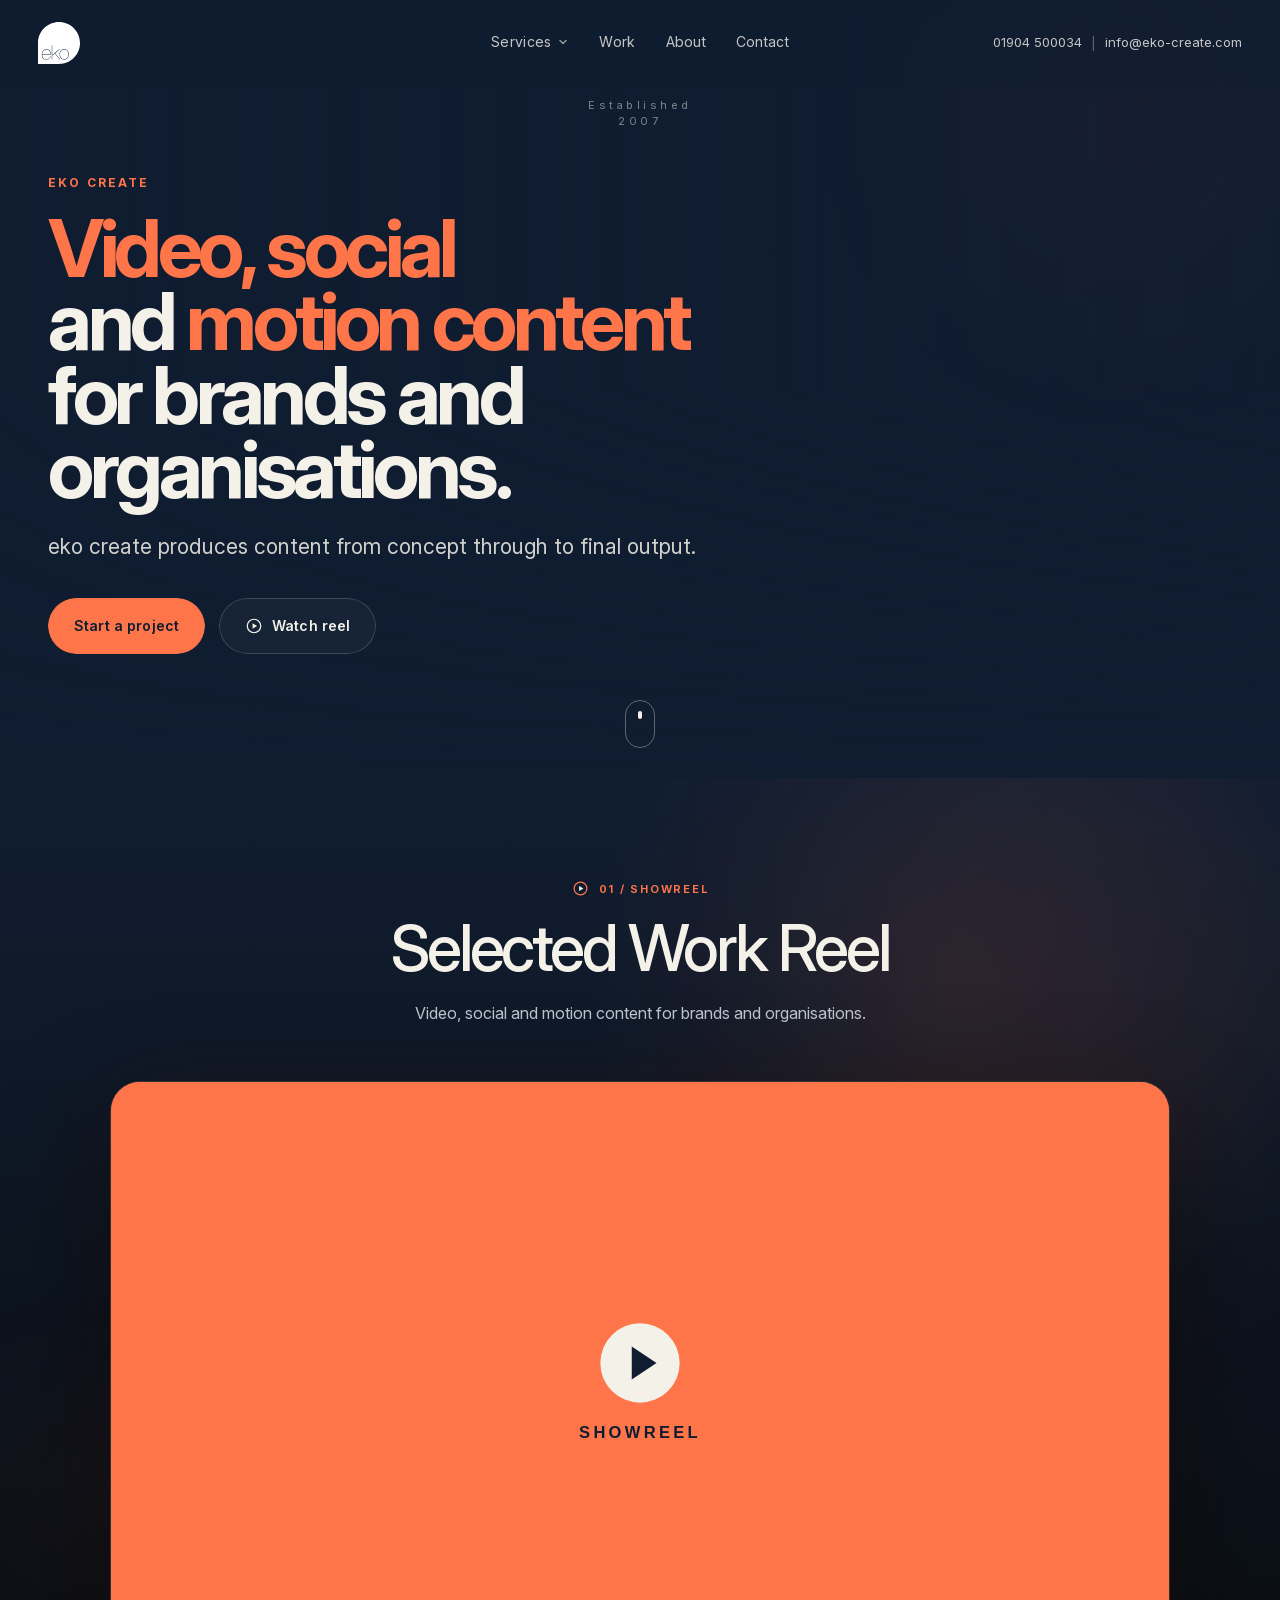
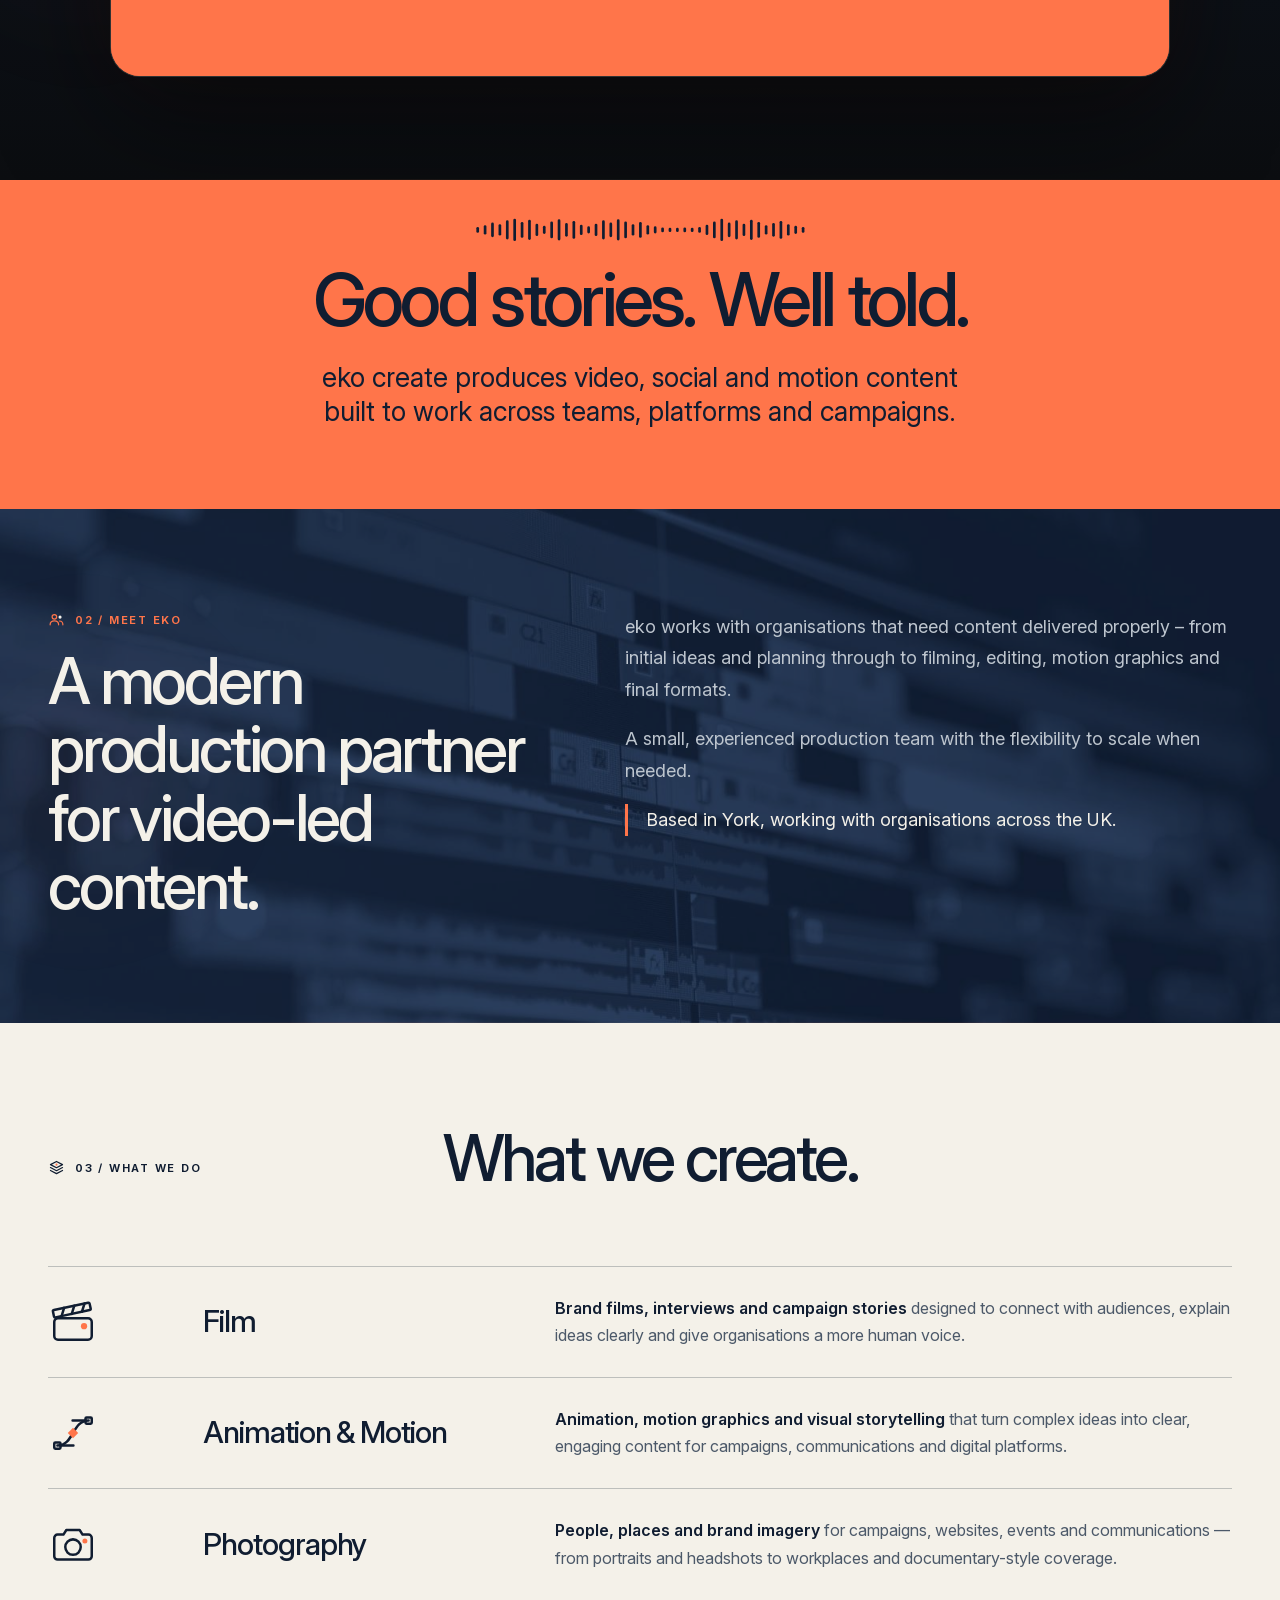
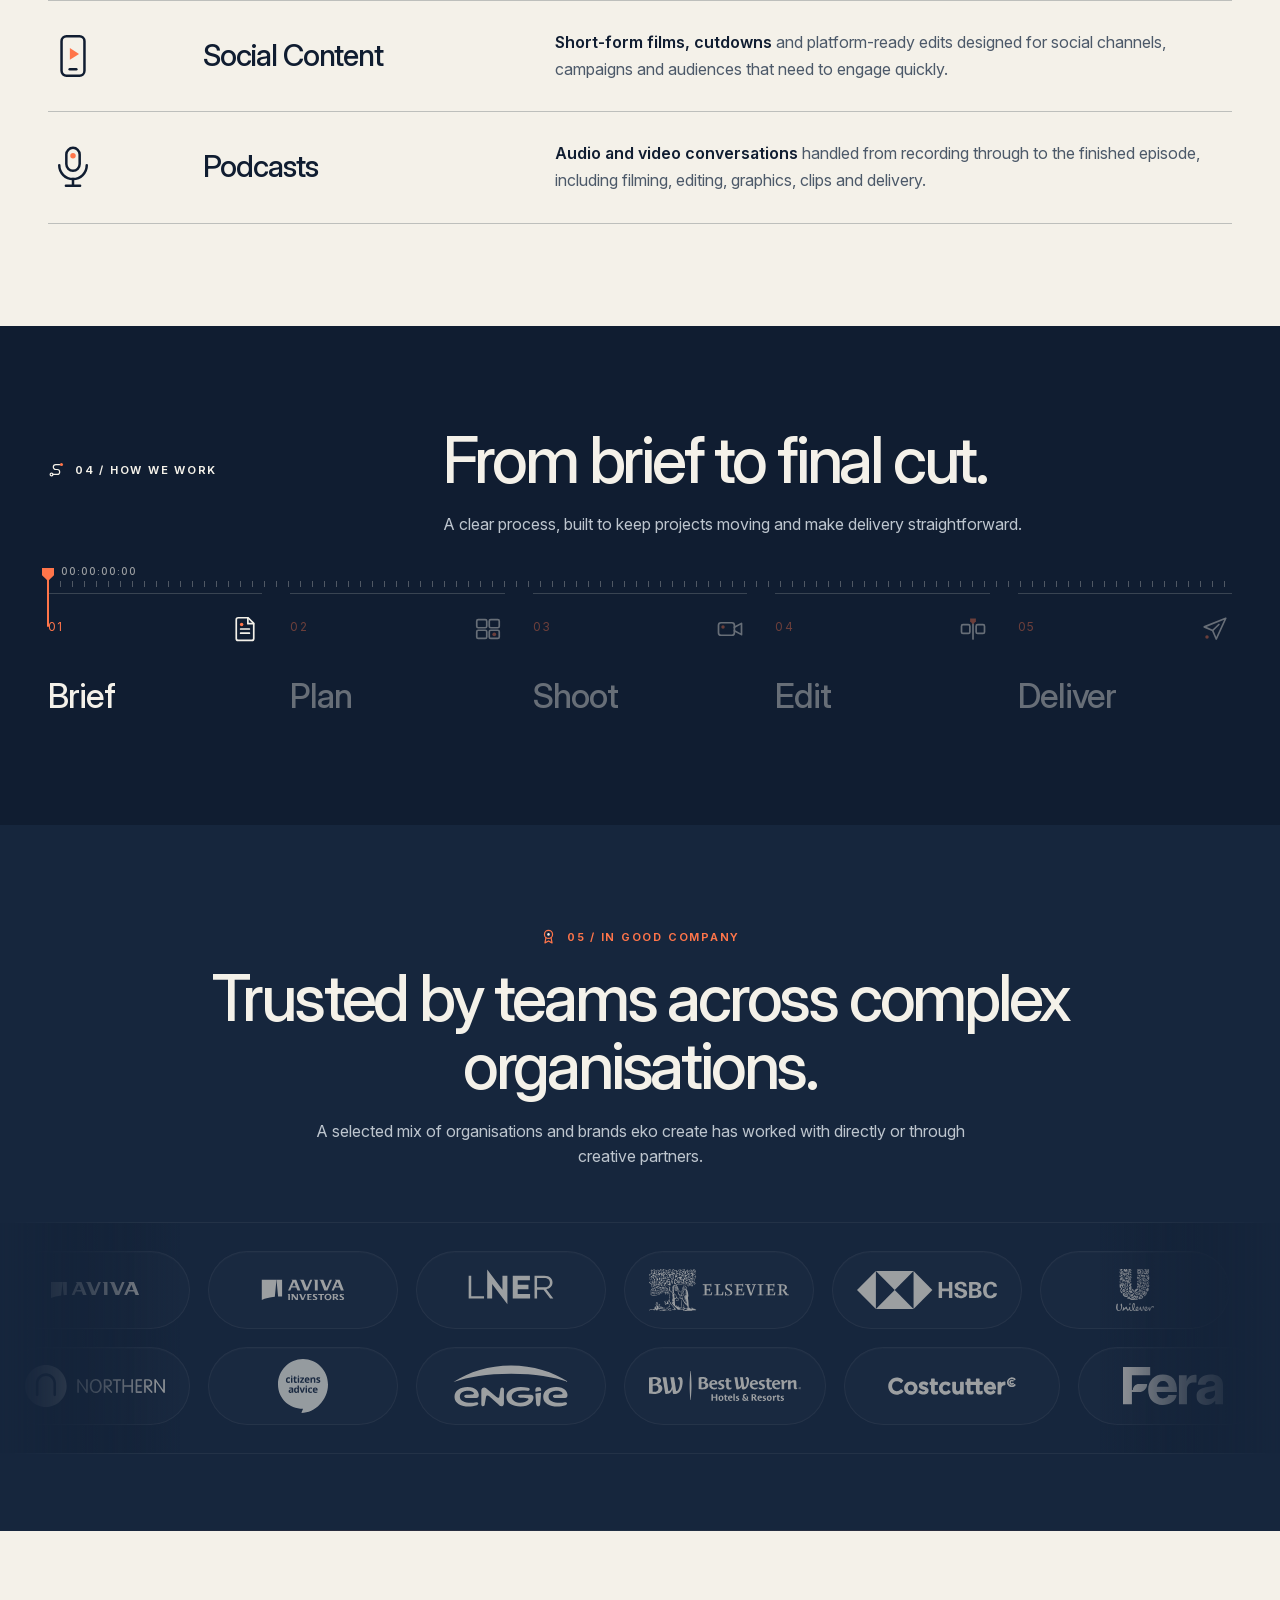
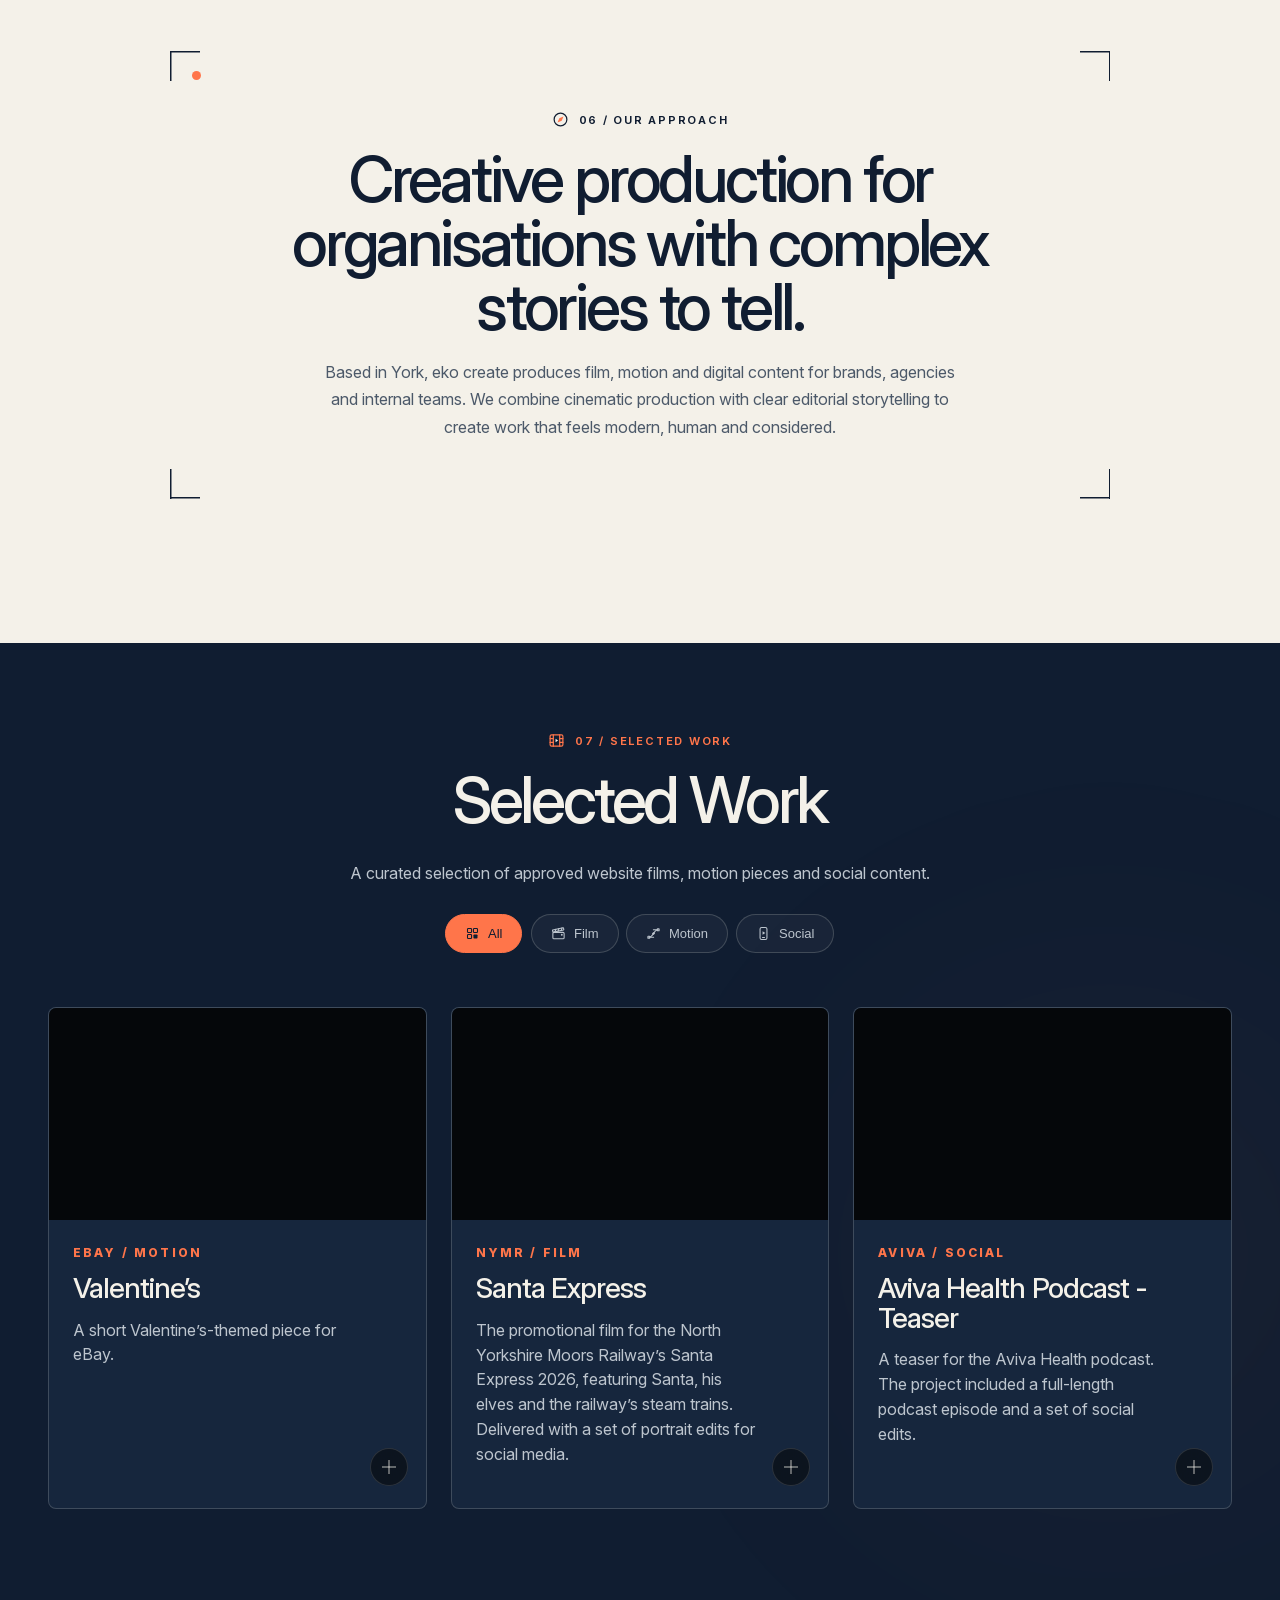
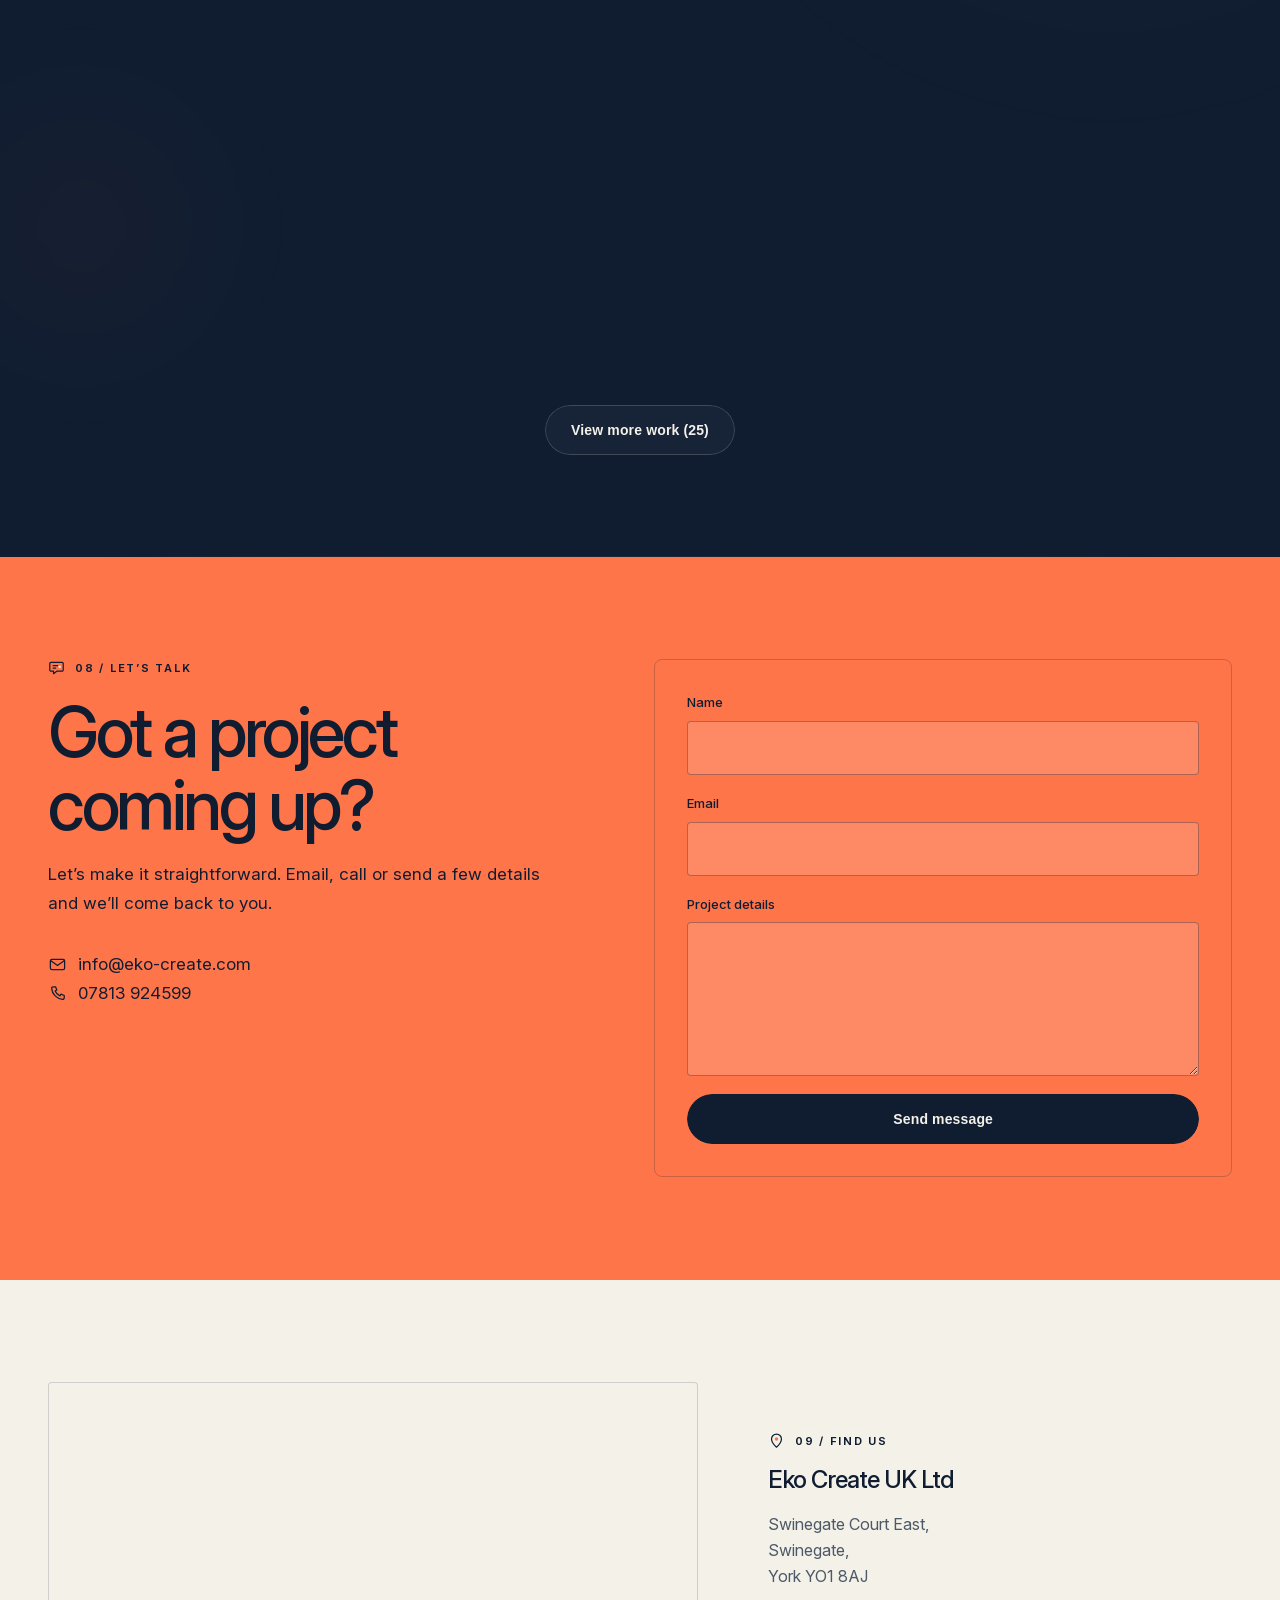
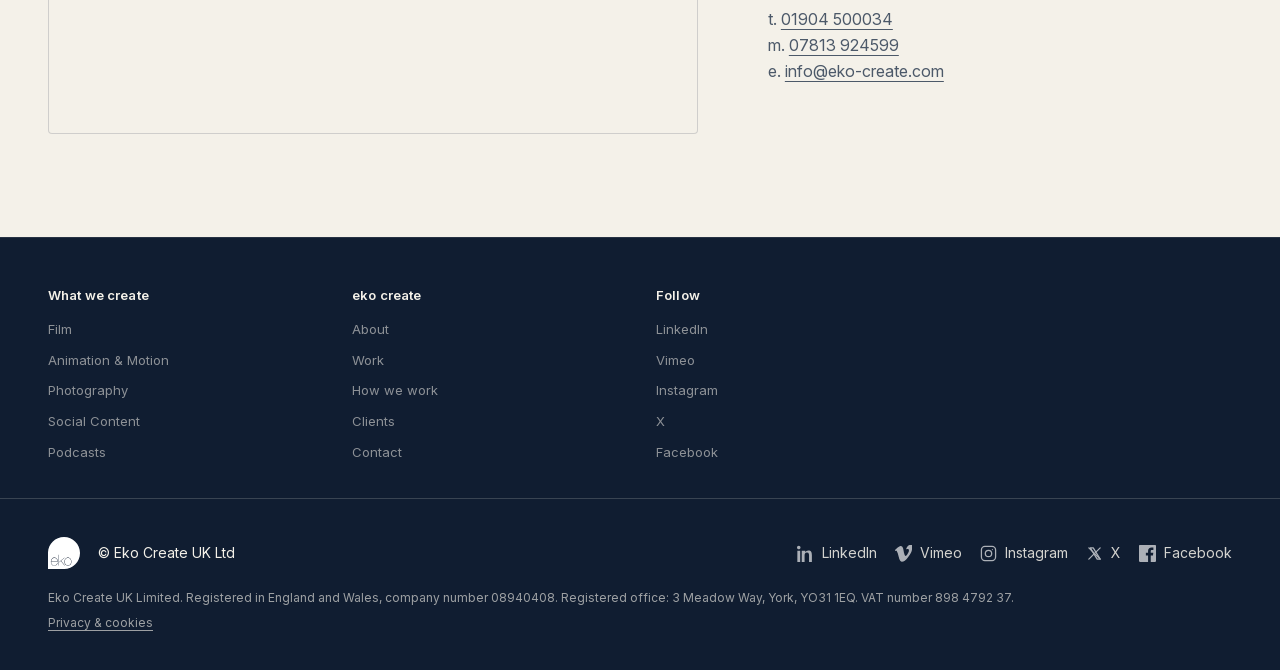
<file: index.html>
<!doctype html>
<html lang="en-GB">
<head>
  <meta charset="utf-8">
  <!-- Google Analytics 4 (G-3NTHLEY83C): loads only on eko-create.com. See assets/js/analytics.js -->
  <script defer src="assets/js/analytics.js?v=20261014-pv1"></script>
  <meta name="viewport" content="width=device-width, initial-scale=1">
  <title>Video Production York &amp; across the UK | eko create</title>
  <meta name="description" content="Video production for internal communications, campaigns, social, podcasts and motion. Based in York, eko create works with complex organisations across the UK.">
  <meta name="robots" content="index, follow, max-image-preview:large, max-snippet:-1, max-video-preview:-1">
  <meta name="theme-color" content="#101D31">
  <meta property="og:title" content="eko create - Video Production York">
  <meta property="og:description" content="Video, social and motion content for brands and organisations.">
  <meta property="og:type" content="website">
  <meta property="og:url" content="https://eko-create.com/">
  <link rel="canonical" href="https://eko-create.com/">
  <meta property="og:site_name" content="eko create">
  <meta property="og:locale" content="en_GB">
  <meta property="og:image" content="https://eko-create.com/assets/images/share.jpg">
  <meta property="og:image:width" content="1200">
  <meta property="og:image:height" content="630">
  <meta property="og:image:alt" content="eko create - Video Production York">
  <meta name="twitter:card" content="summary_large_image">
  <meta name="twitter:title" content="eko create - Video Production York">
  <meta name="twitter:description" content="Video, social and motion content for brands and organisations.">
  <meta name="twitter:image" content="https://eko-create.com/assets/images/share.jpg">
  <link rel="preload" href="assets/fonts/InterVariable-latin.woff2" as="font" type="font/woff2" crossorigin>
  <link rel="preload" href="assets/images/hero-slate-phone.jpg" as="image" fetchpriority="high" media="(max-width: 680px)">
  <link rel="preload" href="assets/images/hero-slate.jpg" as="image" fetchpriority="high" media="(min-width: 681px)">
  <link rel="preconnect" href="https://player.vimeo.com">
  <link rel="icon" href="/favicon.ico" sizes="48x48">
  <link rel="icon" type="image/png" sizes="96x96" href="/favicon-96.png">
  <link rel="icon" type="image/png" sizes="192x192" href="/favicon-192.png">
  <link rel="apple-touch-icon" href="assets/images/apple-touch-icon.png">
  <!-- Hero video on desktop: hide the photo from the very first paint so it doesn't flash before the video (Claude, 15 Oct 2026) -->
  <script>try{if(matchMedia('(min-width: 981px)').matches&&!matchMedia('(prefers-reduced-motion: reduce)').matches&&!(navigator.connection&&navigator.connection.saveData))document.documentElement.classList.add('hero-video-pending')}catch(e){}</script>
  <link rel="stylesheet" href="assets/css/home.bundle.css?v=a70f09b4">
  <script>try{if(!matchMedia('(prefers-reduced-motion: reduce)').matches){document.documentElement.classList.add('mx');if(matchMedia('(min-width: 981px)').matches)document.documentElement.classList.add('mx-full')}}catch(e){}</script>
  <script defer src="assets/js/motion.js?v=20261018-f1"></script>
  <!-- Business details for search engines. Every value is taken from this page or from Eko's Google listing. -->
  <script type="application/ld+json">
{
  "@context": "https://schema.org",
  "@graph": [
    {
      "@type": "ProfessionalService",
      "@id": "https://eko-create.com/#business",
      "name": "eko create",
      "legalName": "Eko Create UK Ltd",
      "url": "https://eko-create.com/",
      "description": "Video production for internal communications, campaigns, social, podcasts and motion. Based in York, eko create works with complex organisations across the UK.",
      "foundingDate": "2007",
      "logo": "https://eko-create.com/assets/images/eko-icon-512.png",
      "image": "https://eko-create.com/assets/images/share.jpg",
      "telephone": "+44 1904 500034",
      "email": "info@eko-create.com",
      "address": {
        "@type": "PostalAddress",
        "streetAddress": "Swinegate Court East, Swinegate",
        "addressLocality": "York",
        "postalCode": "YO1 8AJ",
        "addressCountry": "GB"
      },
      "geo": {
        "@type": "GeoCoordinates",
        "latitude": 53.9606558,
        "longitude": -1.0816923
      },
      "areaServed": {
        "@type": "Country",
        "name": "United Kingdom"
      },
      "sameAs": [
        "https://www.linkedin.com/company/eko-create/",
        "https://vimeo.com/user14855064",
        "https://www.instagram.com/ekocreate/",
        "https://twitter.com/eko_create",
        "https://www.facebook.com/ekocreate/"
      ],
      "makesOffer": [
        {
          "@type": "Offer",
          "itemOffered": {
            "@type": "Service",
            "name": "Film",
            "description": "Brand films, interviews and campaign stories designed to connect with audiences, explain ideas clearly and give organisations a more human voice."
          }
        },
        {
          "@type": "Offer",
          "itemOffered": {
            "@type": "Service",
            "name": "Animation & Motion",
            "description": "Animation, motion graphics and visual storytelling that turn complex ideas into clear, engaging content for campaigns, communications and digital platforms."
          }
        },
        {
          "@type": "Offer",
          "itemOffered": {
            "@type": "Service",
            "name": "Photography",
            "description": "People, places and brand imagery for campaigns, websites, events and communications — from portraits and headshots to workplaces and documentary-style coverage."
          }
        },
        {
          "@type": "Offer",
          "itemOffered": {
            "@type": "Service",
            "name": "Social Content",
            "description": "Short-form films, cutdowns and platform-ready edits designed for social channels, campaigns and audiences that need to engage quickly."
          }
        },
        {
          "@type": "Offer",
          "itemOffered": {
            "@type": "Service",
            "name": "Podcasts",
            "description": "Audio and video conversations handled from recording through to the finished episode, including filming, editing, graphics, clips and delivery."
          }
        }
      ]
    },
    {
      "@type": "WebSite",
      "@id": "https://eko-create.com/#website",
      "url": "https://eko-create.com/",
      "name": "eko create",
      "inLanguage": "en-GB",
      "publisher": {
        "@id": "https://eko-create.com/#business"
      }
    }
  ]
}
  </script>
  <!-- Hero video enhancement: place assets/video/hero-loop.mp4 to enable desktop video background. Existing hero image remains fallback. -->
</head>
<body>
  <div class="site-grain" aria-hidden="true"></div>
  <div class="cursor-glow" aria-hidden="true"></div>

  <!-- Eko icon set (Claude, 6 Oct 2026). Referenced with <use href="#i-name">. -->
  <svg class="eko-sprite" xmlns="http://www.w3.org/2000/svg" width="0" height="0" aria-hidden="true" focusable="false">
    <!-- Eko icon set: 24px grid, one line weight, one "tally light" accent per icon. -->
    <symbol id="i-play" viewBox="0 0 24 24"><circle pathLength="1" cx="12" cy="12" r="9"/><path class="i-dot" d="M10.1 8.3v7.4l6-3.7z"/></symbol>
    <symbol id="i-team" viewBox="0 0 24 24"><circle pathLength="1" cx="9" cy="8.2" r="3.2"/><path pathLength="1" d="M3 19.5c0-3.3 2.6-5.6 6-5.6s6 2.3 6 5.6"/><path pathLength="1" d="M16.2 14.1c2.8.1 4.8 2.2 4.8 5.4"/><circle class="i-dot" cx="17" cy="8.6" r="2.2"/></symbol>
    <symbol id="i-layers" viewBox="0 0 24 24"><path pathLength="1" d="M12 3.5l8.5 4.4-8.5 4.4-8.5-4.4z"/><path pathLength="1" d="M3.5 12.1l8.5 4.4 8.5-4.4"/><path pathLength="1" d="M3.5 16.2l8.5 4.4 8.5-4.4"/><circle class="i-dot" cx="12" cy="7.9" r="1.5"/></symbol>
    <symbol id="i-route" viewBox="0 0 24 24"><circle pathLength="1" cx="5" cy="19" r="2"/><path pathLength="1" d="M7 19h6a3.5 3.5 0 0 0 0-7h-2a3.5 3.5 0 0 1 0-7h5.6"/><circle class="i-dot" cx="19" cy="5" r="2.2"/></symbol>
    <symbol id="i-award" viewBox="0 0 24 24"><circle pathLength="1" cx="12" cy="9" r="5.7"/><path pathLength="1" d="M8.4 13.6L7 21l5-2.7 5 2.7-1.4-7.4"/><circle class="i-dot" cx="12" cy="9" r="1.8"/></symbol>
    <symbol id="i-compass" viewBox="0 0 24 24"><circle pathLength="1" cx="12" cy="12" r="9"/><path class="i-dot" d="M16.2 7.8l-2.5 5.9-5.9 2.5 2.5-5.9z"/></symbol>
    <symbol id="i-frames" viewBox="0 0 24 24"><rect pathLength="1" x="3" y="4" width="18" height="16" rx="2"/><path pathLength="1" d="M7.5 4v16M16.5 4v16"/><path pathLength="1" d="M3 9.3h4.5M3 14.7h4.5M16.5 9.3H21M16.5 14.7H21"/><path class="i-dot" d="M10.7 9.7v4.6l3.7-2.3z"/></symbol>
    <symbol id="i-chat" viewBox="0 0 24 24"><path pathLength="1" d="M4.2 4.8h15.6a1.7 1.7 0 0 1 1.7 1.7v9a1.7 1.7 0 0 1-1.7 1.7h-7.4l-4.6 3.6v-3.6H4.2a1.7 1.7 0 0 1-1.7-1.7v-9a1.7 1.7 0 0 1 1.7-1.7z"/><path pathLength="1" d="M7.3 9.4h6.2M7.3 12.8h3.6"/><circle class="i-dot" cx="16.6" cy="11.1" r="1.7"/></symbol>
    <symbol id="i-pin" viewBox="0 0 24 24"><path pathLength="1" d="M12 21.5s-7-6.2-7-11.6a7 7 0 0 1 14 0c0 5.4-7 11.6-7 11.6z"/><circle class="i-dot" cx="12" cy="9.9" r="2.4"/></symbol>
    <symbol id="i-film" viewBox="0 0 24 24"><rect pathLength="1" x="3" y="10.2" width="18" height="10.3" rx="1.8"/><g transform="rotate(-12 3 9.9)"><rect pathLength="1" x="3" y="6.3" width="18" height="3.6" rx=".6"/><path pathLength="1" d="M8.6 6.3l-2 3.6M13.6 6.3l-2 3.6M18.6 6.3l-2 3.6"/></g><circle class="i-dot" cx="17.3" cy="14" r="1.5"/></symbol>
    <symbol id="i-motion" viewBox="0 0 24 24"><path pathLength="1" d="M4.5 18C12.5 18 11.5 6 19.5 6"/><path pathLength="1" d="M6 18h6.2M18 6h-6.2"/><rect pathLength="1" x="3" y="16.5" width="3" height="3" rx=".5"/><rect pathLength="1" x="18" y="4.5" width="3" height="3" rx=".5"/><path class="i-dot" d="M12 9.5l2.5 2.5-2.5 2.5L9.5 12z"/></symbol>
    <symbol id="i-photo" viewBox="0 0 24 24"><path pathLength="1" d="M3 8.6A1.6 1.6 0 0 1 4.6 7h2.8l1.4-2.2h6.4L16.6 7h2.8A1.6 1.6 0 0 1 21 8.6v8.8a1.6 1.6 0 0 1-1.6 1.6H4.6A1.6 1.6 0 0 1 3 17.4z"/><circle pathLength="1" cx="12" cy="13" r="3.7"/><circle class="i-dot" cx="17.7" cy="10.1" r="1.2"/></symbol>
    <symbol id="i-social" viewBox="0 0 24 24"><rect pathLength="1" x="6.5" y="2.5" width="11" height="19" rx="2.4"/><path pathLength="1" d="M10.4 18.4h3.2"/><path class="i-dot" d="M10.5 8.2v5.6l4.4-2.8z"/></symbol>
    <symbol id="i-podcast" viewBox="0 0 24 24"><rect pathLength="1" x="8.8" y="2.8" width="6.4" height="11" rx="3.2"/><path pathLength="1" d="M5.4 11.2a6.6 6.6 0 0 0 13.2 0"/><path pathLength="1" d="M12 17.8V21M8.6 21h6.8"/><circle class="i-dot" cx="12" cy="6.6" r="1.3"/></symbol>
    <symbol id="i-brief" viewBox="0 0 24 24"><path pathLength="1" d="M6.6 3h7.9L19 7.5v12a1.6 1.6 0 0 1-1.6 1.6H6.6A1.6 1.6 0 0 1 5 19.5v-14.9A1.6 1.6 0 0 1 6.6 3z"/><path pathLength="1" d="M14.3 3.2v4.5h4.5"/><path pathLength="1" d="M8.5 12h7M8.5 15.3h7"/><circle class="i-dot" cx="9.3" cy="8.3" r="1.4"/></symbol>
    <symbol id="i-plan" viewBox="0 0 24 24"><rect pathLength="1" x="3" y="4.5" width="8" height="6.5" rx="1.2"/><rect pathLength="1" x="13" y="4.5" width="8" height="6.5" rx="1.2"/><rect pathLength="1" x="3" y="13" width="8" height="6.5" rx="1.2"/><rect pathLength="1" x="13" y="13" width="8" height="6.5" rx="1.2"/><circle class="i-dot" cx="17" cy="16.25" r="1.5"/></symbol>
    <symbol id="i-shoot" viewBox="0 0 24 24"><rect pathLength="1" x="2.8" y="7" width="12.7" height="10" rx="2"/><path pathLength="1" d="M15.5 10.6l5.7-3.1v9l-5.7-3.1"/><circle class="i-dot" cx="6.4" cy="10.4" r="1.4"/></symbol>
    <symbol id="i-edit" viewBox="0 0 24 24"><rect pathLength="1" x="2.8" y="8.5" width="6.7" height="7" rx="1.2"/><rect pathLength="1" x="14.5" y="8.5" width="6.7" height="7" rx="1.2"/><path pathLength="1" d="M12 7.6V20"/><path class="i-dot" d="M9.7 3.5h4.6v2.3L12 8.3 9.7 5.8z"/></symbol>
    <symbol id="i-deliver" viewBox="0 0 24 24"><path pathLength="1" d="M20.6 3.4L3.4 10.3l6.7 2.9 2.9 6.8z"/><path pathLength="1" d="M10.1 13.2l5-4.8"/><circle class="i-dot" cx="5.6" cy="18.4" r="1.4"/></symbol>
    <symbol id="i-mail" viewBox="0 0 24 24"><rect pathLength="1" x="3" y="5.5" width="18" height="13" rx="2"/><path pathLength="1" d="M3.6 7.3l8.4 6 8.4-6"/></symbol>
    <symbol id="i-phone" viewBox="0 0 24 24"><path pathLength="1" d="M6.5 3.5h3l1.6 4-2.1 1.4a11 11 0 0 0 6.1 6.1l1.4-2.1 4 1.6v3a1.9 1.9 0 0 1-2 1.9C11.1 18.8 5.2 12.9 4.6 5.5a1.9 1.9 0 0 1 1.9-2z"/></symbol>
    <symbol id="i-grid" viewBox="0 0 24 24"><rect pathLength="1" x="4" y="4" width="6.5" height="6.5" rx="1.3"/><rect pathLength="1" x="13.5" y="4" width="6.5" height="6.5" rx="1.3"/><rect pathLength="1" x="4" y="13.5" width="6.5" height="6.5" rx="1.3"/><rect class="i-dot" x="13.5" y="13.5" width="6.5" height="6.5" rx="1.3"/></symbol>
  </svg>

  <header class="site-header" data-animate="fade-down">
    <a class="brand" href="#top" aria-label="eko create home"><img src="assets/images/eko-logo.svg" alt="eko create" width="642" height="642"></a>
    <nav class="main-nav" aria-label="Main navigation">
      <div class="nav-drop">
        <a class="nav-drop-top" aria-controls="services-panel" aria-expanded="false" href="#services">Services<svg class="nav-drop-chev" viewBox="0 0 12 12" aria-hidden="true" focusable="false"><path d="M3 4.5 6 7.5 9 4.5"/></svg></a>
        <div class="nav-drop-panel" id="services-panel">
          <div class="nav-drop-inner">
            <a class="nav-svc" href="/corporate-video-production/"><svg class="ico" aria-hidden="true" focusable="false"><use href="#i-film"/></svg><span class="nav-svc-name">Film</span><svg class="nav-svc-arrow" viewBox="0 0 16 16" aria-hidden="true" focusable="false"><path d="M3 8h9M8.5 4.5 12 8l-3.5 3.5"/></svg></a>
            <a class="nav-svc" href="/animation-and-motion-graphics/"><svg class="ico" aria-hidden="true" focusable="false"><use href="#i-motion"/></svg><span class="nav-svc-name">Animation &amp; Motion</span><svg class="nav-svc-arrow" viewBox="0 0 16 16" aria-hidden="true" focusable="false"><path d="M3 8h9M8.5 4.5 12 8l-3.5 3.5"/></svg></a>
            <a class="nav-svc" href="/photography/"><svg class="ico" aria-hidden="true" focusable="false"><use href="#i-photo"/></svg><span class="nav-svc-name">Photography</span><svg class="nav-svc-arrow" viewBox="0 0 16 16" aria-hidden="true" focusable="false"><path d="M3 8h9M8.5 4.5 12 8l-3.5 3.5"/></svg></a>
            <a class="nav-svc" href="/social-media-video/"><svg class="ico" aria-hidden="true" focusable="false"><use href="#i-social"/></svg><span class="nav-svc-name">Social Content</span><svg class="nav-svc-arrow" viewBox="0 0 16 16" aria-hidden="true" focusable="false"><path d="M3 8h9M8.5 4.5 12 8l-3.5 3.5"/></svg></a>
            <a class="nav-svc" href="/podcast-production/"><svg class="ico" aria-hidden="true" focusable="false"><use href="#i-podcast"/></svg><span class="nav-svc-name">Podcasts</span><svg class="nav-svc-arrow" viewBox="0 0 16 16" aria-hidden="true" focusable="false"><path d="M3 8h9M8.5 4.5 12 8l-3.5 3.5"/></svg></a>
          </div>
        </div>
      </div>
      <a href="#portfolio">Work</a>
      <a href="/about/">About</a>
      <a href="#contact">Contact</a>
    </nav>
    <div class="top-contact">
      <a href="tel:+441904500034">01904 500034</a>
      <span>|</span>
      <a href="mailto:info@eko-create.com">info@eko-create.com</a>
    </div>
    <button class="nav-toggle" aria-label="Open navigation" aria-expanded="false" aria-controls="mobile-nav">
      <span></span><span></span><span></span>
    </button>
  </header>
  <nav class="mobile-nav" id="mobile-nav" aria-label="Mobile navigation" aria-hidden="true" inert>
    <a href="#services">Services</a>
    <div class="mobile-sub">
      <a href="/corporate-video-production/"><svg class="ico" aria-hidden="true" focusable="false"><use href="#i-film"/></svg>Film</a>
      <a href="/animation-and-motion-graphics/"><svg class="ico" aria-hidden="true" focusable="false"><use href="#i-motion"/></svg>Animation &amp; Motion</a>
      <a href="/photography/"><svg class="ico" aria-hidden="true" focusable="false"><use href="#i-photo"/></svg>Photography</a>
      <a href="/social-media-video/"><svg class="ico" aria-hidden="true" focusable="false"><use href="#i-social"/></svg>Social Content</a>
      <a href="/podcast-production/"><svg class="ico" aria-hidden="true" focusable="false"><use href="#i-podcast"/></svg>Podcasts</a>
    </div>
    <a href="#portfolio">Work</a>
    <a href="/about/">About</a>
    <a href="#contact">Contact</a>
    <a href="tel:+441904500034">01904 500034</a>
    <a href="mailto:info@eko-create.com">info@eko-create.com</a>
  </nav>

  <main id="top">
    <section class="hero" aria-label="eko create hero">

<video class="hero-bg-video" muted loop playsinline preload="none" aria-hidden="true">
  <source data-src="assets/video/hero-loop.mp4?v=20261020-v3" type="video/mp4">
</video>


<div class="hero-established">
  <span>Established</span>
  <span>2007</span>
</div>


      <div class="hero-media" aria-hidden="true"></div>
      <div class="hero-overlay" aria-hidden="true"></div>
      <div class="hero-content">

        <p class="eyebrow" data-animate="fade-up">eko create</p>
        <h1 class="hero-title" data-animate="split-lines"><span><em class="hero-accent">Video, social</em></span> <span>and <em class="hero-accent">motion content</em></span> <span>for brands and</span> <span>organisations.</span></h1>
        <p class="hero-copy" data-animate="fade-up" data-delay="1250">eko create produces content from concept through to final output.</p>
        <div class="hero-actions" data-animate="fade-up" data-delay="1420">
          <a class="btn btn-primary" href="#contact">Start a project</a>
          <a class="btn btn-ghost" href="#reel" data-reel-trigger><svg class="ico b-ico" aria-hidden="true" focusable="false"><use href="#i-play"/></svg>Watch reel</a>
        </div>
      </div>
      <a class="scroll-cue" href="#reel" aria-label="Scroll to showreel"><span></span></a>
    </section>

    



<section id="reel" class="reel-section section-dark reveal-section eko-vimeo-reel" aria-label="Selected Work Reel">
  <div class="reel-bg-glow" aria-hidden="true"></div>

  <div class="container">
    <div class="section-heading-standard reel-heading-fixed">
      <p class="section-kicker centered-kicker"><svg class="ico k-ico" aria-hidden="true" focusable="false"><use href="#i-play"/></svg>01 / SHOWREEL</p>
      <h2>Selected Work Reel</h2>
      <p class="section-intro centered-intro">Video, social and motion content for brands and organisations.</p>
    </div>
    <div class="reel-frame reveal-card reel-embed-frame">
      <button class="reel-poster" type="button" aria-label="Play eko create showreel"><img src="assets/images/showreel-poster.svg?v=3" alt="" width="1920" height="1080"></button>
      <iframe data-reel-src="https://player.vimeo.com/video/1190711612?h=6c7e8990a5&title=0&byline=0&portrait=0&badge=0&autopause=0" tabindex="-1" title="eko create Showreel" allow="autoplay; fullscreen; picture-in-picture; clipboard-write; encrypted-media; web-share" referrerpolicy="strict-origin-when-cross-origin" allowfullscreen loading="lazy"></iframe>
    </div>
  </div>
</section>





    <section id="statement" class="blue-statement reveal-section" aria-label="Good stories. Well told.">
      <div class="container statement-inner">
        <span class="statement-wave" aria-hidden="true"><svg viewBox="0 0 450 40" preserveAspectRatio="none" focusable="false"><line x1="5" x2="5" y1="17" y2="23" style="--i:0"/><line x1="15" x2="15" y1="14" y2="26" style="--i:1"/><line x1="25" x2="25" y1="9" y2="31" style="--i:2"/><line x1="35" x2="35" y1="12" y2="28" style="--i:3"/><line x1="45" x2="45" y1="5" y2="35" style="--i:4"/><line x1="55" x2="55" y1="2" y2="38" style="--i:5"/><line x1="65" x2="65" y1="8" y2="32" style="--i:6"/><line x1="75" x2="75" y1="4" y2="36" style="--i:7"/><line x1="85" x2="85" y1="11" y2="29" style="--i:8"/><line x1="95" x2="95" y1="15" y2="25" style="--i:9"/><line x1="105" x2="105" y1="7" y2="33" style="--i:10"/><line x1="115" x2="115" y1="3" y2="37" style="--i:11"/><line x1="125" x2="125" y1="10" y2="30" style="--i:12"/><line x1="135" x2="135" y1="6" y2="34" style="--i:13"/><line x1="145" x2="145" y1="13" y2="27" style="--i:14"/><line x1="155" x2="155" y1="16" y2="24" style="--i:15"/><line x1="165" x2="165" y1="11" y2="29" style="--i:16"/><line x1="175" x2="175" y1="5" y2="35" style="--i:17"/><line x1="185" x2="185" y1="9" y2="31" style="--i:18"/><line x1="195" x2="195" y1="3" y2="37" style="--i:19"/><line x1="205" x2="205" y1="7" y2="33" style="--i:20"/><line x1="215" x2="215" y1="12" y2="28" style="--i:21"/><line x1="225" x2="225" y1="8" y2="32" style="--i:22"/><line x1="235" x2="235" y1="14" y2="26" style="--i:23"/><line x1="245" x2="245" y1="16" y2="24" style="--i:24"/><line x1="255" x2="255" y1="18" y2="22" style="--i:25"/><line x1="265" x2="265" y1="18.5" y2="21.5" style="--i:26"/><line x1="275" x2="275" y1="18.5" y2="21.5" style="--i:27"/><line x1="285" x2="285" y1="18" y2="22" style="--i:28"/><line x1="295" x2="295" y1="18.5" y2="21.5" style="--i:29"/><line x1="305" x2="305" y1="17" y2="23" style="--i:30"/><line x1="315" x2="315" y1="13" y2="27" style="--i:31"/><line x1="325" x2="325" y1="7" y2="33" style="--i:32"/><line x1="335" x2="335" y1="2" y2="38" style="--i:33"/><line x1="345" x2="345" y1="9" y2="31" style="--i:34"/><line x1="355" x2="355" y1="5" y2="35" style="--i:35"/><line x1="365" x2="365" y1="11" y2="29" style="--i:36"/><line x1="375" x2="375" y1="4" y2="36" style="--i:37"/><line x1="385" x2="385" y1="8" y2="32" style="--i:38"/><line x1="395" x2="395" y1="14" y2="26" style="--i:39"/><line x1="405" x2="405" y1="10" y2="30" style="--i:40"/><line x1="415" x2="415" y1="6" y2="34" style="--i:41"/><line x1="425" x2="425" y1="12" y2="28" style="--i:42"/><line x1="435" x2="435" y1="15" y2="25" style="--i:43"/><line x1="445" x2="445" y1="17" y2="23" style="--i:44"/></svg></span>
        <h2>Good stories. Well told.</h2>
        <p>eko create produces video, social and motion content <br>built to work across teams, platforms and campaigns.</p>
      </div>
    </section>

    <section class="intro section-charcoal reveal-section" aria-label="About eko create">
      <img class="sec-photo intro-photo" src="assets/images/intro-timeline.jpg" alt="" aria-hidden="true" width="1600" height="1066" loading="lazy" decoding="async">
      <div class="container intro-grid">
        <div>
          <p class="section-kicker centered-kicker"><svg class="ico k-ico" aria-hidden="true" focusable="false"><use href="#i-team"/></svg>02 / MEET EKO</p>
          <h2>A modern production partner for video-led content.</h2>
        </div>
        <div class="intro-copy">
          <p>eko works with organisations that need content delivered properly – from initial ideas and planning through to filming, editing, motion graphics and final formats.</p>
          <p>A small, experienced production team with the flexibility to scale when needed.</p>
          <p class="based">Based in York, working with organisations across the UK.</p>
        </div>
      </div>
    </section>

    <section id="services" class="services section-dark reveal-section">
      <div class="container">
        <div class="section-heading section-heading-standard">
          <p class="section-kicker centered-kicker"><svg class="ico k-ico" aria-hidden="true" focusable="false"><use href="#i-layers"/></svg>03 / WHAT WE DO</p>
          <h2>What we create.</h2>
        </div>
        <div class="service-grid">
          <article class="service-card reveal-card"><svg class="ico svc-ico" aria-hidden="true" focusable="false"><use href="#i-film"/></svg><span>01</span><h3><a href="/corporate-video-production/">Film</a></h3><p><strong>Brand films, interviews and campaign stories</strong> designed to connect with audiences, explain ideas clearly and give organisations a more human voice.</p></article>
          <article class="service-card reveal-card"><svg class="ico svc-ico" aria-hidden="true" focusable="false"><use href="#i-motion"/></svg><span>02</span><h3><a href="/animation-and-motion-graphics/">Animation &amp; Motion</a></h3><p><strong>Animation, motion graphics and visual storytelling</strong> that turn complex ideas into clear, engaging content for campaigns, communications and digital platforms.</p></article>
          <article class="service-card reveal-card"><svg class="ico svc-ico" aria-hidden="true" focusable="false"><use href="#i-photo"/></svg><span>03</span><h3><a href="/photography/">Photography</a></h3><p><strong>People, places and brand imagery</strong> for campaigns, websites, events and communications — from portraits and headshots to workplaces and documentary-style coverage.</p></article>
          <article class="service-card reveal-card"><svg class="ico svc-ico" aria-hidden="true" focusable="false"><use href="#i-social"/></svg><span>04</span><h3><a href="/social-media-video/">Social Content</a></h3><p><strong>Short-form films, cutdowns</strong> and platform-ready edits designed for social channels, campaigns and audiences that need to engage quickly.</p></article>
          <article class="service-card reveal-card"><svg class="ico svc-ico" aria-hidden="true" focusable="false"><use href="#i-podcast"/></svg><span>05</span><h3><a href="/podcast-production/">Podcasts</a></h3><p><strong>Audio and video conversations</strong> handled from recording through to the finished episode, including filming, editing, graphics, clips and delivery.</p></article>
        </div>
      </div>
    </section>

    <section id="process" class="process section-charcoal reveal-section" aria-label="How it works">
      <div class="container">
        <div class="section-heading centered">
          <p class="section-kicker centered-kicker"><svg class="ico k-ico" aria-hidden="true" focusable="false"><use href="#i-route"/></svg>04 / HOW WE WORK</p>
          <h2>From brief to final cut.</h2>
          <p>A clear process, built to keep projects moving and make delivery straightforward.</p>
        </div>
        <div class="process-row">
          <div class="process-step reveal-card" data-delay="0">
            <span class="process-number">01</span>
            <svg class="ico step-ico" aria-hidden="true" focusable="false"><use href="#i-brief"/></svg>
            <strong>Brief</strong>
          </div>
          <div class="process-step reveal-card" data-delay="100">
            <span class="process-number">02</span>
            <svg class="ico step-ico" aria-hidden="true" focusable="false"><use href="#i-plan"/></svg>
            <strong>Plan</strong>
          </div>
          <div class="process-step reveal-card" data-delay="200">
            <span class="process-number">03</span>
            <svg class="ico step-ico" aria-hidden="true" focusable="false"><use href="#i-shoot"/></svg>
            <strong>Shoot</strong>
          </div>
          <div class="process-step reveal-card" data-delay="300">
            <span class="process-number">04</span>
            <svg class="ico step-ico" aria-hidden="true" focusable="false"><use href="#i-edit"/></svg>
            <strong>Edit</strong>
          </div>
          <div class="process-step reveal-card" data-delay="400">
            <span class="process-number">05</span>
            <svg class="ico step-ico" aria-hidden="true" focusable="false"><use href="#i-deliver"/></svg>
            <strong>Deliver</strong>
          </div>
        </div>
      </div>
    </section>

    <section id="clients" class="clients section-dark reveal-section" aria-label="Selected clients">
      <div class="container clients-intro">
        <p class="section-kicker centered-kicker"><svg class="ico k-ico" aria-hidden="true" focusable="false"><use href="#i-award"/></svg>05 / IN GOOD COMPANY</p>
        <h2>Trusted by teams across complex organisations.</h2>
        <p class="client-note">A selected mix of organisations and brands eko create has worked with directly or through creative partners.</p>
      </div>

      <a class="client-marquee reveal-card" href="/clients/" aria-label="Client logos: see all our clients">
        <div class="client-marquee-row">
          <div class="client-marquee-track">
            <div class="client-marquee-set">
              <span class="client-marquee-item"><img src="assets/logos/aviva.svg" alt="Aviva" width="294" height="108"></span>
              <span class="client-marquee-item"><img src="assets/logos/aviva-investors.svg" alt="Aviva Investors" width="505" height="205"></span>
              <span class="client-marquee-item"><img src="assets/logos/lner.svg" alt="LNER" width="825" height="391"></span>
              <span class="client-marquee-item"><img src="assets/logos/elsevier.svg" alt="Elsevier" width="1882" height="564"></span>
              <span class="client-marquee-item"><img src="assets/logos/hsbc.svg" alt="HSBC" width="316" height="85"></span>
              <span class="client-marquee-item"><img src="assets/logos/unilever.svg" alt="Unilever" width="108" height="119"></span>
              <span class="client-marquee-item"><img src="assets/logos/cabinet-office.svg" alt="Cabinet Office" width="500" height="194"></span>
              <span class="client-marquee-item"><img src="assets/logos/aberdeen.svg" alt="Aberdeen" width="304" height="66"></span>
              <span class="client-marquee-item"><img src="assets/logos/your-move.svg" alt="Your Move" width="781" height="404"></span>
              <span class="client-marquee-item"><img src="assets/logos/heineken.svg" alt="Heineken" width="214" height="38"></span>
              <span class="client-marquee-item"><img src="assets/logos/bupa-cream.svg" alt="Bupa" width="102" height="102"></span>
              <span class="client-marquee-item"><img src="assets/logos/british-gas.svg" alt="British Gas" width="586" height="227"></span>
            </div>
            <div class="client-marquee-set" aria-hidden="true">
              <span class="client-marquee-item"><img src="assets/logos/aviva.svg" alt="" width="294" height="108"></span>
              <span class="client-marquee-item"><img src="assets/logos/aviva-investors.svg" alt="" width="505" height="205"></span>
              <span class="client-marquee-item"><img src="assets/logos/lner.svg" alt="" width="825" height="391"></span>
              <span class="client-marquee-item"><img src="assets/logos/elsevier.svg" alt="" width="1882" height="564"></span>
              <span class="client-marquee-item"><img src="assets/logos/hsbc.svg" alt="" width="316" height="85"></span>
              <span class="client-marquee-item"><img src="assets/logos/unilever.svg" alt="" width="108" height="119"></span>
              <span class="client-marquee-item"><img src="assets/logos/cabinet-office.svg" alt="" width="500" height="194"></span>
              <span class="client-marquee-item"><img src="assets/logos/aberdeen.svg" alt="" width="304" height="66"></span>
              <span class="client-marquee-item"><img src="assets/logos/your-move.svg" alt="" width="781" height="404"></span>
              <span class="client-marquee-item"><img src="assets/logos/heineken.svg" alt="" width="214" height="38"></span>
              <span class="client-marquee-item"><img src="assets/logos/bupa-cream.svg" alt="" width="102" height="102"></span>
              <span class="client-marquee-item"><img src="assets/logos/british-gas.svg" alt="" width="586" height="227"></span>
            </div>
          </div>
        </div>
        <div class="client-marquee-row reverse">
          <div class="client-marquee-track">
            <div class="client-marquee-set">
              <span class="client-marquee-item"><img src="assets/logos/northern-trains.svg" alt="Northern Trains" width="576" height="171"></span>
              <span class="client-marquee-item"><img src="assets/logos/ca-cream.svg" alt="Citizens Advice" width="102" height="109"></span>
              <span class="client-marquee-item"><img src="assets/logos/engie.svg" alt="Engie" width="29" height="11"></span>
              <span class="client-marquee-item"><img src="assets/logos/best-western.svg" alt="Best Western" width="300" height="60"></span>
              <span class="client-marquee-item"><img src="assets/logos/costcutter.svg" alt="Costcutter" width="466" height="73"></span>
              <span class="client-marquee-item"><img src="assets/logos/fera.svg" alt="Fera" width="100" height="38"></span>
              <span class="client-marquee-item"><img src="assets/logos/stowe-cream.svg" alt="Stowe Family Law" width="850" height="850"></span>
              <span class="client-marquee-item"><img src="assets/logos/st-leonards.svg" alt="St Leonard's Hospice" width="828" height="281"></span>
              <span class="client-marquee-item"><img src="assets/logos/jrf.svg" alt="Joseph Rowntree Foundation" width="736" height="736"></span>
              <span class="client-marquee-item"><img src="assets/logos/nymr.svg" alt="North Yorkshire Moors Railway" width="521" height="357"></span>
              <span class="client-marquee-item"><img src="assets/logos/rac.svg" alt="RAC" width="41" height="15"></span>
              <span class="client-marquee-item"><img src="assets/logos/william-hill.svg" alt="William Hill" width="292" height="69"></span>
            </div>
            <div class="client-marquee-set" aria-hidden="true">
              <span class="client-marquee-item"><img src="assets/logos/northern-trains.svg" alt="" width="576" height="171"></span>
              <span class="client-marquee-item"><img src="assets/logos/ca-cream.svg" alt="" width="102" height="109"></span>
              <span class="client-marquee-item"><img src="assets/logos/engie.svg" alt="" width="29" height="11"></span>
              <span class="client-marquee-item"><img src="assets/logos/best-western.svg" alt="" width="300" height="60"></span>
              <span class="client-marquee-item"><img src="assets/logos/costcutter.svg" alt="" width="466" height="73"></span>
              <span class="client-marquee-item"><img src="assets/logos/fera.svg" alt="" width="100" height="38"></span>
              <span class="client-marquee-item"><img src="assets/logos/stowe-cream.svg" alt="" width="850" height="850"></span>
              <span class="client-marquee-item"><img src="assets/logos/st-leonards.svg" alt="" width="828" height="281"></span>
              <span class="client-marquee-item"><img src="assets/logos/jrf.svg" alt="" width="736" height="736"></span>
              <span class="client-marquee-item"><img src="assets/logos/nymr.svg" alt="" width="521" height="357"></span>
              <span class="client-marquee-item"><img src="assets/logos/rac.svg" alt="" width="41" height="15"></span>
              <span class="client-marquee-item"><img src="assets/logos/william-hill.svg" alt="" width="292" height="69"></span>
            </div>
          </div>
        </div>
      </a>
</section>

    



<section class="about-section reveal-section">
  <div class="container">
    <div class="section-heading section-heading-standard">
      <p class="section-kicker centered-kicker"><svg class="ico k-ico" aria-hidden="true" focusable="false"><use href="#i-compass"/></svg>06 / OUR APPROACH</p>
      <h2>Creative production for organisations with complex stories to tell.</h2>
      <p class="section-intro centered-intro">
        Based in York, eko create produces film, motion and digital content for brands, agencies and internal teams.
        We combine cinematic production with clear editorial storytelling to create work that feels modern, human and considered.
      </p>
    </div>
  </div>
</section>

<section id="portfolio" class="portfolio section-dark reveal-section eko-slick-portfolio">
  <div class="portfolio-ambient" aria-hidden="true"></div>
  <div class="container">
    
    <div class="portfolio-head section-heading section-heading-standard">
      <p class="section-kicker centered-kicker"><svg class="ico k-ico" aria-hidden="true" focusable="false"><use href="#i-frames"/></svg>07 / SELECTED WORK</p>
      <h2>Selected Work</h2>
      <p class="section-intro centered-intro portfolio-intro">A curated selection of approved website films, motion pieces and social content.</p>
      <div class="filters" role="group" aria-label="Filter portfolio">
        <button class="filter active" data-filter="all" type="button"><svg class="ico f-ico" aria-hidden="true" focusable="false"><use href="#i-grid"/></svg><span>All</span></button>
        <button class="filter" data-filter="film" type="button"><svg class="ico f-ico" aria-hidden="true" focusable="false"><use href="#i-film"/></svg><span>Film</span></button>
        <button class="filter" data-filter="motion" type="button"><svg class="ico f-ico" aria-hidden="true" focusable="false"><use href="#i-motion"/></svg><span>Motion</span></button>
        <button class="filter" data-filter="social" type="button"><svg class="ico f-ico" aria-hidden="true" focusable="false"><use href="#i-social"/></svg><span>Social</span></button>
      </div>
    </div>

    <div class="portfolio-grid slick-portfolio-grid" id="portfolioGrid" aria-live="polite"></div>
    <div class="portfolio-actions">
      <button class="btn btn-ghost" id="loadMoreWork" type="button">View more work</button>
    </div>
  </div>
</section>




    <section id="contact" class="contact section-dark reveal-section">
      <div class="container contact-grid">
        <div class="contact-copy">
          <p class="section-kicker centered-kicker"><svg class="ico k-ico" aria-hidden="true" focusable="false"><use href="#i-chat"/></svg>08 / LET’S TALK</p>
          <h2>Got a project coming up?</h2>
          <p>Let’s make it straightforward. Email, call or send a few details and we’ll come back to you.</p>
          <p class="direct-contact"><a href="mailto:info@eko-create.com"><svg class="ico c-ico" aria-hidden="true" focusable="false"><use href="#i-mail"/></svg>info@eko-create.com</a><br><a href="tel:+447813924599"><svg class="ico c-ico" aria-hidden="true" focusable="false"><use href="#i-phone"/></svg>07813 924599</a></p>
        </div>
        <form class="contact-form" name="contact" method="POST" action="/thank-you.html">
          <input type="hidden" name="form-name" value="contact">
          <p class="hidden"><label>Don’t fill this out: <input name="bot-field"></label></p>
          <label>Name<input type="text" name="name" required></label>
          <label>Email<input type="email" name="contact_email" required></label>
          <label>Project details<textarea name="message" rows="5" required></textarea></label>
          <div class="captcha-panel"><div class="captcha-widget"></div></div>
          <button class="btn btn-primary" type="submit">Send message</button>
        </form>
      </div>
    </section>

    <section id="location" class="map-contact section-charcoal reveal-section" aria-label="Location and contact details">
      <div class="container map-grid">
        <div class="map-card">
          <iframe class="map-embed" title="Map showing eko create in York" loading="lazy" referrerpolicy="no-referrer-when-downgrade" src="https://www.google.com/maps?q=eko%20create%2C%20Swinegate%20Court%20East%2C%20York%20YO1%208AJ&z=17&output=embed"></iframe>
          <span class="map-pin" aria-hidden="true"></span>
        </div>
        <div class="address-card reveal-card">
          <p class="section-kicker centered-kicker"><svg class="ico k-ico" aria-hidden="true" focusable="false"><use href="#i-pin"/></svg>09 / FIND US</p>
          <h2>Eko Create UK Ltd</h2>
          <p>Swinegate Court East,<br>Swinegate,<br>York YO1 8AJ</p>
          <p>t. <a href="tel:+441904500034">01904 500034</a><br>m. <a href="tel:+447813924599">07813 924599</a><br>e. <a href="mailto:info@eko-create.com">info@eko-create.com</a></p>
        </div>
      </div>
    </section>
  </main>

<nav class="home-links" aria-label="Site links">
    <div class="container home-links-grid">
      <div><h2>What we create</h2><ul>
        <li><a href="/corporate-video-production/">Film</a></li>
        <li><a href="/animation-and-motion-graphics/">Animation &amp; Motion</a></li>
        <li><a href="/photography/">Photography</a></li>
        <li><a href="/social-media-video/">Social Content</a></li>
        <li><a href="/podcast-production/">Podcasts</a></li>
      </ul></div>
      <div><h2>eko create</h2><ul>
        <li><a href="/about/">About</a></li>
        <li><a href="#portfolio">Work</a></li>
        <li><a href="#process">How we work</a></li>
        <li><a href="/clients/">Clients</a></li>
        <li><a href="#contact">Contact</a></li>
      </ul></div>
      <div><h2>Follow</h2><ul>
        <li><a href="https://www.linkedin.com/company/eko-create/" target="_blank" rel="noopener">LinkedIn</a></li>
        <li><a href="https://vimeo.com/user14855064" target="_blank" rel="noopener">Vimeo</a></li>
        <li><a href="https://www.instagram.com/ekocreate/" target="_blank" rel="noopener">Instagram</a></li>
        <li><a href="https://twitter.com/eko_create" target="_blank" rel="noopener">X</a></li>
        <li><a href="https://www.facebook.com/ekocreate/" target="_blank" rel="noopener">Facebook</a></li>
      </ul></div>
    </div>
  </nav>

<footer class="site-footer">
    <div class="container footer-inner">
      <div class="footer-brand"><a href="#top" aria-label="eko create home"><img src="assets/images/eko-logo.svg" alt="eko create" width="642" height="642"></a><p>© Eko Create UK Ltd</p></div>
      <div class="social-icons" aria-label="Social links">
        <a href="https://www.linkedin.com/company/eko-create/" target="_blank" rel="noopener" aria-label="LinkedIn"><img src="assets/icons/linkedin.svg" alt="" width="24" height="24"><span>LinkedIn</span></a>
        <a href="https://vimeo.com/user14855064" target="_blank" rel="noopener" aria-label="Vimeo"><img src="assets/icons/vimeo.svg" alt="" width="24" height="24"><span>Vimeo</span></a>
        <a href="https://www.instagram.com/ekocreate/" target="_blank" rel="noopener" aria-label="Instagram"><img src="assets/icons/instagram.svg" alt="" width="24" height="24"><span>Instagram</span></a>
        <a href="https://twitter.com/eko_create" target="_blank" rel="noopener" aria-label="X"><img src="assets/icons/x.svg" alt="" width="24" height="24"><span>X</span></a>
        <a href="https://www.facebook.com/ekocreate/" target="_blank" rel="noopener" aria-label="Facebook"><img src="assets/icons/facebook.svg" alt="" width="24" height="24"><span>Facebook</span></a>
      </div>
    </div>
    <div class="container footer-legal">
      <p>Eko Create UK Limited. Registered in England and Wales, company number 08940408. Registered office: 3 Meadow Way, York, YO31&nbsp;1EQ. VAT number 898&nbsp;4792&nbsp;37.</p>
      <p class="footer-privacy"><a href="/privacy/">Privacy &amp; cookies</a></p>
    </div>
    <a class="mobile-call" href="tel:+447813924599" aria-label="Call eko create on 07813 924599">Call</a>
  </footer>

  <script src="assets/js/main.js?v=20261116-cap1"></script>
  <script src="assets/js/enhance.js?v=20261007-claude7"></script>
<script src="assets/js/reel-poster.js"></script>
</body>
</html>
</file>
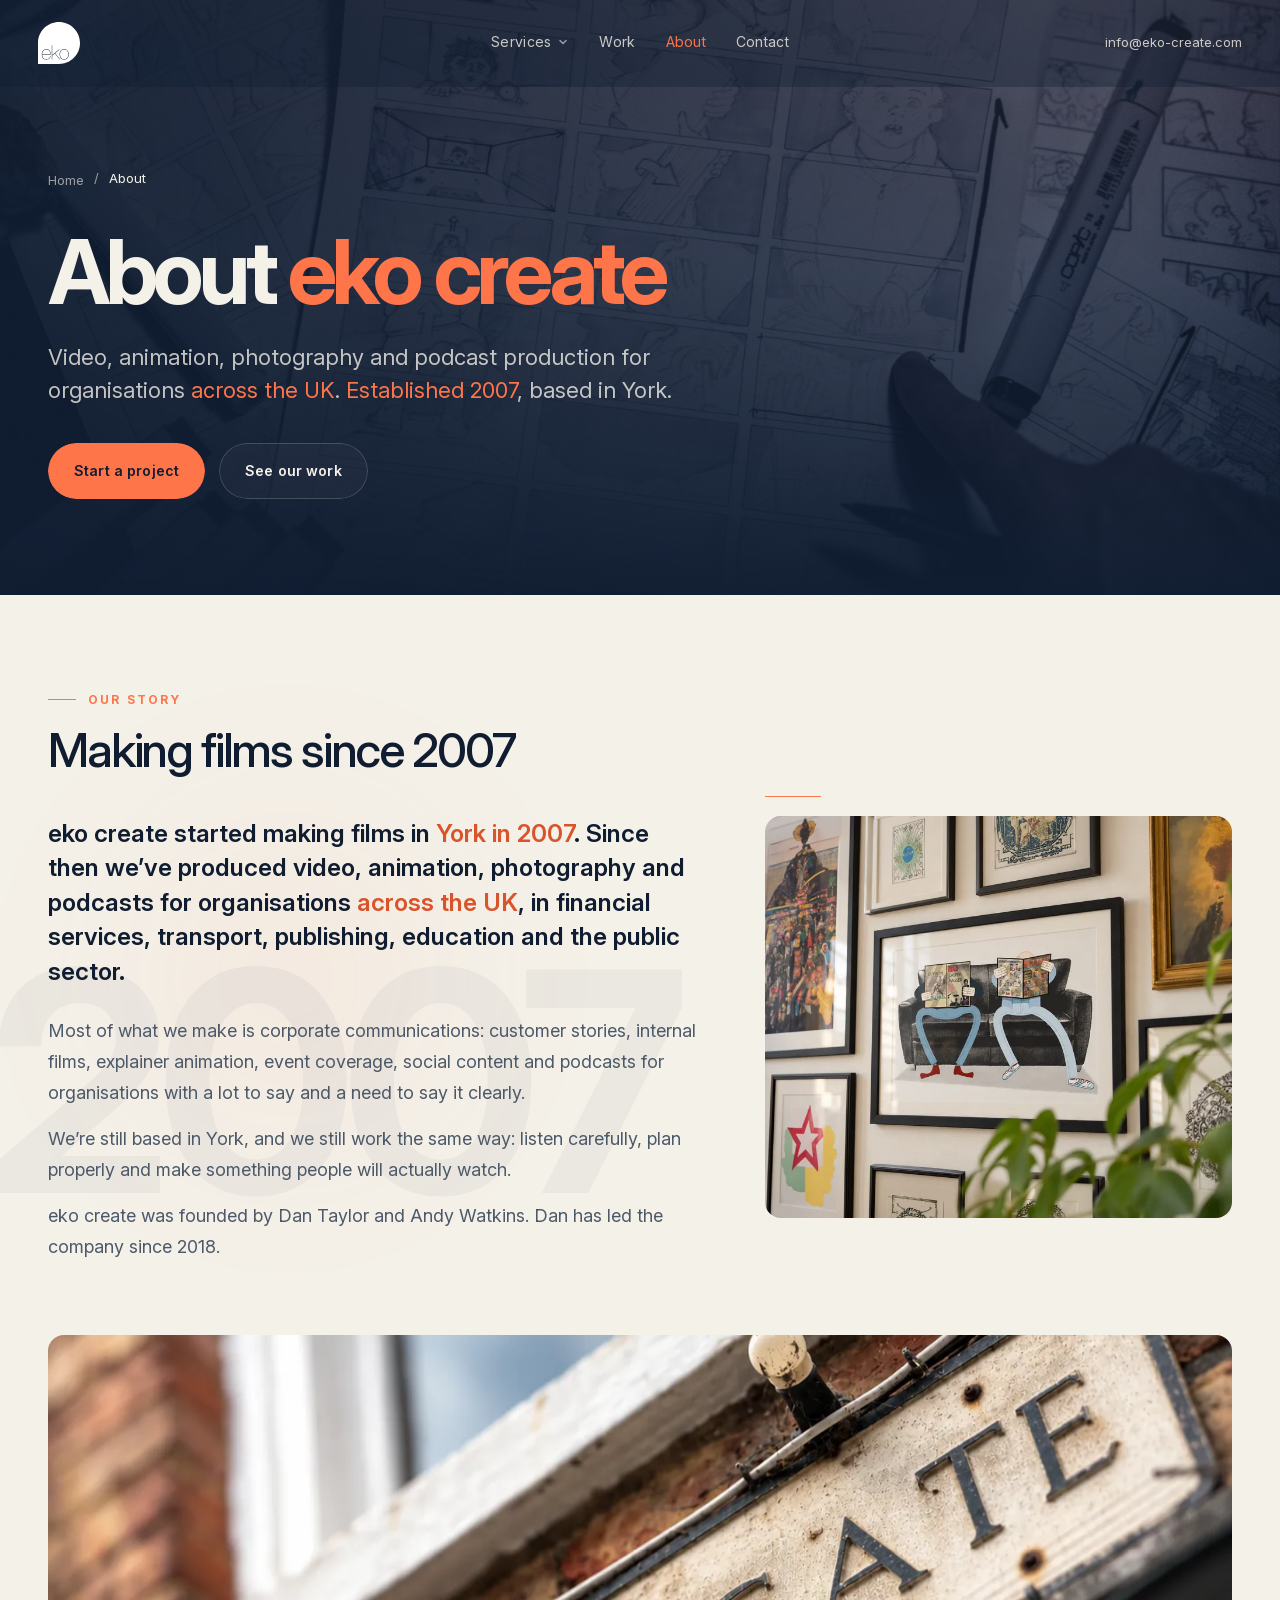
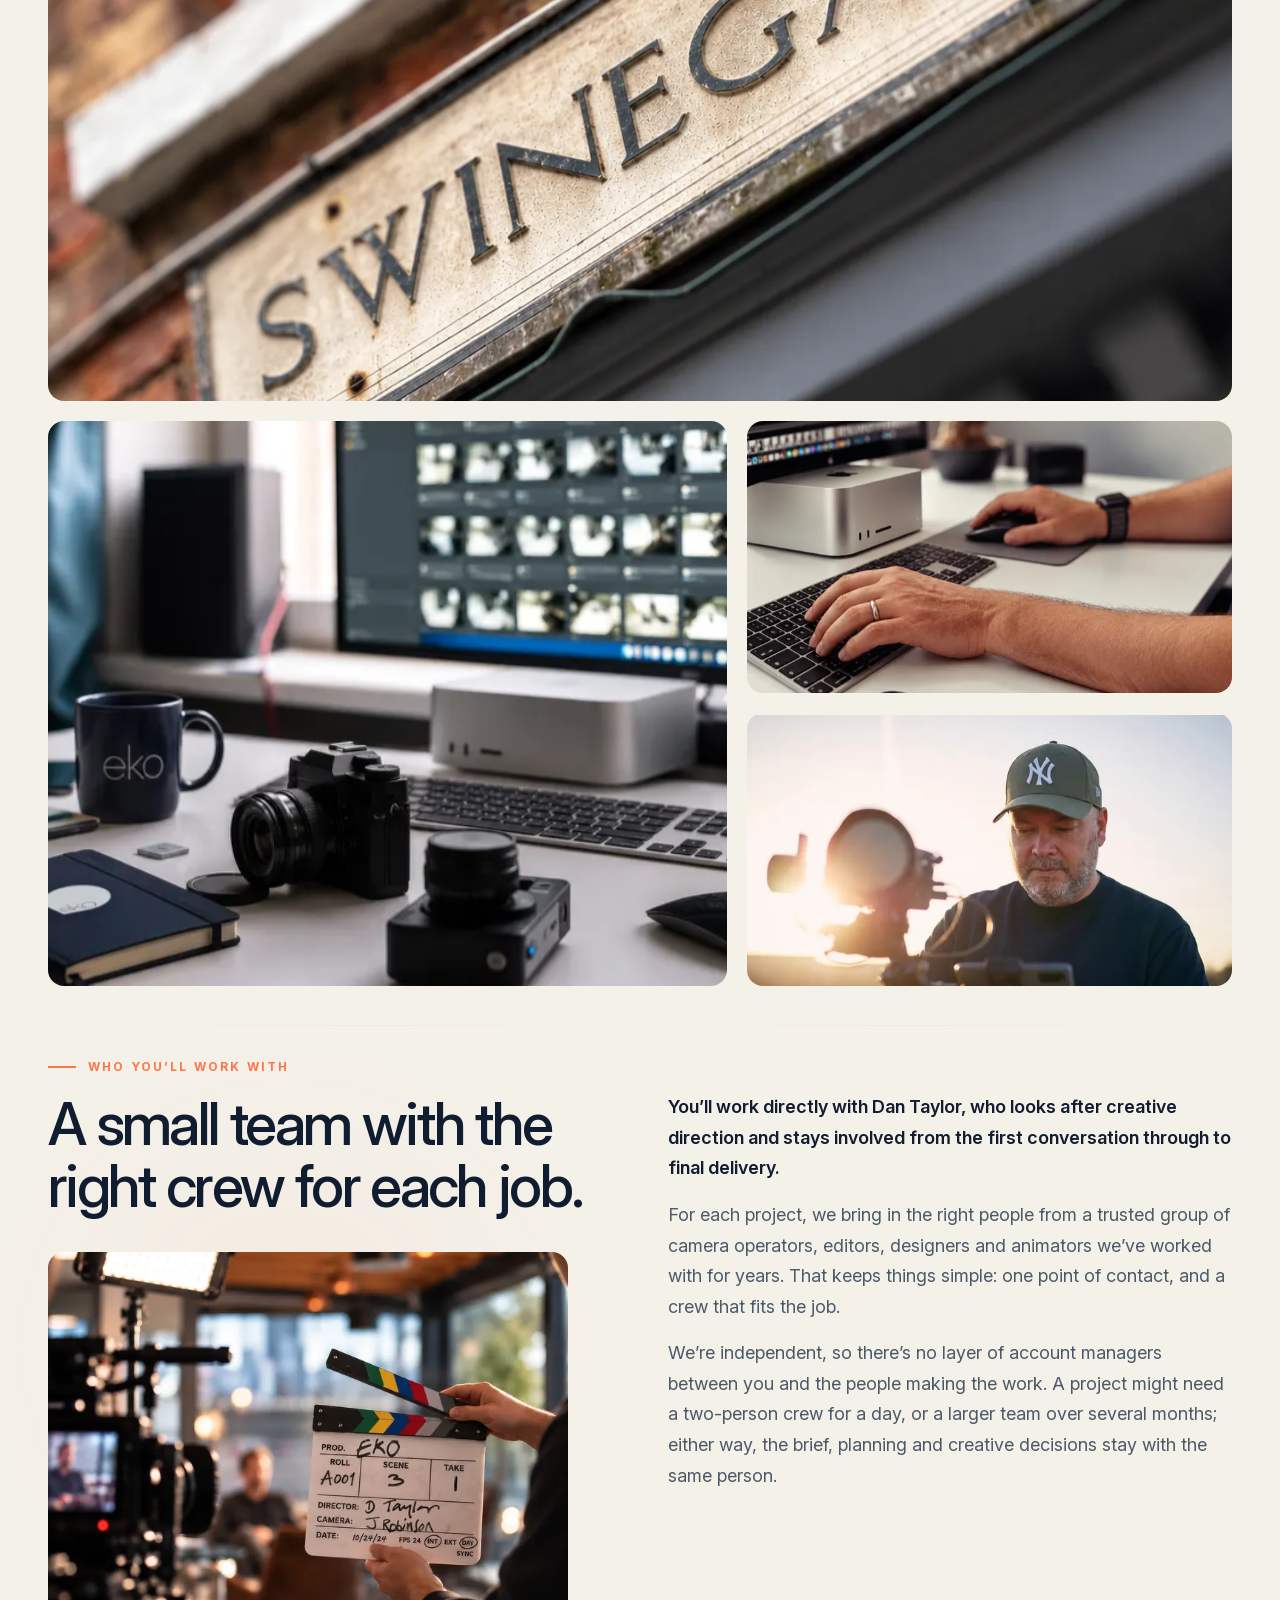
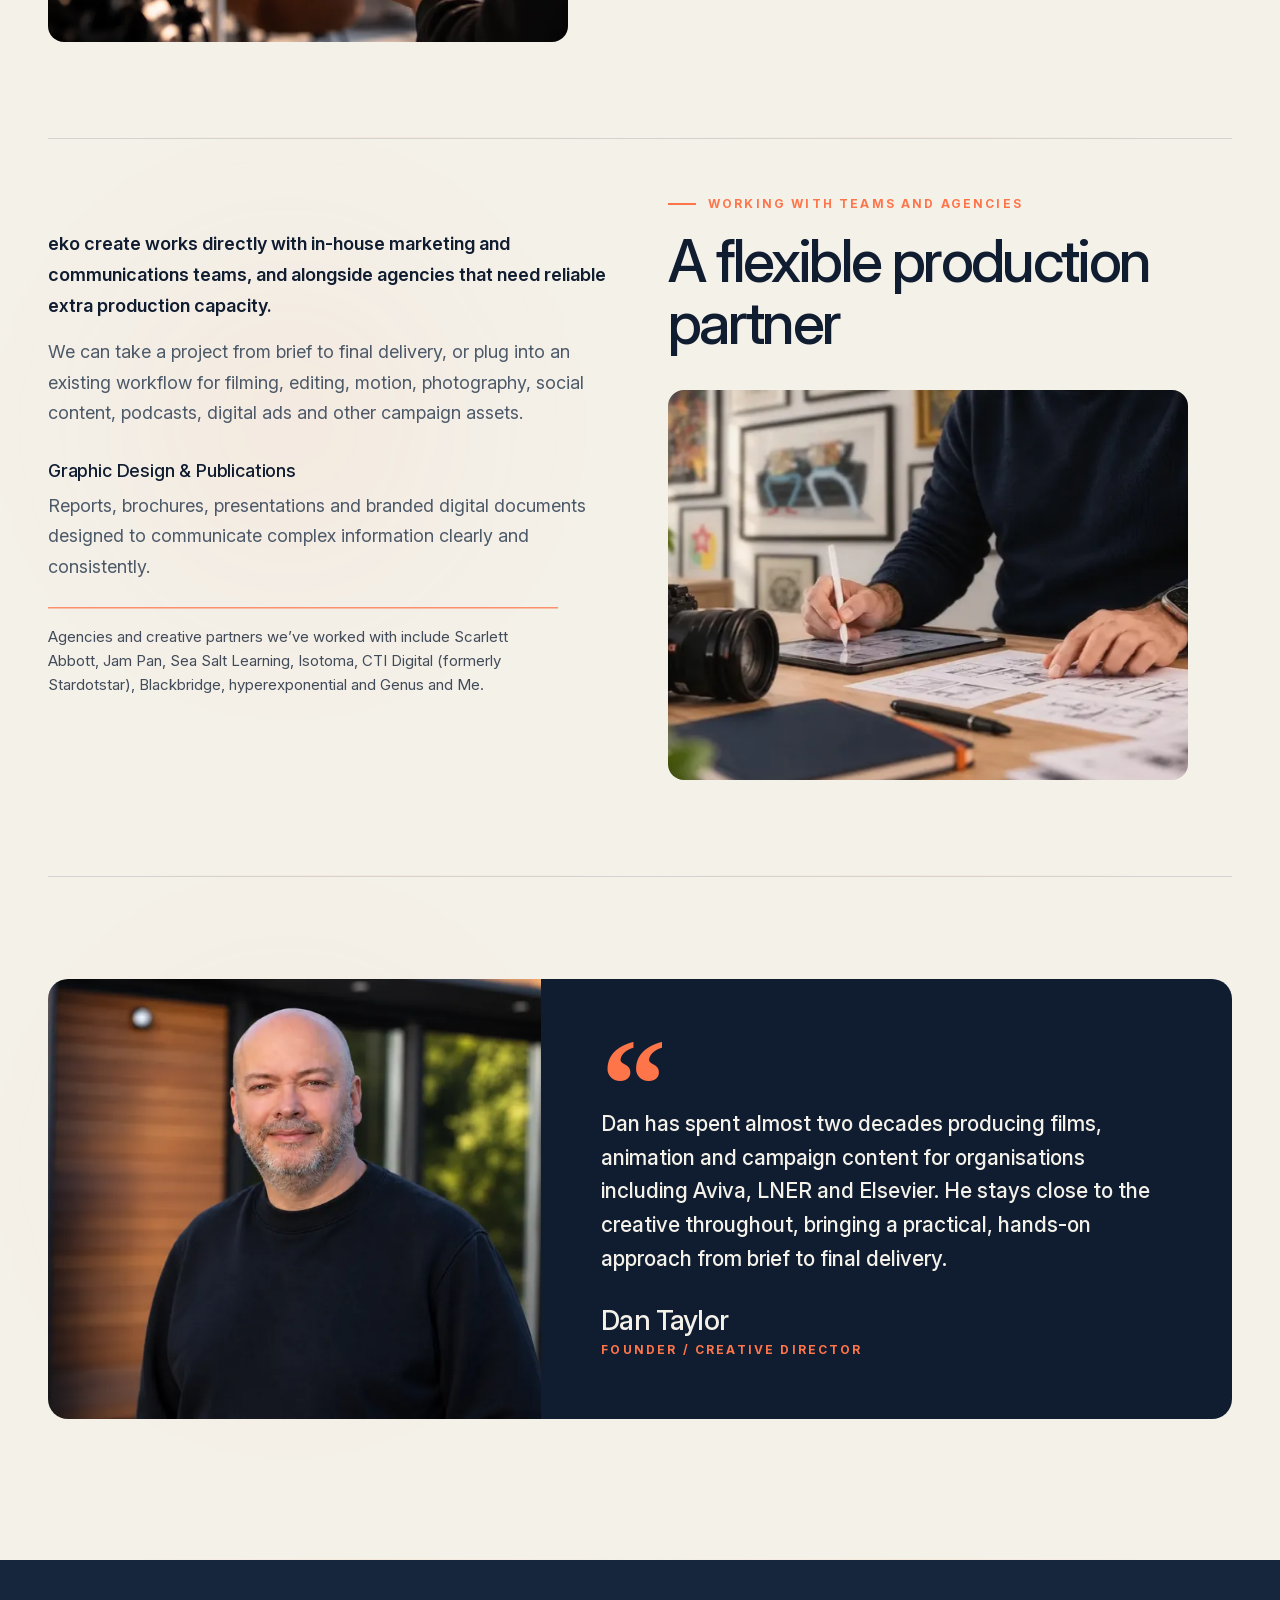
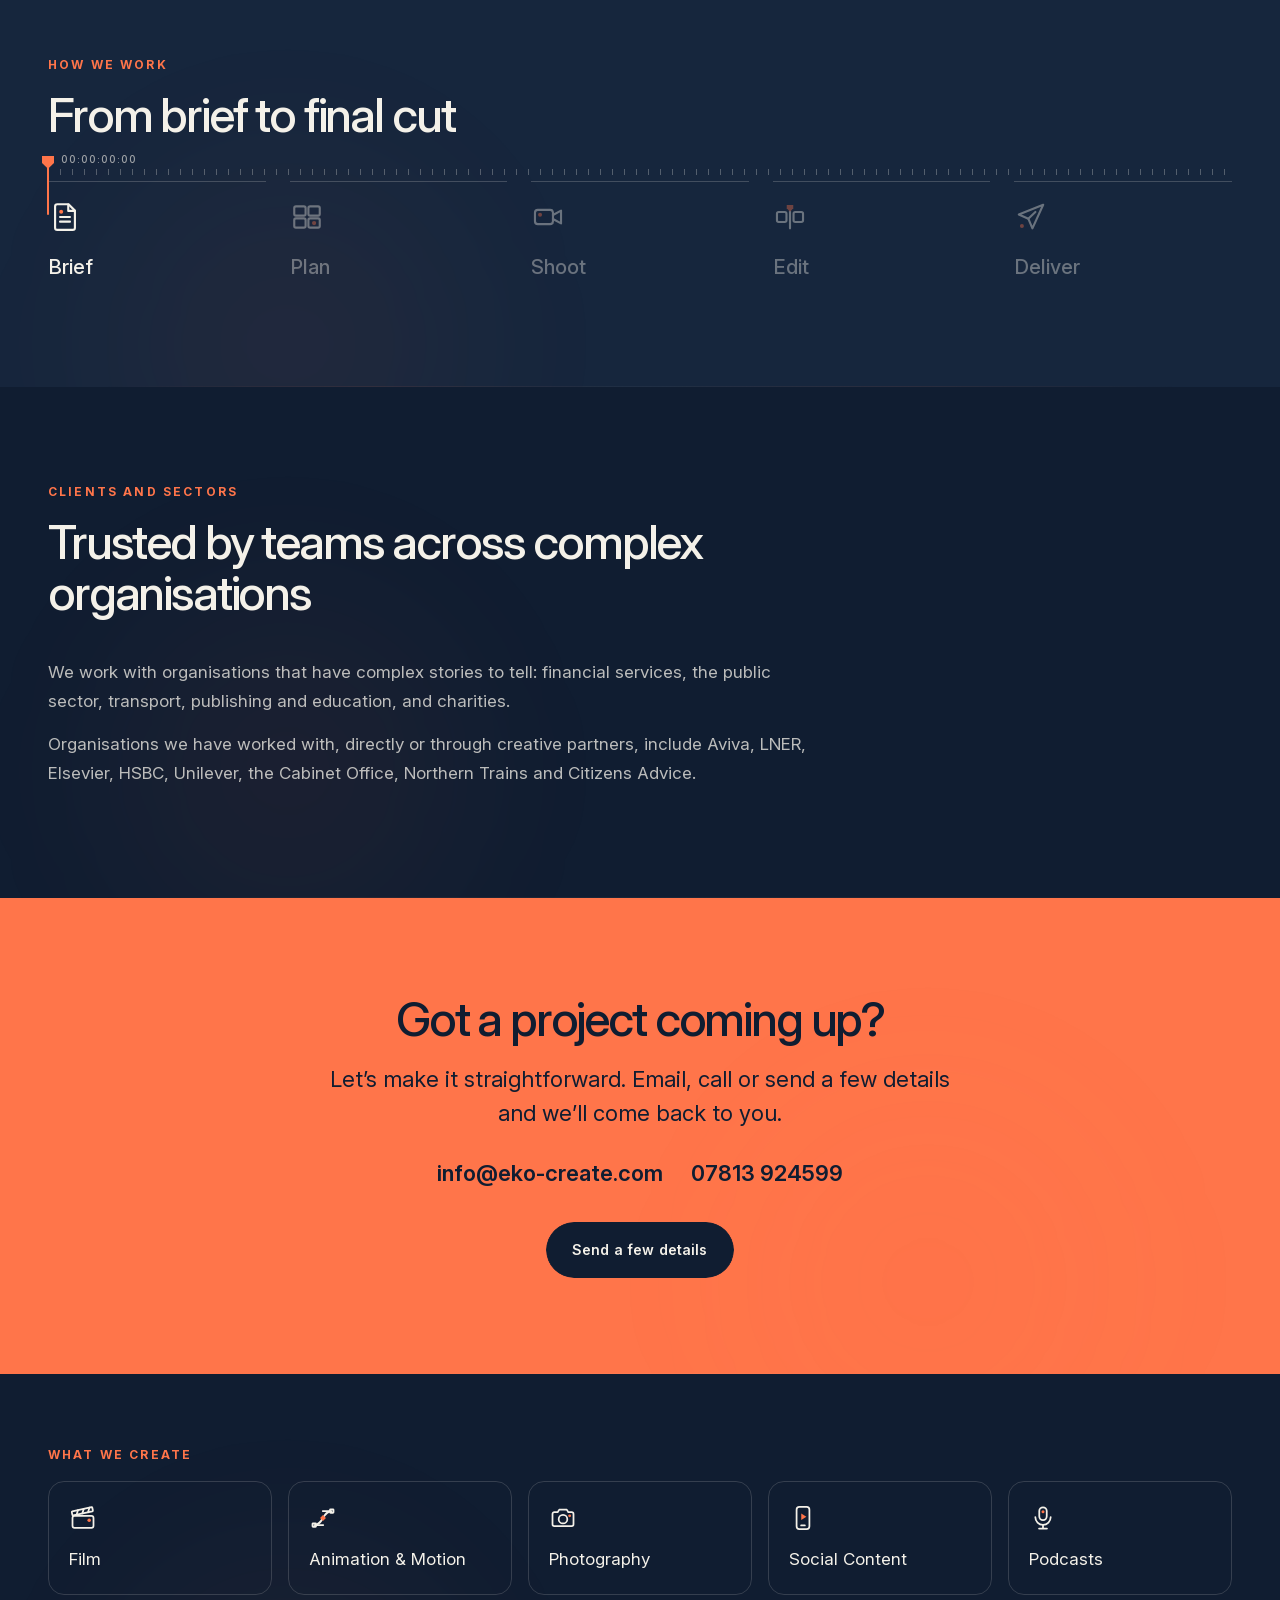
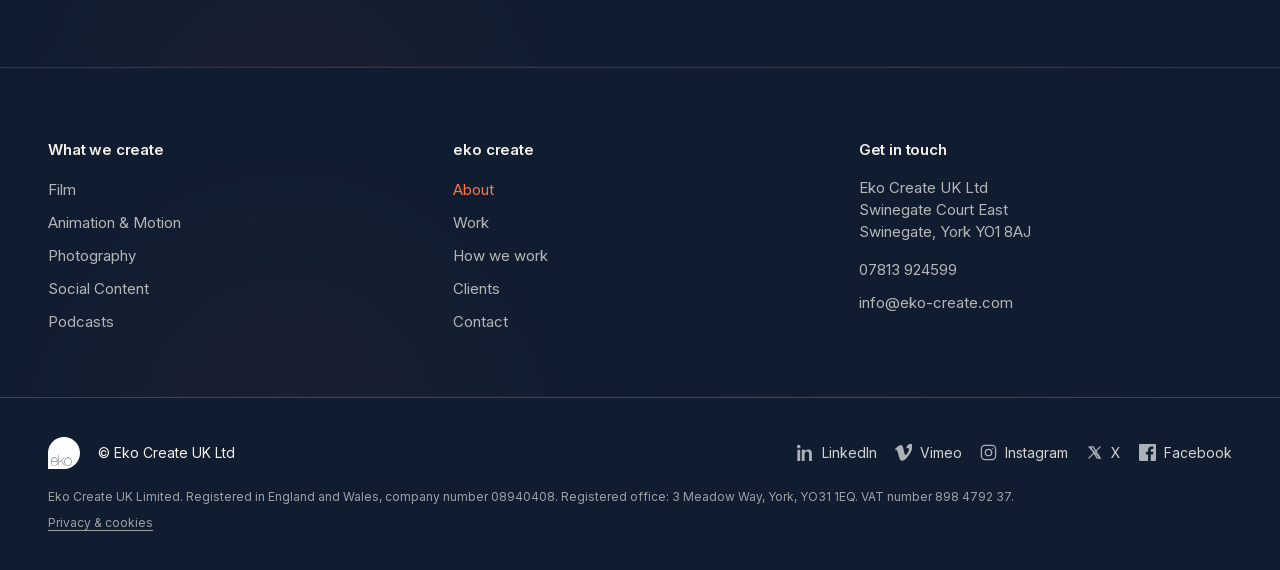
<file: about/index.html>
<!doctype html>
<html lang="en-GB">
<head>
  <meta charset="utf-8">
  <script defer src="/assets/js/analytics.js?v=20261014-pv1"></script>
  <meta name="viewport" content="width=device-width, initial-scale=1">
  <title>About eko create | Video Production in York &amp; the UK, Est. 2007</title>
  <meta name="description" content="eko create is a video, animation, photography and podcast production company based in York, working with organisations across the UK since 2007.">
  <meta name="robots" content="index, follow, max-image-preview:large, max-snippet:-1, max-video-preview:-1">
  <meta name="theme-color" content="#101D31">
  <link rel="canonical" href="https://eko-create.com/about/">
  <meta property="og:title" content="About eko create | Video Production in York &amp; the UK, Est. 2007">
  <meta property="og:description" content="eko create is a video, animation, photography and podcast production company based in York, working with organisations across the UK since 2007.">
  <meta property="og:type" content="website">
  <meta property="og:url" content="https://eko-create.com/about/">
  <meta property="og:site_name" content="eko create">
  <meta property="og:locale" content="en_GB">
  <meta property="og:image" content="https://eko-create.com/assets/images/share/about.jpg">
  <meta property="og:image:width" content="1200">
  <meta property="og:image:height" content="630">
  <meta property="og:image:alt" content="About eko create | Video Production in York &amp; the UK, Est. 2007">
  <meta name="twitter:card" content="summary_large_image">
  <meta name="twitter:title" content="About eko create | Video Production in York &amp; the UK, Est. 2007">
  <meta name="twitter:description" content="eko create is a video, animation, photography and podcast production company based in York, working with organisations across the UK since 2007.">
  <meta name="twitter:image" content="https://eko-create.com/assets/images/share/about.jpg">
  <link rel="preload" href="/assets/fonts/InterVariable-latin.woff2" as="font" type="font/woff2" crossorigin>
  <link rel="preconnect" href="https://i.vimeocdn.com">
  <link rel="icon" href="/favicon.ico" sizes="48x48">
  <link rel="icon" type="image/png" sizes="96x96" href="/favicon-96.png">
  <link rel="icon" type="image/png" sizes="192x192" href="/favicon-192.png">
  
  <link rel="apple-touch-icon" href="/assets/images/apple-touch-icon.png">
  <link rel="stylesheet" href="/assets/css/pages.bundle.css?v=630489d7">
  <script>try{if(!matchMedia('(prefers-reduced-motion: reduce)').matches){document.documentElement.classList.add('mx');if(matchMedia('(min-width: 981px)').matches)document.documentElement.classList.add('mx-full')}}catch(e){}</script>
  <script defer src="/assets/js/motion.js?v=20261017-p2"></script>
  <script type="application/ld+json">
{
 "@context": "https://schema.org",
 "@graph": [
  {
   "@type": "AboutPage",
   "@id": "https://eko-create.com/about/",
   "url": "https://eko-create.com/about/",
   "name": "About eko create | Video Production in York & the UK, Est. 2007",
   "description": "eko create is a video, animation, photography and podcast production company based in York, working with organisations across the UK since 2007.",
   "isPartOf": {
    "@id": "https://eko-create.com/#website"
   },
   "about": {
    "@id": "https://eko-create.com/#business"
   },
   "inLanguage": "en-GB"
  },
  {
   "@type": "BreadcrumbList",
   "itemListElement": [
    {
     "@type": "ListItem",
     "position": 1,
     "name": "Home",
     "item": "https://eko-create.com/"
    },
    {
     "@type": "ListItem",
     "position": 2,
     "name": "About",
     "item": "https://eko-create.com/about/"
    }
   ]
  }
 ]
}
  </script>
</head>
<body class="svc-page about-page">
  <svg class="eko-sprite" xmlns="http://www.w3.org/2000/svg" width="0" height="0" aria-hidden="true" focusable="false">
    <!-- Eko icon set: 24px grid, one line weight, one "tally light" accent per icon. -->
    <symbol id="i-play" viewBox="0 0 24 24"><circle pathLength="1" cx="12" cy="12" r="9"/><path class="i-dot" d="M10.1 8.3v7.4l6-3.7z"/></symbol>
    <symbol id="i-team" viewBox="0 0 24 24"><circle pathLength="1" cx="9" cy="8.2" r="3.2"/><path pathLength="1" d="M3 19.5c0-3.3 2.6-5.6 6-5.6s6 2.3 6 5.6"/><path pathLength="1" d="M16.2 14.1c2.8.1 4.8 2.2 4.8 5.4"/><circle class="i-dot" cx="17" cy="8.6" r="2.2"/></symbol>
    <symbol id="i-layers" viewBox="0 0 24 24"><path pathLength="1" d="M12 3.5l8.5 4.4-8.5 4.4-8.5-4.4z"/><path pathLength="1" d="M3.5 12.1l8.5 4.4 8.5-4.4"/><path pathLength="1" d="M3.5 16.2l8.5 4.4 8.5-4.4"/><circle class="i-dot" cx="12" cy="7.9" r="1.5"/></symbol>
    <symbol id="i-route" viewBox="0 0 24 24"><circle pathLength="1" cx="5" cy="19" r="2"/><path pathLength="1" d="M7 19h6a3.5 3.5 0 0 0 0-7h-2a3.5 3.5 0 0 1 0-7h5.6"/><circle class="i-dot" cx="19" cy="5" r="2.2"/></symbol>
    <symbol id="i-award" viewBox="0 0 24 24"><circle pathLength="1" cx="12" cy="9" r="5.7"/><path pathLength="1" d="M8.4 13.6L7 21l5-2.7 5 2.7-1.4-7.4"/><circle class="i-dot" cx="12" cy="9" r="1.8"/></symbol>
    <symbol id="i-compass" viewBox="0 0 24 24"><circle pathLength="1" cx="12" cy="12" r="9"/><path class="i-dot" d="M16.2 7.8l-2.5 5.9-5.9 2.5 2.5-5.9z"/></symbol>
    <symbol id="i-frames" viewBox="0 0 24 24"><rect pathLength="1" x="3" y="4" width="18" height="16" rx="2"/><path pathLength="1" d="M7.5 4v16M16.5 4v16"/><path pathLength="1" d="M3 9.3h4.5M3 14.7h4.5M16.5 9.3H21M16.5 14.7H21"/><path class="i-dot" d="M10.7 9.7v4.6l3.7-2.3z"/></symbol>
    <symbol id="i-chat" viewBox="0 0 24 24"><path pathLength="1" d="M4.2 4.8h15.6a1.7 1.7 0 0 1 1.7 1.7v9a1.7 1.7 0 0 1-1.7 1.7h-7.4l-4.6 3.6v-3.6H4.2a1.7 1.7 0 0 1-1.7-1.7v-9a1.7 1.7 0 0 1 1.7-1.7z"/><path pathLength="1" d="M7.3 9.4h6.2M7.3 12.8h3.6"/><circle class="i-dot" cx="16.6" cy="11.1" r="1.7"/></symbol>
    <symbol id="i-pin" viewBox="0 0 24 24"><path pathLength="1" d="M12 21.5s-7-6.2-7-11.6a7 7 0 0 1 14 0c0 5.4-7 11.6-7 11.6z"/><circle class="i-dot" cx="12" cy="9.9" r="2.4"/></symbol>
    <symbol id="i-film" viewBox="0 0 24 24"><rect pathLength="1" x="3" y="10.2" width="18" height="10.3" rx="1.8"/><g transform="rotate(-12 3 9.9)"><rect pathLength="1" x="3" y="6.3" width="18" height="3.6" rx=".6"/><path pathLength="1" d="M8.6 6.3l-2 3.6M13.6 6.3l-2 3.6M18.6 6.3l-2 3.6"/></g><circle class="i-dot" cx="17.3" cy="14" r="1.5"/></symbol>
    <symbol id="i-motion" viewBox="0 0 24 24"><path pathLength="1" d="M4.5 18C12.5 18 11.5 6 19.5 6"/><path pathLength="1" d="M6 18h6.2M18 6h-6.2"/><rect pathLength="1" x="3" y="16.5" width="3" height="3" rx=".5"/><rect pathLength="1" x="18" y="4.5" width="3" height="3" rx=".5"/><path class="i-dot" d="M12 9.5l2.5 2.5-2.5 2.5L9.5 12z"/></symbol>
    <symbol id="i-photo" viewBox="0 0 24 24"><path pathLength="1" d="M3 8.6A1.6 1.6 0 0 1 4.6 7h2.8l1.4-2.2h6.4L16.6 7h2.8A1.6 1.6 0 0 1 21 8.6v8.8a1.6 1.6 0 0 1-1.6 1.6H4.6A1.6 1.6 0 0 1 3 17.4z"/><circle pathLength="1" cx="12" cy="13" r="3.7"/><circle class="i-dot" cx="17.7" cy="10.1" r="1.2"/></symbol>
    <symbol id="i-social" viewBox="0 0 24 24"><rect pathLength="1" x="6.5" y="2.5" width="11" height="19" rx="2.4"/><path pathLength="1" d="M10.4 18.4h3.2"/><path class="i-dot" d="M10.5 8.2v5.6l4.4-2.8z"/></symbol>
    <symbol id="i-podcast" viewBox="0 0 24 24"><rect pathLength="1" x="8.8" y="2.8" width="6.4" height="11" rx="3.2"/><path pathLength="1" d="M5.4 11.2a6.6 6.6 0 0 0 13.2 0"/><path pathLength="1" d="M12 17.8V21M8.6 21h6.8"/><circle class="i-dot" cx="12" cy="6.6" r="1.3"/></symbol>
    <symbol id="i-brief" viewBox="0 0 24 24"><path pathLength="1" d="M6.6 3h7.9L19 7.5v12a1.6 1.6 0 0 1-1.6 1.6H6.6A1.6 1.6 0 0 1 5 19.5v-14.9A1.6 1.6 0 0 1 6.6 3z"/><path pathLength="1" d="M14.3 3.2v4.5h4.5"/><path pathLength="1" d="M8.5 12h7M8.5 15.3h7"/><circle class="i-dot" cx="9.3" cy="8.3" r="1.4"/></symbol>
    <symbol id="i-plan" viewBox="0 0 24 24"><rect pathLength="1" x="3" y="4.5" width="8" height="6.5" rx="1.2"/><rect pathLength="1" x="13" y="4.5" width="8" height="6.5" rx="1.2"/><rect pathLength="1" x="3" y="13" width="8" height="6.5" rx="1.2"/><rect pathLength="1" x="13" y="13" width="8" height="6.5" rx="1.2"/><circle class="i-dot" cx="17" cy="16.25" r="1.5"/></symbol>
    <symbol id="i-shoot" viewBox="0 0 24 24"><rect pathLength="1" x="2.8" y="7" width="12.7" height="10" rx="2"/><path pathLength="1" d="M15.5 10.6l5.7-3.1v9l-5.7-3.1"/><circle class="i-dot" cx="6.4" cy="10.4" r="1.4"/></symbol>
    <symbol id="i-edit" viewBox="0 0 24 24"><rect pathLength="1" x="2.8" y="8.5" width="6.7" height="7" rx="1.2"/><rect pathLength="1" x="14.5" y="8.5" width="6.7" height="7" rx="1.2"/><path pathLength="1" d="M12 7.6V20"/><path class="i-dot" d="M9.7 3.5h4.6v2.3L12 8.3 9.7 5.8z"/></symbol>
    <symbol id="i-deliver" viewBox="0 0 24 24"><path pathLength="1" d="M20.6 3.4L3.4 10.3l6.7 2.9 2.9 6.8z"/><path pathLength="1" d="M10.1 13.2l5-4.8"/><circle class="i-dot" cx="5.6" cy="18.4" r="1.4"/></symbol>
    <symbol id="i-mail" viewBox="0 0 24 24"><rect pathLength="1" x="3" y="5.5" width="18" height="13" rx="2"/><path pathLength="1" d="M3.6 7.3l8.4 6 8.4-6"/></symbol>
    <symbol id="i-phone" viewBox="0 0 24 24"><path pathLength="1" d="M6.5 3.5h3l1.6 4-2.1 1.4a11 11 0 0 0 6.1 6.1l1.4-2.1 4 1.6v3a1.9 1.9 0 0 1-2 1.9C11.1 18.8 5.2 12.9 4.6 5.5a1.9 1.9 0 0 1 1.9-2z"/></symbol>
    <symbol id="i-grid" viewBox="0 0 24 24"><rect pathLength="1" x="4" y="4" width="6.5" height="6.5" rx="1.3"/><rect pathLength="1" x="13.5" y="4" width="6.5" height="6.5" rx="1.3"/><rect pathLength="1" x="4" y="13.5" width="6.5" height="6.5" rx="1.3"/><rect class="i-dot" x="13.5" y="13.5" width="6.5" height="6.5" rx="1.3"/></symbol>
  </svg>

  <header class="site-header">
    <a class="brand" href="/" aria-label="eko create home"><img src="/assets/images/eko-logo.svg" alt="eko create"></a>
    <nav class="main-nav" aria-label="Main navigation">
      <div class="nav-drop">
        <a class="nav-drop-top" aria-controls="services-panel" aria-expanded="false" href="/#services">Services<svg class="nav-drop-chev" viewBox="0 0 12 12" aria-hidden="true" focusable="false"><path d="M3 4.5 6 7.5 9 4.5"/></svg></a>
        <div class="nav-drop-panel" id="services-panel">
          <div class="nav-drop-inner">
            <a class="nav-svc" href="/corporate-video-production/"><svg class="ico" aria-hidden="true" focusable="false"><use href="#i-film"/></svg><span class="nav-svc-name">Film</span><svg class="nav-svc-arrow" viewBox="0 0 16 16" aria-hidden="true" focusable="false"><path d="M3 8h9M8.5 4.5 12 8l-3.5 3.5"/></svg></a>
            <a class="nav-svc" href="/animation-and-motion-graphics/"><svg class="ico" aria-hidden="true" focusable="false"><use href="#i-motion"/></svg><span class="nav-svc-name">Animation &amp; Motion</span><svg class="nav-svc-arrow" viewBox="0 0 16 16" aria-hidden="true" focusable="false"><path d="M3 8h9M8.5 4.5 12 8l-3.5 3.5"/></svg></a>
            <a class="nav-svc" href="/photography/"><svg class="ico" aria-hidden="true" focusable="false"><use href="#i-photo"/></svg><span class="nav-svc-name">Photography</span><svg class="nav-svc-arrow" viewBox="0 0 16 16" aria-hidden="true" focusable="false"><path d="M3 8h9M8.5 4.5 12 8l-3.5 3.5"/></svg></a>
            <a class="nav-svc" href="/social-media-video/"><svg class="ico" aria-hidden="true" focusable="false"><use href="#i-social"/></svg><span class="nav-svc-name">Social Content</span><svg class="nav-svc-arrow" viewBox="0 0 16 16" aria-hidden="true" focusable="false"><path d="M3 8h9M8.5 4.5 12 8l-3.5 3.5"/></svg></a>
            <a class="nav-svc" href="/podcast-production/"><svg class="ico" aria-hidden="true" focusable="false"><use href="#i-podcast"/></svg><span class="nav-svc-name">Podcasts</span><svg class="nav-svc-arrow" viewBox="0 0 16 16" aria-hidden="true" focusable="false"><path d="M3 8h9M8.5 4.5 12 8l-3.5 3.5"/></svg></a>
          </div>
        </div>
      </div>
      <a href="/#portfolio">Work</a>
      <a href="/about/" aria-current="page">About</a>
      <a href="/#contact">Contact</a>
    </nav>
    <div class="top-contact">
      <a href="mailto:info@eko-create.com">info@eko-create.com</a>
    </div>
    <button class="nav-toggle" aria-label="Open navigation" aria-expanded="false" aria-controls="mobile-nav">
      <span></span><span></span><span></span>
    </button>
  </header>
  <nav class="mobile-nav" id="mobile-nav" aria-label="Mobile navigation" aria-hidden="true" inert>
    <a href="/#services">Services</a>
    <div class="mobile-sub">
      <a href="/corporate-video-production/"><svg class="ico" aria-hidden="true" focusable="false"><use href="#i-film"/></svg>Film</a>
      <a href="/animation-and-motion-graphics/"><svg class="ico" aria-hidden="true" focusable="false"><use href="#i-motion"/></svg>Animation &amp; Motion</a>
      <a href="/photography/"><svg class="ico" aria-hidden="true" focusable="false"><use href="#i-photo"/></svg>Photography</a>
      <a href="/social-media-video/"><svg class="ico" aria-hidden="true" focusable="false"><use href="#i-social"/></svg>Social Content</a>
      <a href="/podcast-production/"><svg class="ico" aria-hidden="true" focusable="false"><use href="#i-podcast"/></svg>Podcasts</a>
    </div>
    <a href="/#portfolio">Work</a>
    <a href="/about/" aria-current="page">About</a>
    <a href="/#contact">Contact</a>
    <a href="mailto:info@eko-create.com">info@eko-create.com</a>
  </nav>

  <main id="top" class="svc svc-about">
    <section class="svc-hero svc-hero--img"><img class="svc-hero-bg" src="/assets/images/about-hero.jpg" alt="" aria-hidden="true" fetchpriority="high"><span class="svc-hero-shade" aria-hidden="true"></span>
      <div class="container">
        <nav class="svc-crumbs" aria-label="Breadcrumb"><a href="/">Home</a><span aria-hidden="true">/</span><span aria-current="page">About</span></nav>
        <h1 class="h1-build">About <em class="h1-accent">eko create</em></h1>
        <p class="svc-lead">Video, animation, photography and podcast production for organisations <em>across the UK</em>. <em>Established 2007</em>, based in York.</p>
        <div class="svc-actions"><a class="btn btn-primary" href="/#contact">Start a project</a><a class="btn btn-ghost" href="/#portfolio">See our work</a></div>
      </div>
    </section>

    <section class="svc-make svc-story" aria-labelledby="story-h">
      <span class="svc-story-year" aria-hidden="true">2007</span>
      <div class="container svc-story-grid">
        <div>
          <p class="svc-kicker">Our story</p>
          <h2 id="story-h">Making films since 2007</h2>
          <div class="svc-story-copy">
            <p class="svc-deck">eko create started making films in <em>York in 2007</em>. Since then we’ve produced video, animation, photography and podcasts for organisations <em>across the UK</em>, in financial services, transport, publishing, education and the public sector.</p>
            <p>Most of what we make is corporate communications: customer stories, internal films, explainer animation, event coverage, social content and podcasts for organisations with a lot to say and a need to say it clearly.</p>
            <p>We’re still based in York, and we still work the same way: listen carefully, plan properly and make something people will actually watch.</p>
            <p>eko create was founded by Dan Taylor and Andy Watkins. Dan has led the company since 2018.</p>
          </div>
        </div>
        <figure class="svc-story-illustration svc-story-illustration--photo"><img src="/assets/images/about/dan-andy-framed.webp" srcset="/assets/images/about/dan-andy-framed.w800.webp 800w, /assets/images/about/dan-andy-framed.webp 1600w" sizes="(max-width: 980px) 100vw, 480px" alt="Framed illustration of Dan Taylor and Andy Watkins sitting on a sofa, reading magazines, hanging on a gallery wall" width="1600" height="1378" loading="lazy"></figure>
      </div>
      <div class="container svc-story-photos">
        <figure class="svc-story-ph svc-story-ph--wide"><img src="/assets/images/about/swinegate.webp" srcset="/assets/images/about/swinegate.w800.webp 800w, /assets/images/about/swinegate.webp 1448w" sizes="(max-width: 1200px) 100vw, 1160px" width="1448" height="1086" alt="The Swinegate street sign in York, home of the eko create studio" loading="lazy"></figure>
        <figure class="svc-story-ph svc-story-ph--lead"><img src="/assets/images/about/studio-desk.webp" srcset="/assets/images/about/studio-desk.w800.webp 800w, /assets/images/about/studio-desk.webp 1600w" sizes="(max-width: 980px) 100vw, 700px" width="1600" height="1067" alt="The eko create edit desk: camera, lenses, an eko mug and notebook in front of a monitor of video thumbnails" loading="lazy"></figure>
        <figure class="svc-story-ph"><img src="/assets/images/about/dan-studio2.webp" srcset="/assets/images/about/dan-studio2.w800.webp 800w, /assets/images/about/dan-studio2.webp 1264w" sizes="(max-width: 980px) 100vw, 460px" width="1264" height="711" alt="Dan at the edit desk in the eko create studio" loading="lazy"></figure>
        <figure class="svc-story-ph"><img src="/assets/images/about/dan-gimbal.webp" srcset="/assets/images/about/dan-gimbal.w800.webp 800w, /assets/images/about/dan-gimbal.webp 1264w" sizes="(max-width: 980px) 100vw, 460px" width="1264" height="711" alt="Dan Taylor filming with a camera on a gimbal at sunset" loading="lazy"></figure>
      </div>
    </section>

    <section class="svc-who" aria-labelledby="team-h">
      <div class="container svc-who-grid">
        <div><p class="svc-kicker">Who you’ll work with</p><h2 id="team-h">A small team with the right crew for each job.</h2>
          <figure class="svc-who-photo"><img src="/assets/images/about/interview-slate.webp" srcset="/assets/images/about/interview-slate.w800.webp 800w, /assets/images/about/interview-slate.webp 1600w" sizes="(max-width: 980px) 100vw, 520px" width="1600" height="1200" alt="Behind the scenes on an eko create interview shoot, with the clapperboard held up in front of the camera" loading="lazy"></figure>
        </div>
        <div>
          <p>You’ll work directly with Dan Taylor, who looks after creative direction and stays involved from the first conversation through to final delivery.</p>
          <p>For each project, we bring in the right people from a trusted group of camera operators, editors, designers and animators we’ve worked with for years. That keeps things simple: one point of contact, and a crew that fits the job.</p>
          <p>We’re independent, so there’s no layer of account managers between you and the people making the work. A project might need a two-person crew for a day, or a larger team over several months; either way, the brief, planning and creative decisions stay with the same person.</p>
        </div>
      </div>
    </section>

    <section class="svc-who svc-partner" aria-labelledby="partner-h">
      <div class="container svc-who-grid">
        <div><p class="svc-kicker">Working with teams and agencies</p><h2 id="partner-h">A flexible production partner</h2>
          <figure class="svc-who-photo"><img src="/assets/images/about/storyboarding.webp" srcset="/assets/images/about/storyboarding.w800.webp 800w, /assets/images/about/storyboarding.webp 1264w" sizes="(max-width: 980px) 100vw, 520px" width="1264" height="848" alt="Storyboard frames being sketched on a tablet at the eko create studio desk" loading="lazy"></figure>
        </div>
        <div>
          <p>eko create works directly with in-house marketing and communications teams, and alongside agencies that need reliable extra production capacity.</p>
          <p>We can take a project from brief to final delivery, or plug into an existing workflow for filming, editing, motion, photography, social content, podcasts, digital ads and other campaign assets.</p>
          <div class="svc-partner-extra"><h3>Graphic Design &amp; Publications</h3><p>Reports, brochures, presentations and branded digital documents designed to communicate complex information clearly and consistently.</p></div>
          <p class="svc-partner-proof">Agencies and creative partners we’ve worked with include Scarlett Abbott, Jam Pan, Sea Salt Learning, Isotoma, CTI Digital (formerly Stardotstar), Blackbridge, hyperexponential and Genus and Me.</p>
        </div>
      </div>
    </section>

    <section class="svc-who svc-partner svc-founder" aria-labelledby="founder-h">
      <div class="container">
        <div class="svc-founder-card">
          <figure class="svc-founder-photo"><img src="/assets/images/about/dan-taylor.webp" srcset="/assets/images/about/dan-taylor.w800.webp 800w, /assets/images/about/dan-taylor.webp 1365w" sizes="(max-width: 980px) 100vw, 500px" width="1365" height="1024" alt="Dan Taylor, founder and creative director of eko create" loading="lazy"></figure>
          <div class="svc-founder-txt">
            <div class="svc-founder-q" aria-hidden="true">&ldquo;</div>
            <p class="svc-founder-bio">Dan has spent almost two decades producing films, animation and campaign content for organisations including Aviva, LNER and Elsevier. He stays close to the creative throughout, bringing a practical, hands-on approach from brief to final delivery.</p>
            <h2 id="founder-h">Dan Taylor</h2>
            <p class="svc-founder-role">Founder / Creative Director</p>
          </div>
        </div>
      </div>
    </section>

    <section class="svc-steps" aria-labelledby="steps-h">
      <div class="container">
        <p class="svc-kicker">How we work</p>
        <h2 id="steps-h">From brief to final cut</h2>
        <ol class="svc-step-list svc-step-list--short">
        <li><svg class="ico" aria-hidden="true" focusable="false"><use href="#i-brief"/></svg><strong>Brief</strong></li>
        <li><svg class="ico" aria-hidden="true" focusable="false"><use href="#i-plan"/></svg><strong>Plan</strong></li>
        <li><svg class="ico" aria-hidden="true" focusable="false"><use href="#i-shoot"/></svg><strong>Shoot</strong></li>
        <li><svg class="ico" aria-hidden="true" focusable="false"><use href="#i-edit"/></svg><strong>Edit</strong></li>
        <li><svg class="ico" aria-hidden="true" focusable="false"><use href="#i-deliver"/></svg><strong>Deliver</strong></li>
        </ol>
      </div>
    </section>

    <section class="svc-films svc-clients" aria-labelledby="clients-h">
      <div class="container">
        <p class="svc-kicker">Clients and sectors</p>
        <h2 id="clients-h">Trusted by teams across complex organisations</h2>
        <p class="svc-clients-copy">We work with organisations that have complex stories to tell: financial services, the public sector, transport, publishing and education, and charities.</p>
        <p class="svc-clients-copy">Organisations we have worked with, directly or through creative partners, include Aviva, LNER, Elsevier, HSBC, Unilever, the Cabinet Office, Northern Trains and Citizens Advice.</p>
      </div>
    </section>

    <section class="svc-cta" aria-labelledby="cta-h">
      <div class="container">
        <h2 id="cta-h">Got a project coming up?</h2>
        <p>Let’s make it straightforward. Email, call or send a few details and we’ll come back to you.</p>
        <p class="svc-cta-links"><a href="mailto:info@eko-create.com">info@eko-create.com</a><a href="tel:+447813924599">07813 924599</a></p>
        <a class="btn svc-btn-navy" href="/#contact">Send a few details</a>
      </div>
    </section>

    <section class="svc-others" aria-labelledby="others-h">
      <div class="container">
        <p class="svc-kicker">What we create</p>
        <h2 id="others-h" class="svc-visually-hidden">What we create</h2>
        <ul class="svc-other-list svc-other-list--five">
        <li><a href="/corporate-video-production/"><svg class="ico" aria-hidden="true" focusable="false"><use href="#i-film"/></svg><span>Film</span></a></li>
        <li><a href="/animation-and-motion-graphics/"><svg class="ico" aria-hidden="true" focusable="false"><use href="#i-motion"/></svg><span>Animation &amp; Motion</span></a></li>
        <li><a href="/photography/"><svg class="ico" aria-hidden="true" focusable="false"><use href="#i-photo"/></svg><span>Photography</span></a></li>
        <li><a href="/social-media-video/"><svg class="ico" aria-hidden="true" focusable="false"><use href="#i-social"/></svg><span>Social Content</span></a></li>
        <li><a href="/podcast-production/"><svg class="ico" aria-hidden="true" focusable="false"><use href="#i-podcast"/></svg><span>Podcasts</span></a></li>
        </ul>
      </div>
    </section>

    <section class="svc-links" aria-label="Site links">
      <div class="container svc-links-grid">
        <div><h2>What we create</h2><ul>
          <li><a href="/corporate-video-production/">Film</a></li>
          <li><a href="/animation-and-motion-graphics/">Animation &amp; Motion</a></li>
          <li><a href="/photography/">Photography</a></li>
          <li><a href="/social-media-video/">Social Content</a></li>
          <li><a href="/podcast-production/">Podcasts</a></li>
        </ul></div>
        <div><h2>eko create</h2><ul>
          <li><a href="/about/" aria-current="page">About</a></li>
          <li><a href="/#portfolio">Work</a></li>
          <li><a href="/#process">How we work</a></li>
          <li><a href="/clients/">Clients</a></li>
          <li><a href="/#contact">Contact</a></li>
        </ul></div>
        <div><h2>Get in touch</h2><address>Eko Create UK Ltd<br>Swinegate Court East<br>Swinegate, York YO1 8AJ</address><ul>
          <li><a href="tel:+447813924599">07813 924599</a></li>
          <li><a href="mailto:info@eko-create.com">info@eko-create.com</a></li>
        </ul></div>
      </div>
    </section>
  </main>

<footer class="site-footer">
    <div class="container footer-inner">
      <div class="footer-brand"><a href="/" aria-label="eko create home"><img src="/assets/images/eko-logo.svg" alt="eko create"></a><p>© Eko Create UK Ltd</p></div>
      <div class="social-icons" aria-label="Social links">
        <a href="https://www.linkedin.com/company/eko-create/" target="_blank" rel="noopener" aria-label="LinkedIn"><img src="/assets/icons/linkedin.svg" alt=""><span>LinkedIn</span></a>
        <a href="https://vimeo.com/user14855064" target="_blank" rel="noopener" aria-label="Vimeo"><img src="/assets/icons/vimeo.svg" alt=""><span>Vimeo</span></a>
        <a href="https://www.instagram.com/ekocreate/" target="_blank" rel="noopener" aria-label="Instagram"><img src="/assets/icons/instagram.svg" alt=""><span>Instagram</span></a>
        <a href="https://twitter.com/eko_create" target="_blank" rel="noopener" aria-label="X"><img src="/assets/icons/x.svg" alt=""><span>X</span></a>
        <a href="https://www.facebook.com/ekocreate/" target="_blank" rel="noopener" aria-label="Facebook"><img src="/assets/icons/facebook.svg" alt=""><span>Facebook</span></a>
      </div>
    </div>
    <div class="container footer-legal">
      <p>Eko Create UK Limited. Registered in England and Wales, company number 08940408. Registered office: 3 Meadow Way, York, YO31&nbsp;1EQ. VAT number 898&nbsp;4792&nbsp;37.</p>
      <p class="footer-privacy"><a href="/privacy/">Privacy &amp; cookies</a></p>
    </div>
    <a class="mobile-call" href="tel:+447813924599" aria-label="Call eko create on 07813 924599">Call</a>
  </footer>

  <script src="/assets/js/pages.js?v=20261021-f2"></script>
</body>
</html>
</file>
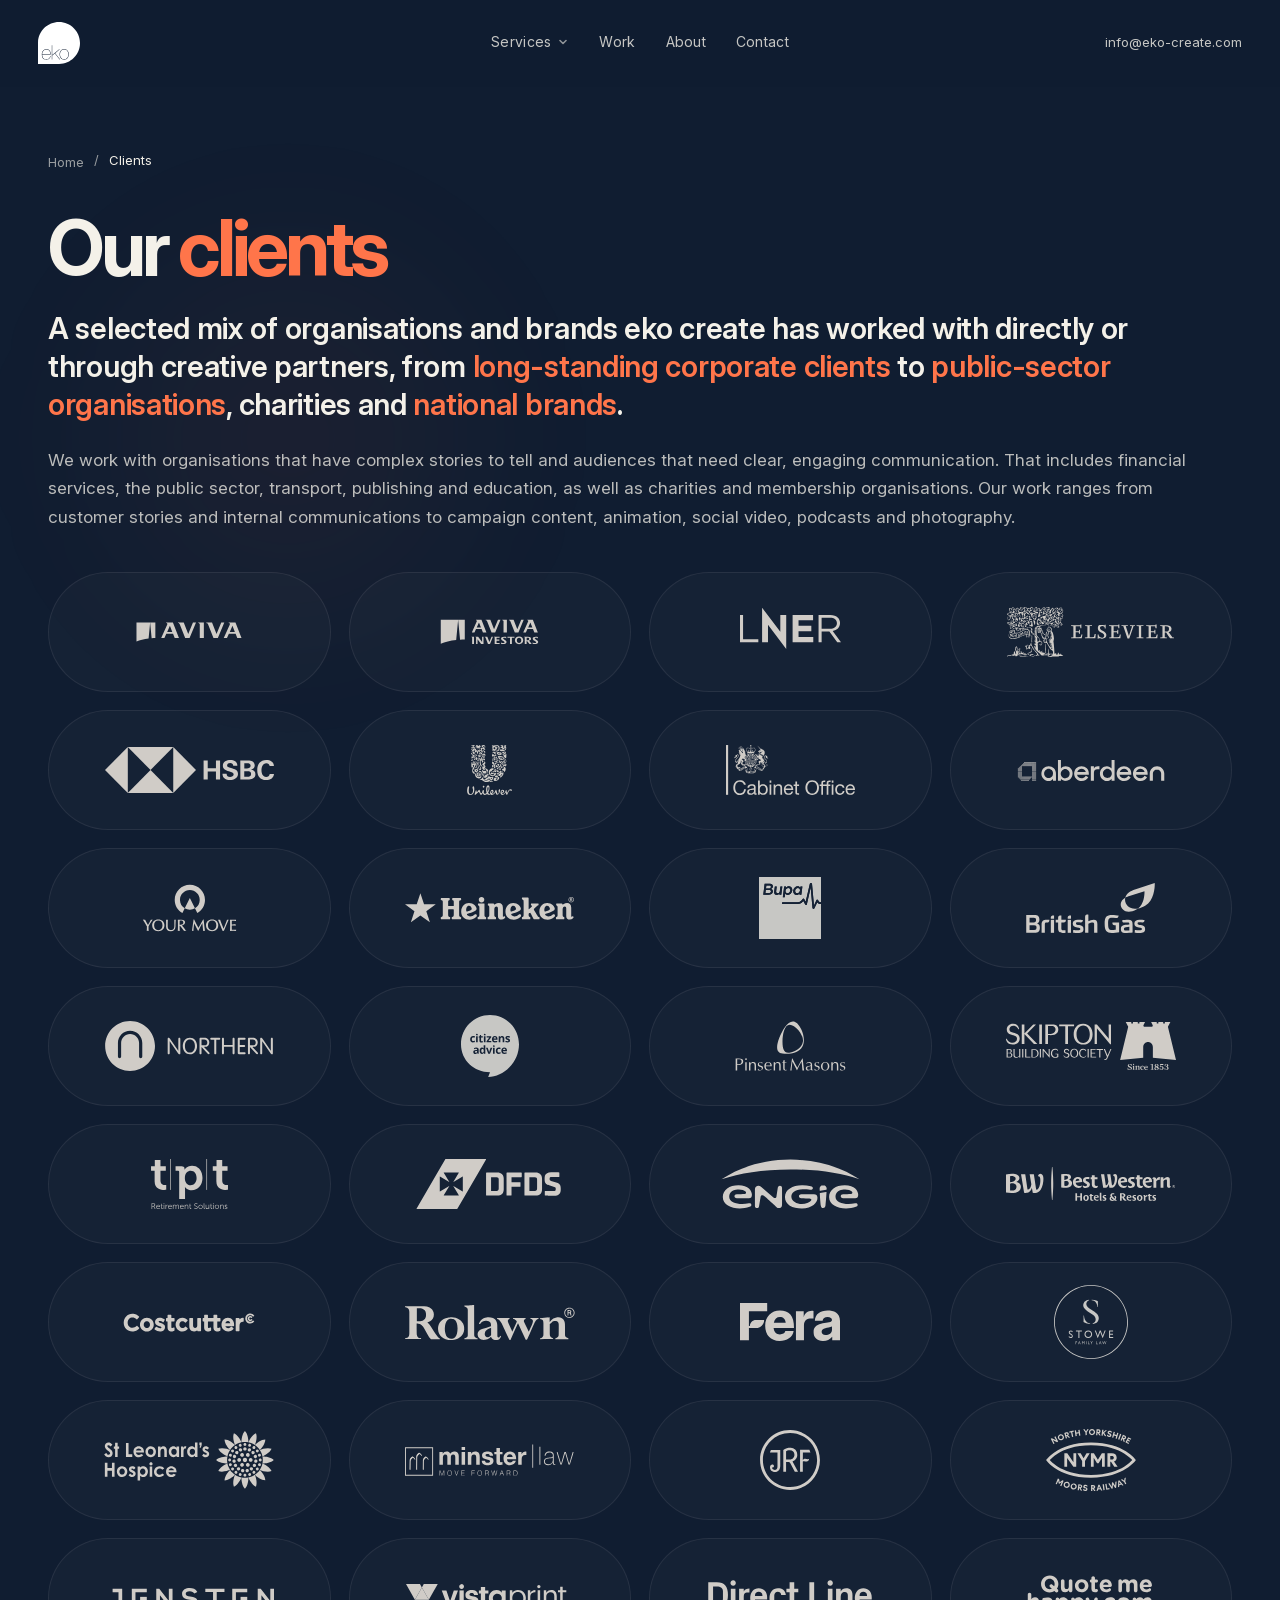
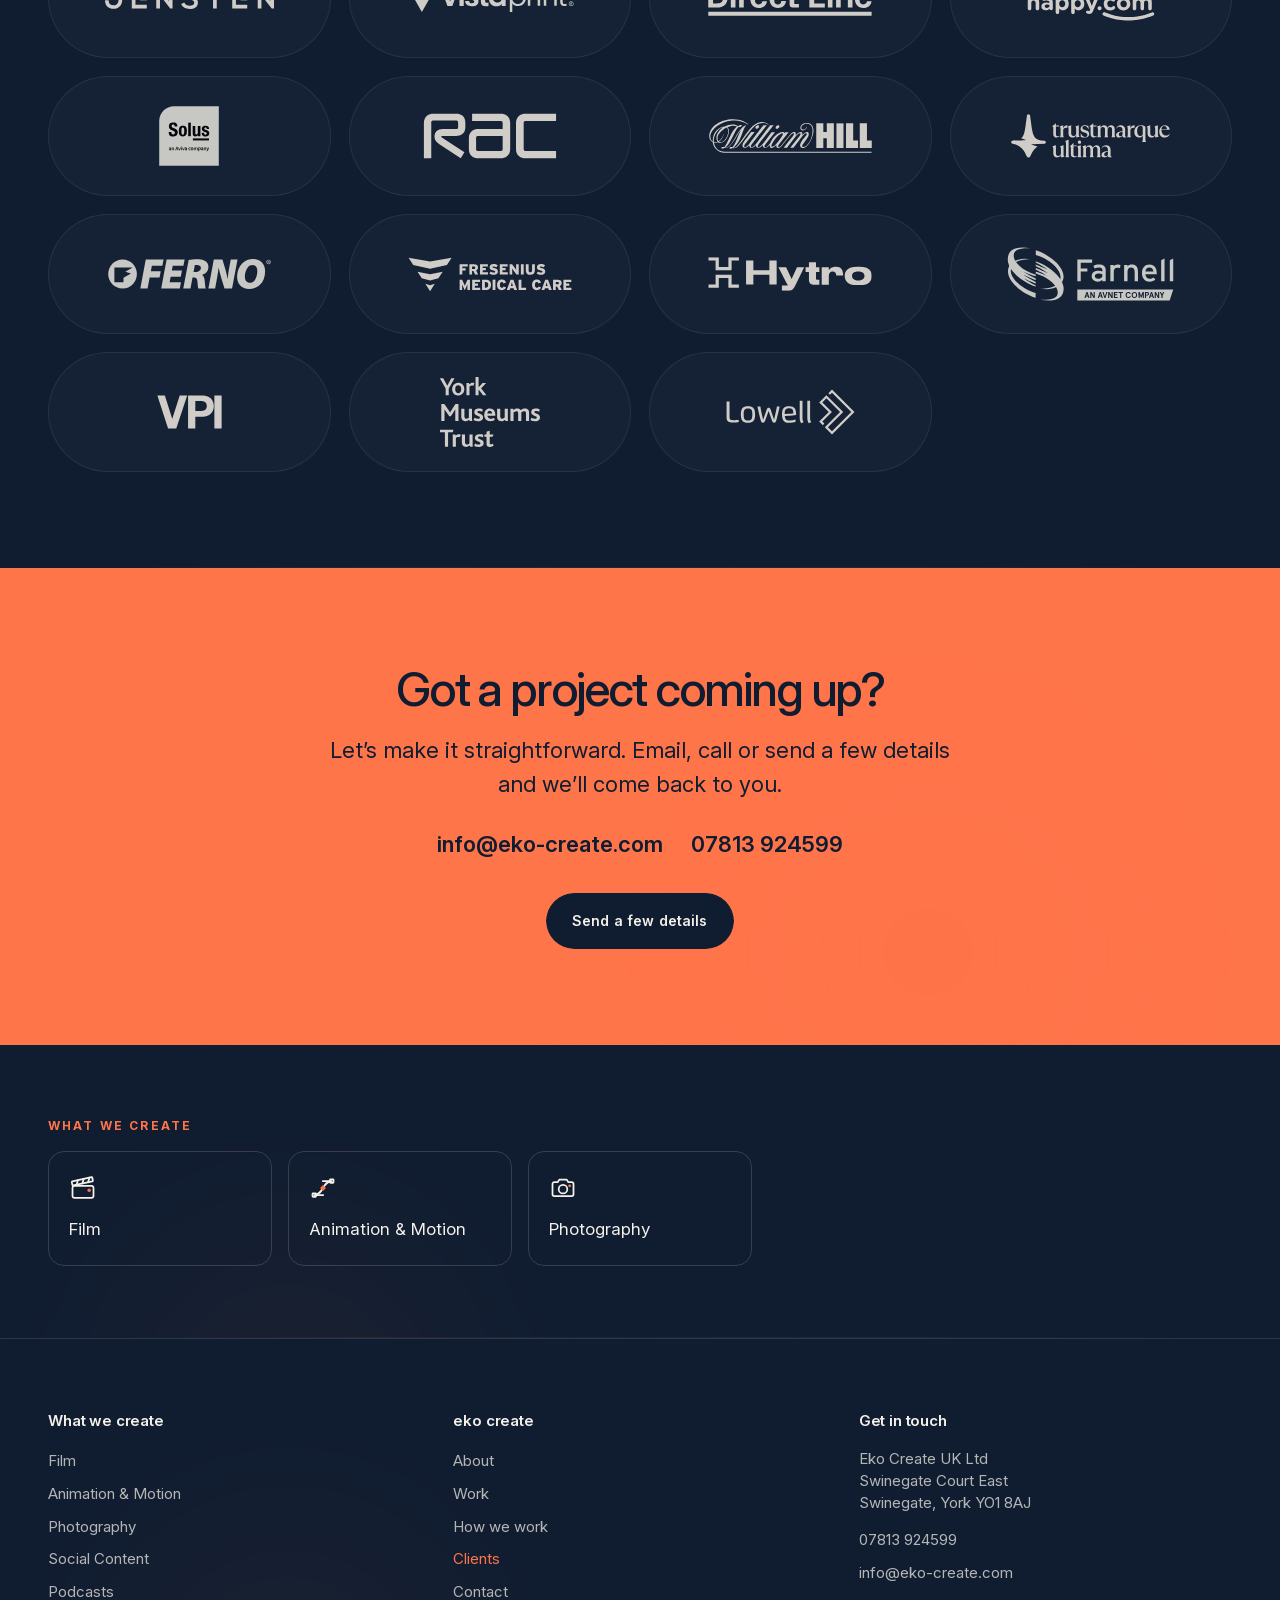
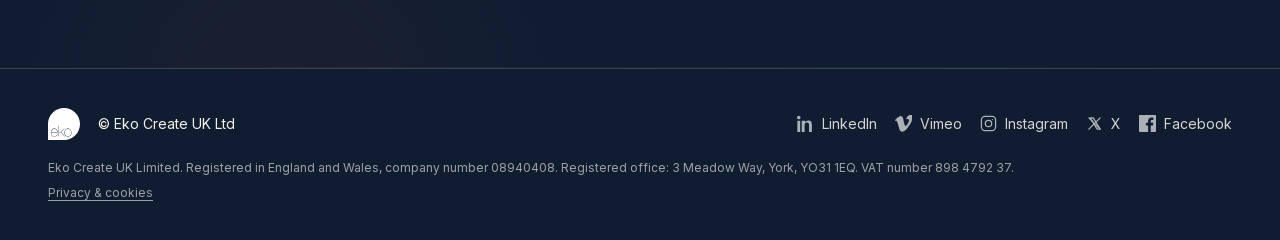
<file: clients/index.html>
<!doctype html>
<html lang="en-GB">
<head>
  <meta charset="utf-8">
  <script defer src="/assets/js/analytics.js?v=20261014-pv1"></script>
  <meta name="viewport" content="width=device-width, initial-scale=1">
  <title>Clients | Video Production in York &amp; across the UK | eko create</title>
  <meta name="description" content="Organisations and brands eko create has worked with since 2007, directly or through creative partners: financial services, transport, publishing, education and the public sector.">
  <meta name="robots" content="index, follow, max-image-preview:large, max-snippet:-1, max-video-preview:-1">
  <meta name="theme-color" content="#101D31">
  <link rel="canonical" href="https://eko-create.com/clients/">
  <meta property="og:title" content="Clients | Video Production in York &amp; across the UK | eko create">
  <meta property="og:description" content="Organisations and brands eko create has worked with since 2007, directly or through creative partners: financial services, transport, publishing, education and the public sector.">
  <meta property="og:type" content="website">
  <meta property="og:url" content="https://eko-create.com/clients/">
  <meta property="og:site_name" content="eko create">
  <meta property="og:locale" content="en_GB">
  <meta property="og:image" content="https://eko-create.com/assets/images/share/clients.jpg">
  <meta property="og:image:width" content="1200">
  <meta property="og:image:height" content="630">
  <meta property="og:image:alt" content="Clients | Video Production in York &amp; across the UK | eko create">
  <meta name="twitter:card" content="summary_large_image">
  <meta name="twitter:title" content="Clients | Video Production in York &amp; across the UK | eko create">
  <meta name="twitter:description" content="Organisations and brands eko create has worked with since 2007, directly or through creative partners: financial services, transport, publishing, education and the public sector.">
  <meta name="twitter:image" content="https://eko-create.com/assets/images/share/clients.jpg">
  <link rel="preload" href="/assets/fonts/InterVariable-latin.woff2" as="font" type="font/woff2" crossorigin>
  <link rel="preconnect" href="https://i.vimeocdn.com">
  <link rel="icon" href="/favicon.ico" sizes="48x48">
  <link rel="icon" type="image/png" sizes="96x96" href="/favicon-96.png">
  <link rel="icon" type="image/png" sizes="192x192" href="/favicon-192.png">
  
  <link rel="apple-touch-icon" href="/assets/images/apple-touch-icon.png">
  <link rel="stylesheet" href="/assets/css/pages.bundle.css?v=630489d7">
  <script>try{if(!matchMedia('(prefers-reduced-motion: reduce)').matches){document.documentElement.classList.add('mx');if(matchMedia('(min-width: 981px)').matches)document.documentElement.classList.add('mx-full')}}catch(e){}</script>
  <script defer src="/assets/js/motion.js?v=20261017-p2"></script>
  <script type="application/ld+json">
{
 "@context": "https://schema.org",
 "@graph": [
  {
   "@type": "CollectionPage",
   "@id": "https://eko-create.com/clients/",
   "url": "https://eko-create.com/clients/",
   "name": "Clients | Video Production in York & across the UK | eko create",
   "description": "Organisations and brands eko create has worked with since 2007, directly or through creative partners: financial services, transport, publishing, education and the public sector.",
   "isPartOf": {
    "@id": "https://eko-create.com/#website"
   },
   "about": {
    "@id": "https://eko-create.com/#business"
   },
   "inLanguage": "en-GB"
  },
  {
   "@type": "BreadcrumbList",
   "itemListElement": [
    {
     "@type": "ListItem",
     "position": 1,
     "name": "Home",
     "item": "https://eko-create.com/"
    },
    {
     "@type": "ListItem",
     "position": 2,
     "name": "Clients",
     "item": "https://eko-create.com/clients/"
    }
   ]
  }
 ]
}
  </script>
</head>
<body class="svc-page clients-page">
  <svg class="eko-sprite" xmlns="http://www.w3.org/2000/svg" width="0" height="0" aria-hidden="true" focusable="false">
    <!-- Eko icon set: 24px grid, one line weight, one "tally light" accent per icon. -->
    <symbol id="i-play" viewBox="0 0 24 24"><circle pathLength="1" cx="12" cy="12" r="9"/><path class="i-dot" d="M10.1 8.3v7.4l6-3.7z"/></symbol>
    <symbol id="i-team" viewBox="0 0 24 24"><circle pathLength="1" cx="9" cy="8.2" r="3.2"/><path pathLength="1" d="M3 19.5c0-3.3 2.6-5.6 6-5.6s6 2.3 6 5.6"/><path pathLength="1" d="M16.2 14.1c2.8.1 4.8 2.2 4.8 5.4"/><circle class="i-dot" cx="17" cy="8.6" r="2.2"/></symbol>
    <symbol id="i-layers" viewBox="0 0 24 24"><path pathLength="1" d="M12 3.5l8.5 4.4-8.5 4.4-8.5-4.4z"/><path pathLength="1" d="M3.5 12.1l8.5 4.4 8.5-4.4"/><path pathLength="1" d="M3.5 16.2l8.5 4.4 8.5-4.4"/><circle class="i-dot" cx="12" cy="7.9" r="1.5"/></symbol>
    <symbol id="i-route" viewBox="0 0 24 24"><circle pathLength="1" cx="5" cy="19" r="2"/><path pathLength="1" d="M7 19h6a3.5 3.5 0 0 0 0-7h-2a3.5 3.5 0 0 1 0-7h5.6"/><circle class="i-dot" cx="19" cy="5" r="2.2"/></symbol>
    <symbol id="i-award" viewBox="0 0 24 24"><circle pathLength="1" cx="12" cy="9" r="5.7"/><path pathLength="1" d="M8.4 13.6L7 21l5-2.7 5 2.7-1.4-7.4"/><circle class="i-dot" cx="12" cy="9" r="1.8"/></symbol>
    <symbol id="i-compass" viewBox="0 0 24 24"><circle pathLength="1" cx="12" cy="12" r="9"/><path class="i-dot" d="M16.2 7.8l-2.5 5.9-5.9 2.5 2.5-5.9z"/></symbol>
    <symbol id="i-frames" viewBox="0 0 24 24"><rect pathLength="1" x="3" y="4" width="18" height="16" rx="2"/><path pathLength="1" d="M7.5 4v16M16.5 4v16"/><path pathLength="1" d="M3 9.3h4.5M3 14.7h4.5M16.5 9.3H21M16.5 14.7H21"/><path class="i-dot" d="M10.7 9.7v4.6l3.7-2.3z"/></symbol>
    <symbol id="i-chat" viewBox="0 0 24 24"><path pathLength="1" d="M4.2 4.8h15.6a1.7 1.7 0 0 1 1.7 1.7v9a1.7 1.7 0 0 1-1.7 1.7h-7.4l-4.6 3.6v-3.6H4.2a1.7 1.7 0 0 1-1.7-1.7v-9a1.7 1.7 0 0 1 1.7-1.7z"/><path pathLength="1" d="M7.3 9.4h6.2M7.3 12.8h3.6"/><circle class="i-dot" cx="16.6" cy="11.1" r="1.7"/></symbol>
    <symbol id="i-pin" viewBox="0 0 24 24"><path pathLength="1" d="M12 21.5s-7-6.2-7-11.6a7 7 0 0 1 14 0c0 5.4-7 11.6-7 11.6z"/><circle class="i-dot" cx="12" cy="9.9" r="2.4"/></symbol>
    <symbol id="i-film" viewBox="0 0 24 24"><rect pathLength="1" x="3" y="10.2" width="18" height="10.3" rx="1.8"/><g transform="rotate(-12 3 9.9)"><rect pathLength="1" x="3" y="6.3" width="18" height="3.6" rx=".6"/><path pathLength="1" d="M8.6 6.3l-2 3.6M13.6 6.3l-2 3.6M18.6 6.3l-2 3.6"/></g><circle class="i-dot" cx="17.3" cy="14" r="1.5"/></symbol>
    <symbol id="i-motion" viewBox="0 0 24 24"><path pathLength="1" d="M4.5 18C12.5 18 11.5 6 19.5 6"/><path pathLength="1" d="M6 18h6.2M18 6h-6.2"/><rect pathLength="1" x="3" y="16.5" width="3" height="3" rx=".5"/><rect pathLength="1" x="18" y="4.5" width="3" height="3" rx=".5"/><path class="i-dot" d="M12 9.5l2.5 2.5-2.5 2.5L9.5 12z"/></symbol>
    <symbol id="i-photo" viewBox="0 0 24 24"><path pathLength="1" d="M3 8.6A1.6 1.6 0 0 1 4.6 7h2.8l1.4-2.2h6.4L16.6 7h2.8A1.6 1.6 0 0 1 21 8.6v8.8a1.6 1.6 0 0 1-1.6 1.6H4.6A1.6 1.6 0 0 1 3 17.4z"/><circle pathLength="1" cx="12" cy="13" r="3.7"/><circle class="i-dot" cx="17.7" cy="10.1" r="1.2"/></symbol>
    <symbol id="i-social" viewBox="0 0 24 24"><rect pathLength="1" x="6.5" y="2.5" width="11" height="19" rx="2.4"/><path pathLength="1" d="M10.4 18.4h3.2"/><path class="i-dot" d="M10.5 8.2v5.6l4.4-2.8z"/></symbol>
    <symbol id="i-podcast" viewBox="0 0 24 24"><rect pathLength="1" x="8.8" y="2.8" width="6.4" height="11" rx="3.2"/><path pathLength="1" d="M5.4 11.2a6.6 6.6 0 0 0 13.2 0"/><path pathLength="1" d="M12 17.8V21M8.6 21h6.8"/><circle class="i-dot" cx="12" cy="6.6" r="1.3"/></symbol>
    <symbol id="i-brief" viewBox="0 0 24 24"><path pathLength="1" d="M6.6 3h7.9L19 7.5v12a1.6 1.6 0 0 1-1.6 1.6H6.6A1.6 1.6 0 0 1 5 19.5v-14.9A1.6 1.6 0 0 1 6.6 3z"/><path pathLength="1" d="M14.3 3.2v4.5h4.5"/><path pathLength="1" d="M8.5 12h7M8.5 15.3h7"/><circle class="i-dot" cx="9.3" cy="8.3" r="1.4"/></symbol>
    <symbol id="i-plan" viewBox="0 0 24 24"><rect pathLength="1" x="3" y="4.5" width="8" height="6.5" rx="1.2"/><rect pathLength="1" x="13" y="4.5" width="8" height="6.5" rx="1.2"/><rect pathLength="1" x="3" y="13" width="8" height="6.5" rx="1.2"/><rect pathLength="1" x="13" y="13" width="8" height="6.5" rx="1.2"/><circle class="i-dot" cx="17" cy="16.25" r="1.5"/></symbol>
    <symbol id="i-shoot" viewBox="0 0 24 24"><rect pathLength="1" x="2.8" y="7" width="12.7" height="10" rx="2"/><path pathLength="1" d="M15.5 10.6l5.7-3.1v9l-5.7-3.1"/><circle class="i-dot" cx="6.4" cy="10.4" r="1.4"/></symbol>
    <symbol id="i-edit" viewBox="0 0 24 24"><rect pathLength="1" x="2.8" y="8.5" width="6.7" height="7" rx="1.2"/><rect pathLength="1" x="14.5" y="8.5" width="6.7" height="7" rx="1.2"/><path pathLength="1" d="M12 7.6V20"/><path class="i-dot" d="M9.7 3.5h4.6v2.3L12 8.3 9.7 5.8z"/></symbol>
    <symbol id="i-deliver" viewBox="0 0 24 24"><path pathLength="1" d="M20.6 3.4L3.4 10.3l6.7 2.9 2.9 6.8z"/><path pathLength="1" d="M10.1 13.2l5-4.8"/><circle class="i-dot" cx="5.6" cy="18.4" r="1.4"/></symbol>
    <symbol id="i-mail" viewBox="0 0 24 24"><rect pathLength="1" x="3" y="5.5" width="18" height="13" rx="2"/><path pathLength="1" d="M3.6 7.3l8.4 6 8.4-6"/></symbol>
    <symbol id="i-phone" viewBox="0 0 24 24"><path pathLength="1" d="M6.5 3.5h3l1.6 4-2.1 1.4a11 11 0 0 0 6.1 6.1l1.4-2.1 4 1.6v3a1.9 1.9 0 0 1-2 1.9C11.1 18.8 5.2 12.9 4.6 5.5a1.9 1.9 0 0 1 1.9-2z"/></symbol>
    <symbol id="i-grid" viewBox="0 0 24 24"><rect pathLength="1" x="4" y="4" width="6.5" height="6.5" rx="1.3"/><rect pathLength="1" x="13.5" y="4" width="6.5" height="6.5" rx="1.3"/><rect pathLength="1" x="4" y="13.5" width="6.5" height="6.5" rx="1.3"/><rect class="i-dot" x="13.5" y="13.5" width="6.5" height="6.5" rx="1.3"/></symbol>
  </svg>

  <header class="site-header">
    <a class="brand" href="/" aria-label="eko create home"><img src="/assets/images/eko-logo.svg" alt="eko create"></a>
    <nav class="main-nav" aria-label="Main navigation">
      <div class="nav-drop">
        <a class="nav-drop-top" aria-controls="services-panel" aria-expanded="false" href="/#services">Services<svg class="nav-drop-chev" viewBox="0 0 12 12" aria-hidden="true" focusable="false"><path d="M3 4.5 6 7.5 9 4.5"/></svg></a>
        <div class="nav-drop-panel" id="services-panel">
          <div class="nav-drop-inner">
            <a class="nav-svc" href="/corporate-video-production/"><svg class="ico" aria-hidden="true" focusable="false"><use href="#i-film"/></svg><span class="nav-svc-name">Film</span><svg class="nav-svc-arrow" viewBox="0 0 16 16" aria-hidden="true" focusable="false"><path d="M3 8h9M8.5 4.5 12 8l-3.5 3.5"/></svg></a>
            <a class="nav-svc" href="/animation-and-motion-graphics/"><svg class="ico" aria-hidden="true" focusable="false"><use href="#i-motion"/></svg><span class="nav-svc-name">Animation &amp; Motion</span><svg class="nav-svc-arrow" viewBox="0 0 16 16" aria-hidden="true" focusable="false"><path d="M3 8h9M8.5 4.5 12 8l-3.5 3.5"/></svg></a>
            <a class="nav-svc" href="/photography/"><svg class="ico" aria-hidden="true" focusable="false"><use href="#i-photo"/></svg><span class="nav-svc-name">Photography</span><svg class="nav-svc-arrow" viewBox="0 0 16 16" aria-hidden="true" focusable="false"><path d="M3 8h9M8.5 4.5 12 8l-3.5 3.5"/></svg></a>
            <a class="nav-svc" href="/social-media-video/"><svg class="ico" aria-hidden="true" focusable="false"><use href="#i-social"/></svg><span class="nav-svc-name">Social Content</span><svg class="nav-svc-arrow" viewBox="0 0 16 16" aria-hidden="true" focusable="false"><path d="M3 8h9M8.5 4.5 12 8l-3.5 3.5"/></svg></a>
            <a class="nav-svc" href="/podcast-production/"><svg class="ico" aria-hidden="true" focusable="false"><use href="#i-podcast"/></svg><span class="nav-svc-name">Podcasts</span><svg class="nav-svc-arrow" viewBox="0 0 16 16" aria-hidden="true" focusable="false"><path d="M3 8h9M8.5 4.5 12 8l-3.5 3.5"/></svg></a>
          </div>
        </div>
      </div>
      <a href="/#portfolio">Work</a>
      <a href="/about/">About</a>
      <a href="/#contact">Contact</a>
    </nav>
    <div class="top-contact">
      <a href="mailto:info@eko-create.com">info@eko-create.com</a>
    </div>
    <button class="nav-toggle" aria-label="Open navigation" aria-expanded="false" aria-controls="mobile-nav">
      <span></span><span></span><span></span>
    </button>
  </header>
  <nav class="mobile-nav" id="mobile-nav" aria-label="Mobile navigation" aria-hidden="true" inert>
    <a href="/#services">Services</a>
    <div class="mobile-sub">
      <a href="/corporate-video-production/"><svg class="ico" aria-hidden="true" focusable="false"><use href="#i-film"/></svg>Film</a>
      <a href="/animation-and-motion-graphics/"><svg class="ico" aria-hidden="true" focusable="false"><use href="#i-motion"/></svg>Animation &amp; Motion</a>
      <a href="/photography/"><svg class="ico" aria-hidden="true" focusable="false"><use href="#i-photo"/></svg>Photography</a>
      <a href="/social-media-video/"><svg class="ico" aria-hidden="true" focusable="false"><use href="#i-social"/></svg>Social Content</a>
      <a href="/podcast-production/"><svg class="ico" aria-hidden="true" focusable="false"><use href="#i-podcast"/></svg>Podcasts</a>
    </div>
    <a href="/#portfolio">Work</a>
    <a href="/about/">About</a>
    <a href="/#contact">Contact</a>
    <a href="mailto:info@eko-create.com">info@eko-create.com</a>
  </nav>

  <main id="top" class="svc svc-clients-page">
    <section class="svc-films svc-client-logos" aria-labelledby="clients-h">
      <div class="container">
        <nav class="svc-crumbs" aria-label="Breadcrumb"><a href="/">Home</a><span aria-hidden="true">/</span><span aria-current="page">Clients</span></nav>
        <h1 id="clients-h" class="h1-build">Our <em class="h1-accent">clients</em></h1>
        <p class="svc-clients-copy">A selected mix of organisations and brands eko create has worked with directly or through creative partners, from <em>long-standing corporate clients</em> to <em>public-sector organisations</em>, charities and <em>national brands</em>.</p>
        <p class="svc-clients-copy">We work with organisations that have complex stories to tell and audiences that need clear, engaging communication. That includes financial services, the public sector, transport, publishing and education, as well as charities and membership organisations. Our work ranges from customer stories and internal communications to campaign content, animation, social video, podcasts and photography.</p>
        <ul class="svc-client-grid">
          <li><img src="/assets/logos/aviva.svg" alt="Aviva" loading="lazy"></li>
          <li><img src="/assets/logos/aviva-investors.svg" alt="Aviva Investors" loading="lazy"></li>
          <li><img src="/assets/logos/lner.svg" alt="LNER" loading="lazy"></li>
          <li><img src="/assets/logos/elsevier.svg" alt="Elsevier" loading="lazy"></li>
          <li><img src="/assets/logos/hsbc.svg" alt="HSBC" loading="lazy"></li>
          <li><img src="/assets/logos/unilever.svg" alt="Unilever" loading="lazy"></li>
          <li><img src="/assets/logos/cabinet-office.svg" alt="Cabinet Office" loading="lazy"></li>
          <li><img src="/assets/logos/aberdeen.svg" alt="Aberdeen" loading="lazy"></li>
          <li><img src="/assets/logos/your-move.svg" alt="Your Move" loading="lazy"></li>
          <li><img src="/assets/logos/heineken.svg" alt="Heineken" loading="lazy"></li>
          <li><img src="/assets/logos/bupa-cream.svg" alt="Bupa" loading="lazy"></li>
          <li><img src="/assets/logos/british-gas.svg" alt="British Gas" loading="lazy"></li>
          <li><img src="/assets/logos/northern-trains.svg" alt="Northern Trains" loading="lazy"></li>
          <li><img src="/assets/logos/ca-cream.svg" alt="Citizens Advice" loading="lazy"></li>
          <li><img src="/assets/logos/pinsent-masons.svg" alt="Pinsent Masons" loading="lazy"></li>
          <li><img src="/assets/logos/skipton.svg" alt="Skipton Building Society" loading="lazy"></li>
          <li><img src="/assets/logos/tpt.svg" alt="TPT Retirement Solutions" loading="lazy"></li>
          <li><img src="/assets/logos/dfds-mono.svg" alt="DFDS" loading="lazy"></li>
          <li><img src="/assets/logos/engie.svg" alt="Engie" loading="lazy"></li>
          <li><img src="/assets/logos/best-western.svg" alt="Best Western" loading="lazy"></li>
          <li><img src="/assets/logos/costcutter.svg" alt="Costcutter" loading="lazy"></li>
          <li><img src="/assets/logos/rolawn.svg" alt="Rolawn" loading="lazy"></li>
          <li><img src="/assets/logos/fera.svg" alt="Fera" loading="lazy"></li>
          <li><img src="/assets/logos/stowe-cream.svg" alt="Stowe Family Law" loading="lazy"></li>
          <li><img src="/assets/logos/st-leonards.svg" alt="St Leonard&#x27;s Hospice" loading="lazy"></li>
          <li><img src="/assets/logos/minster-law.svg" alt="Minster Law" loading="lazy"></li>
          <li><img src="/assets/logos/jrf.svg" alt="Joseph Rowntree Foundation" loading="lazy"></li>
          <li><img src="/assets/logos/nymr.svg" alt="North Yorkshire Moors Railway" loading="lazy"></li>
          <li><img src="/assets/logos/jensten.svg" alt="Jensten" loading="lazy"></li>
          <li><img src="/assets/logos/vistaprint.svg" alt="Vistaprint" loading="lazy"></li>
          <li><img src="/assets/logos/direct-line.svg" alt="Direct Line" loading="lazy"></li>
          <li><img src="/assets/logos/quote-me-happy.svg" alt="Quote Me Happy" loading="lazy"></li>
          <li><img src="/assets/logos/solus-cream.svg" alt="Solus by Aviva" loading="lazy"></li>
          <li><img src="/assets/logos/rac.svg" alt="RAC" loading="lazy"></li>
          <li><img src="/assets/logos/william-hill.svg" alt="William Hill" loading="lazy"></li>
          <li><img src="/assets/logos/trustmarque-ultima.svg" alt="Trustmarque Ultima" loading="lazy"></li>
          <li><img src="/assets/logos/ferno-cream.svg" alt="Ferno" loading="lazy"></li>
          <li><img src="/assets/logos/fresenius-medical-care.svg" alt="Fresenius Medical Care" loading="lazy"></li>
          <li><img src="/assets/logos/hytro.svg" alt="Hytro" loading="lazy"></li>
          <li><img src="/assets/logos/farnell-cream.svg" alt="Farnell" loading="lazy"></li>
          <li><img src="/assets/logos/vpi.svg" alt="VPI" loading="lazy"></li>
          <li><img src="/assets/logos/york-museums-trust.svg" alt="York Museums Trust" loading="lazy"></li>
          <li><img src="/assets/logos/lowell.svg" alt="Lowell" loading="lazy"></li>
        </ul>
      </div>
    </section>

    <section class="svc-cta" aria-labelledby="cta-h">
      <div class="container">
        <h2 id="cta-h">Got a project coming up?</h2>
        <p>Let’s make it straightforward. Email, call or send a few details and we’ll come back to you.</p>
        <p class="svc-cta-links"><a href="mailto:info@eko-create.com">info@eko-create.com</a><a href="tel:+447813924599">07813 924599</a></p>
        <a class="btn svc-btn-navy" href="/#contact">Send a few details</a>
      </div>
    </section>

    <section class="svc-others" aria-labelledby="others-h">
      <div class="container">
        <p class="svc-kicker">What we create</p>
        <h2 id="others-h" class="svc-visually-hidden">What we create</h2>
        <ul class="svc-other-list svc-other-list--five">
        <li><a href="/corporate-video-production/"><svg class="ico" aria-hidden="true" focusable="false"><use href="#i-film"/></svg><span>Film</span></a></li>
        <li><a href="/animation-and-motion-graphics/"><svg class="ico" aria-hidden="true" focusable="false"><use href="#i-motion"/></svg><span>Animation &amp; Motion</span></a></li>
        <li><a href="/photography/"><svg class="ico" aria-hidden="true" focusable="false"><use href="#i-photo"/></svg><span>Photography</span></a></li>
        <li><a href="/social-media-video/"><svg class="ico" aria-hidden="true" focusable="false"><use href="#i-social"/></svg><span>Social Content</span></a></li>
        <li><a href="/podcast-production/"><svg class="ico" aria-hidden="true" focusable="false"><use href="#i-podcast"/></svg><span>Podcasts</span></a></li>
        </ul>
      </div>
    </section>

    <section class="svc-links" aria-label="Site links">
      <div class="container svc-links-grid">
        <div><h2>What we create</h2><ul>
          <li><a href="/corporate-video-production/">Film</a></li>
          <li><a href="/animation-and-motion-graphics/">Animation &amp; Motion</a></li>
          <li><a href="/photography/">Photography</a></li>
          <li><a href="/social-media-video/">Social Content</a></li>
          <li><a href="/podcast-production/">Podcasts</a></li>
        </ul></div>
        <div><h2>eko create</h2><ul>
          <li><a href="/about/">About</a></li>
          <li><a href="/#portfolio">Work</a></li>
          <li><a href="/#process">How we work</a></li>
          <li><a href="/clients/" aria-current="page">Clients</a></li>
          <li><a href="/#contact">Contact</a></li>
        </ul></div>
        <div><h2>Get in touch</h2><address>Eko Create UK Ltd<br>Swinegate Court East<br>Swinegate, York YO1 8AJ</address><ul>
          <li><a href="tel:+447813924599">07813 924599</a></li>
          <li><a href="mailto:info@eko-create.com">info@eko-create.com</a></li>
        </ul></div>
      </div>
    </section>
  </main>

<footer class="site-footer">
    <div class="container footer-inner">
      <div class="footer-brand"><a href="/" aria-label="eko create home"><img src="/assets/images/eko-logo.svg" alt="eko create"></a><p>© Eko Create UK Ltd</p></div>
      <div class="social-icons" aria-label="Social links">
        <a href="https://www.linkedin.com/company/eko-create/" target="_blank" rel="noopener" aria-label="LinkedIn"><img src="/assets/icons/linkedin.svg" alt=""><span>LinkedIn</span></a>
        <a href="https://vimeo.com/user14855064" target="_blank" rel="noopener" aria-label="Vimeo"><img src="/assets/icons/vimeo.svg" alt=""><span>Vimeo</span></a>
        <a href="https://www.instagram.com/ekocreate/" target="_blank" rel="noopener" aria-label="Instagram"><img src="/assets/icons/instagram.svg" alt=""><span>Instagram</span></a>
        <a href="https://twitter.com/eko_create" target="_blank" rel="noopener" aria-label="X"><img src="/assets/icons/x.svg" alt=""><span>X</span></a>
        <a href="https://www.facebook.com/ekocreate/" target="_blank" rel="noopener" aria-label="Facebook"><img src="/assets/icons/facebook.svg" alt=""><span>Facebook</span></a>
      </div>
    </div>
    <div class="container footer-legal">
      <p>Eko Create UK Limited. Registered in England and Wales, company number 08940408. Registered office: 3 Meadow Way, York, YO31&nbsp;1EQ. VAT number 898&nbsp;4792&nbsp;37.</p>
      <p class="footer-privacy"><a href="/privacy/">Privacy &amp; cookies</a></p>
    </div>
    <a class="mobile-call" href="tel:+447813924599" aria-label="Call eko create on 07813 924599">Call</a>
  </footer>

  <script src="/assets/js/pages.js?v=20261021-f2"></script>
</body>
</html>
</file>
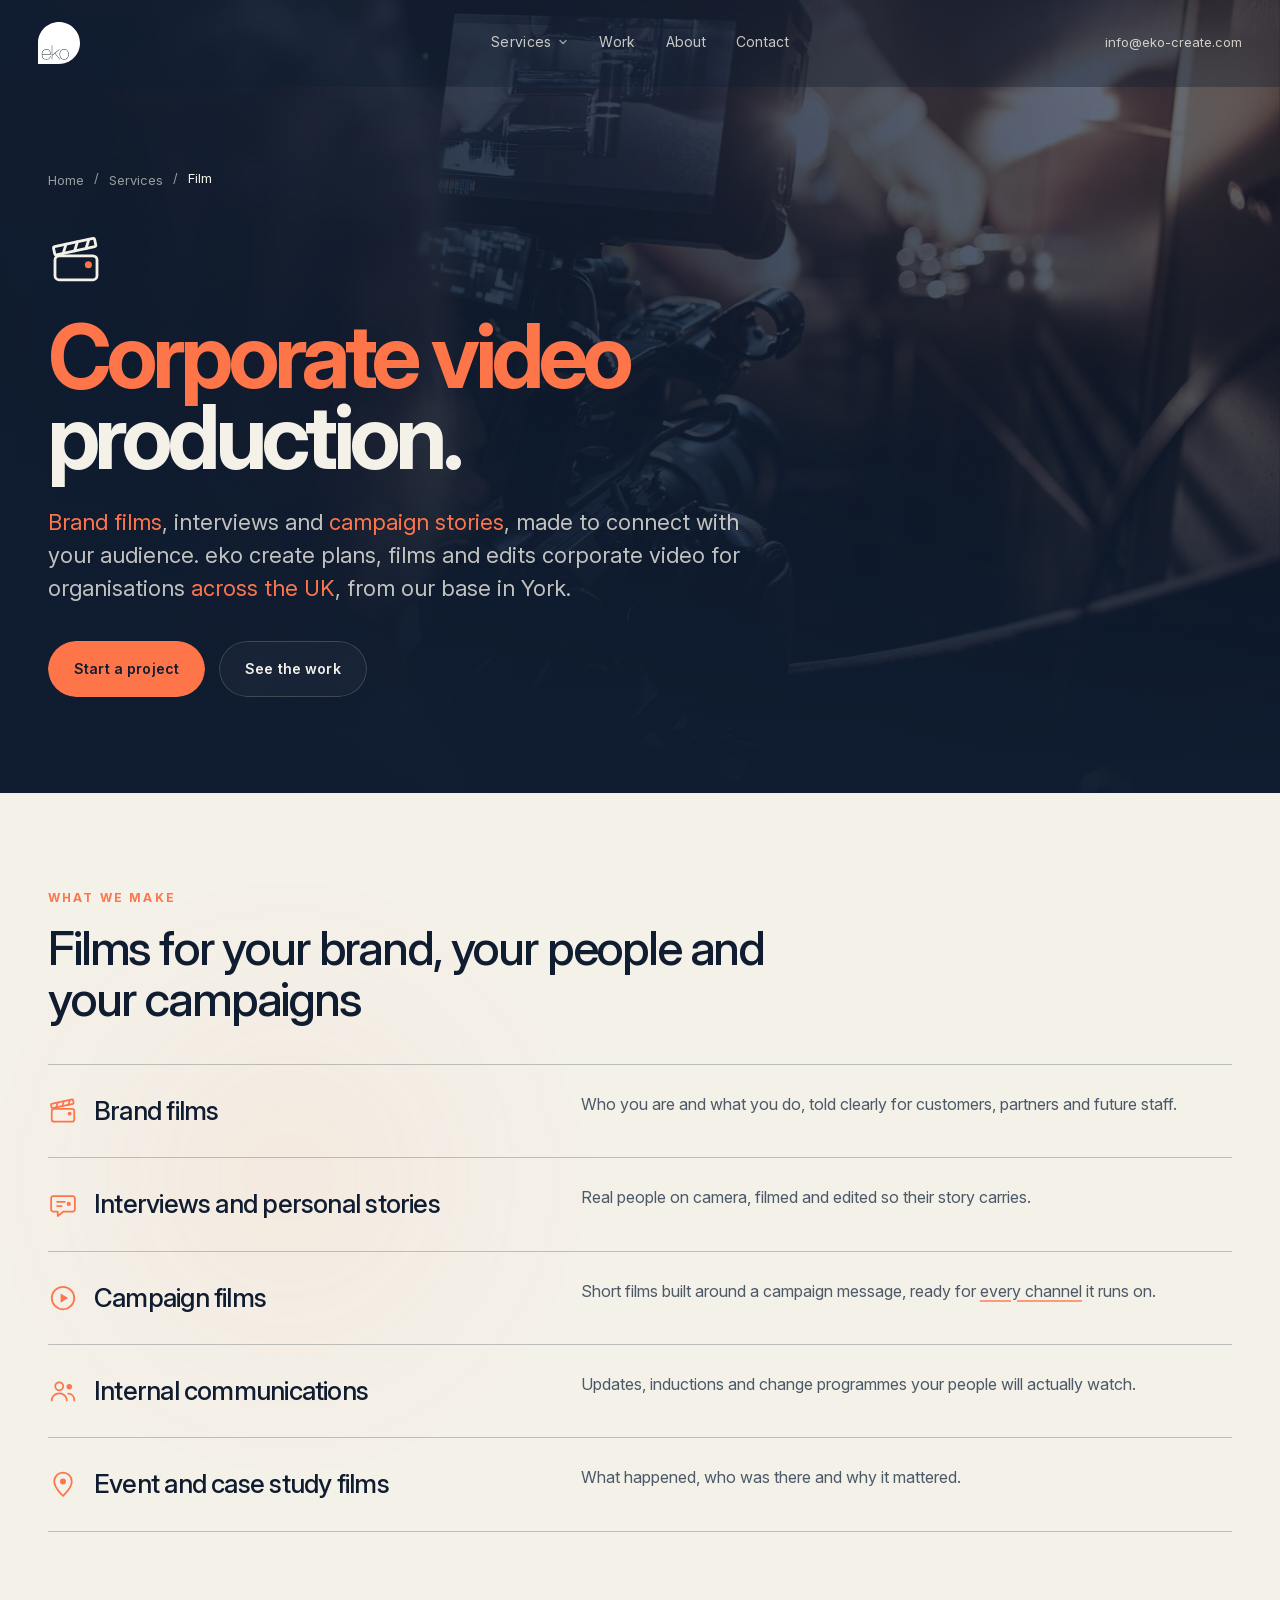
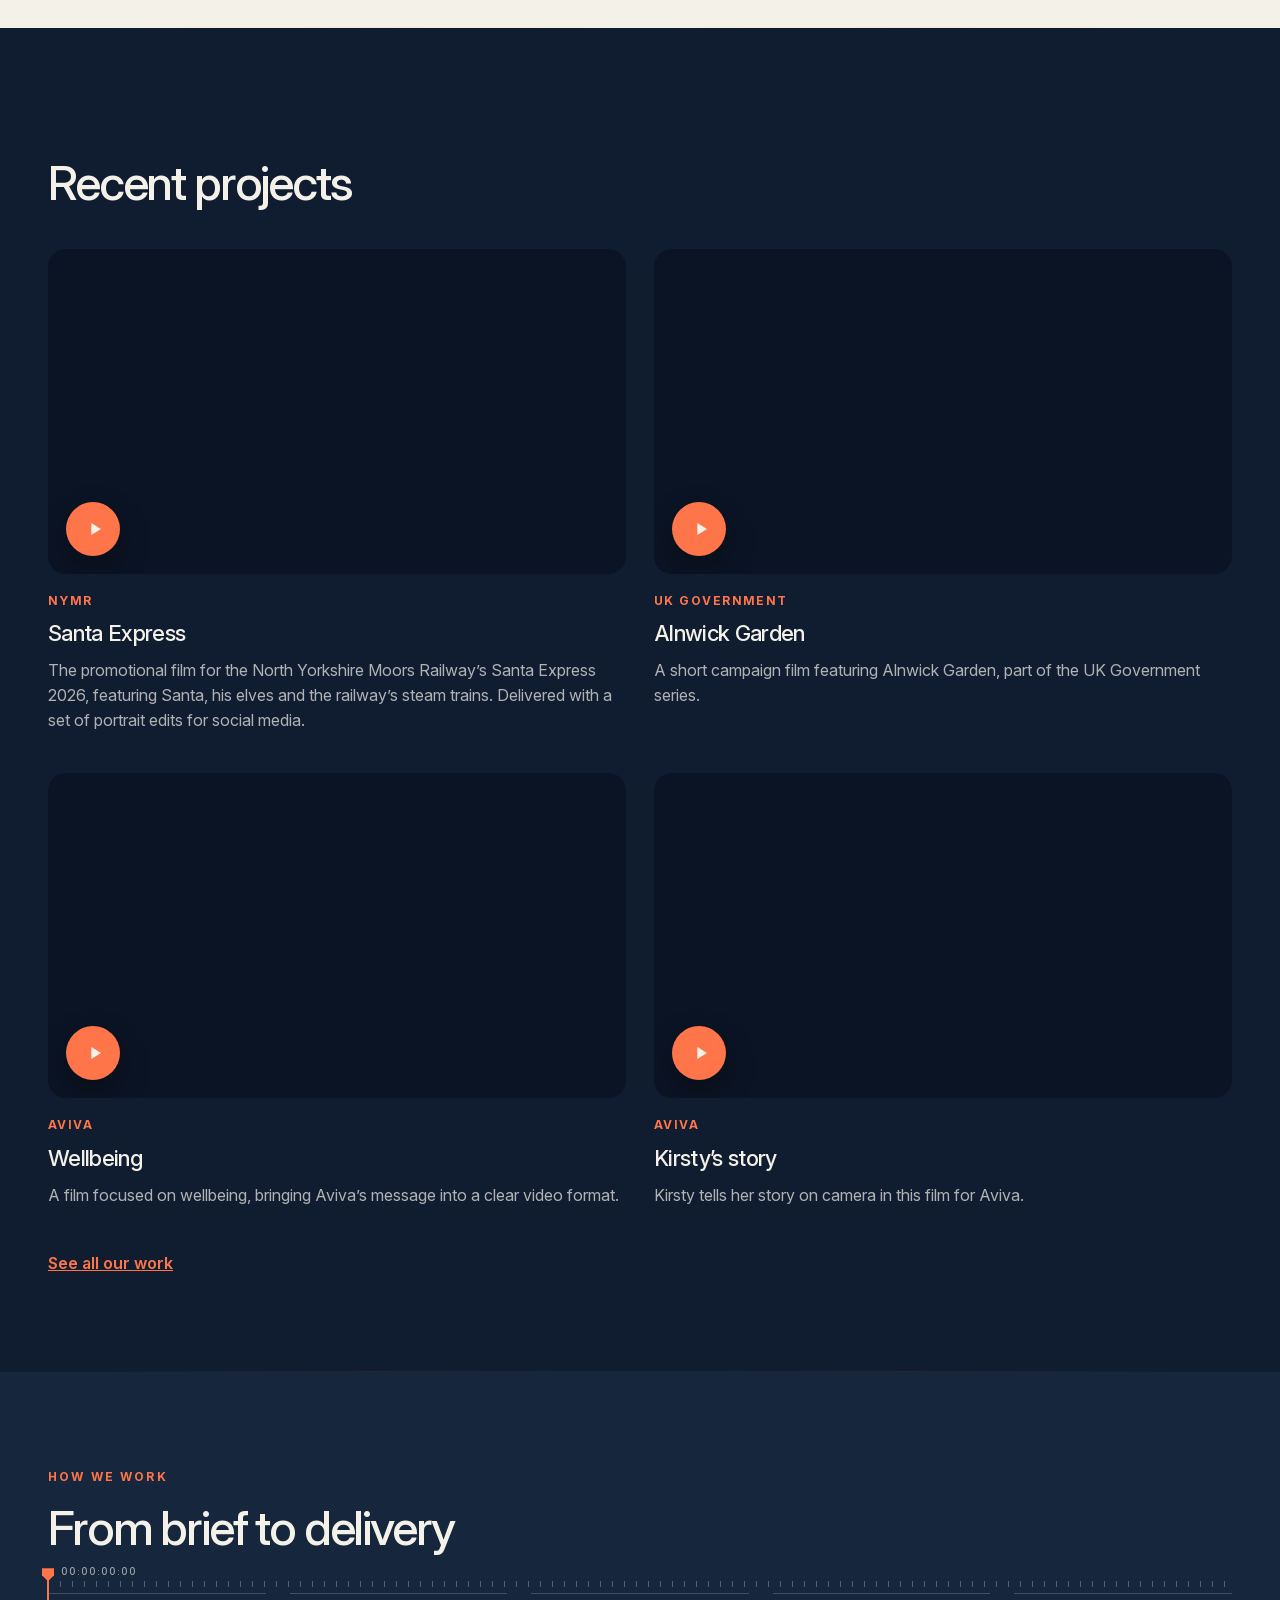
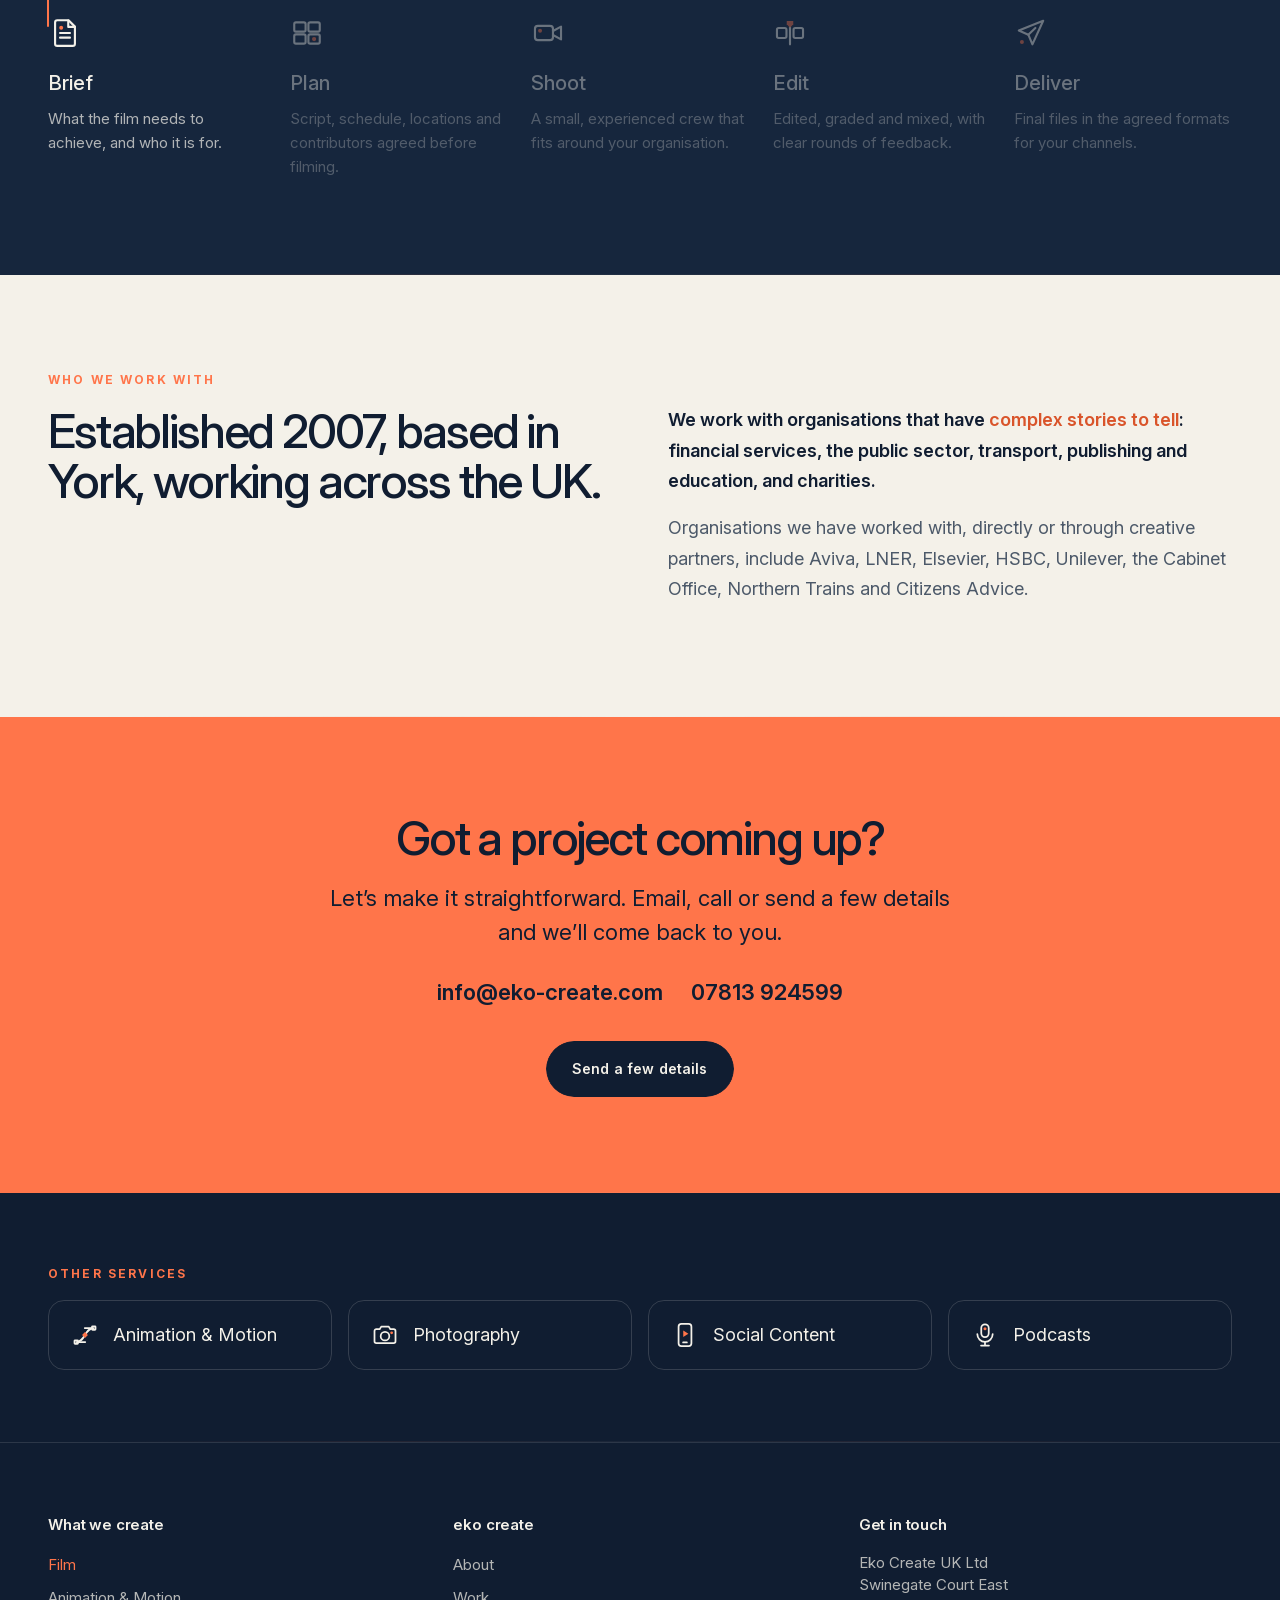
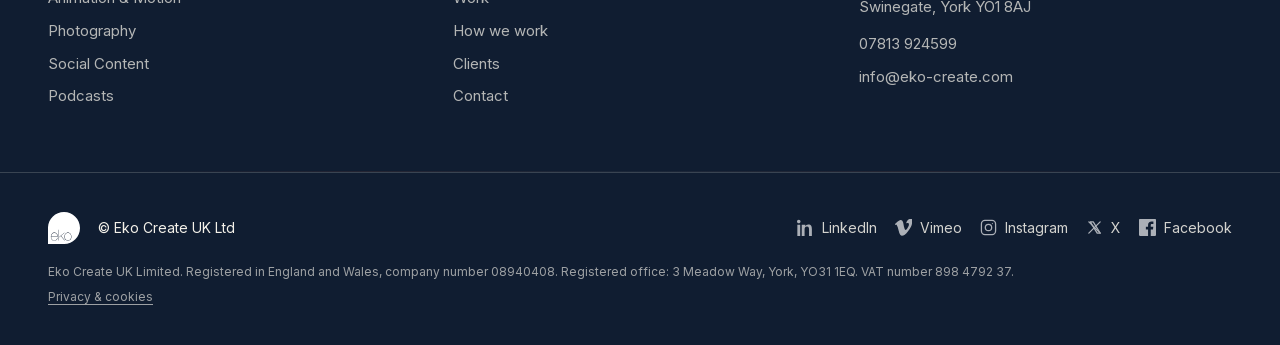
<file: corporate-video-production/index.html>
<!doctype html>
<html lang="en-GB">
<head>
  <meta charset="utf-8">
  <script defer src="/assets/js/analytics.js?v=20261014-pv1"></script>
  <meta name="viewport" content="width=device-width, initial-scale=1">
  <title>Corporate Video Production in York &amp; across the UK | eko create</title>
  <meta name="description" content="Corporate video production for organisations across the UK: brand films, interviews, campaign stories and internal communications. Based in York since 2007.">
  <meta name="robots" content="index, follow, max-image-preview:large, max-snippet:-1, max-video-preview:-1">
  <meta name="theme-color" content="#101D31">
  <link rel="canonical" href="https://eko-create.com/corporate-video-production/">
  <meta property="og:title" content="Corporate Video Production in York &amp; across the UK | eko create">
  <meta property="og:description" content="Corporate video production for organisations across the UK: brand films, interviews, campaign stories and internal communications. Based in York since 2007.">
  <meta property="og:type" content="website">
  <meta property="og:url" content="https://eko-create.com/corporate-video-production/">
  <meta property="og:site_name" content="eko create">
  <meta property="og:locale" content="en_GB">
  <meta property="og:image" content="https://eko-create.com/assets/images/share/corporate-video-production.jpg">
  <meta property="og:image:width" content="1200">
  <meta property="og:image:height" content="630">
  <meta property="og:image:alt" content="Corporate Video Production in York &amp; across the UK | eko create">
  <meta name="twitter:card" content="summary_large_image">
  <meta name="twitter:title" content="Corporate Video Production in York &amp; across the UK | eko create">
  <meta name="twitter:description" content="Corporate video production for organisations across the UK: brand films, interviews, campaign stories and internal communications. Based in York since 2007.">
  <meta name="twitter:image" content="https://eko-create.com/assets/images/share/corporate-video-production.jpg">
  <link rel="preload" href="/assets/fonts/InterVariable-latin.woff2" as="font" type="font/woff2" crossorigin>
  <link rel="preconnect" href="https://i.vimeocdn.com">
  <link rel="icon" href="/favicon.ico" sizes="48x48">
  <link rel="icon" type="image/png" sizes="96x96" href="/favicon-96.png">
  <link rel="icon" type="image/png" sizes="192x192" href="/favicon-192.png">
  
  <link rel="apple-touch-icon" href="/assets/images/apple-touch-icon.png">
  <link rel="stylesheet" href="/assets/css/pages.bundle.css?v=630489d7">
  <script>try{if(!matchMedia('(prefers-reduced-motion: reduce)').matches){document.documentElement.classList.add('mx');if(matchMedia('(min-width: 981px)').matches)document.documentElement.classList.add('mx-full')}}catch(e){}</script>
  <script defer src="/assets/js/motion.js?v=20261017-p2"></script>
  <script type="application/ld+json">
{
 "@context": "https://schema.org",
 "@graph": [
  {
   "@type": "Service",
   "@id": "https://eko-create.com/corporate-video-production/#service",
   "name": "Corporate video production",
   "serviceType": "Film",
   "description": "Corporate video production for organisations across the UK: brand films, interviews, campaign stories and internal communications. Based in York since 2007.",
   "url": "https://eko-create.com/corporate-video-production/",
   "provider": {
    "@id": "https://eko-create.com/#business"
   },
   "areaServed": {
    "@type": "Country",
    "name": "United Kingdom"
   }
  },
  {
   "@type": "WebPage",
   "@id": "https://eko-create.com/corporate-video-production/",
   "url": "https://eko-create.com/corporate-video-production/",
   "name": "Corporate Video Production in York & across the UK | eko create",
   "description": "Corporate video production for organisations across the UK: brand films, interviews, campaign stories and internal communications. Based in York since 2007.",
   "isPartOf": {
    "@id": "https://eko-create.com/#website"
   },
   "about": {
    "@id": "https://eko-create.com/corporate-video-production/#service"
   },
   "inLanguage": "en-GB"
  },
  {
   "@type": "BreadcrumbList",
   "itemListElement": [
    {
     "@type": "ListItem",
     "position": 1,
     "name": "Home",
     "item": "https://eko-create.com/"
    },
    {
     "@type": "ListItem",
     "position": 2,
     "name": "Services",
     "item": "https://eko-create.com/#services"
    },
    {
     "@type": "ListItem",
     "position": 3,
     "name": "Film",
     "item": "https://eko-create.com/corporate-video-production/"
    }
   ]
  },
  {
   "@type": "VideoObject",
   "name": "Aviva – Wellbeing",
   "description": "A film focused on wellbeing, bringing Aviva’s message into a clear video format.",
   "thumbnailUrl": "https://i.vimeocdn.com/video/2155556549-af3bcd56b4a91569e8131f1b61b680d09ac135078dfb31789df171e6aa0e4160-d_1280",
   "uploadDate": "2026-05-09T12:00:00+00:00",
   "duration": "PT2M53S",
   "embedUrl": "https://player.vimeo.com/video/1190711606?h=9f5bc2a80f",
   "publisher": {
    "@id": "https://eko-create.com/#business"
   }
  },
  {
   "@type": "VideoObject",
   "name": "Aviva – Kirsty’s story",
   "description": "Kirsty tells her story on camera in this film for Aviva.",
   "thumbnailUrl": "https://i.vimeocdn.com/video/2155564314-c349435723636c6623eff3442830b035920300e4c93f38457f71c14d90e99c63-d_1280",
   "uploadDate": "2026-05-09T12:00:00+00:00",
   "duration": "PT3M55S",
   "embedUrl": "https://player.vimeo.com/video/1190717933?h=0193e2cf9c",
   "publisher": {
    "@id": "https://eko-create.com/#business"
   }
  },
  {
   "@type": "VideoObject",
   "name": "UK Government – Alnwick Garden",
   "description": "A short campaign film featuring Alnwick Garden, part of the UK Government series.",
   "thumbnailUrl": "https://i.vimeocdn.com/video/2155556550-8236dc8f1fbc4610c652cc32a068cfc8e16a97b3c06f4c378f45a1a5ae283fec-d_1280",
   "uploadDate": "2026-05-09T12:00:00+00:00",
   "duration": "PT0M32S",
   "embedUrl": "https://player.vimeo.com/video/1190711615?h=713fed7178",
   "publisher": {
    "@id": "https://eko-create.com/#business"
   }
  },
  {
   "@type": "VideoObject",
   "name": "NYMR – Santa Express",
   "description": "The promotional film for the North Yorkshire Moors Railway’s Santa Express 2026, featuring Santa, his elves and the railway’s steam trains.",
   "thumbnailUrl": "https://i.vimeocdn.com/video/2209501836-cdb846167816633d049174977e278fa4d6c35e59cbd62954efe79bca84a3a799-d_1280",
   "uploadDate": "2026-10-07T12:00:00+00:00",
   "duration": "PT1M22S",
   "embedUrl": "https://player.vimeo.com/video/1233745777?h=f8b2a0c18b",
   "publisher": {
    "@id": "https://eko-create.com/#business"
   }
  }
 ]
}
  </script>
</head>
<body class="svc-page">
  <svg class="eko-sprite" xmlns="http://www.w3.org/2000/svg" width="0" height="0" aria-hidden="true" focusable="false">
    <!-- Eko icon set: 24px grid, one line weight, one "tally light" accent per icon. -->
    <symbol id="i-play" viewBox="0 0 24 24"><circle pathLength="1" cx="12" cy="12" r="9"/><path class="i-dot" d="M10.1 8.3v7.4l6-3.7z"/></symbol>
    <symbol id="i-team" viewBox="0 0 24 24"><circle pathLength="1" cx="9" cy="8.2" r="3.2"/><path pathLength="1" d="M3 19.5c0-3.3 2.6-5.6 6-5.6s6 2.3 6 5.6"/><path pathLength="1" d="M16.2 14.1c2.8.1 4.8 2.2 4.8 5.4"/><circle class="i-dot" cx="17" cy="8.6" r="2.2"/></symbol>
    <symbol id="i-layers" viewBox="0 0 24 24"><path pathLength="1" d="M12 3.5l8.5 4.4-8.5 4.4-8.5-4.4z"/><path pathLength="1" d="M3.5 12.1l8.5 4.4 8.5-4.4"/><path pathLength="1" d="M3.5 16.2l8.5 4.4 8.5-4.4"/><circle class="i-dot" cx="12" cy="7.9" r="1.5"/></symbol>
    <symbol id="i-route" viewBox="0 0 24 24"><circle pathLength="1" cx="5" cy="19" r="2"/><path pathLength="1" d="M7 19h6a3.5 3.5 0 0 0 0-7h-2a3.5 3.5 0 0 1 0-7h5.6"/><circle class="i-dot" cx="19" cy="5" r="2.2"/></symbol>
    <symbol id="i-award" viewBox="0 0 24 24"><circle pathLength="1" cx="12" cy="9" r="5.7"/><path pathLength="1" d="M8.4 13.6L7 21l5-2.7 5 2.7-1.4-7.4"/><circle class="i-dot" cx="12" cy="9" r="1.8"/></symbol>
    <symbol id="i-compass" viewBox="0 0 24 24"><circle pathLength="1" cx="12" cy="12" r="9"/><path class="i-dot" d="M16.2 7.8l-2.5 5.9-5.9 2.5 2.5-5.9z"/></symbol>
    <symbol id="i-frames" viewBox="0 0 24 24"><rect pathLength="1" x="3" y="4" width="18" height="16" rx="2"/><path pathLength="1" d="M7.5 4v16M16.5 4v16"/><path pathLength="1" d="M3 9.3h4.5M3 14.7h4.5M16.5 9.3H21M16.5 14.7H21"/><path class="i-dot" d="M10.7 9.7v4.6l3.7-2.3z"/></symbol>
    <symbol id="i-chat" viewBox="0 0 24 24"><path pathLength="1" d="M4.2 4.8h15.6a1.7 1.7 0 0 1 1.7 1.7v9a1.7 1.7 0 0 1-1.7 1.7h-7.4l-4.6 3.6v-3.6H4.2a1.7 1.7 0 0 1-1.7-1.7v-9a1.7 1.7 0 0 1 1.7-1.7z"/><path pathLength="1" d="M7.3 9.4h6.2M7.3 12.8h3.6"/><circle class="i-dot" cx="16.6" cy="11.1" r="1.7"/></symbol>
    <symbol id="i-pin" viewBox="0 0 24 24"><path pathLength="1" d="M12 21.5s-7-6.2-7-11.6a7 7 0 0 1 14 0c0 5.4-7 11.6-7 11.6z"/><circle class="i-dot" cx="12" cy="9.9" r="2.4"/></symbol>
    <symbol id="i-film" viewBox="0 0 24 24"><rect pathLength="1" x="3" y="10.2" width="18" height="10.3" rx="1.8"/><g transform="rotate(-12 3 9.9)"><rect pathLength="1" x="3" y="6.3" width="18" height="3.6" rx=".6"/><path pathLength="1" d="M8.6 6.3l-2 3.6M13.6 6.3l-2 3.6M18.6 6.3l-2 3.6"/></g><circle class="i-dot" cx="17.3" cy="14" r="1.5"/></symbol>
    <symbol id="i-motion" viewBox="0 0 24 24"><path pathLength="1" d="M4.5 18C12.5 18 11.5 6 19.5 6"/><path pathLength="1" d="M6 18h6.2M18 6h-6.2"/><rect pathLength="1" x="3" y="16.5" width="3" height="3" rx=".5"/><rect pathLength="1" x="18" y="4.5" width="3" height="3" rx=".5"/><path class="i-dot" d="M12 9.5l2.5 2.5-2.5 2.5L9.5 12z"/></symbol>
    <symbol id="i-photo" viewBox="0 0 24 24"><path pathLength="1" d="M3 8.6A1.6 1.6 0 0 1 4.6 7h2.8l1.4-2.2h6.4L16.6 7h2.8A1.6 1.6 0 0 1 21 8.6v8.8a1.6 1.6 0 0 1-1.6 1.6H4.6A1.6 1.6 0 0 1 3 17.4z"/><circle pathLength="1" cx="12" cy="13" r="3.7"/><circle class="i-dot" cx="17.7" cy="10.1" r="1.2"/></symbol>
    <symbol id="i-social" viewBox="0 0 24 24"><rect pathLength="1" x="6.5" y="2.5" width="11" height="19" rx="2.4"/><path pathLength="1" d="M10.4 18.4h3.2"/><path class="i-dot" d="M10.5 8.2v5.6l4.4-2.8z"/></symbol>
    <symbol id="i-podcast" viewBox="0 0 24 24"><rect pathLength="1" x="8.8" y="2.8" width="6.4" height="11" rx="3.2"/><path pathLength="1" d="M5.4 11.2a6.6 6.6 0 0 0 13.2 0"/><path pathLength="1" d="M12 17.8V21M8.6 21h6.8"/><circle class="i-dot" cx="12" cy="6.6" r="1.3"/></symbol>
    <symbol id="i-brief" viewBox="0 0 24 24"><path pathLength="1" d="M6.6 3h7.9L19 7.5v12a1.6 1.6 0 0 1-1.6 1.6H6.6A1.6 1.6 0 0 1 5 19.5v-14.9A1.6 1.6 0 0 1 6.6 3z"/><path pathLength="1" d="M14.3 3.2v4.5h4.5"/><path pathLength="1" d="M8.5 12h7M8.5 15.3h7"/><circle class="i-dot" cx="9.3" cy="8.3" r="1.4"/></symbol>
    <symbol id="i-plan" viewBox="0 0 24 24"><rect pathLength="1" x="3" y="4.5" width="8" height="6.5" rx="1.2"/><rect pathLength="1" x="13" y="4.5" width="8" height="6.5" rx="1.2"/><rect pathLength="1" x="3" y="13" width="8" height="6.5" rx="1.2"/><rect pathLength="1" x="13" y="13" width="8" height="6.5" rx="1.2"/><circle class="i-dot" cx="17" cy="16.25" r="1.5"/></symbol>
    <symbol id="i-shoot" viewBox="0 0 24 24"><rect pathLength="1" x="2.8" y="7" width="12.7" height="10" rx="2"/><path pathLength="1" d="M15.5 10.6l5.7-3.1v9l-5.7-3.1"/><circle class="i-dot" cx="6.4" cy="10.4" r="1.4"/></symbol>
    <symbol id="i-edit" viewBox="0 0 24 24"><rect pathLength="1" x="2.8" y="8.5" width="6.7" height="7" rx="1.2"/><rect pathLength="1" x="14.5" y="8.5" width="6.7" height="7" rx="1.2"/><path pathLength="1" d="M12 7.6V20"/><path class="i-dot" d="M9.7 3.5h4.6v2.3L12 8.3 9.7 5.8z"/></symbol>
    <symbol id="i-deliver" viewBox="0 0 24 24"><path pathLength="1" d="M20.6 3.4L3.4 10.3l6.7 2.9 2.9 6.8z"/><path pathLength="1" d="M10.1 13.2l5-4.8"/><circle class="i-dot" cx="5.6" cy="18.4" r="1.4"/></symbol>
    <symbol id="i-mail" viewBox="0 0 24 24"><rect pathLength="1" x="3" y="5.5" width="18" height="13" rx="2"/><path pathLength="1" d="M3.6 7.3l8.4 6 8.4-6"/></symbol>
    <symbol id="i-phone" viewBox="0 0 24 24"><path pathLength="1" d="M6.5 3.5h3l1.6 4-2.1 1.4a11 11 0 0 0 6.1 6.1l1.4-2.1 4 1.6v3a1.9 1.9 0 0 1-2 1.9C11.1 18.8 5.2 12.9 4.6 5.5a1.9 1.9 0 0 1 1.9-2z"/></symbol>
    <symbol id="i-grid" viewBox="0 0 24 24"><rect pathLength="1" x="4" y="4" width="6.5" height="6.5" rx="1.3"/><rect pathLength="1" x="13.5" y="4" width="6.5" height="6.5" rx="1.3"/><rect pathLength="1" x="4" y="13.5" width="6.5" height="6.5" rx="1.3"/><rect class="i-dot" x="13.5" y="13.5" width="6.5" height="6.5" rx="1.3"/></symbol>
  </svg>

  <header class="site-header">
    <a class="brand" href="/" aria-label="eko create home"><img src="/assets/images/eko-logo.svg" alt="eko create"></a>
    <nav class="main-nav" aria-label="Main navigation">
      <div class="nav-drop">
        <a class="nav-drop-top" aria-controls="services-panel" aria-expanded="false" href="/#services">Services<svg class="nav-drop-chev" viewBox="0 0 12 12" aria-hidden="true" focusable="false"><path d="M3 4.5 6 7.5 9 4.5"/></svg></a>
        <div class="nav-drop-panel" id="services-panel">
          <div class="nav-drop-inner">
            <a class="nav-svc" href="/corporate-video-production/"><svg class="ico" aria-hidden="true" focusable="false"><use href="#i-film"/></svg><span class="nav-svc-name">Film</span><svg class="nav-svc-arrow" viewBox="0 0 16 16" aria-hidden="true" focusable="false"><path d="M3 8h9M8.5 4.5 12 8l-3.5 3.5"/></svg></a>
            <a class="nav-svc" href="/animation-and-motion-graphics/"><svg class="ico" aria-hidden="true" focusable="false"><use href="#i-motion"/></svg><span class="nav-svc-name">Animation &amp; Motion</span><svg class="nav-svc-arrow" viewBox="0 0 16 16" aria-hidden="true" focusable="false"><path d="M3 8h9M8.5 4.5 12 8l-3.5 3.5"/></svg></a>
            <a class="nav-svc" href="/photography/"><svg class="ico" aria-hidden="true" focusable="false"><use href="#i-photo"/></svg><span class="nav-svc-name">Photography</span><svg class="nav-svc-arrow" viewBox="0 0 16 16" aria-hidden="true" focusable="false"><path d="M3 8h9M8.5 4.5 12 8l-3.5 3.5"/></svg></a>
            <a class="nav-svc" href="/social-media-video/"><svg class="ico" aria-hidden="true" focusable="false"><use href="#i-social"/></svg><span class="nav-svc-name">Social Content</span><svg class="nav-svc-arrow" viewBox="0 0 16 16" aria-hidden="true" focusable="false"><path d="M3 8h9M8.5 4.5 12 8l-3.5 3.5"/></svg></a>
            <a class="nav-svc" href="/podcast-production/"><svg class="ico" aria-hidden="true" focusable="false"><use href="#i-podcast"/></svg><span class="nav-svc-name">Podcasts</span><svg class="nav-svc-arrow" viewBox="0 0 16 16" aria-hidden="true" focusable="false"><path d="M3 8h9M8.5 4.5 12 8l-3.5 3.5"/></svg></a>
          </div>
        </div>
      </div>
      <a href="/#portfolio">Work</a>
      <a href="/about/">About</a>
      <a href="/#contact">Contact</a>
    </nav>
    <div class="top-contact">
      <a href="mailto:info@eko-create.com">info@eko-create.com</a>
    </div>
    <button class="nav-toggle" aria-label="Open navigation" aria-expanded="false" aria-controls="mobile-nav">
      <span></span><span></span><span></span>
    </button>
  </header>
  <nav class="mobile-nav" id="mobile-nav" aria-label="Mobile navigation" aria-hidden="true" inert>
    <a href="/#services">Services</a>
    <div class="mobile-sub">
      <a href="/corporate-video-production/"><svg class="ico" aria-hidden="true" focusable="false"><use href="#i-film"/></svg>Film</a>
      <a href="/animation-and-motion-graphics/"><svg class="ico" aria-hidden="true" focusable="false"><use href="#i-motion"/></svg>Animation &amp; Motion</a>
      <a href="/photography/"><svg class="ico" aria-hidden="true" focusable="false"><use href="#i-photo"/></svg>Photography</a>
      <a href="/social-media-video/"><svg class="ico" aria-hidden="true" focusable="false"><use href="#i-social"/></svg>Social Content</a>
      <a href="/podcast-production/"><svg class="ico" aria-hidden="true" focusable="false"><use href="#i-podcast"/></svg>Podcasts</a>
    </div>
    <a href="/#portfolio">Work</a>
    <a href="/about/">About</a>
    <a href="/#contact">Contact</a>
    <a href="mailto:info@eko-create.com">info@eko-create.com</a>
  </nav>

  <main id="top" class="svc">
    <section class="svc-hero svc-hero--img"><img class="svc-hero-bg" src="/assets/images/film-hero.jpg" alt="" aria-hidden="true" fetchpriority="high"><span class="svc-hero-shade" aria-hidden="true"></span>
      <div class="container">
        <nav class="svc-crumbs" aria-label="Breadcrumb"><a href="/">Home</a><span aria-hidden="true">/</span><a href="/#services">Services</a><span aria-hidden="true">/</span><span aria-current="page">Film</span></nav>
        <svg class="ico svc-hero-ico" aria-hidden="true" focusable="false"><use href="#i-film"/></svg>
        <h1 class="h1-build"><em class="h1-accent">Corporate video</em> production.</h1>
        <p class="svc-lead"><em>Brand films</em>, interviews and <em>campaign stories</em>, made to connect with your audience. eko create plans, films and edits corporate video for organisations <em>across the UK</em>, from our base in York.</p>
        <div class="svc-actions"><a class="btn btn-primary" href="/#contact">Start a project</a><a class="btn btn-ghost" href="#work">See the work</a></div>
      </div>
    </section>

    <section class="svc-make" aria-labelledby="make-h">
      <div class="container">
        <p class="svc-kicker">What we make</p>
        <h2 id="make-h">Films for your brand, your people and your campaigns</h2>
        <ul class="svc-make-list">
        <li><h3><svg class="ico svc-make-ico" aria-hidden="true" focusable="false"><use href="#i-film"/></svg>Brand films</h3><p>Who you are and what you do, told clearly for customers, partners and future staff.</p></li>
        <li><h3><svg class="ico svc-make-ico" aria-hidden="true" focusable="false"><use href="#i-chat"/></svg>Interviews and personal stories</h3><p>Real people on camera, filmed and edited so their story carries.</p></li>
        <li><h3><svg class="ico svc-make-ico" aria-hidden="true" focusable="false"><use href="#i-play"/></svg>Campaign films</h3><p>Short films built around a campaign message, ready for <a class="svc-inline" href="/social-media-video/">every channel</a> it runs on.</p></li>
        <li><h3><svg class="ico svc-make-ico" aria-hidden="true" focusable="false"><use href="#i-team"/></svg>Internal communications</h3><p>Updates, inductions and change programmes your people will actually watch.</p></li>
        <li><h3><svg class="ico svc-make-ico" aria-hidden="true" focusable="false"><use href="#i-pin"/></svg>Event and case study films</h3><p>What happened, who was there and why it mattered.</p></li>
        </ul>
      </div>
    </section>

    <section class="svc-films" id="work" aria-labelledby="work-h">
      <div class="container">
        <p class="svc-kicker">Selected work</p>
        <h2 id="work-h">Recent projects</h2>
        <div class="svc-film-grid" data-page="Corporate video">
        <article class="svc-film">
          <a class="svc-player" href="https://vimeo.com/1190711606/9f5bc2a80f" data-vimeo="1190711606" data-h="9f5bc2a80f" aria-label="Play Aviva – Wellbeing">
            <img src="https://i.vimeocdn.com/video/2155556549-af3bcd56b4a91569e8131f1b61b680d09ac135078dfb31789df171e6aa0e4160-d_960" alt="Still from Aviva – Wellbeing" loading="lazy" width="960" height="540">
            <span class="svc-play" aria-hidden="true"><svg viewBox="0 0 24 24" width="22" height="22"><path d="M8 5.5v13l10.5-6.5z" fill="currentColor"/></svg></span>
          </a>
          <p class="svc-film-client">Aviva</p>
          <h3>Wellbeing</h3>
          <p>A film focused on wellbeing, bringing Aviva’s message into a clear video format.</p>
        </article>
        <article class="svc-film">
          <a class="svc-player" href="https://vimeo.com/1190717933/0193e2cf9c" data-vimeo="1190717933" data-h="0193e2cf9c" aria-label="Play Aviva – Kirsty’s story">
            <img src="https://i.vimeocdn.com/video/2155564314-c349435723636c6623eff3442830b035920300e4c93f38457f71c14d90e99c63-d_960" alt="Still from Aviva – Kirsty’s story" loading="lazy" width="960" height="540">
            <span class="svc-play" aria-hidden="true"><svg viewBox="0 0 24 24" width="22" height="22"><path d="M8 5.5v13l10.5-6.5z" fill="currentColor"/></svg></span>
          </a>
          <p class="svc-film-client">Aviva</p>
          <h3>Kirsty’s story</h3>
          <p>Kirsty tells her story on camera in this film for Aviva.</p>
        </article>
        <article class="svc-film">
          <a class="svc-player" href="https://vimeo.com/1190711615/713fed7178" data-vimeo="1190711615" data-h="713fed7178" aria-label="Play UK Government – Alnwick Garden">
            <img src="https://i.vimeocdn.com/video/2155556550-8236dc8f1fbc4610c652cc32a068cfc8e16a97b3c06f4c378f45a1a5ae283fec-d_960" alt="Still from UK Government – Alnwick Garden" loading="lazy" width="960" height="540">
            <span class="svc-play" aria-hidden="true"><svg viewBox="0 0 24 24" width="22" height="22"><path d="M8 5.5v13l10.5-6.5z" fill="currentColor"/></svg></span>
          </a>
          <p class="svc-film-client">UK Government</p>
          <h3>Alnwick Garden</h3>
          <p>A short campaign film featuring Alnwick Garden, part of the UK Government series.</p>
        </article>
        <article class="svc-film">
          <a class="svc-player" href="https://vimeo.com/1233745777/f8b2a0c18b" data-vimeo="1233745777" data-h="f8b2a0c18b" aria-label="Play NYMR – Santa Express">
            <img src="https://i.vimeocdn.com/video/2209501836-cdb846167816633d049174977e278fa4d6c35e59cbd62954efe79bca84a3a799-d_960" alt="Still from NYMR – Santa Express" loading="lazy" width="960" height="540">
            <span class="svc-play" aria-hidden="true"><svg viewBox="0 0 24 24" width="22" height="22"><path d="M8 5.5v13l10.5-6.5z" fill="currentColor"/></svg></span>
          </a>
          <p class="svc-film-client">NYMR</p>
          <h3>Santa Express</h3>
          <p>The promotional film for the North Yorkshire Moors Railway’s Santa Express 2026, featuring Santa, his elves and the railway’s steam trains.</p>
        </article>
        </div>
        <p class="svc-more-work"><a href="/#portfolio">See all our work</a></p>
      </div>
    </section>

    <section class="svc-steps" aria-labelledby="steps-h">
      <div class="container">
        <p class="svc-kicker">How we work</p>
        <h2 id="steps-h">From brief to delivery</h2>
        <ol class="svc-step-list">
        <li><svg class="ico" aria-hidden="true" focusable="false"><use href="#i-brief"/></svg><strong>Brief</strong><p>What the film needs to achieve, and who it is for.</p></li>
        <li><svg class="ico" aria-hidden="true" focusable="false"><use href="#i-plan"/></svg><strong>Plan</strong><p>Script, schedule, locations and contributors agreed before filming.</p></li>
        <li><svg class="ico" aria-hidden="true" focusable="false"><use href="#i-shoot"/></svg><strong>Shoot</strong><p>A small, experienced crew that fits around your organisation.</p></li>
        <li><svg class="ico" aria-hidden="true" focusable="false"><use href="#i-edit"/></svg><strong>Edit</strong><p>Edited, graded and mixed, with clear rounds of feedback.</p></li>
        <li><svg class="ico" aria-hidden="true" focusable="false"><use href="#i-deliver"/></svg><strong>Deliver</strong><p>Final files in the agreed formats for your channels.</p></li>
        </ol>
      </div>
    </section>

    <section class="svc-who" aria-labelledby="who-h">
      <div class="container svc-who-grid">
        <div><p class="svc-kicker">Who we work with</p><h2 id="who-h">Established 2007, based in York, working across the UK.</h2></div>
        <div><p>We work with organisations that have <em>complex stories to tell</em>: financial services, the public sector, transport, publishing and education, and charities.</p><p>Organisations we have worked with, directly or through creative partners, include Aviva, LNER, Elsevier, HSBC, Unilever, the Cabinet Office, Northern Trains and Citizens Advice.</p></div>
      </div>
    </section>

    <section class="svc-cta" aria-labelledby="cta-h">
      <div class="container">
        <h2 id="cta-h">Got a project coming up?</h2>
        <p>Let’s make it straightforward. Email, call or send a few details and we’ll come back to you.</p>
        <p class="svc-cta-links"><a href="mailto:info@eko-create.com">info@eko-create.com</a><a href="tel:+447813924599">07813 924599</a></p>
        <a class="btn svc-btn-navy" href="/#contact">Send a few details</a>
      </div>
    </section>

    <section class="svc-others" aria-labelledby="others-h">
      <div class="container">
        <p class="svc-kicker">Other services</p>
        <h2 id="others-h" class="svc-visually-hidden">Other services</h2>
        <ul class="svc-other-list">
        <li><a href="/animation-and-motion-graphics/"><svg class="ico" aria-hidden="true" focusable="false"><use href="#i-motion"/></svg><span>Animation &amp; Motion</span></a></li>
        <li><a href="/photography/"><svg class="ico" aria-hidden="true" focusable="false"><use href="#i-photo"/></svg><span>Photography</span></a></li>
        <li><a href="/social-media-video/"><svg class="ico" aria-hidden="true" focusable="false"><use href="#i-social"/></svg><span>Social Content</span></a></li>
        <li><a href="/podcast-production/"><svg class="ico" aria-hidden="true" focusable="false"><use href="#i-podcast"/></svg><span>Podcasts</span></a></li>
        </ul>
      </div>
    </section>

    <section class="svc-links" aria-label="Site links">
      <div class="container svc-links-grid">
        <div><h2>What we create</h2><ul>
          <li><a href="/corporate-video-production/" aria-current="page">Film</a></li>
          <li><a href="/animation-and-motion-graphics/">Animation &amp; Motion</a></li>
          <li><a href="/photography/">Photography</a></li>
          <li><a href="/social-media-video/">Social Content</a></li>
          <li><a href="/podcast-production/">Podcasts</a></li>
        </ul></div>
        <div><h2>eko create</h2><ul>
          <li><a href="/about/">About</a></li>
          <li><a href="/#portfolio">Work</a></li>
          <li><a href="/#process">How we work</a></li>
          <li><a href="/clients/">Clients</a></li>
          <li><a href="/#contact">Contact</a></li>
        </ul></div>
        <div><h2>Get in touch</h2><address>Eko Create UK Ltd<br>Swinegate Court East<br>Swinegate, York YO1 8AJ</address><ul>
          <li><a href="tel:+447813924599">07813 924599</a></li>
          <li><a href="mailto:info@eko-create.com">info@eko-create.com</a></li>
        </ul></div>
      </div>
    </section>
  </main>

<footer class="site-footer">
    <div class="container footer-inner">
      <div class="footer-brand"><a href="/" aria-label="eko create home"><img src="/assets/images/eko-logo.svg" alt="eko create"></a><p>© Eko Create UK Ltd</p></div>
      <div class="social-icons" aria-label="Social links">
        <a href="https://www.linkedin.com/company/eko-create/" target="_blank" rel="noopener" aria-label="LinkedIn"><img src="/assets/icons/linkedin.svg" alt=""><span>LinkedIn</span></a>
        <a href="https://vimeo.com/user14855064" target="_blank" rel="noopener" aria-label="Vimeo"><img src="/assets/icons/vimeo.svg" alt=""><span>Vimeo</span></a>
        <a href="https://www.instagram.com/ekocreate/" target="_blank" rel="noopener" aria-label="Instagram"><img src="/assets/icons/instagram.svg" alt=""><span>Instagram</span></a>
        <a href="https://twitter.com/eko_create" target="_blank" rel="noopener" aria-label="X"><img src="/assets/icons/x.svg" alt=""><span>X</span></a>
        <a href="https://www.facebook.com/ekocreate/" target="_blank" rel="noopener" aria-label="Facebook"><img src="/assets/icons/facebook.svg" alt=""><span>Facebook</span></a>
      </div>
    </div>
    <div class="container footer-legal">
      <p>Eko Create UK Limited. Registered in England and Wales, company number 08940408. Registered office: 3 Meadow Way, York, YO31&nbsp;1EQ. VAT number 898&nbsp;4792&nbsp;37.</p>
      <p class="footer-privacy"><a href="/privacy/">Privacy &amp; cookies</a></p>
    </div>
    <a class="mobile-call" href="tel:+447813924599" aria-label="Call eko create on 07813 924599">Call</a>
  </footer>

  <script src="/assets/js/pages.js?v=20261021-f2"></script>
</body>
</html>
</file>
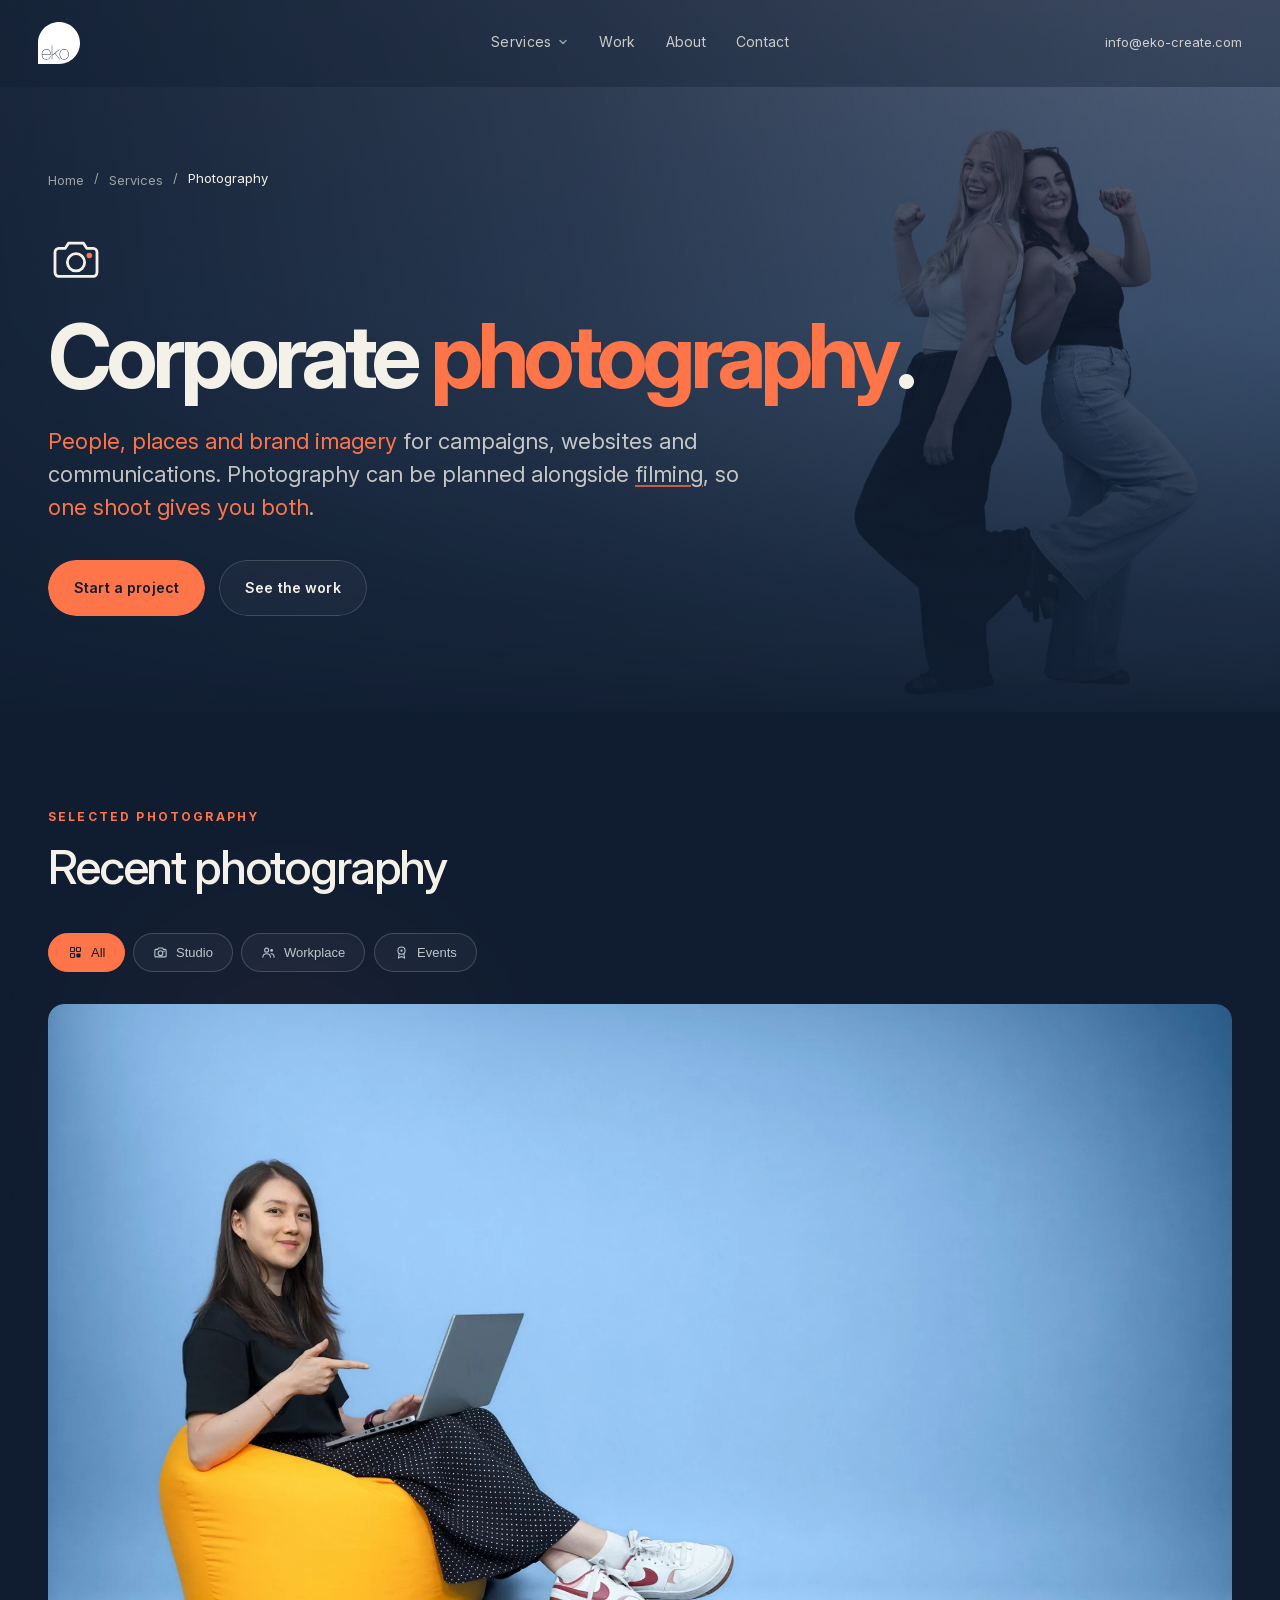
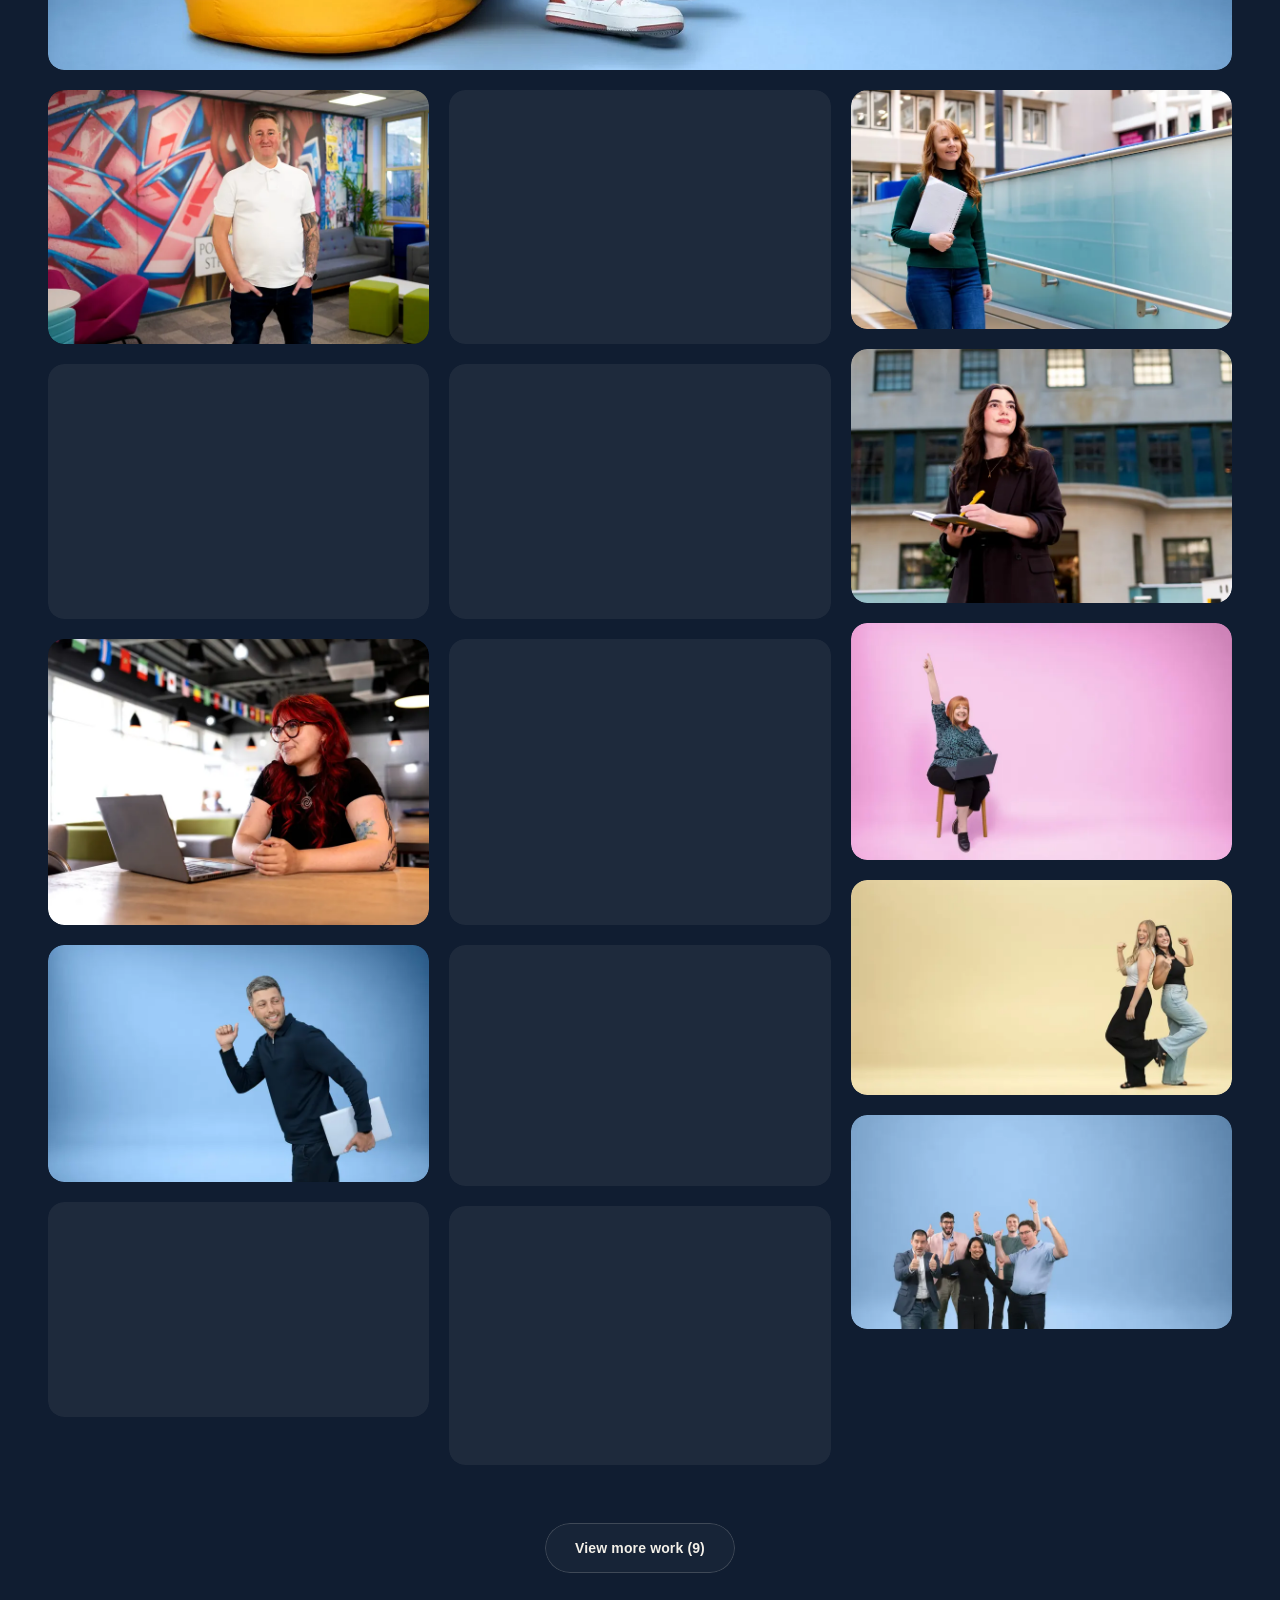
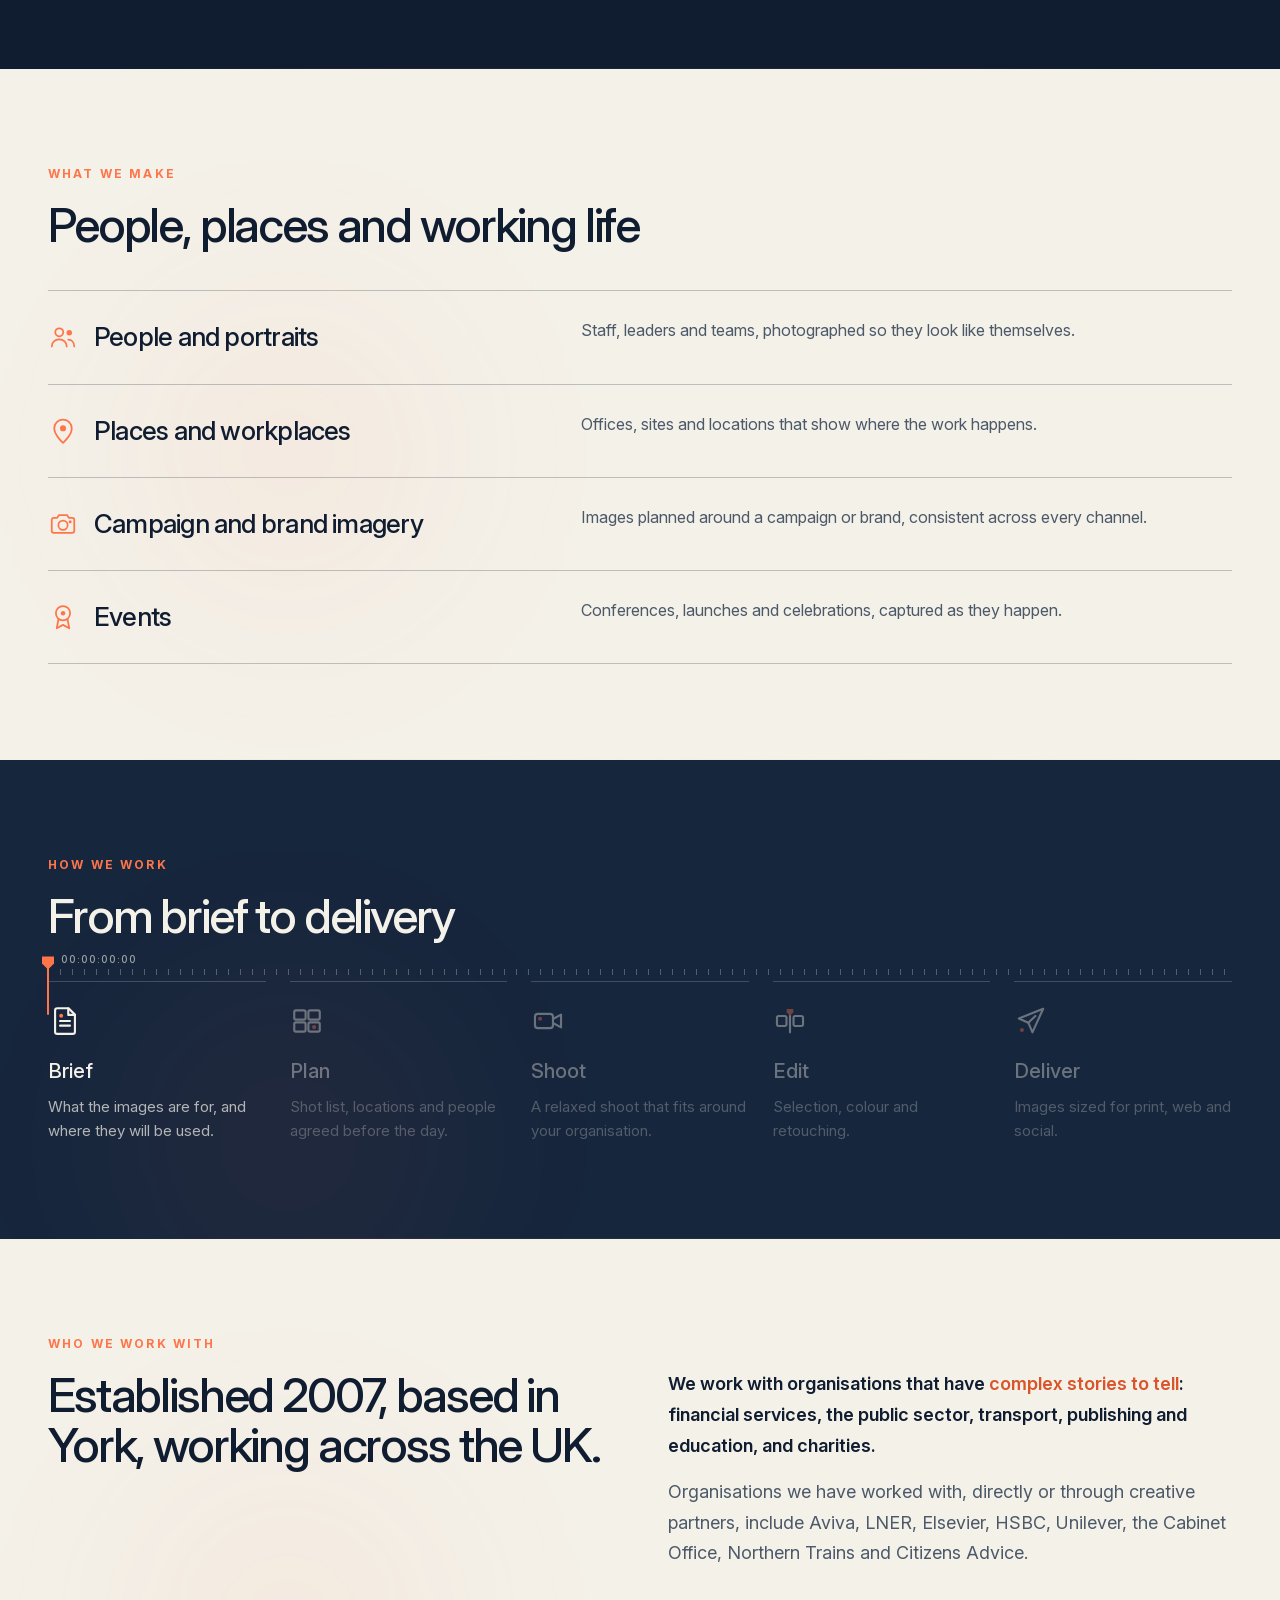
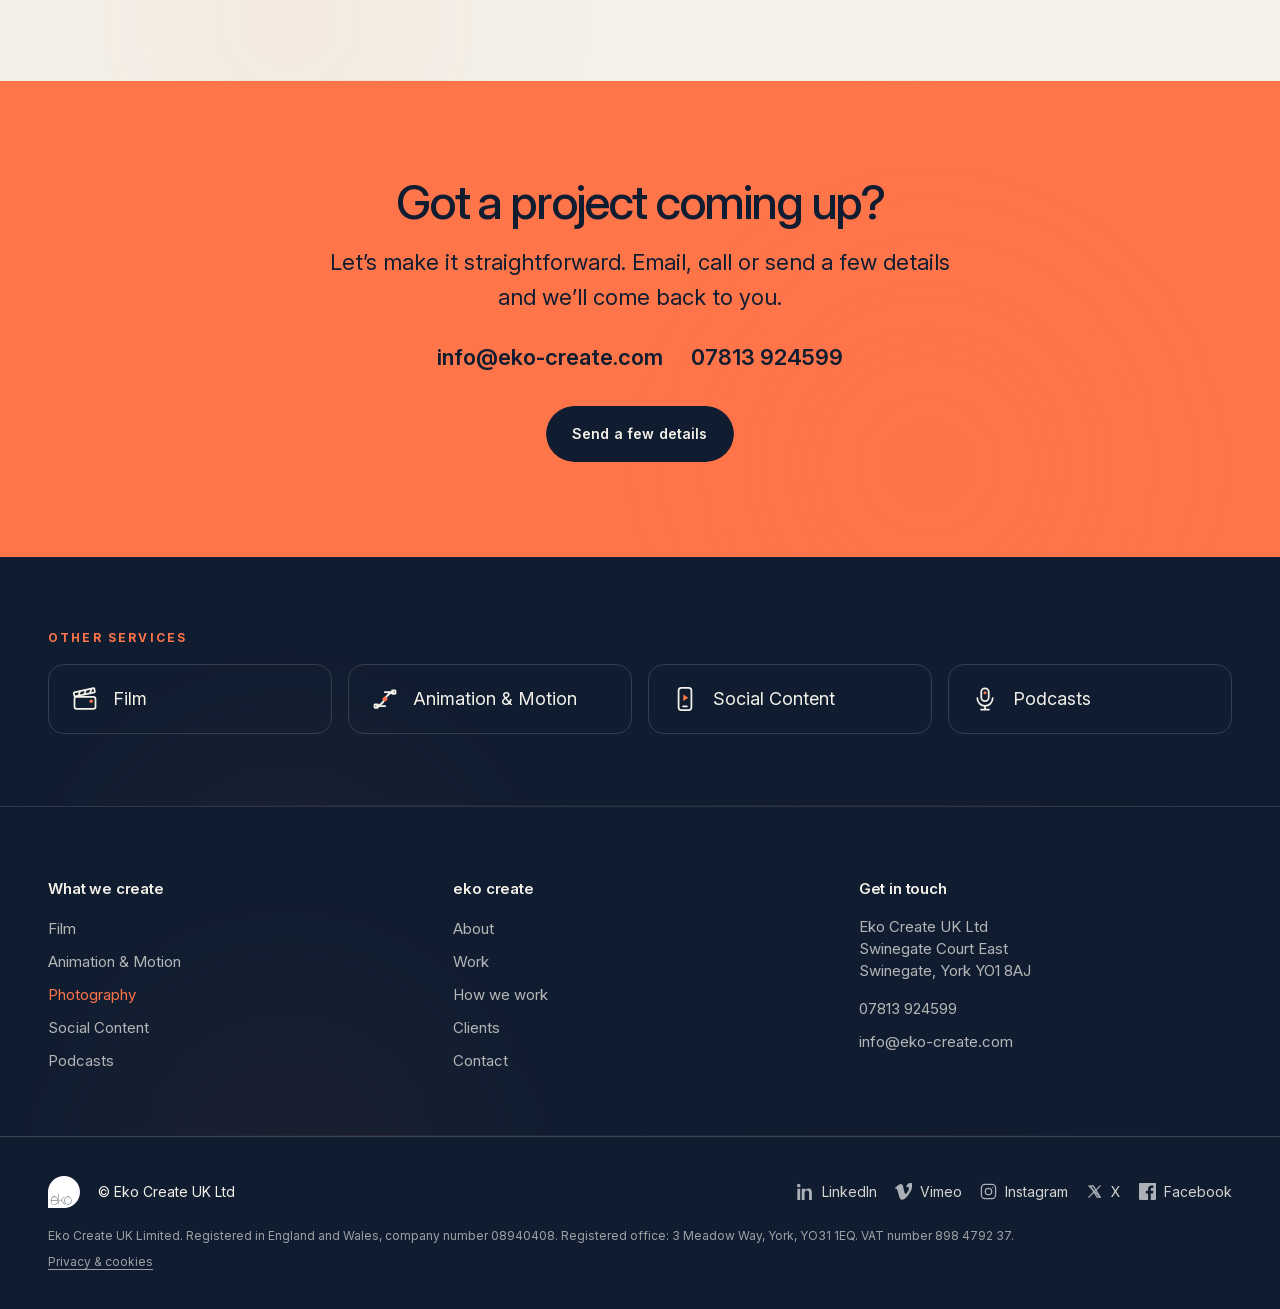
<file: photography/index.html>
<!doctype html>
<html lang="en-GB">
<head>
  <meta charset="utf-8">
  <script defer src="/assets/js/analytics.js?v=20261014-pv1"></script>
  <meta name="viewport" content="width=device-width, initial-scale=1">
  <title>Corporate Photography in York &amp; across the UK | eko create</title>
  <meta name="description" content="Corporate photography for organisations across the UK: people, places and brand imagery for campaigns, websites and communications. eko create, York.">
  <meta name="robots" content="index, follow, max-image-preview:large, max-snippet:-1, max-video-preview:-1">
  <meta name="theme-color" content="#101D31">
  <link rel="canonical" href="https://eko-create.com/photography/">
  <meta property="og:title" content="Corporate Photography in York &amp; across the UK | eko create">
  <meta property="og:description" content="Corporate photography for organisations across the UK: people, places and brand imagery for campaigns, websites and communications. eko create, York.">
  <meta property="og:type" content="website">
  <meta property="og:url" content="https://eko-create.com/photography/">
  <meta property="og:site_name" content="eko create">
  <meta property="og:locale" content="en_GB">
  <meta property="og:image" content="https://eko-create.com/assets/images/share/photography.jpg">
  <meta property="og:image:width" content="1200">
  <meta property="og:image:height" content="630">
  <meta property="og:image:alt" content="Corporate Photography in York &amp; across the UK | eko create">
  <meta name="twitter:card" content="summary_large_image">
  <meta name="twitter:title" content="Corporate Photography in York &amp; across the UK | eko create">
  <meta name="twitter:description" content="Corporate photography for organisations across the UK: people, places and brand imagery for campaigns, websites and communications. eko create, York.">
  <meta name="twitter:image" content="https://eko-create.com/assets/images/share/photography.jpg">
  <link rel="preload" href="/assets/fonts/InterVariable-latin.woff2" as="font" type="font/woff2" crossorigin>
  <link rel="preconnect" href="https://i.vimeocdn.com">
  <link rel="icon" href="/favicon.ico" sizes="48x48">
  <link rel="icon" type="image/png" sizes="96x96" href="/favicon-96.png">
  <link rel="icon" type="image/png" sizes="192x192" href="/favicon-192.png">
  
  <link rel="apple-touch-icon" href="/assets/images/apple-touch-icon.png">
  <link rel="stylesheet" href="/assets/css/pages.bundle.css?v=630489d7">
  <script>try{if(!matchMedia('(prefers-reduced-motion: reduce)').matches){document.documentElement.classList.add('mx');if(matchMedia('(min-width: 981px)').matches)document.documentElement.classList.add('mx-full')}}catch(e){}</script>
  <script defer src="/assets/js/motion.js?v=20261017-p2"></script>
  <script type="application/ld+json">
{
 "@context": "https://schema.org",
 "@graph": [
  {
   "@type": "Service",
   "@id": "https://eko-create.com/photography/#service",
   "name": "Corporate photography",
   "serviceType": "Photography",
   "description": "Corporate photography for organisations across the UK: people, places and brand imagery for campaigns, websites and communications. eko create, York.",
   "url": "https://eko-create.com/photography/",
   "provider": {
    "@id": "https://eko-create.com/#business"
   },
   "areaServed": {
    "@type": "Country",
    "name": "United Kingdom"
   }
  },
  {
   "@type": "WebPage",
   "@id": "https://eko-create.com/photography/",
   "url": "https://eko-create.com/photography/",
   "name": "Corporate Photography in York & across the UK | eko create",
   "description": "Corporate photography for organisations across the UK: people, places and brand imagery for campaigns, websites and communications. eko create, York.",
   "isPartOf": {
    "@id": "https://eko-create.com/#website"
   },
   "about": {
    "@id": "https://eko-create.com/photography/#service"
   },
   "inLanguage": "en-GB"
  },
  {
   "@type": "BreadcrumbList",
   "itemListElement": [
    {
     "@type": "ListItem",
     "position": 1,
     "name": "Home",
     "item": "https://eko-create.com/"
    },
    {
     "@type": "ListItem",
     "position": 2,
     "name": "Services",
     "item": "https://eko-create.com/#services"
    },
    {
     "@type": "ListItem",
     "position": 3,
     "name": "Photography",
     "item": "https://eko-create.com/photography/"
    }
   ]
  }
 ]
}
  </script>
</head>
<body class="svc-page">
  <svg class="eko-sprite" xmlns="http://www.w3.org/2000/svg" width="0" height="0" aria-hidden="true" focusable="false">
    <!-- Eko icon set: 24px grid, one line weight, one "tally light" accent per icon. -->
    <symbol id="i-play" viewBox="0 0 24 24"><circle pathLength="1" cx="12" cy="12" r="9"/><path class="i-dot" d="M10.1 8.3v7.4l6-3.7z"/></symbol>
    <symbol id="i-team" viewBox="0 0 24 24"><circle pathLength="1" cx="9" cy="8.2" r="3.2"/><path pathLength="1" d="M3 19.5c0-3.3 2.6-5.6 6-5.6s6 2.3 6 5.6"/><path pathLength="1" d="M16.2 14.1c2.8.1 4.8 2.2 4.8 5.4"/><circle class="i-dot" cx="17" cy="8.6" r="2.2"/></symbol>
    <symbol id="i-layers" viewBox="0 0 24 24"><path pathLength="1" d="M12 3.5l8.5 4.4-8.5 4.4-8.5-4.4z"/><path pathLength="1" d="M3.5 12.1l8.5 4.4 8.5-4.4"/><path pathLength="1" d="M3.5 16.2l8.5 4.4 8.5-4.4"/><circle class="i-dot" cx="12" cy="7.9" r="1.5"/></symbol>
    <symbol id="i-route" viewBox="0 0 24 24"><circle pathLength="1" cx="5" cy="19" r="2"/><path pathLength="1" d="M7 19h6a3.5 3.5 0 0 0 0-7h-2a3.5 3.5 0 0 1 0-7h5.6"/><circle class="i-dot" cx="19" cy="5" r="2.2"/></symbol>
    <symbol id="i-award" viewBox="0 0 24 24"><circle pathLength="1" cx="12" cy="9" r="5.7"/><path pathLength="1" d="M8.4 13.6L7 21l5-2.7 5 2.7-1.4-7.4"/><circle class="i-dot" cx="12" cy="9" r="1.8"/></symbol>
    <symbol id="i-compass" viewBox="0 0 24 24"><circle pathLength="1" cx="12" cy="12" r="9"/><path class="i-dot" d="M16.2 7.8l-2.5 5.9-5.9 2.5 2.5-5.9z"/></symbol>
    <symbol id="i-frames" viewBox="0 0 24 24"><rect pathLength="1" x="3" y="4" width="18" height="16" rx="2"/><path pathLength="1" d="M7.5 4v16M16.5 4v16"/><path pathLength="1" d="M3 9.3h4.5M3 14.7h4.5M16.5 9.3H21M16.5 14.7H21"/><path class="i-dot" d="M10.7 9.7v4.6l3.7-2.3z"/></symbol>
    <symbol id="i-chat" viewBox="0 0 24 24"><path pathLength="1" d="M4.2 4.8h15.6a1.7 1.7 0 0 1 1.7 1.7v9a1.7 1.7 0 0 1-1.7 1.7h-7.4l-4.6 3.6v-3.6H4.2a1.7 1.7 0 0 1-1.7-1.7v-9a1.7 1.7 0 0 1 1.7-1.7z"/><path pathLength="1" d="M7.3 9.4h6.2M7.3 12.8h3.6"/><circle class="i-dot" cx="16.6" cy="11.1" r="1.7"/></symbol>
    <symbol id="i-pin" viewBox="0 0 24 24"><path pathLength="1" d="M12 21.5s-7-6.2-7-11.6a7 7 0 0 1 14 0c0 5.4-7 11.6-7 11.6z"/><circle class="i-dot" cx="12" cy="9.9" r="2.4"/></symbol>
    <symbol id="i-film" viewBox="0 0 24 24"><rect pathLength="1" x="3" y="10.2" width="18" height="10.3" rx="1.8"/><g transform="rotate(-12 3 9.9)"><rect pathLength="1" x="3" y="6.3" width="18" height="3.6" rx=".6"/><path pathLength="1" d="M8.6 6.3l-2 3.6M13.6 6.3l-2 3.6M18.6 6.3l-2 3.6"/></g><circle class="i-dot" cx="17.3" cy="14" r="1.5"/></symbol>
    <symbol id="i-motion" viewBox="0 0 24 24"><path pathLength="1" d="M4.5 18C12.5 18 11.5 6 19.5 6"/><path pathLength="1" d="M6 18h6.2M18 6h-6.2"/><rect pathLength="1" x="3" y="16.5" width="3" height="3" rx=".5"/><rect pathLength="1" x="18" y="4.5" width="3" height="3" rx=".5"/><path class="i-dot" d="M12 9.5l2.5 2.5-2.5 2.5L9.5 12z"/></symbol>
    <symbol id="i-photo" viewBox="0 0 24 24"><path pathLength="1" d="M3 8.6A1.6 1.6 0 0 1 4.6 7h2.8l1.4-2.2h6.4L16.6 7h2.8A1.6 1.6 0 0 1 21 8.6v8.8a1.6 1.6 0 0 1-1.6 1.6H4.6A1.6 1.6 0 0 1 3 17.4z"/><circle pathLength="1" cx="12" cy="13" r="3.7"/><circle class="i-dot" cx="17.7" cy="10.1" r="1.2"/></symbol>
    <symbol id="i-social" viewBox="0 0 24 24"><rect pathLength="1" x="6.5" y="2.5" width="11" height="19" rx="2.4"/><path pathLength="1" d="M10.4 18.4h3.2"/><path class="i-dot" d="M10.5 8.2v5.6l4.4-2.8z"/></symbol>
    <symbol id="i-podcast" viewBox="0 0 24 24"><rect pathLength="1" x="8.8" y="2.8" width="6.4" height="11" rx="3.2"/><path pathLength="1" d="M5.4 11.2a6.6 6.6 0 0 0 13.2 0"/><path pathLength="1" d="M12 17.8V21M8.6 21h6.8"/><circle class="i-dot" cx="12" cy="6.6" r="1.3"/></symbol>
    <symbol id="i-brief" viewBox="0 0 24 24"><path pathLength="1" d="M6.6 3h7.9L19 7.5v12a1.6 1.6 0 0 1-1.6 1.6H6.6A1.6 1.6 0 0 1 5 19.5v-14.9A1.6 1.6 0 0 1 6.6 3z"/><path pathLength="1" d="M14.3 3.2v4.5h4.5"/><path pathLength="1" d="M8.5 12h7M8.5 15.3h7"/><circle class="i-dot" cx="9.3" cy="8.3" r="1.4"/></symbol>
    <symbol id="i-plan" viewBox="0 0 24 24"><rect pathLength="1" x="3" y="4.5" width="8" height="6.5" rx="1.2"/><rect pathLength="1" x="13" y="4.5" width="8" height="6.5" rx="1.2"/><rect pathLength="1" x="3" y="13" width="8" height="6.5" rx="1.2"/><rect pathLength="1" x="13" y="13" width="8" height="6.5" rx="1.2"/><circle class="i-dot" cx="17" cy="16.25" r="1.5"/></symbol>
    <symbol id="i-shoot" viewBox="0 0 24 24"><rect pathLength="1" x="2.8" y="7" width="12.7" height="10" rx="2"/><path pathLength="1" d="M15.5 10.6l5.7-3.1v9l-5.7-3.1"/><circle class="i-dot" cx="6.4" cy="10.4" r="1.4"/></symbol>
    <symbol id="i-edit" viewBox="0 0 24 24"><rect pathLength="1" x="2.8" y="8.5" width="6.7" height="7" rx="1.2"/><rect pathLength="1" x="14.5" y="8.5" width="6.7" height="7" rx="1.2"/><path pathLength="1" d="M12 7.6V20"/><path class="i-dot" d="M9.7 3.5h4.6v2.3L12 8.3 9.7 5.8z"/></symbol>
    <symbol id="i-deliver" viewBox="0 0 24 24"><path pathLength="1" d="M20.6 3.4L3.4 10.3l6.7 2.9 2.9 6.8z"/><path pathLength="1" d="M10.1 13.2l5-4.8"/><circle class="i-dot" cx="5.6" cy="18.4" r="1.4"/></symbol>
    <symbol id="i-mail" viewBox="0 0 24 24"><rect pathLength="1" x="3" y="5.5" width="18" height="13" rx="2"/><path pathLength="1" d="M3.6 7.3l8.4 6 8.4-6"/></symbol>
    <symbol id="i-phone" viewBox="0 0 24 24"><path pathLength="1" d="M6.5 3.5h3l1.6 4-2.1 1.4a11 11 0 0 0 6.1 6.1l1.4-2.1 4 1.6v3a1.9 1.9 0 0 1-2 1.9C11.1 18.8 5.2 12.9 4.6 5.5a1.9 1.9 0 0 1 1.9-2z"/></symbol>
    <symbol id="i-grid" viewBox="0 0 24 24"><rect pathLength="1" x="4" y="4" width="6.5" height="6.5" rx="1.3"/><rect pathLength="1" x="13.5" y="4" width="6.5" height="6.5" rx="1.3"/><rect pathLength="1" x="4" y="13.5" width="6.5" height="6.5" rx="1.3"/><rect class="i-dot" x="13.5" y="13.5" width="6.5" height="6.5" rx="1.3"/></symbol>
  </svg>

  <header class="site-header">
    <a class="brand" href="/" aria-label="eko create home"><img src="/assets/images/eko-logo.svg" alt="eko create"></a>
    <nav class="main-nav" aria-label="Main navigation">
      <div class="nav-drop">
        <a class="nav-drop-top" aria-controls="services-panel" aria-expanded="false" href="/#services">Services<svg class="nav-drop-chev" viewBox="0 0 12 12" aria-hidden="true" focusable="false"><path d="M3 4.5 6 7.5 9 4.5"/></svg></a>
        <div class="nav-drop-panel" id="services-panel">
          <div class="nav-drop-inner">
            <a class="nav-svc" href="/corporate-video-production/"><svg class="ico" aria-hidden="true" focusable="false"><use href="#i-film"/></svg><span class="nav-svc-name">Film</span><svg class="nav-svc-arrow" viewBox="0 0 16 16" aria-hidden="true" focusable="false"><path d="M3 8h9M8.5 4.5 12 8l-3.5 3.5"/></svg></a>
            <a class="nav-svc" href="/animation-and-motion-graphics/"><svg class="ico" aria-hidden="true" focusable="false"><use href="#i-motion"/></svg><span class="nav-svc-name">Animation &amp; Motion</span><svg class="nav-svc-arrow" viewBox="0 0 16 16" aria-hidden="true" focusable="false"><path d="M3 8h9M8.5 4.5 12 8l-3.5 3.5"/></svg></a>
            <a class="nav-svc" href="/photography/"><svg class="ico" aria-hidden="true" focusable="false"><use href="#i-photo"/></svg><span class="nav-svc-name">Photography</span><svg class="nav-svc-arrow" viewBox="0 0 16 16" aria-hidden="true" focusable="false"><path d="M3 8h9M8.5 4.5 12 8l-3.5 3.5"/></svg></a>
            <a class="nav-svc" href="/social-media-video/"><svg class="ico" aria-hidden="true" focusable="false"><use href="#i-social"/></svg><span class="nav-svc-name">Social Content</span><svg class="nav-svc-arrow" viewBox="0 0 16 16" aria-hidden="true" focusable="false"><path d="M3 8h9M8.5 4.5 12 8l-3.5 3.5"/></svg></a>
            <a class="nav-svc" href="/podcast-production/"><svg class="ico" aria-hidden="true" focusable="false"><use href="#i-podcast"/></svg><span class="nav-svc-name">Podcasts</span><svg class="nav-svc-arrow" viewBox="0 0 16 16" aria-hidden="true" focusable="false"><path d="M3 8h9M8.5 4.5 12 8l-3.5 3.5"/></svg></a>
          </div>
        </div>
      </div>
      <a href="/#portfolio">Work</a>
      <a href="/about/">About</a>
      <a href="/#contact">Contact</a>
    </nav>
    <div class="top-contact">
      <a href="mailto:info@eko-create.com">info@eko-create.com</a>
    </div>
    <button class="nav-toggle" aria-label="Open navigation" aria-expanded="false" aria-controls="mobile-nav">
      <span></span><span></span><span></span>
    </button>
  </header>
  <nav class="mobile-nav" id="mobile-nav" aria-label="Mobile navigation" aria-hidden="true" inert>
    <a href="/#services">Services</a>
    <div class="mobile-sub">
      <a href="/corporate-video-production/"><svg class="ico" aria-hidden="true" focusable="false"><use href="#i-film"/></svg>Film</a>
      <a href="/animation-and-motion-graphics/"><svg class="ico" aria-hidden="true" focusable="false"><use href="#i-motion"/></svg>Animation &amp; Motion</a>
      <a href="/photography/"><svg class="ico" aria-hidden="true" focusable="false"><use href="#i-photo"/></svg>Photography</a>
      <a href="/social-media-video/"><svg class="ico" aria-hidden="true" focusable="false"><use href="#i-social"/></svg>Social Content</a>
      <a href="/podcast-production/"><svg class="ico" aria-hidden="true" focusable="false"><use href="#i-podcast"/></svg>Podcasts</a>
    </div>
    <a href="/#portfolio">Work</a>
    <a href="/about/">About</a>
    <a href="/#contact">Contact</a>
    <a href="mailto:info@eko-create.com">info@eko-create.com</a>
  </nav>

  <main id="top" class="svc">
    <section class="svc-hero svc-hero--img"><img class="svc-hero-bg" src="/assets/images/photography-hero.jpg" alt="" aria-hidden="true" fetchpriority="high"><span class="svc-hero-shade" aria-hidden="true"></span>
      <div class="container">
        <nav class="svc-crumbs" aria-label="Breadcrumb"><a href="/">Home</a><span aria-hidden="true">/</span><a href="/#services">Services</a><span aria-hidden="true">/</span><span aria-current="page">Photography</span></nav>
        <svg class="ico svc-hero-ico" aria-hidden="true" focusable="false"><use href="#i-photo"/></svg>
        <h1 class="h1-build">Corporate <em class="h1-accent">photography</em>.</h1>
        <p class="svc-lead"><em>People, places and brand imagery</em> for campaigns, websites and communications. Photography can be planned alongside <a class="svc-inline" href="/corporate-video-production/">filming</a>, so <em>one shoot gives you both</em>.</p>
        <div class="svc-actions"><a class="btn btn-primary" href="/#contact">Start a project</a><a class="btn btn-ghost" href="#work">See the work</a></div>
      </div>
    </section>


    <section class="svc-gallery" id="work" aria-labelledby="gallery-h">
      <div class="container">
        <p class="svc-kicker">Selected photography</p>
        <h2 id="gallery-h">Recent photography</h2>
        <div class="svc-gallery-grid" data-photos="/assets/data/photography.json">
          <figure class="svc-ph svc-ph--l"><div class="svc-ph-box"><svg class="ico" aria-hidden="true" focusable="false"><use href="#i-photo"/></svg><span>Photo 1</span></div></figure>
          <figure class="svc-ph svc-ph--p"><div class="svc-ph-box"><svg class="ico" aria-hidden="true" focusable="false"><use href="#i-photo"/></svg><span>Photo 2</span></div></figure>
          <figure class="svc-ph svc-ph--l"><div class="svc-ph-box"><svg class="ico" aria-hidden="true" focusable="false"><use href="#i-photo"/></svg><span>Photo 3</span></div></figure>
          <figure class="svc-ph svc-ph--l"><div class="svc-ph-box"><svg class="ico" aria-hidden="true" focusable="false"><use href="#i-photo"/></svg><span>Photo 4</span></div></figure>
          <figure class="svc-ph svc-ph--s"><div class="svc-ph-box"><svg class="ico" aria-hidden="true" focusable="false"><use href="#i-photo"/></svg><span>Photo 5</span></div></figure>
          <figure class="svc-ph svc-ph--p"><div class="svc-ph-box"><svg class="ico" aria-hidden="true" focusable="false"><use href="#i-photo"/></svg><span>Photo 6</span></div></figure>
          <figure class="svc-ph svc-ph--l"><div class="svc-ph-box"><svg class="ico" aria-hidden="true" focusable="false"><use href="#i-photo"/></svg><span>Photo 7</span></div></figure>
          <figure class="svc-ph svc-ph--p"><div class="svc-ph-box"><svg class="ico" aria-hidden="true" focusable="false"><use href="#i-photo"/></svg><span>Photo 8</span></div></figure>
          <figure class="svc-ph svc-ph--l"><div class="svc-ph-box"><svg class="ico" aria-hidden="true" focusable="false"><use href="#i-photo"/></svg><span>Photo 9</span></div></figure>
          <figure class="svc-ph svc-ph--l"><div class="svc-ph-box"><svg class="ico" aria-hidden="true" focusable="false"><use href="#i-photo"/></svg><span>Photo 10</span></div></figure>
          <figure class="svc-ph svc-ph--s"><div class="svc-ph-box"><svg class="ico" aria-hidden="true" focusable="false"><use href="#i-photo"/></svg><span>Photo 11</span></div></figure>
          <figure class="svc-ph svc-ph--l"><div class="svc-ph-box"><svg class="ico" aria-hidden="true" focusable="false"><use href="#i-photo"/></svg><span>Photo 12</span></div></figure>
        </div>
      </div>
    </section>
    <section class="svc-make" aria-labelledby="make-h">
      <div class="container">
        <p class="svc-kicker">What we make</p>
        <h2 id="make-h">People, places and working life</h2>
        <ul class="svc-make-list">
        <li><h3><svg class="ico svc-make-ico" aria-hidden="true" focusable="false"><use href="#i-team"/></svg>People and portraits</h3><p>Staff, leaders and teams, photographed so they look like themselves.</p></li>
        <li><h3><svg class="ico svc-make-ico" aria-hidden="true" focusable="false"><use href="#i-pin"/></svg>Places and workplaces</h3><p>Offices, sites and locations that show where the work happens.</p></li>
        <li><h3><svg class="ico svc-make-ico" aria-hidden="true" focusable="false"><use href="#i-photo"/></svg>Campaign and brand imagery</h3><p>Images planned around a campaign or brand, consistent across every channel.</p></li>
        <li><h3><svg class="ico svc-make-ico" aria-hidden="true" focusable="false"><use href="#i-award"/></svg>Events</h3><p>Conferences, launches and celebrations, captured as they happen.</p></li>
        </ul>
      </div>
    </section>


    <section class="svc-steps" aria-labelledby="steps-h">
      <div class="container">
        <p class="svc-kicker">How we work</p>
        <h2 id="steps-h">From brief to delivery</h2>
        <ol class="svc-step-list">
        <li><svg class="ico" aria-hidden="true" focusable="false"><use href="#i-brief"/></svg><strong>Brief</strong><p>What the images are for, and where they will be used.</p></li>
        <li><svg class="ico" aria-hidden="true" focusable="false"><use href="#i-plan"/></svg><strong>Plan</strong><p>Shot list, locations and people agreed before the day.</p></li>
        <li><svg class="ico" aria-hidden="true" focusable="false"><use href="#i-shoot"/></svg><strong>Shoot</strong><p>A relaxed shoot that fits around your organisation.</p></li>
        <li><svg class="ico" aria-hidden="true" focusable="false"><use href="#i-edit"/></svg><strong>Edit</strong><p>Selection, colour and retouching.</p></li>
        <li><svg class="ico" aria-hidden="true" focusable="false"><use href="#i-deliver"/></svg><strong>Deliver</strong><p>Images sized for print, web and social.</p></li>
        </ol>
      </div>
    </section>

    <section class="svc-who" aria-labelledby="who-h">
      <div class="container svc-who-grid">
        <div><p class="svc-kicker">Who we work with</p><h2 id="who-h">Established 2007, based in York, working across the UK.</h2></div>
        <div><p>We work with organisations that have <em>complex stories to tell</em>: financial services, the public sector, transport, publishing and education, and charities.</p><p>Organisations we have worked with, directly or through creative partners, include Aviva, LNER, Elsevier, HSBC, Unilever, the Cabinet Office, Northern Trains and Citizens Advice.</p></div>
      </div>
    </section>

    <section class="svc-cta" aria-labelledby="cta-h">
      <div class="container">
        <h2 id="cta-h">Got a project coming up?</h2>
        <p>Let’s make it straightforward. Email, call or send a few details and we’ll come back to you.</p>
        <p class="svc-cta-links"><a href="mailto:info@eko-create.com">info@eko-create.com</a><a href="tel:+447813924599">07813 924599</a></p>
        <a class="btn svc-btn-navy" href="/#contact">Send a few details</a>
      </div>
    </section>

    <section class="svc-others" aria-labelledby="others-h">
      <div class="container">
        <p class="svc-kicker">Other services</p>
        <h2 id="others-h" class="svc-visually-hidden">Other services</h2>
        <ul class="svc-other-list">
        <li><a href="/corporate-video-production/"><svg class="ico" aria-hidden="true" focusable="false"><use href="#i-film"/></svg><span>Film</span></a></li>
        <li><a href="/animation-and-motion-graphics/"><svg class="ico" aria-hidden="true" focusable="false"><use href="#i-motion"/></svg><span>Animation &amp; Motion</span></a></li>
        <li><a href="/social-media-video/"><svg class="ico" aria-hidden="true" focusable="false"><use href="#i-social"/></svg><span>Social Content</span></a></li>
        <li><a href="/podcast-production/"><svg class="ico" aria-hidden="true" focusable="false"><use href="#i-podcast"/></svg><span>Podcasts</span></a></li>
        </ul>
      </div>
    </section>

    <section class="svc-links" aria-label="Site links">
      <div class="container svc-links-grid">
        <div><h2>What we create</h2><ul>
          <li><a href="/corporate-video-production/">Film</a></li>
          <li><a href="/animation-and-motion-graphics/">Animation &amp; Motion</a></li>
          <li><a href="/photography/" aria-current="page">Photography</a></li>
          <li><a href="/social-media-video/">Social Content</a></li>
          <li><a href="/podcast-production/">Podcasts</a></li>
        </ul></div>
        <div><h2>eko create</h2><ul>
          <li><a href="/about/">About</a></li>
          <li><a href="/#portfolio">Work</a></li>
          <li><a href="/#process">How we work</a></li>
          <li><a href="/clients/">Clients</a></li>
          <li><a href="/#contact">Contact</a></li>
        </ul></div>
        <div><h2>Get in touch</h2><address>Eko Create UK Ltd<br>Swinegate Court East<br>Swinegate, York YO1 8AJ</address><ul>
          <li><a href="tel:+447813924599">07813 924599</a></li>
          <li><a href="mailto:info@eko-create.com">info@eko-create.com</a></li>
        </ul></div>
      </div>
    </section>
  </main>

<footer class="site-footer">
    <div class="container footer-inner">
      <div class="footer-brand"><a href="/" aria-label="eko create home"><img src="/assets/images/eko-logo.svg" alt="eko create"></a><p>© Eko Create UK Ltd</p></div>
      <div class="social-icons" aria-label="Social links">
        <a href="https://www.linkedin.com/company/eko-create/" target="_blank" rel="noopener" aria-label="LinkedIn"><img src="/assets/icons/linkedin.svg" alt=""><span>LinkedIn</span></a>
        <a href="https://vimeo.com/user14855064" target="_blank" rel="noopener" aria-label="Vimeo"><img src="/assets/icons/vimeo.svg" alt=""><span>Vimeo</span></a>
        <a href="https://www.instagram.com/ekocreate/" target="_blank" rel="noopener" aria-label="Instagram"><img src="/assets/icons/instagram.svg" alt=""><span>Instagram</span></a>
        <a href="https://twitter.com/eko_create" target="_blank" rel="noopener" aria-label="X"><img src="/assets/icons/x.svg" alt=""><span>X</span></a>
        <a href="https://www.facebook.com/ekocreate/" target="_blank" rel="noopener" aria-label="Facebook"><img src="/assets/icons/facebook.svg" alt=""><span>Facebook</span></a>
      </div>
    </div>
    <div class="container footer-legal">
      <p>Eko Create UK Limited. Registered in England and Wales, company number 08940408. Registered office: 3 Meadow Way, York, YO31&nbsp;1EQ. VAT number 898&nbsp;4792&nbsp;37.</p>
      <p class="footer-privacy"><a href="/privacy/">Privacy &amp; cookies</a></p>
    </div>
    <a class="mobile-call" href="tel:+447813924599" aria-label="Call eko create on 07813 924599">Call</a>
  </footer>

  <script src="/assets/js/pages.js?v=20261021-f2"></script>
</body>
</html>
</file>
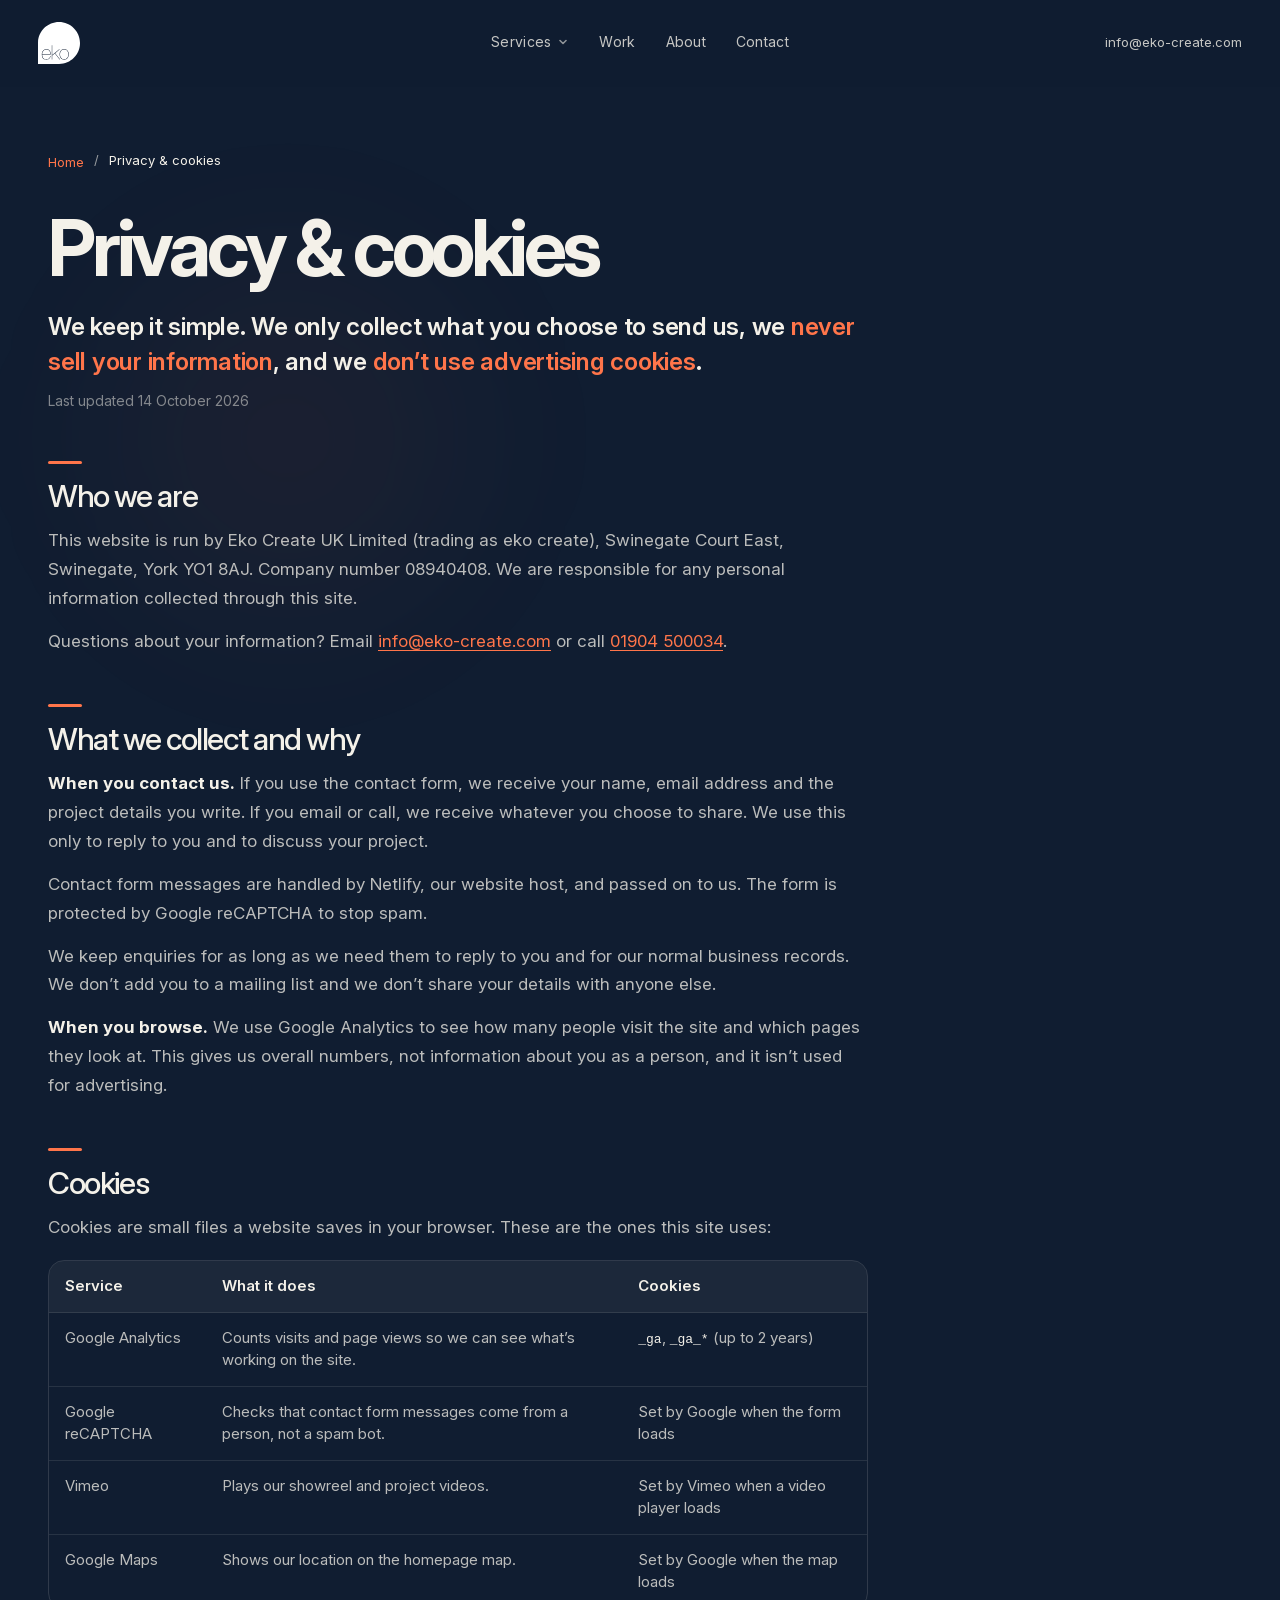
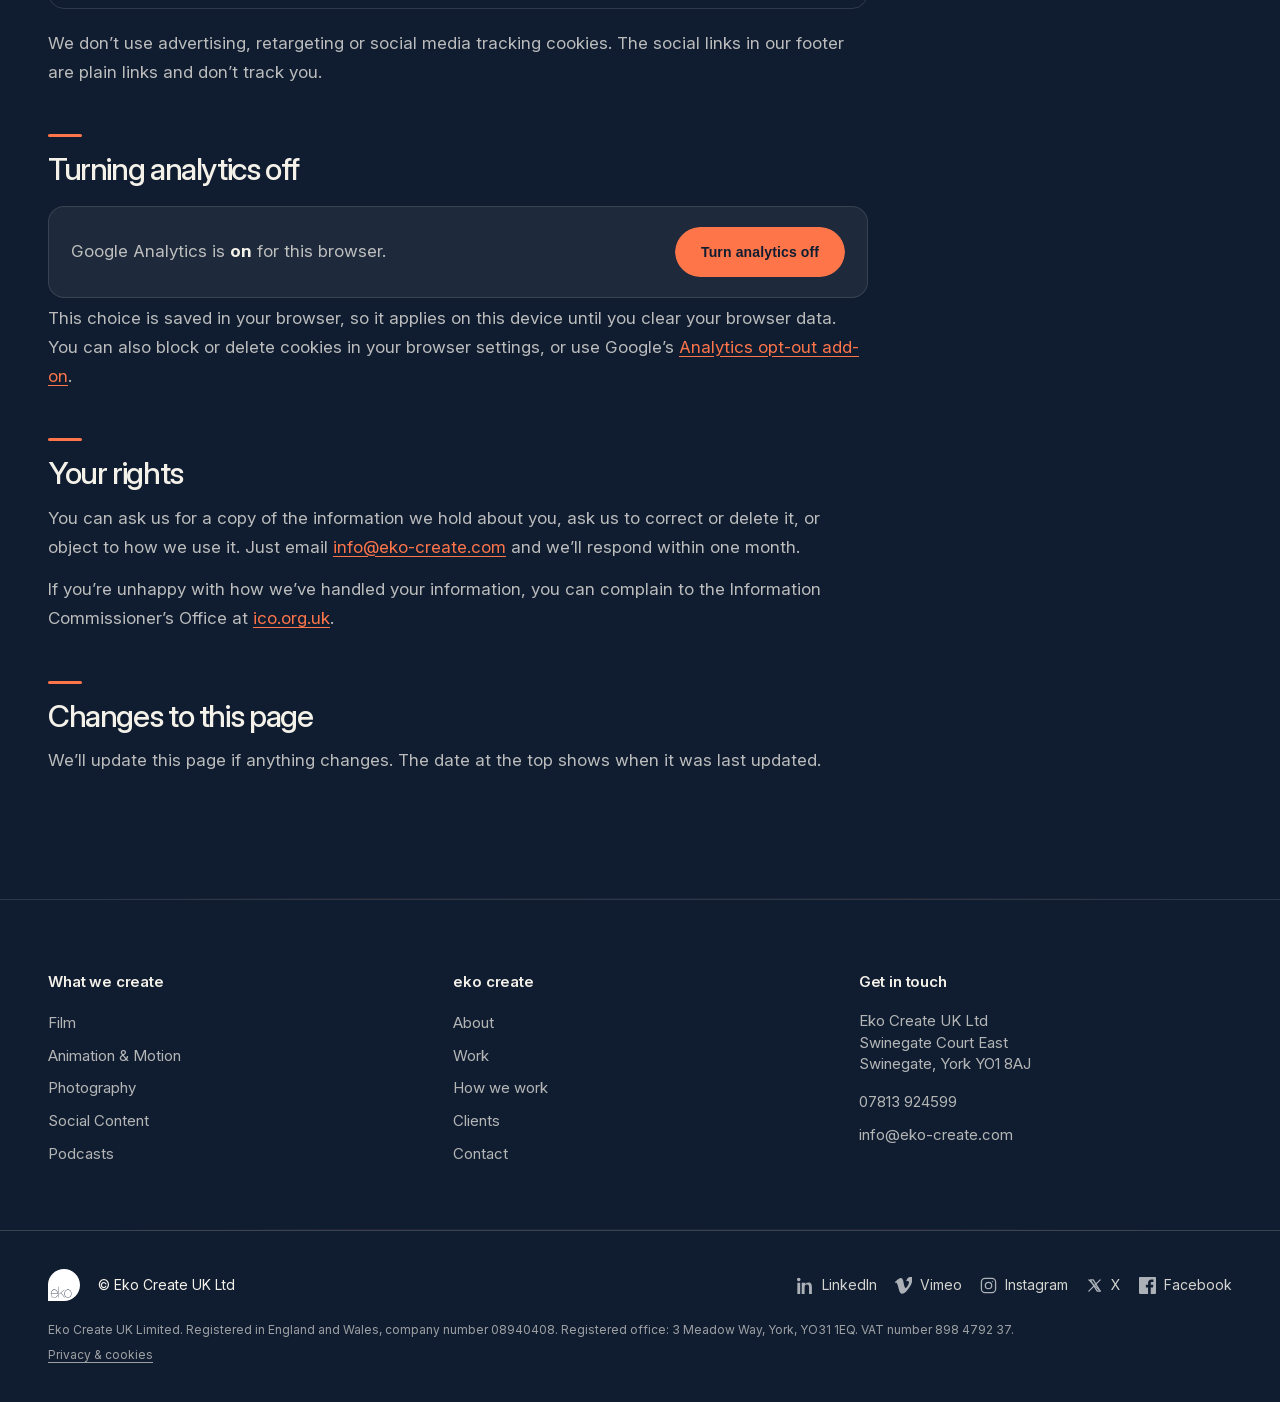
<file: privacy/index.html>
<!doctype html>
<html lang="en-GB">
<head>
  <meta charset="utf-8">
  <script defer src="/assets/js/analytics.js?v=20261014-pv1"></script>
  <meta name="viewport" content="width=device-width, initial-scale=1">
  <title>Privacy &amp; cookies | eko create</title>
  <meta name="description" content="How eko create handles your information and the cookies used on eko-create.com, including how to turn analytics off.">
  <meta name="robots" content="index, follow, max-image-preview:large, max-snippet:-1, max-video-preview:-1">
  <meta name="theme-color" content="#101D31">
  <link rel="canonical" href="https://eko-create.com/privacy/">
  <meta property="og:title" content="Privacy &amp; cookies | eko create">
  <meta property="og:description" content="How eko create handles your information and the cookies used on eko-create.com, including how to turn analytics off.">
  <meta property="og:type" content="website">
  <meta property="og:url" content="https://eko-create.com/privacy/">
  <meta property="og:site_name" content="eko create">
  <meta property="og:locale" content="en_GB">
  <meta property="og:image" content="https://eko-create.com/assets/images/share.jpg">
  <meta property="og:image:width" content="1200">
  <meta property="og:image:height" content="630">
  <meta property="og:image:alt" content="Privacy &amp; cookies | eko create">
  <meta name="twitter:card" content="summary_large_image">
  <meta name="twitter:title" content="Privacy &amp; cookies | eko create">
  <meta name="twitter:description" content="How eko create handles your information and the cookies used on eko-create.com, including how to turn analytics off.">
  <meta name="twitter:image" content="https://eko-create.com/assets/images/share.jpg">
  <link rel="preload" href="/assets/fonts/InterVariable-latin.woff2" as="font" type="font/woff2" crossorigin>
  <link rel="preconnect" href="https://i.vimeocdn.com">
  <link rel="icon" href="/favicon.ico" sizes="48x48">
  <link rel="icon" type="image/png" sizes="96x96" href="/favicon-96.png">
  <link rel="icon" type="image/png" sizes="192x192" href="/favicon-192.png">
  
  <link rel="apple-touch-icon" href="/assets/images/apple-touch-icon.png">
  <link rel="stylesheet" href="/assets/css/pages.bundle.css?v=630489d7">
  <script>try{if(!matchMedia('(prefers-reduced-motion: reduce)').matches){document.documentElement.classList.add('mx');if(matchMedia('(min-width: 981px)').matches)document.documentElement.classList.add('mx-full')}}catch(e){}</script>
  <script defer src="/assets/js/motion.js?v=20261017-p2"></script>
  <script type="application/ld+json">
{
 "@context": "https://schema.org",
 "@graph": [
  {
   "@type": "WebPage",
   "@id": "https://eko-create.com/privacy/",
   "url": "https://eko-create.com/privacy/",
   "name": "Privacy & cookies | eko create",
   "description": "How eko create handles your information and the cookies used on eko-create.com, including how to turn analytics off.",
   "isPartOf": {
    "@id": "https://eko-create.com/#website"
   },
   "inLanguage": "en-GB",
   "dateModified": "2026-10-14"
  },
  {
   "@type": "BreadcrumbList",
   "itemListElement": [
    {
     "@type": "ListItem",
     "position": 1,
     "name": "Home",
     "item": "https://eko-create.com/"
    },
    {
     "@type": "ListItem",
     "position": 2,
     "name": "Privacy & cookies",
     "item": "https://eko-create.com/privacy/"
    }
   ]
  }
 ]
}
  </script>
</head>
<body class="svc-page privacy-page">
  <svg class="eko-sprite" xmlns="http://www.w3.org/2000/svg" width="0" height="0" aria-hidden="true" focusable="false">
    <!-- Eko icon set: 24px grid, one line weight, one "tally light" accent per icon. -->
    <symbol id="i-play" viewBox="0 0 24 24"><circle pathLength="1" cx="12" cy="12" r="9"/><path class="i-dot" d="M10.1 8.3v7.4l6-3.7z"/></symbol>
    <symbol id="i-team" viewBox="0 0 24 24"><circle pathLength="1" cx="9" cy="8.2" r="3.2"/><path pathLength="1" d="M3 19.5c0-3.3 2.6-5.6 6-5.6s6 2.3 6 5.6"/><path pathLength="1" d="M16.2 14.1c2.8.1 4.8 2.2 4.8 5.4"/><circle class="i-dot" cx="17" cy="8.6" r="2.2"/></symbol>
    <symbol id="i-layers" viewBox="0 0 24 24"><path pathLength="1" d="M12 3.5l8.5 4.4-8.5 4.4-8.5-4.4z"/><path pathLength="1" d="M3.5 12.1l8.5 4.4 8.5-4.4"/><path pathLength="1" d="M3.5 16.2l8.5 4.4 8.5-4.4"/><circle class="i-dot" cx="12" cy="7.9" r="1.5"/></symbol>
    <symbol id="i-route" viewBox="0 0 24 24"><circle pathLength="1" cx="5" cy="19" r="2"/><path pathLength="1" d="M7 19h6a3.5 3.5 0 0 0 0-7h-2a3.5 3.5 0 0 1 0-7h5.6"/><circle class="i-dot" cx="19" cy="5" r="2.2"/></symbol>
    <symbol id="i-award" viewBox="0 0 24 24"><circle pathLength="1" cx="12" cy="9" r="5.7"/><path pathLength="1" d="M8.4 13.6L7 21l5-2.7 5 2.7-1.4-7.4"/><circle class="i-dot" cx="12" cy="9" r="1.8"/></symbol>
    <symbol id="i-compass" viewBox="0 0 24 24"><circle pathLength="1" cx="12" cy="12" r="9"/><path class="i-dot" d="M16.2 7.8l-2.5 5.9-5.9 2.5 2.5-5.9z"/></symbol>
    <symbol id="i-frames" viewBox="0 0 24 24"><rect pathLength="1" x="3" y="4" width="18" height="16" rx="2"/><path pathLength="1" d="M7.5 4v16M16.5 4v16"/><path pathLength="1" d="M3 9.3h4.5M3 14.7h4.5M16.5 9.3H21M16.5 14.7H21"/><path class="i-dot" d="M10.7 9.7v4.6l3.7-2.3z"/></symbol>
    <symbol id="i-chat" viewBox="0 0 24 24"><path pathLength="1" d="M4.2 4.8h15.6a1.7 1.7 0 0 1 1.7 1.7v9a1.7 1.7 0 0 1-1.7 1.7h-7.4l-4.6 3.6v-3.6H4.2a1.7 1.7 0 0 1-1.7-1.7v-9a1.7 1.7 0 0 1 1.7-1.7z"/><path pathLength="1" d="M7.3 9.4h6.2M7.3 12.8h3.6"/><circle class="i-dot" cx="16.6" cy="11.1" r="1.7"/></symbol>
    <symbol id="i-pin" viewBox="0 0 24 24"><path pathLength="1" d="M12 21.5s-7-6.2-7-11.6a7 7 0 0 1 14 0c0 5.4-7 11.6-7 11.6z"/><circle class="i-dot" cx="12" cy="9.9" r="2.4"/></symbol>
    <symbol id="i-film" viewBox="0 0 24 24"><rect pathLength="1" x="3" y="10.2" width="18" height="10.3" rx="1.8"/><g transform="rotate(-12 3 9.9)"><rect pathLength="1" x="3" y="6.3" width="18" height="3.6" rx=".6"/><path pathLength="1" d="M8.6 6.3l-2 3.6M13.6 6.3l-2 3.6M18.6 6.3l-2 3.6"/></g><circle class="i-dot" cx="17.3" cy="14" r="1.5"/></symbol>
    <symbol id="i-motion" viewBox="0 0 24 24"><path pathLength="1" d="M4.5 18C12.5 18 11.5 6 19.5 6"/><path pathLength="1" d="M6 18h6.2M18 6h-6.2"/><rect pathLength="1" x="3" y="16.5" width="3" height="3" rx=".5"/><rect pathLength="1" x="18" y="4.5" width="3" height="3" rx=".5"/><path class="i-dot" d="M12 9.5l2.5 2.5-2.5 2.5L9.5 12z"/></symbol>
    <symbol id="i-photo" viewBox="0 0 24 24"><path pathLength="1" d="M3 8.6A1.6 1.6 0 0 1 4.6 7h2.8l1.4-2.2h6.4L16.6 7h2.8A1.6 1.6 0 0 1 21 8.6v8.8a1.6 1.6 0 0 1-1.6 1.6H4.6A1.6 1.6 0 0 1 3 17.4z"/><circle pathLength="1" cx="12" cy="13" r="3.7"/><circle class="i-dot" cx="17.7" cy="10.1" r="1.2"/></symbol>
    <symbol id="i-social" viewBox="0 0 24 24"><rect pathLength="1" x="6.5" y="2.5" width="11" height="19" rx="2.4"/><path pathLength="1" d="M10.4 18.4h3.2"/><path class="i-dot" d="M10.5 8.2v5.6l4.4-2.8z"/></symbol>
    <symbol id="i-podcast" viewBox="0 0 24 24"><rect pathLength="1" x="8.8" y="2.8" width="6.4" height="11" rx="3.2"/><path pathLength="1" d="M5.4 11.2a6.6 6.6 0 0 0 13.2 0"/><path pathLength="1" d="M12 17.8V21M8.6 21h6.8"/><circle class="i-dot" cx="12" cy="6.6" r="1.3"/></symbol>
    <symbol id="i-brief" viewBox="0 0 24 24"><path pathLength="1" d="M6.6 3h7.9L19 7.5v12a1.6 1.6 0 0 1-1.6 1.6H6.6A1.6 1.6 0 0 1 5 19.5v-14.9A1.6 1.6 0 0 1 6.6 3z"/><path pathLength="1" d="M14.3 3.2v4.5h4.5"/><path pathLength="1" d="M8.5 12h7M8.5 15.3h7"/><circle class="i-dot" cx="9.3" cy="8.3" r="1.4"/></symbol>
    <symbol id="i-plan" viewBox="0 0 24 24"><rect pathLength="1" x="3" y="4.5" width="8" height="6.5" rx="1.2"/><rect pathLength="1" x="13" y="4.5" width="8" height="6.5" rx="1.2"/><rect pathLength="1" x="3" y="13" width="8" height="6.5" rx="1.2"/><rect pathLength="1" x="13" y="13" width="8" height="6.5" rx="1.2"/><circle class="i-dot" cx="17" cy="16.25" r="1.5"/></symbol>
    <symbol id="i-shoot" viewBox="0 0 24 24"><rect pathLength="1" x="2.8" y="7" width="12.7" height="10" rx="2"/><path pathLength="1" d="M15.5 10.6l5.7-3.1v9l-5.7-3.1"/><circle class="i-dot" cx="6.4" cy="10.4" r="1.4"/></symbol>
    <symbol id="i-edit" viewBox="0 0 24 24"><rect pathLength="1" x="2.8" y="8.5" width="6.7" height="7" rx="1.2"/><rect pathLength="1" x="14.5" y="8.5" width="6.7" height="7" rx="1.2"/><path pathLength="1" d="M12 7.6V20"/><path class="i-dot" d="M9.7 3.5h4.6v2.3L12 8.3 9.7 5.8z"/></symbol>
    <symbol id="i-deliver" viewBox="0 0 24 24"><path pathLength="1" d="M20.6 3.4L3.4 10.3l6.7 2.9 2.9 6.8z"/><path pathLength="1" d="M10.1 13.2l5-4.8"/><circle class="i-dot" cx="5.6" cy="18.4" r="1.4"/></symbol>
    <symbol id="i-mail" viewBox="0 0 24 24"><rect pathLength="1" x="3" y="5.5" width="18" height="13" rx="2"/><path pathLength="1" d="M3.6 7.3l8.4 6 8.4-6"/></symbol>
    <symbol id="i-phone" viewBox="0 0 24 24"><path pathLength="1" d="M6.5 3.5h3l1.6 4-2.1 1.4a11 11 0 0 0 6.1 6.1l1.4-2.1 4 1.6v3a1.9 1.9 0 0 1-2 1.9C11.1 18.8 5.2 12.9 4.6 5.5a1.9 1.9 0 0 1 1.9-2z"/></symbol>
    <symbol id="i-grid" viewBox="0 0 24 24"><rect pathLength="1" x="4" y="4" width="6.5" height="6.5" rx="1.3"/><rect pathLength="1" x="13.5" y="4" width="6.5" height="6.5" rx="1.3"/><rect pathLength="1" x="4" y="13.5" width="6.5" height="6.5" rx="1.3"/><rect class="i-dot" x="13.5" y="13.5" width="6.5" height="6.5" rx="1.3"/></symbol>
  </svg>

  <header class="site-header">
    <a class="brand" href="/" aria-label="eko create home"><img src="/assets/images/eko-logo.svg" alt="eko create"></a>
    <nav class="main-nav" aria-label="Main navigation">
      <div class="nav-drop">
        <a class="nav-drop-top" aria-controls="services-panel" aria-expanded="false" href="/#services">Services<svg class="nav-drop-chev" viewBox="0 0 12 12" aria-hidden="true" focusable="false"><path d="M3 4.5 6 7.5 9 4.5"/></svg></a>
        <div class="nav-drop-panel" id="services-panel">
          <div class="nav-drop-inner">
            <a class="nav-svc" href="/corporate-video-production/"><svg class="ico" aria-hidden="true" focusable="false"><use href="#i-film"/></svg><span class="nav-svc-name">Film</span><svg class="nav-svc-arrow" viewBox="0 0 16 16" aria-hidden="true" focusable="false"><path d="M3 8h9M8.5 4.5 12 8l-3.5 3.5"/></svg></a>
            <a class="nav-svc" href="/animation-and-motion-graphics/"><svg class="ico" aria-hidden="true" focusable="false"><use href="#i-motion"/></svg><span class="nav-svc-name">Animation &amp; Motion</span><svg class="nav-svc-arrow" viewBox="0 0 16 16" aria-hidden="true" focusable="false"><path d="M3 8h9M8.5 4.5 12 8l-3.5 3.5"/></svg></a>
            <a class="nav-svc" href="/photography/"><svg class="ico" aria-hidden="true" focusable="false"><use href="#i-photo"/></svg><span class="nav-svc-name">Photography</span><svg class="nav-svc-arrow" viewBox="0 0 16 16" aria-hidden="true" focusable="false"><path d="M3 8h9M8.5 4.5 12 8l-3.5 3.5"/></svg></a>
            <a class="nav-svc" href="/social-media-video/"><svg class="ico" aria-hidden="true" focusable="false"><use href="#i-social"/></svg><span class="nav-svc-name">Social Content</span><svg class="nav-svc-arrow" viewBox="0 0 16 16" aria-hidden="true" focusable="false"><path d="M3 8h9M8.5 4.5 12 8l-3.5 3.5"/></svg></a>
            <a class="nav-svc" href="/podcast-production/"><svg class="ico" aria-hidden="true" focusable="false"><use href="#i-podcast"/></svg><span class="nav-svc-name">Podcasts</span><svg class="nav-svc-arrow" viewBox="0 0 16 16" aria-hidden="true" focusable="false"><path d="M3 8h9M8.5 4.5 12 8l-3.5 3.5"/></svg></a>
          </div>
        </div>
      </div>
      <a href="/#portfolio">Work</a>
      <a href="/about/">About</a>
      <a href="/#contact">Contact</a>
    </nav>
    <div class="top-contact">
      <a href="mailto:info@eko-create.com">info@eko-create.com</a>
    </div>
    <button class="nav-toggle" aria-label="Open navigation" aria-expanded="false" aria-controls="mobile-nav">
      <span></span><span></span><span></span>
    </button>
  </header>
  <nav class="mobile-nav" id="mobile-nav" aria-label="Mobile navigation" aria-hidden="true" inert>
    <a href="/#services">Services</a>
    <div class="mobile-sub">
      <a href="/corporate-video-production/"><svg class="ico" aria-hidden="true" focusable="false"><use href="#i-film"/></svg>Film</a>
      <a href="/animation-and-motion-graphics/"><svg class="ico" aria-hidden="true" focusable="false"><use href="#i-motion"/></svg>Animation &amp; Motion</a>
      <a href="/photography/"><svg class="ico" aria-hidden="true" focusable="false"><use href="#i-photo"/></svg>Photography</a>
      <a href="/social-media-video/"><svg class="ico" aria-hidden="true" focusable="false"><use href="#i-social"/></svg>Social Content</a>
      <a href="/podcast-production/"><svg class="ico" aria-hidden="true" focusable="false"><use href="#i-podcast"/></svg>Podcasts</a>
    </div>
    <a href="/#portfolio">Work</a>
    <a href="/about/">About</a>
    <a href="/#contact">Contact</a>
    <a href="mailto:info@eko-create.com">info@eko-create.com</a>
  </nav>

  <main id="top" class="svc svc-privacy-page">
    <section class="svc-films svc-privacy" aria-labelledby="privacy-h">
      <div class="container">
        <nav class="svc-crumbs" aria-label="Breadcrumb"><a href="/">Home</a><span aria-hidden="true">/</span><span aria-current="page">Privacy &amp; cookies</span></nav>
        <h1 id="privacy-h" class="h1-build">Privacy &amp; cookies</h1>
        <div class="svc-privacy-body">
          <p class="svc-privacy-lead">We keep it simple. We only collect what you choose to send us, we <em>never sell your information</em>, and we <em>don’t use advertising cookies</em>.</p>
          <p class="svc-privacy-date">Last updated 14 October 2026</p>

          <h2>Who we are</h2>
          <p>This website is run by Eko Create UK Limited (trading as eko create), Swinegate Court East, Swinegate, York YO1 8AJ. Company number 08940408. We are responsible for any personal information collected through this site.</p>
          <p>Questions about your information? Email <a href="mailto:info@eko-create.com">info@eko-create.com</a> or call <a href="tel:+441904500034">01904 500034</a>.</p>

          <h2>What we collect and why</h2>
          <p><strong>When you contact us.</strong> If you use the contact form, we receive your name, email address and the project details you write. If you email or call, we receive whatever you choose to share. We use this only to reply to you and to discuss your project.</p>
          <p>Contact form messages are handled by Netlify, our website host, and passed on to us. The form is protected by Google reCAPTCHA to stop spam.</p>
          <p>We keep enquiries for as long as we need them to reply to you and for our normal business records. We don’t add you to a mailing list and we don’t share your details with anyone else.</p>
          <p><strong>When you browse.</strong> We use Google Analytics to see how many people visit the site and which pages they look at. This gives us overall numbers, not information about you as a person, and it isn’t used for advertising.</p>

          <h2>Cookies</h2>
          <p>Cookies are small files a website saves in your browser. These are the ones this site uses:</p>
          <table class="svc-cookie-table">
            <thead><tr><th scope="col">Service</th><th scope="col">What it does</th><th scope="col">Cookies</th></tr></thead>
            <tbody>
              <tr><td>Google Analytics</td><td>Counts visits and page views so we can see what’s working on the site.</td><td><code>_ga</code>, <code>_ga_*</code> (up to 2 years)</td></tr>
              <tr><td>Google reCAPTCHA</td><td>Checks that contact form messages come from a person, not a spam bot.</td><td>Set by Google when the form loads</td></tr>
              <tr><td>Vimeo</td><td>Plays our showreel and project videos.</td><td>Set by Vimeo when a video player loads</td></tr>
              <tr><td>Google Maps</td><td>Shows our location on the homepage map.</td><td>Set by Google when the map loads</td></tr>
            </tbody>
          </table>
          <p>We don’t use advertising, retargeting or social media tracking cookies. The social links in our footer are plain links and don’t track you.</p>

          <h2>Turning analytics off</h2>
          <div class="svc-optout">
            <p id="optout-status">Google Analytics is <strong>on</strong> for this browser.</p>
            <button type="button" class="btn btn-primary" id="optout-btn">Turn analytics off</button>
          </div>
          <p>This choice is saved in your browser, so it applies on this device until you clear your browser data. You can also block or delete cookies in your browser settings, or use Google’s <a href="https://tools.google.com/dlpage/gaoptout" target="_blank" rel="noopener">Analytics opt-out add-on</a>.</p>

          <h2>Your rights</h2>
          <p>You can ask us for a copy of the information we hold about you, ask us to correct or delete it, or object to how we use it. Just email <a href="mailto:info@eko-create.com">info@eko-create.com</a> and we’ll respond within one month.</p>
          <p>If you’re unhappy with how we’ve handled your information, you can complain to the Information Commissioner’s Office at <a href="https://ico.org.uk" target="_blank" rel="noopener">ico.org.uk</a>.</p>

          <h2>Changes to this page</h2>
          <p>We’ll update this page if anything changes. The date at the top shows when it was last updated.</p>
        </div>
      </div>
    </section>

    <script>
    (function () {
      var KEY = 'eko-analytics-off', ID = 'G-3NTHLEY83C';
      var btn = document.getElementById('optout-btn'), status = document.getElementById('optout-status');
      function off() { try { return localStorage.getItem(KEY) === '1'; } catch (e) { return false; } }
      function show() {
        var o = off();
        status.innerHTML = 'Google Analytics is <strong>' + (o ? 'off' : 'on') + '</strong> for this browser.';
        btn.textContent = o ? 'Turn analytics back on' : 'Turn analytics off';
      }
      btn.addEventListener('click', function () {
        var o = !off();
        try { if (o) localStorage.setItem(KEY, '1'); else localStorage.removeItem(KEY); } catch (e) {}
        window['ga-disable-' + ID] = o;
        if (o) {
          document.cookie.split(';').forEach(function (c) {
            var n = c.split('=')[0].trim();
            if (/^_ga/.test(n)) ['', '; domain=.eko-create.com', '; domain=eko-create.com'].forEach(function (d) {
              document.cookie = n + '=; expires=Thu, 01 Jan 1970 00:00:00 GMT; path=/' + d;
            });
          });
        }
        show();
      });
      show();
    })();
    </script>

    <section class="svc-links" aria-label="Site links">
      <div class="container svc-links-grid">
        <div><h2>What we create</h2><ul>
          <li><a href="/corporate-video-production/">Film</a></li>
          <li><a href="/animation-and-motion-graphics/">Animation &amp; Motion</a></li>
          <li><a href="/photography/">Photography</a></li>
          <li><a href="/social-media-video/">Social Content</a></li>
          <li><a href="/podcast-production/">Podcasts</a></li>
        </ul></div>
        <div><h2>eko create</h2><ul>
          <li><a href="/about/">About</a></li>
          <li><a href="/#portfolio">Work</a></li>
          <li><a href="/#process">How we work</a></li>
          <li><a href="/clients/">Clients</a></li>
          <li><a href="/#contact">Contact</a></li>
        </ul></div>
        <div><h2>Get in touch</h2><address>Eko Create UK Ltd<br>Swinegate Court East<br>Swinegate, York YO1 8AJ</address><ul>
          <li><a href="tel:+447813924599">07813 924599</a></li>
          <li><a href="mailto:info@eko-create.com">info@eko-create.com</a></li>
        </ul></div>
      </div>
    </section>
  </main>

<footer class="site-footer">
    <div class="container footer-inner">
      <div class="footer-brand"><a href="/" aria-label="eko create home"><img src="/assets/images/eko-logo.svg" alt="eko create"></a><p>© Eko Create UK Ltd</p></div>
      <div class="social-icons" aria-label="Social links">
        <a href="https://www.linkedin.com/company/eko-create/" target="_blank" rel="noopener" aria-label="LinkedIn"><img src="/assets/icons/linkedin.svg" alt=""><span>LinkedIn</span></a>
        <a href="https://vimeo.com/user14855064" target="_blank" rel="noopener" aria-label="Vimeo"><img src="/assets/icons/vimeo.svg" alt=""><span>Vimeo</span></a>
        <a href="https://www.instagram.com/ekocreate/" target="_blank" rel="noopener" aria-label="Instagram"><img src="/assets/icons/instagram.svg" alt=""><span>Instagram</span></a>
        <a href="https://twitter.com/eko_create" target="_blank" rel="noopener" aria-label="X"><img src="/assets/icons/x.svg" alt=""><span>X</span></a>
        <a href="https://www.facebook.com/ekocreate/" target="_blank" rel="noopener" aria-label="Facebook"><img src="/assets/icons/facebook.svg" alt=""><span>Facebook</span></a>
      </div>
    </div>
    <div class="container footer-legal">
      <p>Eko Create UK Limited. Registered in England and Wales, company number 08940408. Registered office: 3 Meadow Way, York, YO31&nbsp;1EQ. VAT number 898&nbsp;4792&nbsp;37.</p>
      <p class="footer-privacy"><a href="/privacy/">Privacy &amp; cookies</a></p>
    </div>
    <a class="mobile-call" href="tel:+447813924599" aria-label="Call eko create on 07813 924599">Call</a>
  </footer>

  <script src="/assets/js/pages.js?v=20261021-f2"></script>
</body>
</html>
</file>
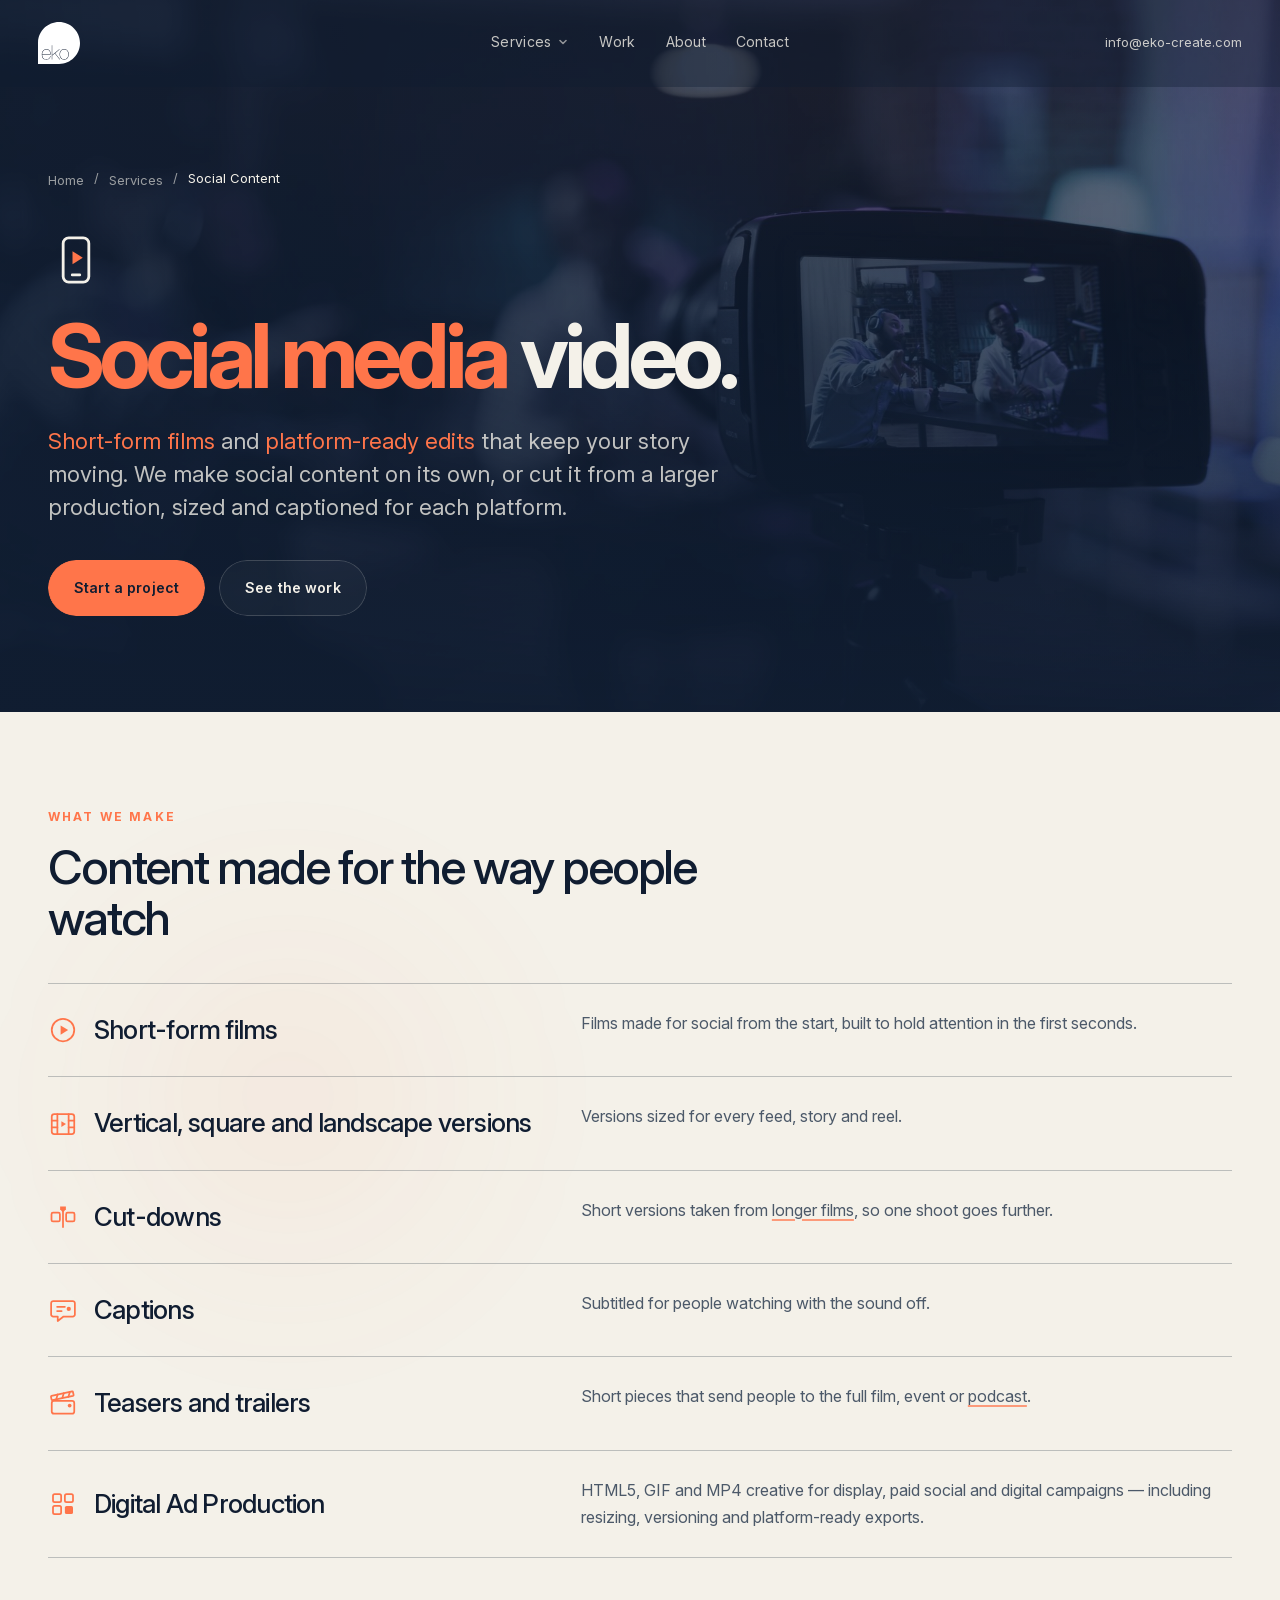
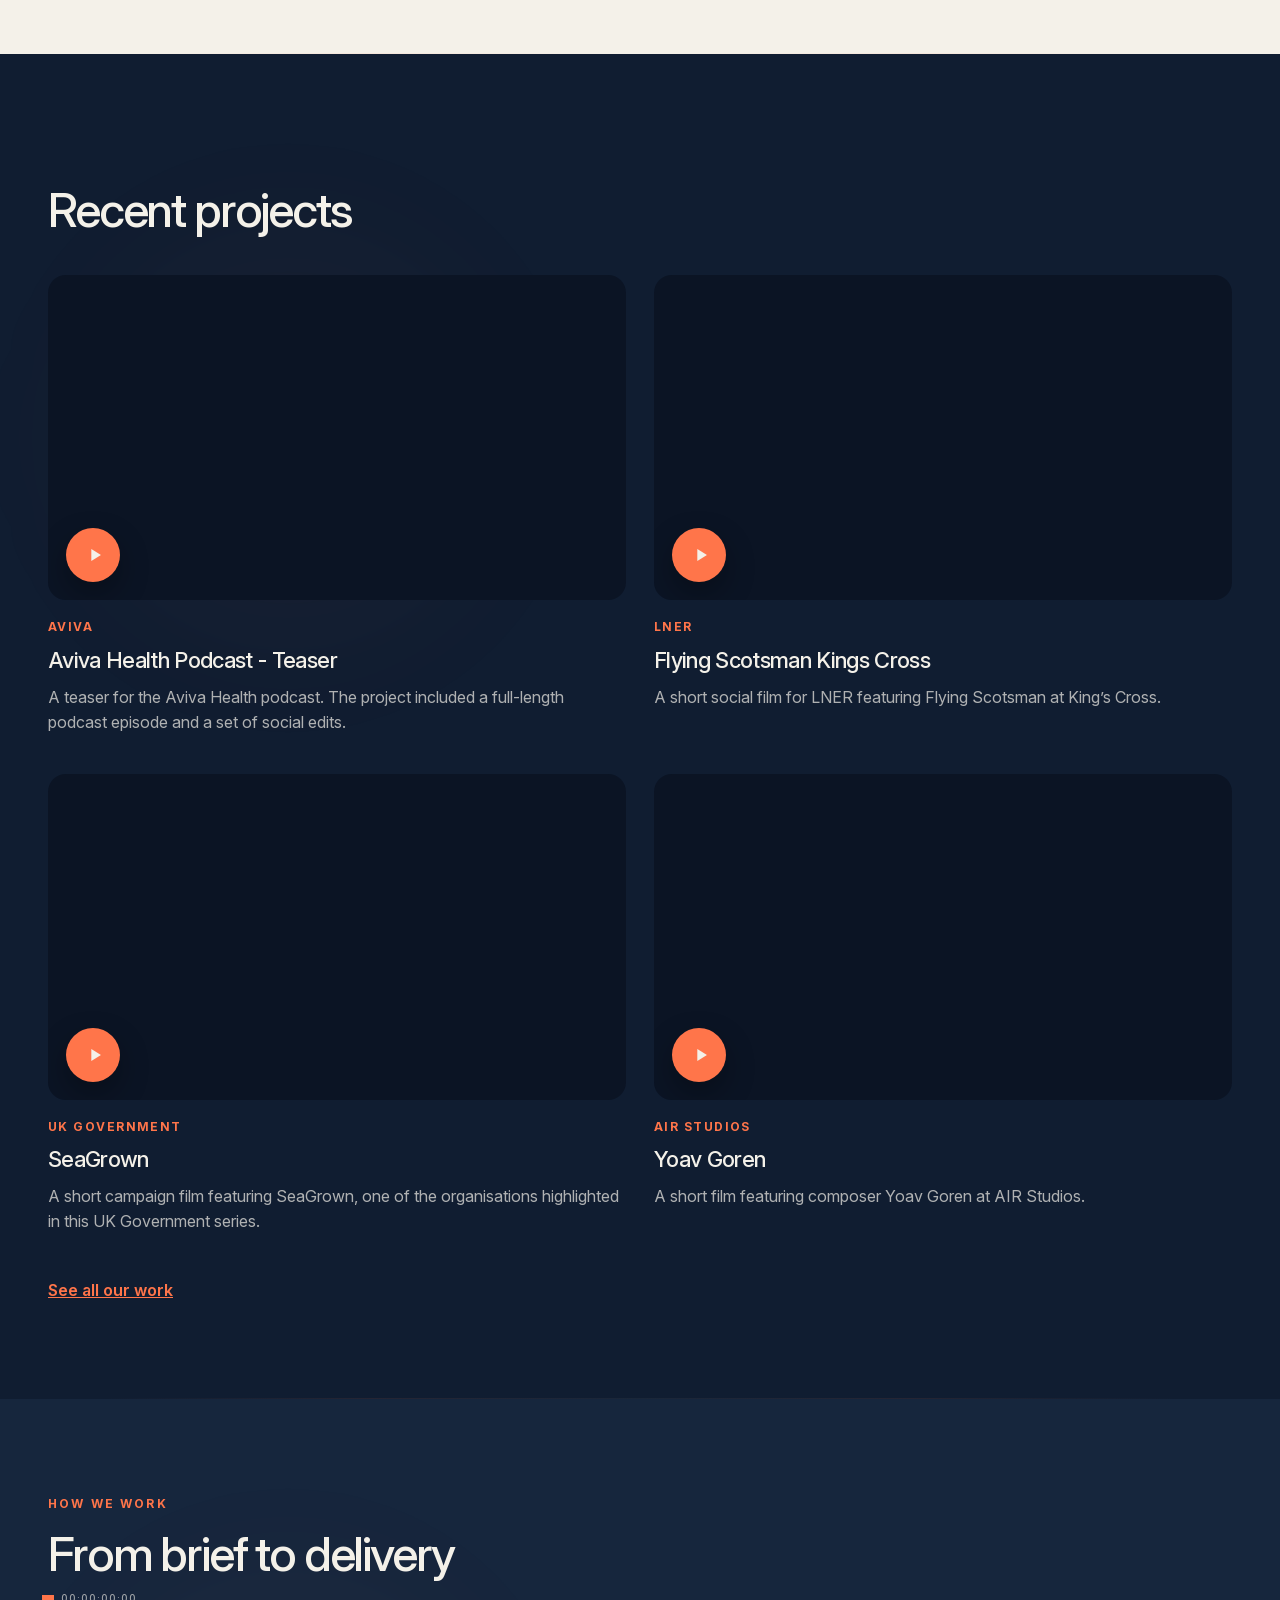
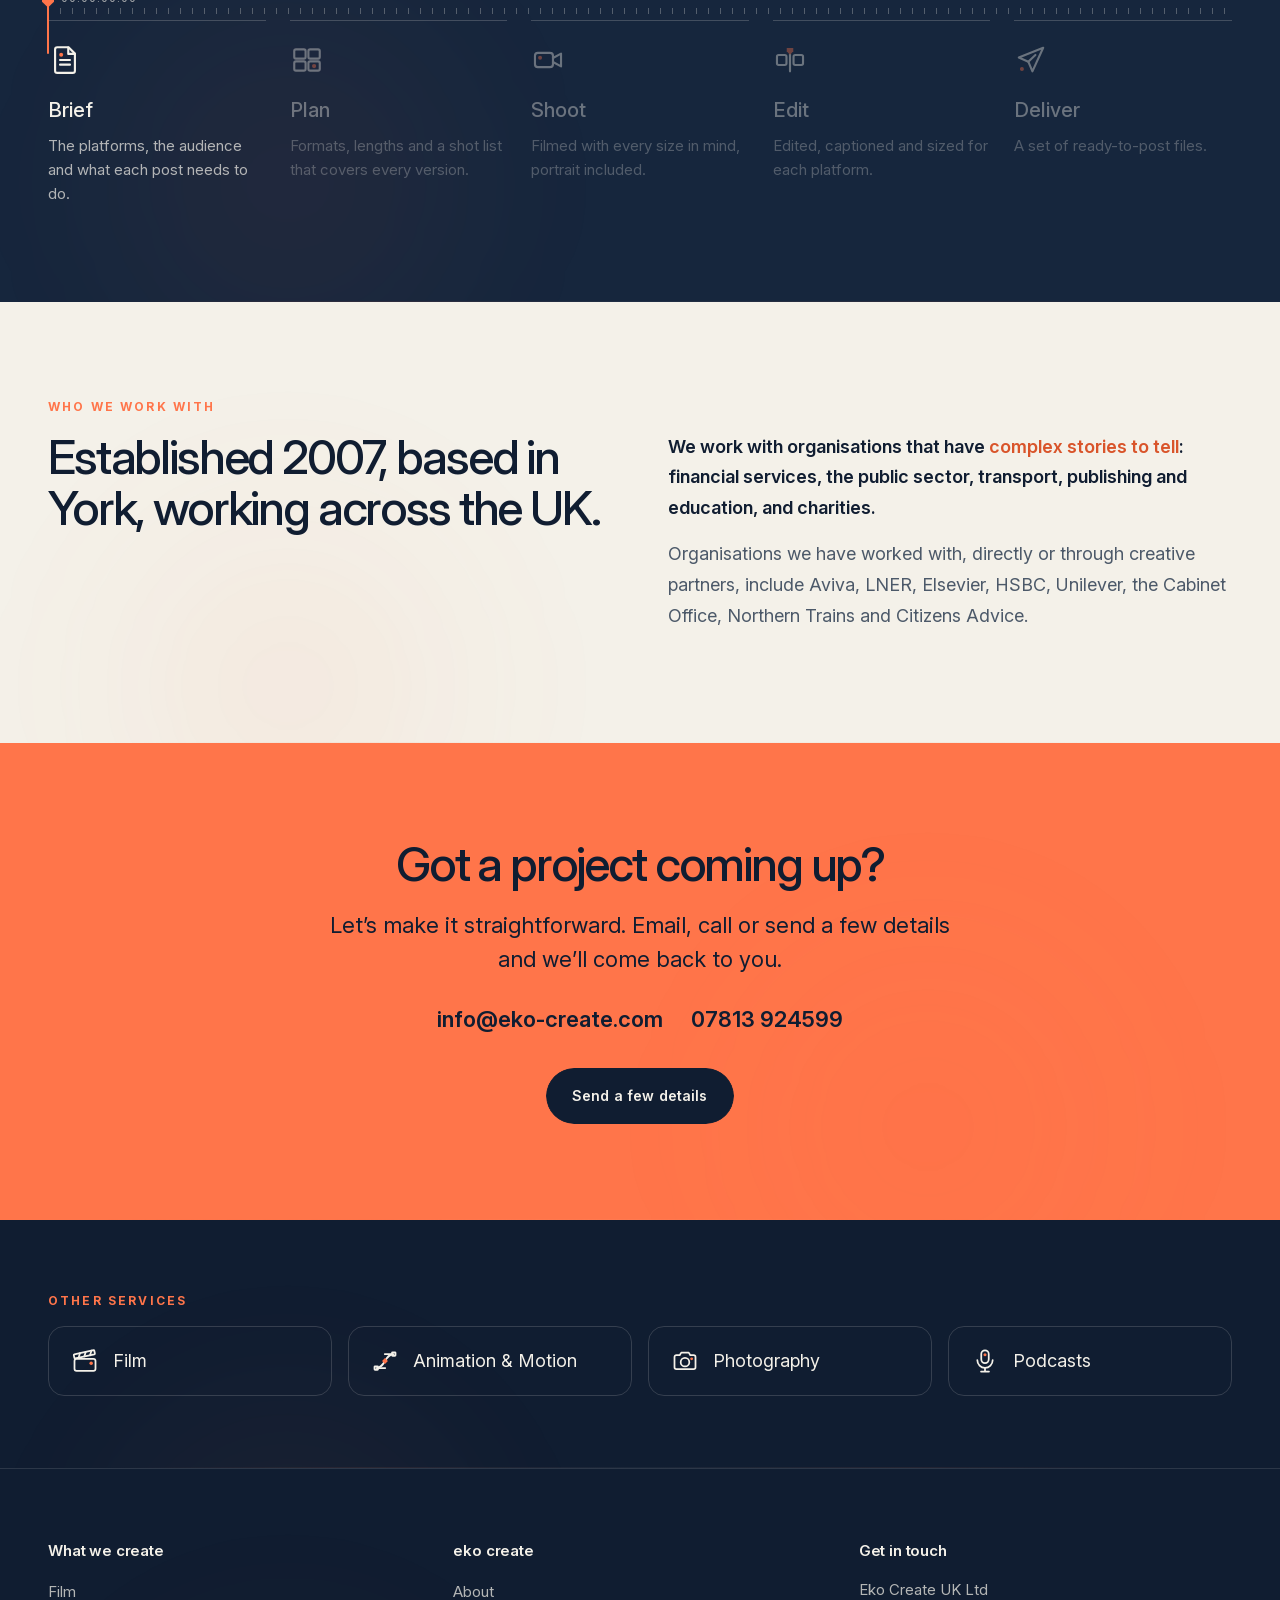
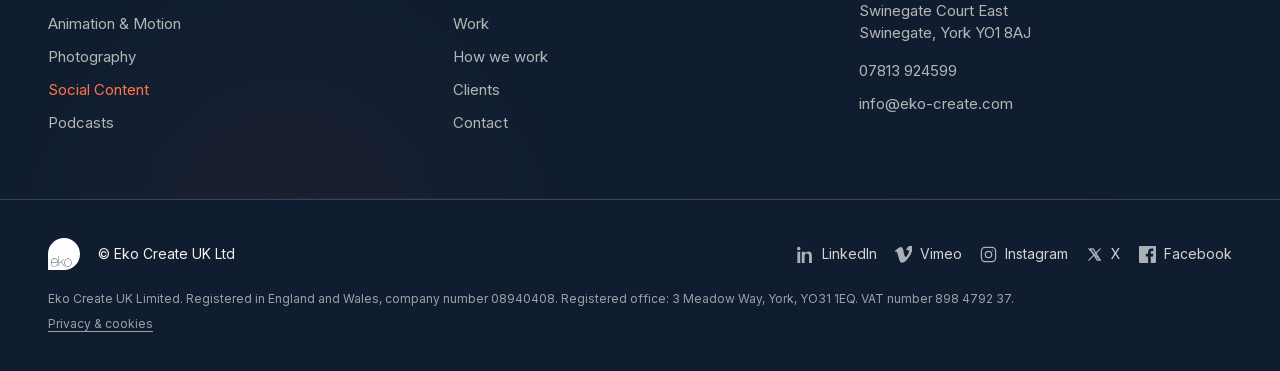
<file: social-media-video/index.html>
<!doctype html>
<html lang="en-GB">
<head>
  <meta charset="utf-8">
  <script defer src="/assets/js/analytics.js?v=20261014-pv1"></script>
  <meta name="viewport" content="width=device-width, initial-scale=1">
  <title>Social Media Video Production in York &amp; across the UK | eko create</title>
  <meta name="description" content="Social media video for organisations across the UK: short-form films, cut-downs and captions, made for each platform. eko create, York.">
  <meta name="robots" content="index, follow, max-image-preview:large, max-snippet:-1, max-video-preview:-1">
  <meta name="theme-color" content="#101D31">
  <link rel="canonical" href="https://eko-create.com/social-media-video/">
  <meta property="og:title" content="Social Media Video Production in York &amp; across the UK | eko create">
  <meta property="og:description" content="Social media video for organisations across the UK: short-form films, cut-downs and captions, made for each platform. eko create, York.">
  <meta property="og:type" content="website">
  <meta property="og:url" content="https://eko-create.com/social-media-video/">
  <meta property="og:site_name" content="eko create">
  <meta property="og:locale" content="en_GB">
  <meta property="og:image" content="https://eko-create.com/assets/images/share/social-media-video.jpg">
  <meta property="og:image:width" content="1200">
  <meta property="og:image:height" content="630">
  <meta property="og:image:alt" content="Social Media Video Production in York &amp; across the UK | eko create">
  <meta name="twitter:card" content="summary_large_image">
  <meta name="twitter:title" content="Social Media Video Production in York &amp; across the UK | eko create">
  <meta name="twitter:description" content="Social media video for organisations across the UK: short-form films, cut-downs and captions, made for each platform. eko create, York.">
  <meta name="twitter:image" content="https://eko-create.com/assets/images/share/social-media-video.jpg">
  <link rel="preload" href="/assets/fonts/InterVariable-latin.woff2" as="font" type="font/woff2" crossorigin>
  <link rel="preconnect" href="https://i.vimeocdn.com">
  <link rel="icon" href="/favicon.ico" sizes="48x48">
  <link rel="icon" type="image/png" sizes="96x96" href="/favicon-96.png">
  <link rel="icon" type="image/png" sizes="192x192" href="/favicon-192.png">
  
  <link rel="apple-touch-icon" href="/assets/images/apple-touch-icon.png">
  <link rel="stylesheet" href="/assets/css/pages.bundle.css?v=630489d7">
  <script>try{if(!matchMedia('(prefers-reduced-motion: reduce)').matches){document.documentElement.classList.add('mx');if(matchMedia('(min-width: 981px)').matches)document.documentElement.classList.add('mx-full')}}catch(e){}</script>
  <script defer src="/assets/js/motion.js?v=20261017-p2"></script>
  <script type="application/ld+json">
{
 "@context": "https://schema.org",
 "@graph": [
  {
   "@type": "Service",
   "@id": "https://eko-create.com/social-media-video/#service",
   "name": "Social media video",
   "serviceType": "Social Content",
   "description": "Social media video for organisations across the UK: short-form films, cut-downs and captions, made for each platform. eko create, York.",
   "url": "https://eko-create.com/social-media-video/",
   "provider": {
    "@id": "https://eko-create.com/#business"
   },
   "areaServed": {
    "@type": "Country",
    "name": "United Kingdom"
   }
  },
  {
   "@type": "WebPage",
   "@id": "https://eko-create.com/social-media-video/",
   "url": "https://eko-create.com/social-media-video/",
   "name": "Social Media Video Production in York & across the UK | eko create",
   "description": "Social media video for organisations across the UK: short-form films, cut-downs and captions, made for each platform. eko create, York.",
   "isPartOf": {
    "@id": "https://eko-create.com/#website"
   },
   "about": {
    "@id": "https://eko-create.com/social-media-video/#service"
   },
   "inLanguage": "en-GB"
  },
  {
   "@type": "BreadcrumbList",
   "itemListElement": [
    {
     "@type": "ListItem",
     "position": 1,
     "name": "Home",
     "item": "https://eko-create.com/"
    },
    {
     "@type": "ListItem",
     "position": 2,
     "name": "Services",
     "item": "https://eko-create.com/#services"
    },
    {
     "@type": "ListItem",
     "position": 3,
     "name": "Social Content",
     "item": "https://eko-create.com/social-media-video/"
    }
   ]
  },
  {
   "@type": "VideoObject",
   "name": "LNER – Flying Scotsman Kings Cross",
   "description": "A short social film for LNER featuring Flying Scotsman at King’s Cross.",
   "thumbnailUrl": "https://i.vimeocdn.com/video/2209518888-abfe9f898302e1f59248fc492844c24360d33b926008785ef36f2466351465e1-d_1280",
   "uploadDate": "2026-10-07T12:00:00+00:00",
   "duration": "PT0M55S",
   "embedUrl": "https://player.vimeo.com/video/1233756598?h=61a281c53e",
   "publisher": {
    "@id": "https://eko-create.com/#business"
   }
  },
  {
   "@type": "VideoObject",
   "name": "AIR Studios – Yoav Goren",
   "description": "A short film featuring composer Yoav Goren at AIR Studios.",
   "thumbnailUrl": "https://i.vimeocdn.com/video/2155556478-fd8e0a90e7ba39bd310c6382bb0346526c0a1d7fcdbd28db88c1fc63c41ae6a3-d_1280",
   "uploadDate": "2026-05-09T12:00:00+00:00",
   "duration": "PT0M30S",
   "embedUrl": "https://player.vimeo.com/video/1190711570?h=b2c4f3ce42",
   "publisher": {
    "@id": "https://eko-create.com/#business"
   }
  },
  {
   "@type": "VideoObject",
   "name": "Aviva – Aviva Health Podcast - Teaser",
   "description": "A teaser for the Aviva Health podcast. The project included a full-length podcast episode and a set of social edits.",
   "thumbnailUrl": "https://i.vimeocdn.com/video/2209514134-65e64b5d9aadd37c0f29987d9a75c23240a7263ff766090bd250d4fb2e1e99d2-d_1280",
   "uploadDate": "2026-10-07T12:00:00+00:00",
   "duration": "PT0M46S",
   "embedUrl": "https://player.vimeo.com/video/1233755435?h=c6f2247316",
   "publisher": {
    "@id": "https://eko-create.com/#business"
   }
  },
  {
   "@type": "VideoObject",
   "name": "UK Government – SeaGrown",
   "description": "A short campaign film featuring SeaGrown, one of the organisations highlighted in this UK Government series.",
   "thumbnailUrl": "https://i.vimeocdn.com/video/2155556559-e04e8c50208d1daef6e93df1501a0d3cb2312fd14ac8b903be11adf806f24a80-d_1280",
   "uploadDate": "2026-05-09T12:00:00+00:00",
   "duration": "PT0M33S",
   "embedUrl": "https://player.vimeo.com/video/1190711638?h=da0169c853",
   "publisher": {
    "@id": "https://eko-create.com/#business"
   }
  }
 ]
}
  </script>
</head>
<body class="svc-page">
  <svg class="eko-sprite" xmlns="http://www.w3.org/2000/svg" width="0" height="0" aria-hidden="true" focusable="false">
    <!-- Eko icon set: 24px grid, one line weight, one "tally light" accent per icon. -->
    <symbol id="i-play" viewBox="0 0 24 24"><circle pathLength="1" cx="12" cy="12" r="9"/><path class="i-dot" d="M10.1 8.3v7.4l6-3.7z"/></symbol>
    <symbol id="i-team" viewBox="0 0 24 24"><circle pathLength="1" cx="9" cy="8.2" r="3.2"/><path pathLength="1" d="M3 19.5c0-3.3 2.6-5.6 6-5.6s6 2.3 6 5.6"/><path pathLength="1" d="M16.2 14.1c2.8.1 4.8 2.2 4.8 5.4"/><circle class="i-dot" cx="17" cy="8.6" r="2.2"/></symbol>
    <symbol id="i-layers" viewBox="0 0 24 24"><path pathLength="1" d="M12 3.5l8.5 4.4-8.5 4.4-8.5-4.4z"/><path pathLength="1" d="M3.5 12.1l8.5 4.4 8.5-4.4"/><path pathLength="1" d="M3.5 16.2l8.5 4.4 8.5-4.4"/><circle class="i-dot" cx="12" cy="7.9" r="1.5"/></symbol>
    <symbol id="i-route" viewBox="0 0 24 24"><circle pathLength="1" cx="5" cy="19" r="2"/><path pathLength="1" d="M7 19h6a3.5 3.5 0 0 0 0-7h-2a3.5 3.5 0 0 1 0-7h5.6"/><circle class="i-dot" cx="19" cy="5" r="2.2"/></symbol>
    <symbol id="i-award" viewBox="0 0 24 24"><circle pathLength="1" cx="12" cy="9" r="5.7"/><path pathLength="1" d="M8.4 13.6L7 21l5-2.7 5 2.7-1.4-7.4"/><circle class="i-dot" cx="12" cy="9" r="1.8"/></symbol>
    <symbol id="i-compass" viewBox="0 0 24 24"><circle pathLength="1" cx="12" cy="12" r="9"/><path class="i-dot" d="M16.2 7.8l-2.5 5.9-5.9 2.5 2.5-5.9z"/></symbol>
    <symbol id="i-frames" viewBox="0 0 24 24"><rect pathLength="1" x="3" y="4" width="18" height="16" rx="2"/><path pathLength="1" d="M7.5 4v16M16.5 4v16"/><path pathLength="1" d="M3 9.3h4.5M3 14.7h4.5M16.5 9.3H21M16.5 14.7H21"/><path class="i-dot" d="M10.7 9.7v4.6l3.7-2.3z"/></symbol>
    <symbol id="i-chat" viewBox="0 0 24 24"><path pathLength="1" d="M4.2 4.8h15.6a1.7 1.7 0 0 1 1.7 1.7v9a1.7 1.7 0 0 1-1.7 1.7h-7.4l-4.6 3.6v-3.6H4.2a1.7 1.7 0 0 1-1.7-1.7v-9a1.7 1.7 0 0 1 1.7-1.7z"/><path pathLength="1" d="M7.3 9.4h6.2M7.3 12.8h3.6"/><circle class="i-dot" cx="16.6" cy="11.1" r="1.7"/></symbol>
    <symbol id="i-pin" viewBox="0 0 24 24"><path pathLength="1" d="M12 21.5s-7-6.2-7-11.6a7 7 0 0 1 14 0c0 5.4-7 11.6-7 11.6z"/><circle class="i-dot" cx="12" cy="9.9" r="2.4"/></symbol>
    <symbol id="i-film" viewBox="0 0 24 24"><rect pathLength="1" x="3" y="10.2" width="18" height="10.3" rx="1.8"/><g transform="rotate(-12 3 9.9)"><rect pathLength="1" x="3" y="6.3" width="18" height="3.6" rx=".6"/><path pathLength="1" d="M8.6 6.3l-2 3.6M13.6 6.3l-2 3.6M18.6 6.3l-2 3.6"/></g><circle class="i-dot" cx="17.3" cy="14" r="1.5"/></symbol>
    <symbol id="i-motion" viewBox="0 0 24 24"><path pathLength="1" d="M4.5 18C12.5 18 11.5 6 19.5 6"/><path pathLength="1" d="M6 18h6.2M18 6h-6.2"/><rect pathLength="1" x="3" y="16.5" width="3" height="3" rx=".5"/><rect pathLength="1" x="18" y="4.5" width="3" height="3" rx=".5"/><path class="i-dot" d="M12 9.5l2.5 2.5-2.5 2.5L9.5 12z"/></symbol>
    <symbol id="i-photo" viewBox="0 0 24 24"><path pathLength="1" d="M3 8.6A1.6 1.6 0 0 1 4.6 7h2.8l1.4-2.2h6.4L16.6 7h2.8A1.6 1.6 0 0 1 21 8.6v8.8a1.6 1.6 0 0 1-1.6 1.6H4.6A1.6 1.6 0 0 1 3 17.4z"/><circle pathLength="1" cx="12" cy="13" r="3.7"/><circle class="i-dot" cx="17.7" cy="10.1" r="1.2"/></symbol>
    <symbol id="i-social" viewBox="0 0 24 24"><rect pathLength="1" x="6.5" y="2.5" width="11" height="19" rx="2.4"/><path pathLength="1" d="M10.4 18.4h3.2"/><path class="i-dot" d="M10.5 8.2v5.6l4.4-2.8z"/></symbol>
    <symbol id="i-podcast" viewBox="0 0 24 24"><rect pathLength="1" x="8.8" y="2.8" width="6.4" height="11" rx="3.2"/><path pathLength="1" d="M5.4 11.2a6.6 6.6 0 0 0 13.2 0"/><path pathLength="1" d="M12 17.8V21M8.6 21h6.8"/><circle class="i-dot" cx="12" cy="6.6" r="1.3"/></symbol>
    <symbol id="i-brief" viewBox="0 0 24 24"><path pathLength="1" d="M6.6 3h7.9L19 7.5v12a1.6 1.6 0 0 1-1.6 1.6H6.6A1.6 1.6 0 0 1 5 19.5v-14.9A1.6 1.6 0 0 1 6.6 3z"/><path pathLength="1" d="M14.3 3.2v4.5h4.5"/><path pathLength="1" d="M8.5 12h7M8.5 15.3h7"/><circle class="i-dot" cx="9.3" cy="8.3" r="1.4"/></symbol>
    <symbol id="i-plan" viewBox="0 0 24 24"><rect pathLength="1" x="3" y="4.5" width="8" height="6.5" rx="1.2"/><rect pathLength="1" x="13" y="4.5" width="8" height="6.5" rx="1.2"/><rect pathLength="1" x="3" y="13" width="8" height="6.5" rx="1.2"/><rect pathLength="1" x="13" y="13" width="8" height="6.5" rx="1.2"/><circle class="i-dot" cx="17" cy="16.25" r="1.5"/></symbol>
    <symbol id="i-shoot" viewBox="0 0 24 24"><rect pathLength="1" x="2.8" y="7" width="12.7" height="10" rx="2"/><path pathLength="1" d="M15.5 10.6l5.7-3.1v9l-5.7-3.1"/><circle class="i-dot" cx="6.4" cy="10.4" r="1.4"/></symbol>
    <symbol id="i-edit" viewBox="0 0 24 24"><rect pathLength="1" x="2.8" y="8.5" width="6.7" height="7" rx="1.2"/><rect pathLength="1" x="14.5" y="8.5" width="6.7" height="7" rx="1.2"/><path pathLength="1" d="M12 7.6V20"/><path class="i-dot" d="M9.7 3.5h4.6v2.3L12 8.3 9.7 5.8z"/></symbol>
    <symbol id="i-deliver" viewBox="0 0 24 24"><path pathLength="1" d="M20.6 3.4L3.4 10.3l6.7 2.9 2.9 6.8z"/><path pathLength="1" d="M10.1 13.2l5-4.8"/><circle class="i-dot" cx="5.6" cy="18.4" r="1.4"/></symbol>
    <symbol id="i-mail" viewBox="0 0 24 24"><rect pathLength="1" x="3" y="5.5" width="18" height="13" rx="2"/><path pathLength="1" d="M3.6 7.3l8.4 6 8.4-6"/></symbol>
    <symbol id="i-phone" viewBox="0 0 24 24"><path pathLength="1" d="M6.5 3.5h3l1.6 4-2.1 1.4a11 11 0 0 0 6.1 6.1l1.4-2.1 4 1.6v3a1.9 1.9 0 0 1-2 1.9C11.1 18.8 5.2 12.9 4.6 5.5a1.9 1.9 0 0 1 1.9-2z"/></symbol>
    <symbol id="i-grid" viewBox="0 0 24 24"><rect pathLength="1" x="4" y="4" width="6.5" height="6.5" rx="1.3"/><rect pathLength="1" x="13.5" y="4" width="6.5" height="6.5" rx="1.3"/><rect pathLength="1" x="4" y="13.5" width="6.5" height="6.5" rx="1.3"/><rect class="i-dot" x="13.5" y="13.5" width="6.5" height="6.5" rx="1.3"/></symbol>
  </svg>

  <header class="site-header">
    <a class="brand" href="/" aria-label="eko create home"><img src="/assets/images/eko-logo.svg" alt="eko create"></a>
    <nav class="main-nav" aria-label="Main navigation">
      <div class="nav-drop">
        <a class="nav-drop-top" aria-controls="services-panel" aria-expanded="false" href="/#services">Services<svg class="nav-drop-chev" viewBox="0 0 12 12" aria-hidden="true" focusable="false"><path d="M3 4.5 6 7.5 9 4.5"/></svg></a>
        <div class="nav-drop-panel" id="services-panel">
          <div class="nav-drop-inner">
            <a class="nav-svc" href="/corporate-video-production/"><svg class="ico" aria-hidden="true" focusable="false"><use href="#i-film"/></svg><span class="nav-svc-name">Film</span><svg class="nav-svc-arrow" viewBox="0 0 16 16" aria-hidden="true" focusable="false"><path d="M3 8h9M8.5 4.5 12 8l-3.5 3.5"/></svg></a>
            <a class="nav-svc" href="/animation-and-motion-graphics/"><svg class="ico" aria-hidden="true" focusable="false"><use href="#i-motion"/></svg><span class="nav-svc-name">Animation &amp; Motion</span><svg class="nav-svc-arrow" viewBox="0 0 16 16" aria-hidden="true" focusable="false"><path d="M3 8h9M8.5 4.5 12 8l-3.5 3.5"/></svg></a>
            <a class="nav-svc" href="/photography/"><svg class="ico" aria-hidden="true" focusable="false"><use href="#i-photo"/></svg><span class="nav-svc-name">Photography</span><svg class="nav-svc-arrow" viewBox="0 0 16 16" aria-hidden="true" focusable="false"><path d="M3 8h9M8.5 4.5 12 8l-3.5 3.5"/></svg></a>
            <a class="nav-svc" href="/social-media-video/"><svg class="ico" aria-hidden="true" focusable="false"><use href="#i-social"/></svg><span class="nav-svc-name">Social Content</span><svg class="nav-svc-arrow" viewBox="0 0 16 16" aria-hidden="true" focusable="false"><path d="M3 8h9M8.5 4.5 12 8l-3.5 3.5"/></svg></a>
            <a class="nav-svc" href="/podcast-production/"><svg class="ico" aria-hidden="true" focusable="false"><use href="#i-podcast"/></svg><span class="nav-svc-name">Podcasts</span><svg class="nav-svc-arrow" viewBox="0 0 16 16" aria-hidden="true" focusable="false"><path d="M3 8h9M8.5 4.5 12 8l-3.5 3.5"/></svg></a>
          </div>
        </div>
      </div>
      <a href="/#portfolio">Work</a>
      <a href="/about/">About</a>
      <a href="/#contact">Contact</a>
    </nav>
    <div class="top-contact">
      <a href="mailto:info@eko-create.com">info@eko-create.com</a>
    </div>
    <button class="nav-toggle" aria-label="Open navigation" aria-expanded="false" aria-controls="mobile-nav">
      <span></span><span></span><span></span>
    </button>
  </header>
  <nav class="mobile-nav" id="mobile-nav" aria-label="Mobile navigation" aria-hidden="true" inert>
    <a href="/#services">Services</a>
    <div class="mobile-sub">
      <a href="/corporate-video-production/"><svg class="ico" aria-hidden="true" focusable="false"><use href="#i-film"/></svg>Film</a>
      <a href="/animation-and-motion-graphics/"><svg class="ico" aria-hidden="true" focusable="false"><use href="#i-motion"/></svg>Animation &amp; Motion</a>
      <a href="/photography/"><svg class="ico" aria-hidden="true" focusable="false"><use href="#i-photo"/></svg>Photography</a>
      <a href="/social-media-video/"><svg class="ico" aria-hidden="true" focusable="false"><use href="#i-social"/></svg>Social Content</a>
      <a href="/podcast-production/"><svg class="ico" aria-hidden="true" focusable="false"><use href="#i-podcast"/></svg>Podcasts</a>
    </div>
    <a href="/#portfolio">Work</a>
    <a href="/about/">About</a>
    <a href="/#contact">Contact</a>
    <a href="mailto:info@eko-create.com">info@eko-create.com</a>
  </nav>

  <main id="top" class="svc">
    <section class="svc-hero svc-hero--img"><img class="svc-hero-bg" src="/assets/images/social-hero.jpg" alt="" aria-hidden="true" fetchpriority="high"><span class="svc-hero-shade" aria-hidden="true"></span>
      <div class="container">
        <nav class="svc-crumbs" aria-label="Breadcrumb"><a href="/">Home</a><span aria-hidden="true">/</span><a href="/#services">Services</a><span aria-hidden="true">/</span><span aria-current="page">Social Content</span></nav>
        <svg class="ico svc-hero-ico" aria-hidden="true" focusable="false"><use href="#i-social"/></svg>
        <h1 class="h1-build"><em class="h1-accent">Social media</em> video.</h1>
        <p class="svc-lead"><em>Short-form films</em> and <em>platform-ready edits</em> that keep your story moving. We make social content on its own, or cut it from a larger production, sized and captioned for each platform.</p>
        <div class="svc-actions"><a class="btn btn-primary" href="/#contact">Start a project</a><a class="btn btn-ghost" href="#work">See the work</a></div>
      </div>
    </section>

    <section class="svc-make" aria-labelledby="make-h">
      <div class="container">
        <p class="svc-kicker">What we make</p>
        <h2 id="make-h">Content made for the way people watch</h2>
        <ul class="svc-make-list">
        <li><h3><svg class="ico svc-make-ico" aria-hidden="true" focusable="false"><use href="#i-play"/></svg>Short-form films</h3><p>Films made for social from the start, built to hold attention in the first seconds.</p></li>
        <li><h3><svg class="ico svc-make-ico" aria-hidden="true" focusable="false"><use href="#i-frames"/></svg>Vertical, square and landscape versions</h3><p>Versions sized for every feed, story and reel.</p></li>
        <li><h3><svg class="ico svc-make-ico" aria-hidden="true" focusable="false"><use href="#i-edit"/></svg>Cut-downs</h3><p>Short versions taken from <a class="svc-inline" href="/corporate-video-production/">longer films</a>, so one shoot goes further.</p></li>
        <li><h3><svg class="ico svc-make-ico" aria-hidden="true" focusable="false"><use href="#i-chat"/></svg>Captions</h3><p>Subtitled for people watching with the sound off.</p></li>
        <li><h3><svg class="ico svc-make-ico" aria-hidden="true" focusable="false"><use href="#i-film"/></svg>Teasers and trailers</h3><p>Short pieces that send people to the full film, event or <a class="svc-inline" href="/podcast-production/">podcast</a>.</p></li>
        <li><h3><svg class="ico svc-make-ico" aria-hidden="true" focusable="false"><use href="#i-grid"/></svg>Digital Ad Production</h3><p>HTML5, GIF and MP4 creative for display, paid social and digital campaigns — including resizing, versioning and platform-ready exports.</p></li>
        </ul>
      </div>
    </section>

    <section class="svc-films" id="work" aria-labelledby="work-h">
      <div class="container">
        <p class="svc-kicker">Selected work</p>
        <h2 id="work-h">Recent projects</h2>
        <div class="svc-film-grid" data-page="Social media">
        <article class="svc-film">
          <a class="svc-player" href="https://vimeo.com/1233756598/61a281c53e" data-vimeo="1233756598" data-h="61a281c53e" aria-label="Play LNER – Flying Scotsman Kings Cross">
            <img src="https://i.vimeocdn.com/video/2209518888-abfe9f898302e1f59248fc492844c24360d33b926008785ef36f2466351465e1-d_960" alt="Still from LNER – Flying Scotsman Kings Cross" loading="lazy" width="960" height="540">
            <span class="svc-play" aria-hidden="true"><svg viewBox="0 0 24 24" width="22" height="22"><path d="M8 5.5v13l10.5-6.5z" fill="currentColor"/></svg></span>
          </a>
          <p class="svc-film-client">LNER</p>
          <h3>Flying Scotsman Kings Cross</h3>
          <p>A short social film for LNER featuring Flying Scotsman at King’s Cross.</p>
        </article>
        <article class="svc-film">
          <a class="svc-player" href="https://vimeo.com/1190711570/b2c4f3ce42" data-vimeo="1190711570" data-h="b2c4f3ce42" aria-label="Play AIR Studios – Yoav Goren">
            <img src="https://i.vimeocdn.com/video/2155556478-fd8e0a90e7ba39bd310c6382bb0346526c0a1d7fcdbd28db88c1fc63c41ae6a3-d_960" alt="Still from AIR Studios – Yoav Goren" loading="lazy" width="960" height="540">
            <span class="svc-play" aria-hidden="true"><svg viewBox="0 0 24 24" width="22" height="22"><path d="M8 5.5v13l10.5-6.5z" fill="currentColor"/></svg></span>
          </a>
          <p class="svc-film-client">AIR Studios</p>
          <h3>Yoav Goren</h3>
          <p>A short film featuring composer Yoav Goren at AIR Studios.</p>
        </article>
        <article class="svc-film">
          <a class="svc-player" href="https://vimeo.com/1233755435/c6f2247316" data-vimeo="1233755435" data-h="c6f2247316" aria-label="Play Aviva – Aviva Health Podcast - Teaser">
            <img src="https://i.vimeocdn.com/video/2209514134-65e64b5d9aadd37c0f29987d9a75c23240a7263ff766090bd250d4fb2e1e99d2-d_960" alt="Still from Aviva – Aviva Health Podcast - Teaser" loading="lazy" width="960" height="540">
            <span class="svc-play" aria-hidden="true"><svg viewBox="0 0 24 24" width="22" height="22"><path d="M8 5.5v13l10.5-6.5z" fill="currentColor"/></svg></span>
          </a>
          <p class="svc-film-client">Aviva</p>
          <h3>Aviva Health Podcast - Teaser</h3>
          <p>A teaser for the Aviva Health podcast. The project included a full-length podcast episode and a set of social edits.</p>
        </article>
        <article class="svc-film">
          <a class="svc-player" href="https://vimeo.com/1190711638/da0169c853" data-vimeo="1190711638" data-h="da0169c853" aria-label="Play UK Government – SeaGrown">
            <img src="https://i.vimeocdn.com/video/2155556559-e04e8c50208d1daef6e93df1501a0d3cb2312fd14ac8b903be11adf806f24a80-d_960" alt="Still from UK Government – SeaGrown" loading="lazy" width="960" height="540">
            <span class="svc-play" aria-hidden="true"><svg viewBox="0 0 24 24" width="22" height="22"><path d="M8 5.5v13l10.5-6.5z" fill="currentColor"/></svg></span>
          </a>
          <p class="svc-film-client">UK Government</p>
          <h3>SeaGrown</h3>
          <p>A short campaign film featuring SeaGrown, one of the organisations highlighted in this UK Government series.</p>
        </article>
        </div>
        <p class="svc-more-work"><a href="/#portfolio">See all our work</a></p>
      </div>
    </section>

    <section class="svc-steps" aria-labelledby="steps-h">
      <div class="container">
        <p class="svc-kicker">How we work</p>
        <h2 id="steps-h">From brief to delivery</h2>
        <ol class="svc-step-list">
        <li><svg class="ico" aria-hidden="true" focusable="false"><use href="#i-brief"/></svg><strong>Brief</strong><p>The platforms, the audience and what each post needs to do.</p></li>
        <li><svg class="ico" aria-hidden="true" focusable="false"><use href="#i-plan"/></svg><strong>Plan</strong><p>Formats, lengths and a shot list that covers every version.</p></li>
        <li><svg class="ico" aria-hidden="true" focusable="false"><use href="#i-shoot"/></svg><strong>Shoot</strong><p>Filmed with every size in mind, portrait included.</p></li>
        <li><svg class="ico" aria-hidden="true" focusable="false"><use href="#i-edit"/></svg><strong>Edit</strong><p>Edited, captioned and sized for each platform.</p></li>
        <li><svg class="ico" aria-hidden="true" focusable="false"><use href="#i-deliver"/></svg><strong>Deliver</strong><p>A set of ready-to-post files.</p></li>
        </ol>
      </div>
    </section>

    <section class="svc-who" aria-labelledby="who-h">
      <div class="container svc-who-grid">
        <div><p class="svc-kicker">Who we work with</p><h2 id="who-h">Established 2007, based in York, working across the UK.</h2></div>
        <div><p>We work with organisations that have <em>complex stories to tell</em>: financial services, the public sector, transport, publishing and education, and charities.</p><p>Organisations we have worked with, directly or through creative partners, include Aviva, LNER, Elsevier, HSBC, Unilever, the Cabinet Office, Northern Trains and Citizens Advice.</p></div>
      </div>
    </section>

    <section class="svc-cta" aria-labelledby="cta-h">
      <div class="container">
        <h2 id="cta-h">Got a project coming up?</h2>
        <p>Let’s make it straightforward. Email, call or send a few details and we’ll come back to you.</p>
        <p class="svc-cta-links"><a href="mailto:info@eko-create.com">info@eko-create.com</a><a href="tel:+447813924599">07813 924599</a></p>
        <a class="btn svc-btn-navy" href="/#contact">Send a few details</a>
      </div>
    </section>

    <section class="svc-others" aria-labelledby="others-h">
      <div class="container">
        <p class="svc-kicker">Other services</p>
        <h2 id="others-h" class="svc-visually-hidden">Other services</h2>
        <ul class="svc-other-list">
        <li><a href="/corporate-video-production/"><svg class="ico" aria-hidden="true" focusable="false"><use href="#i-film"/></svg><span>Film</span></a></li>
        <li><a href="/animation-and-motion-graphics/"><svg class="ico" aria-hidden="true" focusable="false"><use href="#i-motion"/></svg><span>Animation &amp; Motion</span></a></li>
        <li><a href="/photography/"><svg class="ico" aria-hidden="true" focusable="false"><use href="#i-photo"/></svg><span>Photography</span></a></li>
        <li><a href="/podcast-production/"><svg class="ico" aria-hidden="true" focusable="false"><use href="#i-podcast"/></svg><span>Podcasts</span></a></li>
        </ul>
      </div>
    </section>

    <section class="svc-links" aria-label="Site links">
      <div class="container svc-links-grid">
        <div><h2>What we create</h2><ul>
          <li><a href="/corporate-video-production/">Film</a></li>
          <li><a href="/animation-and-motion-graphics/">Animation &amp; Motion</a></li>
          <li><a href="/photography/">Photography</a></li>
          <li><a href="/social-media-video/" aria-current="page">Social Content</a></li>
          <li><a href="/podcast-production/">Podcasts</a></li>
        </ul></div>
        <div><h2>eko create</h2><ul>
          <li><a href="/about/">About</a></li>
          <li><a href="/#portfolio">Work</a></li>
          <li><a href="/#process">How we work</a></li>
          <li><a href="/clients/">Clients</a></li>
          <li><a href="/#contact">Contact</a></li>
        </ul></div>
        <div><h2>Get in touch</h2><address>Eko Create UK Ltd<br>Swinegate Court East<br>Swinegate, York YO1 8AJ</address><ul>
          <li><a href="tel:+447813924599">07813 924599</a></li>
          <li><a href="mailto:info@eko-create.com">info@eko-create.com</a></li>
        </ul></div>
      </div>
    </section>
  </main>

<footer class="site-footer">
    <div class="container footer-inner">
      <div class="footer-brand"><a href="/" aria-label="eko create home"><img src="/assets/images/eko-logo.svg" alt="eko create"></a><p>© Eko Create UK Ltd</p></div>
      <div class="social-icons" aria-label="Social links">
        <a href="https://www.linkedin.com/company/eko-create/" target="_blank" rel="noopener" aria-label="LinkedIn"><img src="/assets/icons/linkedin.svg" alt=""><span>LinkedIn</span></a>
        <a href="https://vimeo.com/user14855064" target="_blank" rel="noopener" aria-label="Vimeo"><img src="/assets/icons/vimeo.svg" alt=""><span>Vimeo</span></a>
        <a href="https://www.instagram.com/ekocreate/" target="_blank" rel="noopener" aria-label="Instagram"><img src="/assets/icons/instagram.svg" alt=""><span>Instagram</span></a>
        <a href="https://twitter.com/eko_create" target="_blank" rel="noopener" aria-label="X"><img src="/assets/icons/x.svg" alt=""><span>X</span></a>
        <a href="https://www.facebook.com/ekocreate/" target="_blank" rel="noopener" aria-label="Facebook"><img src="/assets/icons/facebook.svg" alt=""><span>Facebook</span></a>
      </div>
    </div>
    <div class="container footer-legal">
      <p>Eko Create UK Limited. Registered in England and Wales, company number 08940408. Registered office: 3 Meadow Way, York, YO31&nbsp;1EQ. VAT number 898&nbsp;4792&nbsp;37.</p>
      <p class="footer-privacy"><a href="/privacy/">Privacy &amp; cookies</a></p>
    </div>
    <a class="mobile-call" href="tel:+447813924599" aria-label="Call eko create on 07813 924599">Call</a>
  </footer>

  <script src="/assets/js/pages.js?v=20261021-f2"></script>
</body>
</html>
</file>
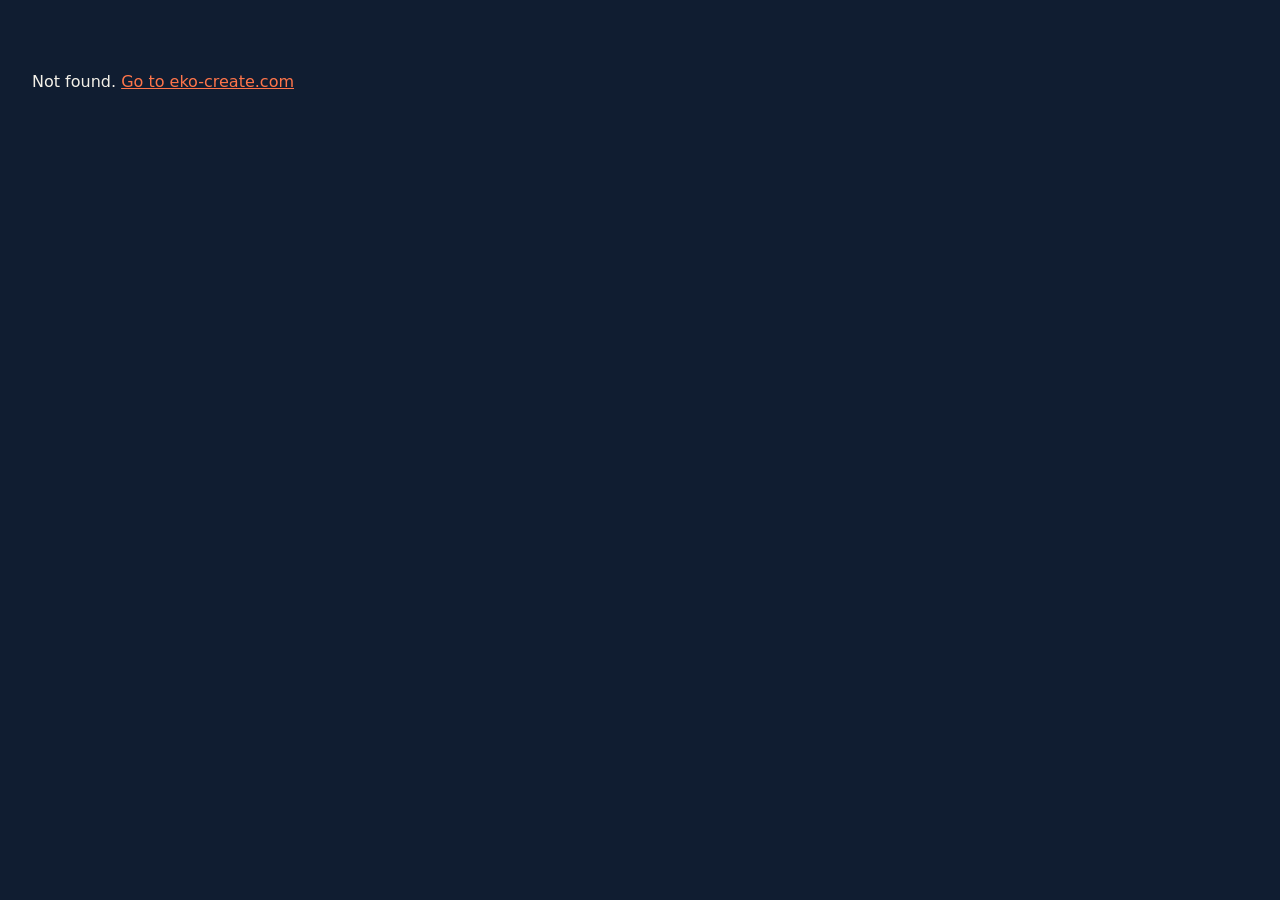
<file: 404-plain.html>
<!doctype html>
<html lang="en"><head><meta charset="utf-8"><meta name="robots" content="noindex"><meta name="viewport" content="width=device-width,initial-scale=1"><title>Not found</title></head>
<body style="font-family:system-ui,sans-serif;background:#101D31;color:#F4F1E9;padding:48px 24px"><p>Not found. <a href="/" style="color:#FF754A">Go to eko-create.com</a></p></body></html>
</file>
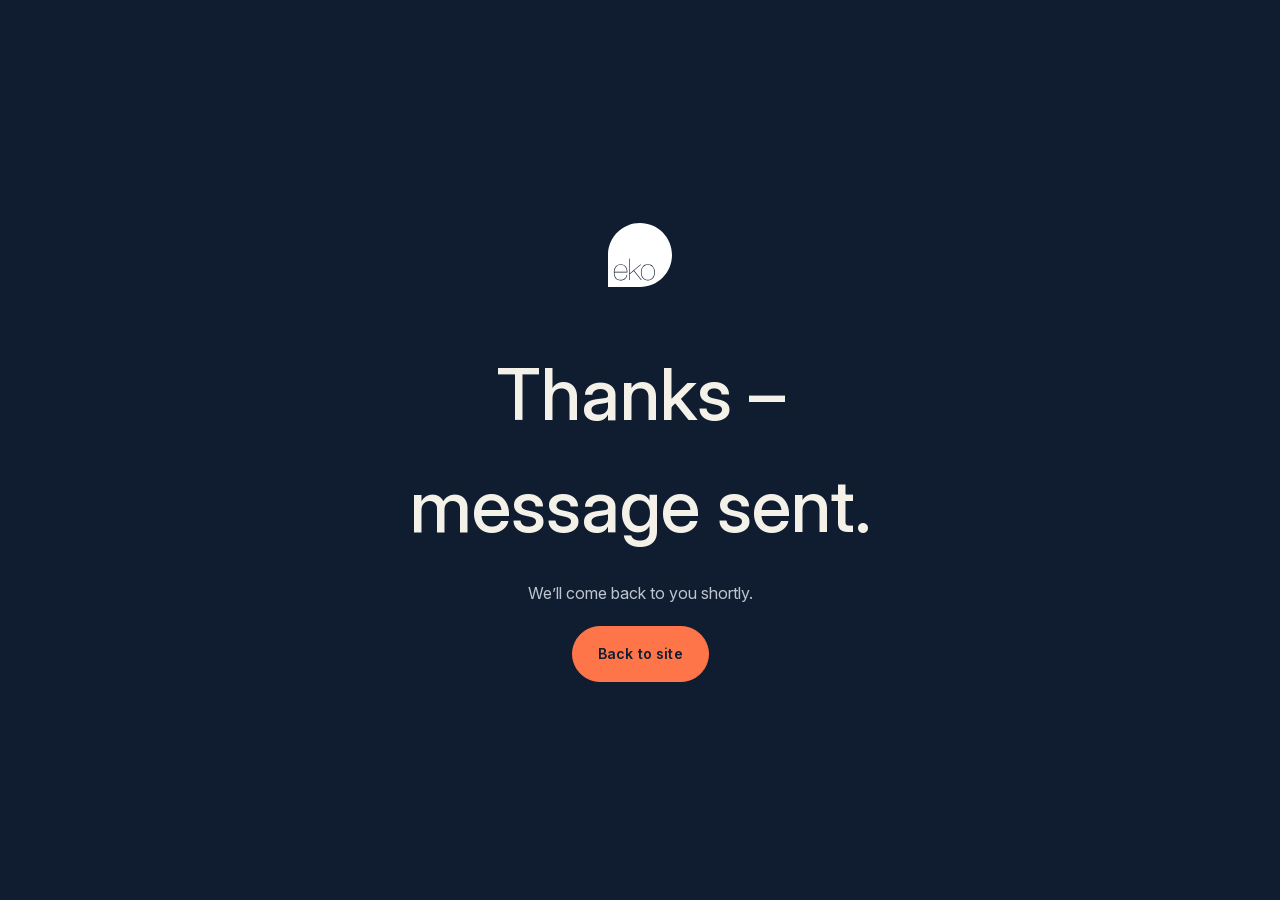
<file: thank-you.html>
<!doctype html><html lang="en"><head><meta charset="utf-8"><script src="assets/js/analytics.js?v=20261014-pv1"></script><meta name="viewport" content="width=device-width,initial-scale=1"><meta name="robots" content="noindex"><title>Thank you | eko create</title><link rel="stylesheet" href="assets/css/styles.css"><link rel="stylesheet" href="assets/css/hybrid.css"><link rel="icon" href="/favicon.ico" sizes="48x48"><link rel="icon" type="image/png" sizes="96x96" href="/favicon-96.png"><link rel="icon" type="image/png" sizes="192x192" href="/favicon-192.png"></head><body class="thankyou"><main class="thanks-screen"><img src="assets/images/eko-logo.svg" alt="eko create"><h1>Thanks – message sent.</h1><p>We’ll come back to you shortly.</p><a class="btn btn-primary" href="index.html">Back to site</a></main></body></html>
</file>
<file: assets/css/home.bundle.css>
/* ---- styles.css ---- */
:root{--eko-blue:#FF754A;--bg:#101D31;--bg2:#16263d;--panel:#1c304a;--line:rgba(244,241,233,.12);--text:#F4F1E9;--muted:#b8b8b8;--soft:#8e969f;--shadow:0 24px 70px rgba(0,0,0,.35)}*{box-sizing:border-box}html{scroll-behavior:smooth}body{margin:0;background:var(--bg);color:var(--text);font-family:Inter,ui-sans-serif,system-ui,-apple-system,BlinkMacSystemFont,"Segoe UI",Arial,sans-serif;line-height:1.55;-webkit-font-smoothing:antialiased}body.no-scroll{overflow:hidden}a{color:inherit}.container{width:min(1160px,calc(100% - 48px));margin:0 auto}.narrow{width:min(760px,calc(100% - 48px));text-align:center}.section-dark{background:var(--bg)}.section-charcoal{background:var(--bg2)}section{position:relative;padding:104px 0}.site-header{position:fixed;top:0;left:0;right:0;z-index:50;display:grid;grid-template-columns:1fr auto 1fr;align-items:center;padding:22px 38px;transition:background .35s ease,backdrop-filter .35s ease,border-color .35s ease;border-bottom:1px solid transparent}.site-header.scrolled{background:rgba(16,29,49,.8);backdrop-filter:blur(14px);border-bottom-color:var(--line)}.brand img{height:42px;width:auto;display:block}.main-nav{display:flex;gap:30px;justify-content:center;font-size:14px;letter-spacing:.02em}.main-nav a,.top-contact a{text-decoration:none;opacity:.8;transition:color .25s ease,opacity .25s ease}.main-nav a:hover,.top-contact a:hover{color:var(--eko-blue);opacity:1}.top-contact{justify-self:end;font-size:13px;color:#F4F1E9;display:flex;gap:9px;align-items:center;white-space:nowrap}.top-contact span{opacity:.35}.hero{min-height:96vh;display:flex;align-items:center;overflow:hidden;background:var(--bg)}.hero-media{position:absolute;inset:0;background:url('../images/hero-slate.jpg') 62% center/cover no-repeat;transform:scale(1.04);animation:heroDrift 18s ease-in-out infinite alternate}.hero-overlay{position:absolute;inset:0;background:linear-gradient(90deg,rgba(16,29,49,.9) 0%,rgba(16,29,49,.74) 38%,rgba(16,29,49,.48) 100%),linear-gradient(180deg,rgba(255,117,74,.16),rgba(16,29,49,.18) 45%,rgba(16,29,49,.92) 100%)}.hero-content{position:relative;z-index:2;width:min(820px,calc(100% - 72px));margin-left:max(36px,calc((100vw - 1160px)/2));padding-top:50px}.eyebrow,.section-kicker{color:var(--eko-blue);text-transform:uppercase;letter-spacing:.18em;font-size:12px;font-weight:700;margin:0 0 18px}.hero h1{font-size:clamp(46px,7.2vw,92px);line-height:.95;letter-spacing:-.06em;margin:0;max-width:980px}.hero-copy{max-width:520px;color:var(--muted);font-size:clamp(17px,2vw,21px);margin:26px 0 0}.hero-actions{display:flex;gap:14px;flex-wrap:wrap;margin-top:34px}.btn{display:inline-flex;align-items:center;justify-content:center;padding:14px 22px;border-radius:999px;text-decoration:none;border:1px solid var(--line);font-weight:700;letter-spacing:.01em;transition:transform .25s ease,background .25s ease,border-color .25s ease,color .25s ease,box-shadow .25s ease}.btn:hover{transform:translateY(-3px)}.btn-primary{background:var(--eko-blue);border-color:var(--eko-blue);color:#F4F1E9;box-shadow:0 12px 30px rgba(255,117,74,.22)}.btn-ghost{background:rgba(244,241,233,.03);color:#F4F1E9}.btn-ghost:hover{border-color:var(--eko-blue);color:var(--eko-blue)}.scroll-cue{position:absolute;bottom:30px;left:50%;transform:translateX(-50%);z-index:2;width:30px;height:48px;border:1px solid rgba(244,241,233,.35);border-radius:24px}.scroll-cue span{display:block;width:4px;height:8px;border-radius:8px;background:#F4F1E9;margin:10px auto;animation:cue 1.8s infinite}.reel-section{overflow:hidden}.reel-frame{width:min(980px,calc(100% - 48px));margin:44px auto 0;border:1px solid var(--line);border-radius:26px;background:#090a0b;box-shadow:var(--shadow);overflow:hidden;aspect-ratio:16/9;transform-origin:center}.reel-frame iframe{width:100%;height:100%;border:0;display:block}.blue-statement{background:var(--eko-blue);color:#F4F1E9;padding:94px 0;overflow:hidden}.statement-inner{text-align:center}.statement-inner h2{font-size:clamp(38px,6vw,74px);line-height:1;letter-spacing:-.05em;margin:0 0 22px}.statement-inner p{font-size:clamp(20px,2.7vw,32px);line-height:1.25;margin:0 auto;max-width:920px;font-weight:600}.intro-grid{display:grid;grid-template-columns:.9fr 1.1fr;gap:80px;align-items:start}.intro h2,.section-heading h2,.clients h2,.contact h2,.address-card h2{font-size:clamp(34px,5vw,64px);line-height:1;letter-spacing:-.045em;margin:0}.intro-copy{font-size:19px;color:var(--muted)}.intro-copy p:first-child{margin-top:0}.based{color:#F4F1E9;border-left:3px solid var(--eko-blue);padding-left:18px}.section-heading{display:flex;justify-content:space-between;gap:40px;align-items:end;margin-bottom:46px}.services .section-heading{display:block;text-align:center;width:min(840px,100%);margin:0 auto 46px}.section-heading.centered{display:block;text-align:center;width:min(820px,100%);margin:0 auto 44px}.section-heading p{color:var(--muted);max-width:640px}.service-grid{display:grid;grid-template-columns:repeat(4,1fr);gap:18px}.service-card,.process-step,.address-card,.portfolio-item,.contact-form,.map-card{background:linear-gradient(180deg,rgba(244,241,233,.045),rgba(244,241,233,.02));border:1px solid var(--line);border-radius:24px;padding:28px;box-shadow:0 0 0 rgba(0,0,0,0);transition:transform .35s ease,border-color .35s ease,box-shadow .35s ease,background .35s ease}.service-card:hover,.portfolio-item:hover,.process-step:hover,.address-card:hover{transform:translateY(-8px);border-color:rgba(255,117,74,.55);box-shadow:0 28px 70px rgba(0,0,0,.28)}.service-card span{display:block;color:var(--eko-blue);font-weight:800;margin-bottom:42px}.service-card h3{font-size:24px;line-height:1.06;margin:0 0 14px}.service-card p{margin:0;color:var(--muted)}.process-row{display:grid;grid-template-columns:repeat(5,1fr);gap:16px}.process-step{min-height:160px;display:flex;flex-direction:column;align-items:flex-start;justify-content:space-between;gap:24px;position:relative;overflow:hidden}.process-step::after{content:"";position:absolute;inset:auto 18px 16px auto;width:70px;height:70px;border-radius:50%;background:rgba(255,117,74,.08);filter:blur(18px);opacity:0;transition:opacity .35s ease,transform .35s ease}.process-step:hover::after{opacity:1;transform:scale(1.15)}.process-step strong{font-size:24px}.process-icon{width:42px;height:42px;display:grid;place-items:center;color:var(--eko-blue);opacity:.92;transition:transform .35s ease,filter .35s ease}.process-step:hover .process-icon{transform:translateY(-3px) scale(1.04);filter:drop-shadow(0 0 16px rgba(255,117,74,.36))}.process-icon svg{width:42px;height:42px;display:block;fill:none;stroke:currentColor;stroke-width:2.2;stroke-linecap:round;stroke-linejoin:round}.clients{text-align:center}.logo-strip{margin-top:42px;display:flex;justify-content:center;align-items:center;gap:52px;flex-wrap:wrap}.logo-strip img{max-width:150px;max-height:54px;filter:brightness(0) invert(1);opacity:.72;transition:opacity .3s ease,transform .3s ease,filter .3s ease}.logo-strip img:hover{opacity:1;transform:translateY(-3px)}.portfolio-head{align-items:start}.filters{display:flex;gap:8px;flex-wrap:wrap;justify-content:flex-end}.filter{background:rgba(244,241,233,.04);border:1px solid var(--line);color:var(--muted);padding:9px 13px;border-radius:999px;cursor:pointer;transition:all .25s ease}.filter:hover,.filter.active{color:#F4F1E9;background:var(--eko-blue);border-color:var(--eko-blue)}.portfolio-grid{display:grid;grid-template-columns:repeat(3,1fr);gap:20px}.portfolio-item{padding:0;overflow:hidden;cursor:pointer;transform-origin:center}.portfolio-item.is-hiding{opacity:0;transform:scale(.94) translateY(14px);pointer-events:none}.portfolio-thumb{position:relative;aspect-ratio:16/10;background:linear-gradient(135deg,#25313a,#0e1012);overflow:hidden}.portfolio-thumb::before{content:"";position:absolute;inset:0;background:radial-gradient(circle at 70% 30%,rgba(255,117,74,.45),transparent 34%),linear-gradient(135deg,rgba(244,241,233,.1),transparent);transition:transform .45s ease;transform:scale(1)}.portfolio-item:hover .portfolio-thumb::before{transform:scale(1.08)}.portfolio-thumb::after{content:"▶";position:absolute;right:20px;bottom:18px;width:48px;height:48px;border-radius:50%;display:grid;place-items:center;background:var(--eko-blue);box-shadow:0 12px 30px rgba(255,117,74,.25);transform:translateY(10px);opacity:0;transition:all .3s ease}.portfolio-item:hover .portfolio-thumb::after{transform:translateY(0);opacity:1}.portfolio-body{padding:24px}.portfolio-body small{color:var(--eko-blue);text-transform:uppercase;letter-spacing:.12em;font-weight:800}.portfolio-body h3{font-size:24px;line-height:1.08;margin:10px 0}.portfolio-body p{color:var(--muted);margin:0}.contact-grid{display:grid;grid-template-columns:.8fr 1.2fr;gap:50px;align-items:start}.contact-copy p{color:var(--muted);font-size:18px}.direct-contact a{color:#F4F1E9;text-decoration:none}.direct-contact a:hover{color:var(--eko-blue)}.contact-form{display:grid;gap:18px}.contact-form label{display:grid;gap:8px;color:var(--muted);font-weight:600}.contact-form input,.contact-form textarea{width:100%;border:1px solid var(--line);background:rgba(0,0,0,.22);border-radius:14px;padding:14px 16px;color:#F4F1E9;font:inherit;transition:border-color .25s ease,box-shadow .25s ease}.contact-form input:focus,.contact-form textarea:focus{outline:none;border-color:var(--eko-blue);box-shadow:0 0 0 4px rgba(255,117,74,.13)}.hidden{display:none}.map-grid{display:grid;grid-template-columns:1.15fr .85fr;gap:28px;align-items:stretch}.map-card{padding:0;overflow:hidden;min-height:380px}.map-card #map{height:100%;min-height:380px;background:#0c0e10}.address-card{display:flex;flex-direction:column;justify-content:center}.address-card p{color:var(--muted);font-size:18px}.address-card a{text-decoration:none}.address-card a:hover{color:var(--eko-blue)}.site-footer{background:#0b0d0f;border-top:1px solid var(--line);padding:28px 0;color:var(--muted)}.footer-inner{display:flex;align-items:center;justify-content:space-between;gap:20px}.social-icons{display:flex;gap:18px}.social-icons a{text-decoration:none;color:var(--muted);font-size:14px;transition:color .25s ease,transform .25s ease}.social-icons a:hover{color:var(--eko-blue);transform:translateY(-2px)}.video-modal{position:fixed;inset:0;z-index:100;background:rgba(0,0,0,.84);display:grid;place-items:center;padding:44px;opacity:0;pointer-events:none;transition:opacity .3s ease}.video-modal.open{opacity:1;pointer-events:auto}.modal-frame{width:min(1040px,100%);aspect-ratio:16/9;border-radius:24px;overflow:hidden;background:#000;box-shadow:var(--shadow);transform:scale(.96);transition:transform .3s ease}.video-modal.open .modal-frame{transform:scale(1)}.modal-frame iframe{width:100%;height:100%;border:0}.modal-close{position:absolute;top:20px;right:24px;border:0;background:transparent;color:#F4F1E9;font-size:46px;cursor:pointer}.mobile-call{display:none}.thankyou{background:var(--bg)}.thanks-screen{min-height:100vh;display:grid;place-items:center;text-align:center;padding:40px}.thanks-screen img{height:74px}.thanks-screen h1{font-size:clamp(38px,7vw,72px);margin:26px 0 0}.thanks-screen p{color:var(--muted)}[data-animate],.reveal-section,.reveal-card,.reveal-logo{opacity:0;transform:translateY(24px);transition:opacity .8s cubic-bezier(.2,.7,.2,1),transform .8s cubic-bezier(.2,.7,.2,1)}[data-animate].in-view,.reveal-section.in-view,.reveal-card.in-view,.reveal-logo.in-view{opacity:1;transform:translateY(0)}[data-animate="fade-down"]{transform:translateY(-18px)}[data-animate="fade-down"].in-view{transform:translateY(0)}@keyframes heroDrift{0%{transform:scale(1.04) translate3d(0,0,0)}100%{transform:scale(1.08) translate3d(-1.2%,.8%,0)}}@keyframes cue{0%,100%{transform:translateY(0);opacity:.9}50%{transform:translateY(10px);opacity:.35}}@media (prefers-reduced-motion:reduce){*,*::before,*::after{animation-duration:.01ms!important;animation-iteration-count:1!important;scroll-behavior:auto!important;transition-duration:.01ms!important}.hero-media{animation:none}}@media (max-width:980px){.site-header{grid-template-columns:auto 1fr;padding:18px 22px}.main-nav{display:none}.top-contact{font-size:12px}.hero-content{width:calc(100% - 44px);margin-left:22px}.intro-grid,.contact-grid,.map-grid{grid-template-columns:1fr;gap:34px}.service-grid{grid-template-columns:repeat(2,1fr)}.process-row{grid-template-columns:repeat(3,1fr)}.portfolio-grid{grid-template-columns:repeat(2,1fr)}.section-heading{display:block}.filters{justify-content:flex-start;margin-top:20px}.footer-inner{display:block}.social-icons{margin-top:12px}.mobile-call{display:inline-flex;position:fixed;right:18px;bottom:18px;z-index:60;background:var(--eko-blue);color:#F4F1E9;text-decoration:none;padding:12px 18px;border-radius:999px;font-weight:800;box-shadow:0 16px 40px rgba(0,0,0,.3)}}@media (max-width:680px){section{padding:78px 0}.container{width:min(100% - 34px,1160px)}.top-contact{display:none}.brand img{height:36px}.hero{min-height:88vh}.hero-media{background-image:url('../images/hero-slate-phone.jpg');background-position:center center}.hero h1{font-size:clamp(42px,13vw,64px)}.hero-copy{font-size:17px}.service-grid,.process-row,.portfolio-grid{grid-template-columns:1fr}.logo-strip{gap:30px}.logo-strip img{max-width:126px}.reel-frame{width:calc(100% - 34px);border-radius:18px}.blue-statement{padding:72px 0}.statement-inner p br{display:none}.contact-form,.service-card,.address-card{border-radius:20px}.video-modal{padding:18px}.modal-close{top:8px;right:14px}}


/* Footer/map fixes - May 6 */
.map-card{position:relative;padding:0 !important;overflow:hidden;min-height:380px;background:#0c0e10;}
.map-card::after{content:"";position:absolute;inset:0;pointer-events:none;background:linear-gradient(180deg,rgba(16,29,49,.15),rgba(16,29,49,.38));mix-blend-mode:multiply;}
.map-embed{width:100%;height:100%;min-height:380px;border:0;display:block;filter:grayscale(100%) invert(92%) contrast(92%) brightness(70%) saturate(40%);}
.map-pin{position:absolute;left:50%;top:50%;width:18px;height:18px;border-radius:50%;background:var(--eko-blue);border:3px solid #F4F1E9;box-shadow:0 0 0 10px rgba(255,117,74,.18),0 14px 35px rgba(0,0,0,.45);transform:translate(-50%,-50%);z-index:2;pointer-events:none;}
.address-card h2{font-size:20px!important;line-height:1.35!important;letter-spacing:.01em!important;margin:0 0 22px!important;font-weight:800;}
.address-card p{font-size:18px;line-height:1.55;}
.site-footer{padding:34px 0;}
.footer-inner{display:flex;align-items:center;justify-content:space-between;gap:28px;}
.social-icons{display:flex;align-items:center;justify-content:flex-end;gap:18px;flex-wrap:wrap;margin:0;}
.social-icons a{display:inline-flex;align-items:center;gap:8px;text-decoration:none;color:var(--muted);font-size:14px;line-height:1;transition:color .25s ease,transform .25s ease,opacity .25s ease;opacity:.86;}
.social-icons a:hover{color:var(--eko-blue);transform:translateY(-2px);opacity:1;}
.social-icons img{width:17px;height:17px;display:block;filter:brightness(0) invert(1);opacity:.76;transition:opacity .25s ease,filter .25s ease;}
.social-icons a:hover img{opacity:1;filter:none;}
@media (max-width:980px){.footer-inner{display:flex;align-items:flex-start;flex-direction:column;}.social-icons{justify-content:flex-start;margin-top:8px;}.address-card h2{font-size:20px!important;}.map-card,.map-embed{min-height:320px;}}


/* Build 4 refinement pass — retained approved design, added subtle icons/motion polish */
body::before{
  content:"";
  position:fixed;
  inset:0;
  pointer-events:none;
  z-index:0;
  background:
    radial-gradient(circle at 78% 18%, rgba(255,117,74,.08), transparent 32%),
    radial-gradient(circle at 12% 52%, rgba(255,117,74,.045), transparent 34%);
  opacity:.9;
}
.site-header,main,.site-footer,.video-modal,.mobile-call{position:relative;z-index:1;}
.hero-title span{
  display:block;
  opacity:0;
  transform:translateY(38px);
  transition:opacity .95s cubic-bezier(.19,1,.22,1), transform .95s cubic-bezier(.19,1,.22,1);
}
.hero-title.in-view span{opacity:1;transform:translateY(0);}
.hero-title.in-view span:nth-child(2){transition-delay:.14s;}
.hero-content::before{
  content:"";
  position:absolute;
  left:-12%;
  top:-16%;
  width:520px;
  height:520px;
  pointer-events:none;
  background:radial-gradient(circle, rgba(255,117,74,.16), transparent 64%);
  filter:blur(54px);
  opacity:.48;
  z-index:-1;
}
.section-dark::before,.section-charcoal::before,.reel-section::before,.clients::before{
  content:"";
  position:absolute;
  inset:auto auto 8% -10%;
  width:420px;
  height:420px;
  background:radial-gradient(circle, rgba(255,117,74,.07), transparent 68%);
  filter:blur(45px);
  pointer-events:none;
  opacity:.75;
}
.services .section-heading,.process .section-heading{text-align:center;}
.service-card{position:relative;overflow:hidden;}
.service-card::after{
  content:"";
  position:absolute;
  inset:auto -18% -28% auto;
  width:160px;
  height:160px;
  border-radius:50%;
  background:rgba(255,117,74,.08);
  filter:blur(28px);
  opacity:0;
  transition:opacity .35s ease, transform .35s ease;
}
.service-card:hover::after{opacity:1;transform:scale(1.12);}
.service-icon{
  width:42px;
  height:42px;
  display:grid;
  place-items:center;
  color:var(--eko-blue);
  margin-bottom:26px;
  opacity:.92;
  transition:transform .35s ease, filter .35s ease;
}
.service-icon svg{
  width:42px;
  height:42px;
  fill:none;
  stroke:currentColor;
  stroke-width:2.1;
  stroke-linecap:round;
  stroke-linejoin:round;
}
.service-card:hover .service-icon{transform:translateY(-3px) scale(1.04);filter:drop-shadow(0 0 16px rgba(255,117,74,.32));}
.service-card span{margin-bottom:24px;opacity:.95;}
.logo-strip{
  display:grid;
  grid-template-columns:repeat(auto-fit,minmax(130px,1fr));
  gap:34px 48px;
  align-items:center;
  justify-items:center;
  max-width:1040px;
  margin-left:auto;
  margin-right:auto;
}
.logo-strip img{
  width:auto;
  object-fit:contain;
  mix-blend-mode:screen;
}
.client-placeholder{
  display:inline-flex;
  align-items:center;
  justify-content:center;
  min-height:48px;
  color:rgba(244,241,233,.62);
  text-transform:uppercase;
  letter-spacing:.12em;
  font-size:12px;
  font-weight:800;
  border:1px solid rgba(244,241,233,.09);
  border-radius:999px;
  padding:12px 18px;
  background:rgba(244,241,233,.025);
  transition:opacity .3s ease, transform .3s ease, border-color .3s ease, color .3s ease, box-shadow .3s ease;
}
.client-placeholder:hover{color:#F4F1E9;border-color:rgba(255,117,74,.45);box-shadow:0 0 28px rgba(255,117,74,.1);transform:translateY(-3px);}
.social-icons a{padding:8px 0;}
.social-icons img{color:currentColor;}
@media (max-width:680px){
  .hero-title span{transform:translateY(24px);}
  .service-icon,.service-icon svg{width:36px;height:36px;}
  .logo-strip{grid-template-columns:repeat(2,minmax(110px,1fr));gap:22px 24px;}
  .client-placeholder{font-size:10px;padding:10px 12px;}
}


/* --- Eko Progress Build 4: actual site refinement pass --- */
/* Global section title cleanup: labels and headings now share one centre axis */
.services .section-heading,
.process .section-heading,
.clients .container > .section-kicker,
.clients .container > h2,
.portfolio .portfolio-head{
  text-align:center;
}
.services .section-heading,
.process .section-heading,
.portfolio .portfolio-head{
  display:block;
  width:min(880px,100%);
  margin:0 auto 52px;
}
.portfolio .portfolio-head > div:first-child{margin:0 auto;}
.portfolio .portfolio-head p{margin-left:auto;margin-right:auto;}
.filters{justify-content:center;margin-top:26px;}
.clients .container > h2{margin-left:auto;margin-right:auto;max-width:920px;}

/* Very dark parallax-style photographic textures */
.services,
.process{overflow:hidden;isolation:isolate;}
.services::after,
.process::after{
  content:"";
  position:absolute;
  inset:0;
  z-index:0;
  pointer-events:none;
  background-size:cover;
  background-position:center;
  background-attachment:fixed;
  opacity:.10;
  filter:grayscale(100%) saturate(0%) contrast(95%) brightness(56%) blur(.6px);
  transform:scale(1.06);
  mix-blend-mode:screen;
}
.services::after{background-image:url('../images/storyboard-bg.jpeg');}
.process::after{background-image:url('../images/editing-bg.jpeg');opacity:.085;}
.services::before,
.process::before{
  z-index:0;
  inset:auto auto 5% -8%;
}
.services .container,
.process .container{position:relative;z-index:2;}
.services .container::before,
.process .container::before{
  content:"";
  position:absolute;
  inset:-80px -40px;
  z-index:-1;
  pointer-events:none;
  background:
    radial-gradient(circle at 84% 18%, rgba(255,117,74,.075), transparent 30%),
    linear-gradient(180deg, rgba(16,29,49,.82), rgba(16,29,49,.92));
}
.process .container::before{
  background:
    radial-gradient(circle at 14% 38%, rgba(255,117,74,.055), transparent 32%),
    linear-gradient(180deg, rgba(24,27,31,.84), rgba(24,27,31,.94));
}

/* Cards sit above the background image cleanly */
.service-card,.process-step{backdrop-filter:blur(14px);-webkit-backdrop-filter:blur(14px);}

@media (max-width:980px){
  .services::after,.process::after{background-attachment:scroll;opacity:.075;transform:scale(1.02);}
  .portfolio .portfolio-head{width:100%;}
}
@media (max-width:680px){
  .services .section-heading,.process .section-heading,.portfolio .portfolio-head{margin-bottom:34px;}
  .services::after,.process::after{opacity:.055;}
}


/* --- Eko client wall update: compact sliding logo strip --- */
.clients{overflow:hidden;text-align:center;isolation:isolate;}
.clients-intro{position:relative;z-index:3;}
.client-note{max-width:700px;margin:18px auto 0;color:var(--muted);font-size:16px;}
.client-marquee{position:relative;z-index:2;width:100%;margin:46px 0 0;display:grid;gap:18px;overflow:hidden;border-top:1px solid rgba(244,241,233,.06);border-bottom:1px solid rgba(244,241,233,.06);padding:28px 0;background:linear-gradient(180deg,rgba(244,241,233,.018),rgba(244,241,233,.006));}
.client-marquee::before,.client-marquee::after{content:"";position:absolute;top:0;bottom:0;width:min(18vw,180px);z-index:5;pointer-events:none;}
.client-marquee::before{left:0;background:linear-gradient(90deg,var(--bg),rgba(16,29,49,0));}
.client-marquee::after{right:0;background:linear-gradient(270deg,var(--bg),rgba(16,29,49,0));}
.client-marquee-row{display:flex;width:100%;overflow:hidden;}
.client-marquee-track{display:flex;width:max-content;animation:clientMarquee 42s linear infinite;will-change:transform;}
.client-marquee-row.reverse .client-marquee-track{animation-name:clientMarqueeReverse;animation-duration:52s;}
.client-marquee:hover .client-marquee-track{animation-play-state:paused;}
.client-marquee-set{display:flex;align-items:center;gap:18px;padding-right:18px;}
.client-marquee-item{height:78px;min-width:190px;padding:18px 24px;border:1px solid rgba(244,241,233,.075);border-radius:999px;background:rgba(244,241,233,.024);display:flex;align-items:center;justify-content:center;opacity:.72;transition:opacity .3s ease,transform .3s ease,border-color .3s ease,box-shadow .3s ease,background .3s ease;}
.client-marquee-item:hover{opacity:1;transform:translateY(-3px);border-color:rgba(255,117,74,.38);box-shadow:0 0 34px rgba(255,117,74,.10);background:rgba(244,241,233,.04);}
.client-marquee-item img{display:block;max-width:152px;max-height:42px;width:auto;height:auto;object-fit:contain;filter:grayscale(1) brightness(0) invert(1);opacity:.82;transition:opacity .3s ease,filter .3s ease,transform .3s ease;}
.client-marquee-item:hover img{opacity:1;filter:grayscale(1) brightness(0) invert(1) drop-shadow(0 0 14px rgba(255,117,74,.18));}
.client-text-logo{font-size:12px;font-weight:800;letter-spacing:.13em;text-transform:uppercase;color:rgba(244,241,233,.76);white-space:nowrap;}
@keyframes clientMarquee{from{transform:translate3d(0,0,0);}to{transform:translate3d(-50%,0,0);}}
@keyframes clientMarqueeReverse{from{transform:translate3d(-50%,0,0);}to{transform:translate3d(0,0,0);}}
@media (prefers-reduced-motion:reduce){.client-marquee-track{animation:none;flex-wrap:wrap;justify-content:center;}.client-marquee-set[aria-hidden="true"]{display:none;}}
@media (max-width:680px){.client-marquee{margin-top:34px;padding:22px 0;gap:14px;}.client-marquee-item{height:64px;min-width:154px;padding:14px 18px;}.client-marquee-item img{max-width:122px;max-height:34px;}.client-text-logo{font-size:10px;}.client-note{font-size:14px;}}


/* --- Premium motion polish pass: subtle modern touches --- */

/* Global cinematic texture */
.site-grain{
  position:fixed;
  inset:0;
  z-index:9999;
  pointer-events:none;
  opacity:.045;
  mix-blend-mode:soft-light;
  background-image:
    radial-gradient(circle at 20% 20%, rgba(244,241,233,.08) 0 1px, transparent 1px),
    radial-gradient(circle at 80% 70%, rgba(244,241,233,.055) 0 1px, transparent 1px);
  background-size:3px 3px, 5px 5px;
}

/* Gentle mouse-follow light on desktop */
.cursor-glow{
  position:fixed;
  left:0;
  top:0;
  width:420px;
  height:420px;
  border-radius:50%;
  z-index:1;
  pointer-events:none;
  opacity:.0;
  transform:translate3d(-50%,-50%,0);
  background:radial-gradient(circle, rgba(255,117,74,.115), rgba(255,117,74,.035) 34%, transparent 70%);
  filter:blur(32px);
  transition:opacity .5s ease;
  will-change:transform, opacity;
}

/* Keep actual content above ambient cursor glow */
.site-header,
.hero,
main,
.site-footer,
.video-modal{position:relative;}
.site-header{z-index:50;}
main,.site-footer{z-index:2;}

/* Soft section blending so blocks do not feel hard-cut */
section{
  isolation:isolate;
  overflow:hidden;
}
section::before{
  content:"";
  position:absolute;
  inset:-18% -12%;
  z-index:0;
  pointer-events:none;
  opacity:.0;
  background:
    radial-gradient(circle at 18% 22%, rgba(255,117,74,.11), transparent 26%),
    radial-gradient(circle at 82% 78%, rgba(244,241,233,.025), transparent 32%);
  filter:blur(32px);
  transform:translate3d(0,0,0);
}
section > .container,
section > .reel-frame,
section > .client-marquee{
  position:relative;
  z-index:2;
}
.reel-section::before,
.intro::before,
.portfolio::before,
.contact::before,
.map-contact::before{
  opacity:.55;
}
.blue-statement::before{
  opacity:.18;
  background:radial-gradient(circle at 78% 24%, rgba(244,241,233,.2), transparent 28%);
}

/* Slow living backgrounds */
.hero-media{
  will-change:transform;
  filter:saturate(.86) contrast(1.06) brightness(.82);
}
.services::after,
.process::after{
  will-change:transform;
  animation:ekoBgDrift 22s ease-in-out infinite alternate;
}
@keyframes ekoBgDrift{
  from{transform:scale(1.06) translate3d(-.8%, -.4%, 0);}
  to{transform:scale(1.1) translate3d(.9%, .8%, 0);}
}

/* More premium reveal: blur-to-sharp and layered lift */
[data-animate],
.reveal-section,
.reveal-card,
.reveal-logo,
.portfolio-item{
  filter:blur(8px);
  will-change:opacity, transform, filter;
  transition:
    opacity .9s cubic-bezier(.19,1,.22,1),
    transform .9s cubic-bezier(.19,1,.22,1),
    filter .9s cubic-bezier(.19,1,.22,1);
}
[data-animate].in-view,
.reveal-section.in-view,
.reveal-card.in-view,
.reveal-logo.in-view,
.portfolio-item.in-view{
  filter:blur(0);
}

/* Small, expensive hover movement rather than obvious animation */
.service-card,
.process-step,
.portfolio-item,
.address-card,
.map-card,
.contact-form,
.client-marquee-item{
  transform:translate3d(0,0,0);
  will-change:transform, border-color, box-shadow;
}
.service-card:hover,
.process-step:hover,
.portfolio-item:hover,
.address-card:hover,
.map-card:hover,
.contact-form:hover{
  box-shadow:
    0 30px 80px rgba(0,0,0,.34),
    0 0 42px rgba(255,117,74,.08);
}

/* Section heading consistency and cleaner rhythm */
.section-heading,
.clients-intro,
.portfolio-head{
  text-align:center;
}
.portfolio .portfolio-head{
  display:block;
  width:min(840px,100%);
  margin:0 auto 46px;
}
.filters{
  justify-content:center;
  margin-top:22px;
}
.section-kicker{
  text-shadow:0 0 22px rgba(255,117,74,.18);
}

/* Client marquee: more compact premium movement */
.client-marquee{
  border-radius:0;
  mask-image:linear-gradient(90deg,transparent 0%,black 12%,black 88%,transparent 100%);
  -webkit-mask-image:linear-gradient(90deg,transparent 0%,black 12%,black 88%,transparent 100%);
}
.client-marquee-track{
  animation-timing-function:linear;
}
.client-marquee-item{
  box-shadow:inset 0 1px 0 rgba(244,241,233,.025);
}

/* Reel area: subtle cinematic depth without autoplay video yet */
.reel-section{
  background:
    radial-gradient(circle at 75% 20%, rgba(255,117,74,.09), transparent 30%),
    linear-gradient(180deg, var(--bg), #0b0d10);
}
.reel-frame{
  box-shadow:
    0 40px 120px rgba(0,0,0,.48),
    0 0 90px rgba(255,117,74,.055);
}
.reel-frame::before{
  content:"";
  position:absolute;
  inset:0;
  pointer-events:none;
  z-index:1;
  background:linear-gradient(180deg, rgba(244,241,233,.045), transparent 18%, rgba(255,117,74,.04));
}

/* Portfolio tiles feel more cinematic */
.portfolio-thumb::before{
  background:
    radial-gradient(circle at 72% 28%,rgba(255,117,74,.34),transparent 34%),
    linear-gradient(135deg,rgba(244,241,233,.09),transparent),
    linear-gradient(180deg, rgba(244,241,233,.02), rgba(0,0,0,.24));
}
.portfolio-item{
  backdrop-filter:blur(10px);
  -webkit-backdrop-filter:blur(10px);
}

/* Buttons and filters get a little polish */
.btn,
.filter{
  will-change:transform;
}
.btn:hover,
.filter:hover{
  box-shadow:0 18px 48px rgba(255,117,74,.13);
}

/* Mobile stays clean and safe */
@media (hover:none), (pointer:coarse), (max-width:980px){
  .cursor-glow{display:none;}
  .site-grain{opacity:.028;}
  [data-animate],
  .reveal-section,
  .reveal-card,
  .reveal-logo,
  .portfolio-item{filter:none;}
  .services::after,
  .process::after{animation:none;}
  section::before{opacity:.22;}
}

@media (prefers-reduced-motion:reduce){
  .cursor-glow{display:none!important;}
  .services::after,
  .process::after{animation:none!important;}
  [data-animate],
  .reveal-section,
  .reveal-card,
  .reveal-logo,
  .portfolio-item{filter:none!important;}
}


/* --- Proper reel + portfolio layout fix --- */

.reel-heading-fixed,
.portfolio-heading-fixed{
  display:block !important;
  text-align:center !important;
  width:min(760px,100%) !important;
  margin:0 auto 48px !important;
}

.reel-heading-fixed .section-kicker,
.portfolio-heading-fixed .section-kicker{
  display:block !important;
  text-align:center !important;
  width:100% !important;
  margin:0 auto 18px !important;
  color:var(--eko-blue);
}

.reel-heading-fixed h2,
.portfolio-heading-fixed h2{
  display:block !important;
  text-align:center !important;
  margin:0 auto 18px !important;
  max-width:760px !important;
  font-size:clamp(38px,5vw,68px);
  line-height:1;
  letter-spacing:-.045em;
}

.reel-heading-fixed p:not(.section-kicker),
.portfolio-heading-fixed p:not(.section-kicker){
  display:block !important;
  text-align:center !important;
  max-width:620px !important;
  margin:0 auto !important;
  color:var(--muted);
  line-height:1.7;
}

.reel-frame.reel-embed-frame{
  width:min(1060px,calc(100% - 48px));
  margin:48px auto 0 !important;
  aspect-ratio:16 / 9;
  border-radius:30px;
  overflow:hidden;
  background:#05070a;
  box-shadow:
    0 40px 120px rgba(0,0,0,.48),
    0 0 90px rgba(255,117,74,.055);
}

.reel-frame.reel-embed-frame iframe{
  width:100%;
  height:100%;
  border:0;
  display:block;
}

.eko-vimeo-reel{
  position:relative;
  overflow:hidden;
}

.reel-bg-glow,
.portfolio-glow{
  position:absolute;
  width:900px;
  height:900px;
  pointer-events:none;
  filter:blur(110px);
  opacity:.7;
  background:radial-gradient(circle, rgba(255,117,74,.11) 0%, rgba(255,117,74,.035) 34%, transparent 70%);
}

.reel-bg-glow{
  right:-260px;
  top:-260px;
}

.portfolio-glow{
  left:-300px;
  top:-240px;
}

.portfolio-showcase{
  position:relative;
  padding:120px 0;
  overflow:hidden;
}

.portfolio-grid.video-grid{
  display:grid;
  grid-template-columns:2fr 1fr 1fr;
  gap:24px;
  margin-top:54px;
  align-items:start;
}

.portfolio-video{
  position:relative;
  overflow:hidden;
  border-radius:28px;
  background:
    radial-gradient(circle at 70% 20%, rgba(255,117,74,.18), transparent 32%),
    rgba(244,241,233,.025);
  border:1px solid rgba(244,241,233,.08);
  transition:all .6s cubic-bezier(.19,1,.22,1);
  box-shadow:0 30px 90px rgba(0,0,0,.22);
}

.portfolio-video:hover{
  transform:translateY(-8px);
  border-color:rgba(255,117,74,.28);
  box-shadow:
    0 35px 100px rgba(0,0,0,.42),
    0 0 50px rgba(255,117,74,.10);
}

.portfolio-video.featured{
  grid-row:span 2;
}

.vimeo-wrap{
  position:relative;
  width:100%;
  aspect-ratio:16 / 9;
  background:#05070a;
}

.vimeo-wrap iframe{
  position:absolute;
  inset:0;
  width:100%;
  height:100%;
  border:0;
  display:block;
}

.video-caption{
  padding:22px 24px 26px;
}

.video-caption span{
  display:block;
  letter-spacing:3px;
  font-size:11px;
  opacity:.55;
  margin-bottom:10px;
}

.video-caption h3{
  font-size:clamp(1.25rem,1.8vw,2rem);
  line-height:1.12;
  margin:0;
}

@media(max-width:980px){
  .portfolio-grid.video-grid{
    grid-template-columns:1fr;
  }

  .portfolio-video.featured{
    grid-row:auto;
  }

  .reel-frame.reel-embed-frame{
    width:calc(100% - 48px);
    border-radius:22px;
  }
}

@media(max-width:680px){
  .portfolio-showcase{
    padding:96px 0;
  }

  .video-caption{
    padding:18px 18px 22px;
  }

  .reel-frame.reel-embed-frame{
    width:100%;
  }
}


/* --- Existing portfolio cards now use Vimeo embeds --- */

.centered-kicker{
  text-align:center !important;
  width:100%;
  display:block;
  margin-left:auto;
  margin-right:auto;
}

.portfolio .portfolio-head,
.portfolio .section-heading{
  text-align:center !important;
  width:min(820px,100%);
  margin:0 auto 54px;
}

.portfolio .section-kicker{
  text-align:center !important;
}

.portfolio-video-card{
  overflow:hidden;
}

.portfolio-video-thumb{
  position:relative;
  width:100%;
  aspect-ratio:16 / 9;
  background:#05070a;
  border-radius:22px 22px 0 0;
  overflow:hidden;
}

.portfolio-video-thumb iframe{
  position:absolute;
  inset:0;
  width:100%;
  height:100%;
  border:0;
  display:block;
}

.portfolio-video-card .portfolio-content{
  padding:22px 24px 26px;
}

.portfolio-video-card .portfolio-content p{
  letter-spacing:3px;
  font-size:11px;
  opacity:.55;
  margin-bottom:10px;
}

.portfolio-video-card .portfolio-content h3{
  margin:0;
}

/* Remove any previous extra video-section spacing if cached classes remain */
.portfolio-showcase{
  display:none;
}


/* === BUG FIXES === */

/* Fix 4: Mobile hamburger nav */
.nav-toggle {
  display: none;
  flex-direction: column;
  justify-content: center;
  gap: 5px;
  width: 40px;
  height: 40px;
  padding: 6px;
  background: transparent;
  border: 1px solid var(--line);
  border-radius: 10px;
  cursor: pointer;
  z-index: 60;
}
.nav-toggle span {
  display: block;
  width: 100%;
  height: 2px;
  background: #F4F1E9;
  border-radius: 2px;
  transition: transform .3s ease, opacity .3s ease;
}
.nav-toggle.is-open span:nth-child(1) { transform: translateY(7px) rotate(45deg); }
.nav-toggle.is-open span:nth-child(2) { opacity: 0; }
.nav-toggle.is-open span:nth-child(3) { transform: translateY(-7px) rotate(-45deg); }

.mobile-nav {
  display: none;
  position: fixed;
  inset: 0;
  z-index: 45;
  background: rgba(16,29,49,.97);
  backdrop-filter: blur(18px);
  flex-direction: column;
  align-items: center;
  justify-content: center;
  gap: 28px;
  padding-top: 80px;
  opacity: 0;
  pointer-events: none;
  transition: opacity .3s ease;
}
.mobile-nav.is-open {
  opacity: 1;
  pointer-events: auto;
}
.mobile-nav a {
  text-decoration: none;
  font-size: clamp(26px, 6vw, 38px);
  font-weight: 700;
  letter-spacing: -.03em;
  color: #F4F1E9;
  opacity: .8;
  transition: color .2s ease, opacity .2s ease;
}
.mobile-nav a:hover { color: var(--eko-blue); opacity: 1; }
.mobile-nav a[href^="tel"],
.mobile-nav a[href^="mailto"] {
  font-size: 16px;
  font-weight: 400;
  letter-spacing: 0;
  opacity: .55;
  margin-top: 10px;
}

@media (max-width: 980px) {
  .nav-toggle { display: flex; }
  .mobile-nav { display: flex; }
  .site-header { grid-template-columns: auto 1fr auto; }
}

/* Fix 6: Suppress hover lift on video portfolio cards (iframe inside lifts awkwardly) */
.portfolio-video-card:hover {
  transform: none;
  border-color: rgba(255,117,74,.55);
  box-shadow: 0 0 0 2px rgba(255,117,74,.3), 0 28px 70px rgba(0,0,0,.28);
}


/* --- Clean fresh build overrides: headings, reel, portfolio video cards --- */

.section-kicker.centered-kicker,
.services .section-kicker,
.process .section-kicker,
.clients .section-kicker,
.portfolio .section-kicker,
.reel-heading-fixed .section-kicker{
  text-align:center !important;
  width:100%;
  display:block;
}

.reel-heading-fixed{
  display:block !important;
  text-align:center !important;
  width:min(760px,100%) !important;
  margin:0 auto 48px !important;
}

.reel-heading-fixed h2{
  text-align:center !important;
  margin:0 auto 18px !important;
  max-width:760px !important;
  font-size:clamp(38px,5vw,68px);
  line-height:1;
  letter-spacing:-.045em;
}

.reel-heading-fixed p:not(.section-kicker){
  text-align:center !important;
  max-width:620px !important;
  margin:0 auto !important;
  color:var(--muted);
  line-height:1.7;
}

.reel-frame.reel-embed-frame{
  width:min(1060px,calc(100% - 48px));
  margin:48px auto 0 !important;
  aspect-ratio:16 / 9;
  border-radius:30px;
  overflow:hidden;
  background:#05070a;
}

.reel-frame.reel-embed-frame iframe{
  width:100%;
  height:100%;
  border:0;
  display:block;
}

.portfolio .portfolio-head{
  display:block !important;
  text-align:center !important;
  width:min(860px,100%) !important;
  margin:0 auto 54px !important;
}

.portfolio .portfolio-head h2{
  text-align:center !important;
  margin:0 auto 28px !important;
}

.portfolio .filters{
  justify-content:center !important;
  margin-top:22px;
}

.portfolio-video-card{
  cursor:default;
  overflow:hidden;
}

.portfolio-video-card:hover{
  transform:none !important;
  border-color:rgba(255,117,74,.45);
  box-shadow:
    0 26px 72px rgba(0,0,0,.30),
    0 0 38px rgba(255,117,74,.08);
}

.portfolio-video-thumb{
  position:relative;
  width:100%;
  aspect-ratio:16 / 9;
  background:#05070a;
  overflow:hidden;
}

.portfolio-video-thumb iframe{
  position:absolute;
  inset:0;
  width:100%;
  height:100%;
  border:0;
  display:block;
}

.portfolio-video-thumb::before,
.portfolio-video-thumb::after,
.portfolio-video-card .portfolio-thumb{
  display:none !important;
}

.portfolio-video-card .portfolio-body{
  padding:24px;
}

.portfolio-video-card .portfolio-body small{
  display:block;
  color:var(--eko-blue);
  text-transform:uppercase;
  letter-spacing:.12em;
  font-weight:800;
  margin-bottom:10px;
}

.portfolio-video-card .portfolio-body h3{
  margin:0 0 10px;
}

.portfolio-video-card .portfolio-body p{
  margin:0;
  color:var(--muted);
}

/* Hide any accidental old standalone video section if a browser cache keeps classes around */
.portfolio-showcase,
#portfolio-videos{
  display:none !important;
}

@media (max-width:680px){
  .reel-frame.reel-embed-frame{
    width:100%;
    border-radius:20px;
  }
}


/* --- Slick portfolio build: compact nav, expanding cards, background reel --- */

.eko-vimeo-reel{position:relative;overflow:hidden;}
.reel-atmosphere{
  position:absolute; inset:-8%; z-index:0; opacity:.16;
  filter:grayscale(1) saturate(.55) contrast(1.15) brightness(.55) blur(2px);
  transform:scale(1.08); pointer-events:none;
  animation:ekoSlowDrift 22s ease-in-out infinite alternate;
}
.reel-atmosphere::after{
  content:""; position:absolute; inset:0;
  background:radial-gradient(circle at 70% 20%, rgba(255,117,74,.22), transparent 32%),
             linear-gradient(180deg, rgba(6,8,12,.55), rgba(6,8,12,.92));
}
.reel-atmosphere iframe{position:absolute;inset:0;width:100%;height:100%;border:0;transform:scale(1.18);}
@keyframes ekoSlowDrift{from{transform:scale(1.08) translate3d(-1%,-.5%,0);}to{transform:scale(1.13) translate3d(1%,.8%,0);}}
.reel-section .container{position:relative;z-index:2;}
@media(max-width:980px){.reel-atmosphere{display:none;}}

.portfolio-intro{max-width:620px;margin:0 auto 24px;color:var(--muted);text-align:center;line-height:1.7;}
.eko-slick-portfolio{position:relative;overflow:hidden;}
.portfolio-ambient{
  position:absolute;width:980px;height:980px;right:-320px;top:120px;pointer-events:none;
  filter:blur(110px);opacity:.52;
  background:radial-gradient(circle, rgba(255,117,74,.105) 0%, rgba(255,117,74,.03) 36%, transparent 70%);
}
.slick-portfolio-grid{display:grid;grid-template-columns:repeat(3,minmax(0,1fr));gap:24px;align-items:start;}
.portfolio-video-card{
  position:relative;overflow:hidden;cursor:pointer;transform:translate3d(0,0,0);
  transition:transform .55s cubic-bezier(.19,1,.22,1),opacity .45s ease,border-color .45s ease,box-shadow .45s ease,filter .45s ease;
}
.slick-portfolio-grid.has-active .portfolio-video-card:not(.is-active){opacity:.42;filter:saturate(.75) brightness(.78);}
.portfolio-video-card.is-active{
  grid-column:span 2;transform:translateY(-8px)!important;opacity:1!important;filter:none!important;
  border-color:rgba(255,117,74,.45);
  box-shadow:0 38px 110px rgba(0,0,0,.48),0 0 70px rgba(255,117,74,.13);
}
.portfolio-expand{
  position:absolute;top:16px;right:16px;z-index:4;width:38px;height:38px;border-radius:999px;
  border:1px solid rgba(244,241,233,.14);background:rgba(8,10,14,.62);
  backdrop-filter:blur(10px);-webkit-backdrop-filter:blur(10px);cursor:pointer;
}
.portfolio-expand span::before,.portfolio-expand span::after{
  content:"";position:absolute;left:50%;top:50%;width:14px;height:1px;background:rgba(244,241,233,.76);transform:translate(-50%,-50%);
}
.portfolio-expand span::after{transform:translate(-50%,-50%) rotate(90deg);}
.portfolio-video-card.is-active .portfolio-expand span::after{opacity:0;}
.portfolio-actions{display:flex;justify-content:center;margin-top:38px;}
#loadMoreWork{min-width:190px;}

@media(max-width:1100px){
  .slick-portfolio-grid{grid-template-columns:repeat(2,minmax(0,1fr));}
  .portfolio-video-card.is-active{grid-column:span 2;}
}
@media(max-width:720px){
  .slick-portfolio-grid{grid-template-columns:1fr;}
  .portfolio-video-card.is-active{grid-column:auto;transform:none!important;}
  .slick-portfolio-grid.has-active .portfolio-video-card:not(.is-active){opacity:1;filter:none;}
  .portfolio-expand{display:none;}
}


/* --- LOCKED GLOBAL SECTION HEADING SYSTEM --- */
.section-heading-standard,
.section-heading,
.reel-heading-fixed,
.portfolio-head,
.clients-intro{
  display:block !important;
  width:min(860px,100%) !important;
  max-width:860px !important;
  margin:0 auto 54px !important;
  text-align:center !important;
  align-items:center !important;
  justify-content:center !important;
  grid-template-columns:1fr !important;
  gap:0 !important;
}

.section-heading-standard > *,
.section-heading > *,
.reel-heading-fixed > *,
.portfolio-head > *,
.clients-intro > *{
  text-align:center !important;
  margin-left:auto !important;
  margin-right:auto !important;
}

.section-kicker,
.section-label,
.centered-kicker{
  display:block !important;
  width:100% !important;
  text-align:center !important;
  margin:0 auto 18px !important;
  letter-spacing:.24em;
}

.section-heading-standard h2,
.section-heading h2,
.reel-heading-fixed h2,
.portfolio-head h2{
  display:block !important;
  max-width:860px !important;
  text-align:center !important;
  margin:0 auto 20px !important;
  line-height:1 !important;
}

.section-intro,
.centered-intro,
.portfolio-intro,
.reel-heading-fixed p:not(.section-kicker),
.portfolio-head p:not(.section-kicker){
  display:block !important;
  max-width:640px !important;
  text-align:center !important;
  margin:0 auto !important;
  line-height:1.7 !important;
}

.filters{
  display:flex !important;
  justify-content:center !important;
  align-items:center !important;
  flex-wrap:wrap !important;
  margin:26px auto 0 !important;
}

.reel-frame.reel-embed-frame{
  margin:48px auto 0 !important;
}

@media(max-width:720px){
  .section-heading-standard,
  .section-heading,
  .reel-heading-fixed,
  .portfolio-head,
  .clients-intro{
    width:100% !important;
    margin-bottom:38px !important;
  }
}


/* --- Reviewed baseline: heading lock reinforcement --- */
.section-heading-standard,
.section-heading,
.reel-heading-fixed,
.portfolio-head,
.clients-intro {
  display:block !important;
  text-align:center !important;
  margin-left:auto !important;
  margin-right:auto !important;
}

.section-kicker,
.section-label,
.centered-kicker {
  display:block !important;
  width:100% !important;
  text-align:center !important;
}

.section-intro,
.centered-intro,
.portfolio-intro {
  text-align:center !important;
  margin-left:auto !important;
  margin-right:auto !important;
}


/* --- Portfolio card copy hierarchy --- */
.portfolio-video-card .portfolio-body small {
  color:var(--eko-blue);
  text-transform:uppercase;
  letter-spacing:.18em;
  font-weight:800;
  font-size:12px;
}

.portfolio-video-card .portfolio-body h3 {
  margin-top:12px;
  margin-bottom:14px;
  font-size:clamp(24px,2.2vw,38px);
  line-height:1.05;
  letter-spacing:-.035em;
}

.portfolio-video-card .portfolio-body p {
  color:var(--muted);
  line-height:1.55;
  margin-bottom:18px;
}

.portfolio-distribution {
  display:block;
  color:rgba(244,241,233,.48);
  font-size:13px;
  letter-spacing:.04em;
  line-height:1.4;
}


/* --- Next polish build: spacing, hover and footer social refinement --- */

/* Tighten transition from client logos into Portfolio */
.clients,
.client-section,
.logo-section,
.client-marquee-section{
  padding-bottom:clamp(56px,7vw,96px) !important;
}

.portfolio,
.eko-slick-portfolio{
  padding-top:clamp(72px,8vw,110px) !important;
}

.client-marquee,
.logo-marquee,
.clients-marquee{
  margin-bottom:0 !important;
}

/* Portfolio cards: restrained premium hover enlargement */
.portfolio-video-card{
  transform-origin:center center;
  transition:
    transform .55s cubic-bezier(.19,1,.22,1),
    opacity .45s ease,
    border-color .45s ease,
    box-shadow .45s ease,
    filter .45s ease !important;
}

.portfolio-video-card:hover{
  transform:scale(1.02) !important;
  border-color:rgba(255,117,74,.35) !important;
  box-shadow:
    0 34px 96px rgba(0,0,0,.42),
    0 0 52px rgba(255,117,74,.12) !important;
}

.portfolio-video-card:hover .portfolio-video-thumb{
  filter:brightness(1.08) saturate(1.04);
}

.portfolio-video-card.is-active{
  transform:scale(1.02) translateY(-6px) !important;
}

@media(max-width:720px){
  .portfolio-video-card:hover,
  .portfolio-video-card.is-active{
    transform:none !important;
  }
}

/* Footer social polish */
.socials a,
.footer-socials a,
.footer-links a{
  display:inline-flex;
  align-items:center;
  gap:.45rem;
  opacity:.68;
  transition:
    opacity .3s ease,
    transform .3s ease,
    color .3s ease,
    text-shadow .3s ease;
}

.socials a:hover,
.footer-socials a:hover,
.footer-links a:hover{
  opacity:1;
  transform:translateY(-2px);
  color:#F4F1E9;
  text-shadow:0 0 20px rgba(255,117,74,.28);
}

.section-heading-standard,
.section-heading,
.reel-heading-fixed,
.portfolio-head,
.clients-intro{
  text-align:center !important;
}


/* --- V2 Build Additions --- */

.hero-established{
  position:absolute;
  top:42px;
  left:50%;
  transform:translateX(-50%);
  display:flex;
  flex-direction:column;
  align-items:center;
  gap:4px;
  z-index:4;
  opacity:.62;
  pointer-events:none;
}

.hero-established span{
  font-size:12px;
  letter-spacing:.34em;
  color:rgba(244,241,233,.82);
  line-height:1;
}

.about-section{
  padding:120px 0 90px;
  position:relative;
}

.about-section .section-intro{
  max-width:720px;
}

.footer-extra-socials{
  display:flex;
  justify-content:center;
  gap:22px;
  padding-top:26px;
}

.footer-extra-socials a{
  color:rgba(244,241,233,.62);
  text-decoration:none;
  transition:all .3s ease;
}

.footer-extra-socials a:hover{
  color:#F4F1E9;
  transform:translateY(-2px);
  text-shadow:0 0 20px rgba(255,117,74,.28);
}

@media(max-width:720px){
  .hero-established{
    top:28px;
  }

  .hero-established span{
    font-size:10px;
    letter-spacing:.24em;
  }

  .about-section{
    padding:90px 0 70px;
  }
}


/* --- GitHub ready v3 fixes: labels, footer, hero detail, spacing --- */

/* One consistent Eko blue for every small uppercase/kicker label */
.section-kicker,
.section-label,
.centered-kicker,
.eyebrow,
.kicker,
.intro-kicker,
.hero-kicker,
.clients .section-kicker,
.portfolio .section-kicker,
.reel-section .section-kicker,
.about-section .section-kicker,
.process .section-kicker,
.services .section-kicker,
.production-partner .section-kicker,
.production-partner .eyebrow,
.production-partner .kicker{
  color:var(--eko-blue) !important;
}

/* Editorial split-column kicker aligns left with its heading */
.production-partner .section-kicker,
.production-partner .eyebrow,
.production-partner .kicker,
.intro .section-kicker,
.intro .eyebrow,
.intro .kicker{
  text-align:left !important;
  margin-left:0 !important;
  margin-right:0 !important;
}

/* Centred sections stay centred */
.section-heading .section-kicker,
.section-heading-standard .section-kicker,
.reel-heading-fixed .section-kicker,
.portfolio-head .section-kicker,
.clients-intro .section-kicker,
.about-section .section-kicker{
  text-align:center !important;
  margin-left:auto !important;
  margin-right:auto !important;
}

/* True hero-centred Established / 2007 detail */
.hero,
.hero-section{
  position:relative;
}

.hero-established{
  position:absolute !important;
  top:calc(var(--header-height, 72px) + 50px) !important;
  left:50% !important;
  transform:translateX(-50%) !important;
  display:flex !important;
  flex-direction:column !important;
  align-items:center !important;
  justify-content:center !important;
  gap:5px !important;
  z-index:6 !important;
  opacity:.64 !important;
  pointer-events:none !important;
  text-align:center !important;
}

.hero-established span{
  display:block !important;
  font-size:12px !important;
  letter-spacing:.34em !important;
  color:rgba(244,241,233,.82) !important;
  line-height:1 !important;
  text-align:center !important;
}

/* Footer socials: one clean row */
.footer-extra-socials{
  display:none !important;
}

.socials{
  display:flex !important;
  justify-content:center !important;
  align-items:center !important;
  gap:26px !important;
  flex-wrap:wrap !important;
}

.socials a{
  display:inline-flex !important;
  align-items:center !important;
  gap:.48rem !important;
  color:rgba(244,241,233,.66) !important;
  text-decoration:none !important;
  opacity:1 !important;
  transition:
    color .3s ease,
    transform .3s ease,
    text-shadow .3s ease;
}

.socials a span{
  display:inline-flex;
  align-items:center;
  justify-content:center;
  min-width:18px;
  font-weight:800;
  color:rgba(244,241,233,.72);
}

.socials a:hover{
  color:#F4F1E9 !important;
  transform:translateY(-2px);
  text-shadow:0 0 20px rgba(255,117,74,.30);
}

/* Tighten logo-to-portfolio spacing */
.clients,
.client-section,
.logo-section,
.client-marquee-section{
  padding-bottom:clamp(48px,6vw,88px) !important;
}

.portfolio,
.eko-slick-portfolio{
  padding-top:clamp(62px,7vw,96px) !important;
}

@media(max-width:720px){
  .hero-established{
    top:calc(var(--header-height, 64px) + 28px) !important;
  }

  .hero-established span{
    font-size:10px !important;
    letter-spacing:.24em !important;
  }

  .socials{
    gap:18px !important;
  }
}


/* --- v4 footer/social + Established positioning fix --- */

/* Hide any old accidental footer social rows if cached in markup/classes */
.footer-extra-socials{
  display:none !important;
}

/* Single quieter footer social row */
.socials.socials-clean{
  display:flex !important;
  justify-content:center !important;
  align-items:center !important;
  gap:22px !important;
  flex-wrap:wrap !important;
  width:100% !important;
  margin:18px auto 0 !important;
}

.socials.socials-clean a{
  display:inline-flex !important;
  align-items:center !important;
  gap:.38rem !important;
  color:rgba(244,241,233,.58) !important;
  text-decoration:none !important;
  font-size:15px !important;
  line-height:1 !important;
  opacity:1 !important;
  transition:
    color .3s ease,
    transform .3s ease,
    text-shadow .3s ease;
}

.socials.socials-clean a span{
  display:inline-flex !important;
  align-items:center !important;
  justify-content:center !important;
  min-width:15px !important;
  font-size:15px !important;
  font-weight:700 !important;
  color:rgba(244,241,233,.64) !important;
  line-height:1 !important;
}

.socials.socials-clean a:hover{
  color:#F4F1E9 !important;
  transform:translateY(-2px);
  text-shadow:0 0 18px rgba(255,117,74,.25);
}

/* Move Established / 2007 higher and keep it truly centred over hero */
.hero,
.hero-section{
  position:relative;
}

.hero-established{
  position:absolute !important;
  top:calc(var(--header-height, 72px) + 28px) !important;
  left:50% !important;
  transform:translateX(-50%) !important;
  z-index:6 !important;
  display:flex !important;
  flex-direction:column !important;
  align-items:center !important;
  gap:5px !important;
  opacity:.62 !important;
  pointer-events:none !important;
  text-align:center !important;
}

.hero-established span{
  display:block !important;
  font-size:11px !important;
  letter-spacing:.32em !important;
  line-height:1 !important;
  color:rgba(244,241,233,.78) !important;
  text-align:center !important;
}

@media(max-width:720px){
  .socials.socials-clean{
    gap:16px !important;
    margin-top:16px !important;
  }

  .socials.socials-clean a{
    font-size:13px !important;
  }

  .socials.socials-clean a span{
    font-size:13px !important;
    min-width:13px !important;
  }

  .hero-established{
    top:calc(var(--header-height, 64px) + 18px) !important;
  }

  .hero-established span{
    font-size:9px !important;
    letter-spacing:.24em !important;
  }
}


/* --- v5 clean single footer socials row --- */

.socials,
.footer-socials,
.footer-extra-socials{
  display:none !important;
}

.eko-single-social-row{
  width:100%;
  display:flex;
  justify-content:center;
  align-items:center;
  gap:20px;
  flex-wrap:wrap;
  margin-top:18px;
}

.eko-single-social-row a{
  color:rgba(244,241,233,.58);
  text-decoration:none;
  font-size:14px;
  line-height:1;
  transition:
    color .3s ease,
    transform .3s ease,
    text-shadow .3s ease;
}

.eko-single-social-row a:hover{
  color:#F4F1E9;
  transform:translateY(-2px);
  text-shadow:0 0 18px rgba(255,117,74,.25);
}


/* --- v6 Instagram social fix --- */
.eko-single-social-row{
  display:flex !important;
}

.eko-single-social-row a{
  display:inline-flex !important;
}

/* --- v7 hard footer social fix --- */
.eko-footer-socials-final{
  width:100% !important;
  display:flex !important;
  justify-content:center !important;
  align-items:center !important;
  gap:20px !important;
  flex-wrap:wrap !important;
  margin:22px auto 0 !important;
  padding:0 !important;
  visibility:visible !important;
  opacity:1 !important;
}

.eko-footer-socials-final a{
  display:inline-flex !important;
  visibility:visible !important;
  opacity:1 !important;
  color:rgba(244,241,233,.62) !important;
  text-decoration:none !important;
  font-size:14px !important;
  line-height:1 !important;
  transition:color .3s ease, transform .3s ease, text-shadow .3s ease !important;
}

.eko-footer-socials-final a:hover{
  color:#F4F1E9 !important;
  transform:translateY(-2px) !important;
  text-shadow:0 0 18px rgba(255,117,74,.25) !important;
}


/* --- v8 final single socials row --- */

.socials{
  width:100% !important;
  display:flex !important;
  justify-content:center !important;
  align-items:center !important;
  flex-wrap:wrap !important;
  gap:18px !important;
  margin:18px auto 0 !important;
}

.socials a{
  color:rgba(244,241,233,.60) !important;
  text-decoration:none !important;
  font-size:14px !important;
  line-height:1 !important;
  transition:
    color .3s ease,
    transform .3s ease,
    text-shadow .3s ease !important;
}

.socials a:hover{
  color:#F4F1E9 !important;
  transform:translateY(-2px) !important;
  text-shadow:0 0 18px rgba(255,117,74,.25) !important;
}

.footer-extra-socials,
.eko-footer-socials-final,
.eko-single-social-row{
  display:none !important;
}


/* --- Hero background video system --- */
/* Existing hero image remains underneath as fallback. Desktop gets video; mobile keeps image only. */

.hero,
.hero{
  position:relative;
  overflow:hidden;
}

.hero-bg-video{
  position:absolute;
  inset:0;
  width:100%;
  height:100%;
  object-fit:cover;
  z-index:1;
  opacity:1;
  transform:scale(1.02);
  pointer-events:none;
}

/* Overlay and vignette removed — video is pre-tinted */

/* Static image fallback sits behind the video */
.hero-media{
  z-index:0;
}

/* hero-overlay (the original gradient) sits above video */
.hero-overlay{
  z-index:2;
}

.hero > .container,
.hero-content,
.hero-copy,
.hero-inner,
.hero-established{
  position:relative;
  z-index:5;
}

.site-grain{
  z-index:9999;
}

@media(max-width:980px), (prefers-reduced-motion:reduce){
  .hero-bg-video{
    display:none !important;
  }
}

@media(max-width:1200px){
  .hero-bg-video{
    opacity:1;
  }
}


/* --- Client logo whiteout --- */
.client-marquee-item img {
  display: block;
  max-width: 152px;
  max-height: 42px;
  width: auto;
  height: auto;
  object-fit: contain;
  filter: brightness(0) invert(1);
  opacity: .72;
  transition: opacity .3s ease, filter .3s ease;
}
.client-marquee-item:hover img {
  opacity: 1;
  filter: brightness(0) invert(1) drop-shadow(0 0 10px rgba(255,117,74,.22));
}

/* --- currentColor SVG logos need color:white on the img element ---
   brightness(0) invert(1) handles raster/coloured SVGs;
   currentColor SVGs embedded via <img> are rasterised by the browser
   so the filter approach covers both. No extra CSS needed.
   
   However ensure the marquee item itself has color set for any
   inline SVG usage in future: */
.client-marquee-item {
  color: #F4F1E9;
}


/* --- Reel background and process order polish --- */

/* Make the background reel less tinted/heavy */
.reel-atmosphere,
.reel-bg-video,
.reel-background-video,
.showreel-bg,
.showreel-background{
  opacity:.095 !important;
  filter:grayscale(.85) saturate(.55) contrast(1.04) brightness(.72) blur(1.5px) !important;
}

.reel-atmosphere::after,
.reel-bg-overlay,
.showreel-bg-overlay{
  opacity:.72 !important;
  background:
    radial-gradient(circle at 72% 22%, rgba(255,117,74,.12), transparent 34%),
    linear-gradient(180deg, rgba(5,8,12,.38), rgba(5,8,12,.82)) !important;
}

.reel-frame iframe,
.reel-embed-frame iframe{
  opacity:1 !important;
  filter:none !important;
}

/* Force process/concept/brief cards to visual 01-04 order */
.process-grid,
.concept-grid,
.steps-grid,
.how-grid{
  counter-reset:eko-step;
}

.process-card,
.concept-card,
.step-card,
.how-card{
  order:var(--step-order, initial);
}

[data-step="01"], [data-order="1"]{ --step-order:1; }
[data-step="02"], [data-order="2"]{ --step-order:2; }
[data-step="03"], [data-order="3"]{ --step-order:3; }
[data-step="04"], [data-order="4"]{ --step-order:4; }

.process-card:nth-child(1),
.concept-card:nth-child(1),
.step-card:nth-child(1),
.how-card:nth-child(1){ transition-delay:0ms !important; }

.process-card:nth-child(2),
.concept-card:nth-child(2),
.step-card:nth-child(2),
.how-card:nth-child(2){ transition-delay:90ms !important; }

.process-card:nth-child(3),
.concept-card:nth-child(3),
.step-card:nth-child(3),
.how-card:nth-child(3){ transition-delay:180ms !important; }

.process-card:nth-child(4),
.concept-card:nth-child(4),
.step-card:nth-child(4),
.how-card:nth-child(4){ transition-delay:270ms !important; }


/* ===== EKO ATMOSPHERIC POLISH ===== */

/* smoother global motion */
*{
  transition-timing-function:cubic-bezier(.22,.61,.36,1);
}

html{
  scroll-behavior:smooth;
}

/* cinematic grain */
body::before{
  content:"";
  position:fixed;
  inset:0;
  pointer-events:none;
  z-index:999;
  opacity:.028;
  mix-blend-mode:soft-light;
  background-image:
    radial-gradient(circle at 20% 20%, rgba(244,241,233,.25) 0.5px, transparent 1px),
    radial-gradient(circle at 80% 60%, rgba(244,241,233,.18) 0.5px, transparent 1px),
    radial-gradient(circle at 40% 80%, rgba(244,241,233,.12) 0.5px, transparent 1px);
  background-size:180px 180px, 240px 240px, 320px 320px;
  animation:grainDrift 14s linear infinite;
}

@keyframes grainDrift{
  0%{transform:translate(0,0)}
  50%{transform:translate(-1%,1%)}
  100%{transform:translate(1%,-1%)}
}

/* ambient depth glows */
.hero::before,
section::before{
  content:"";
  position:absolute;
  inset:auto;
  width:45vw;
  height:45vw;
  border-radius:50%;
  background:radial-gradient(circle, rgba(255,117,74,.09), transparent 70%);
  filter:blur(70px);
  pointer-events:none;
  opacity:.7;
}

.hero::before{
  top:-20%;
  right:-10%;
}

/* editorial dividers */
section{
  position:relative;
}

section::after{
  content:"";
  position:absolute;
  left:8%;
  right:8%;
  bottom:0;
  height:1px;
  background:linear-gradient(90deg,
    transparent,
    rgba(255,117,74,.16),
    rgba(244,241,233,.08),
    rgba(255,117,74,.16),
    transparent);
  opacity:.55;
}

/* refined hover motion */
.portfolio-item,
.project-card,
.client-logo,
.process-card,
.concept-card{
  transition:
    transform .7s cubic-bezier(.22,.61,.36,1),
    opacity .5s ease,
    box-shadow .7s ease,
    border-color .5s ease,
    filter .6s ease !important;
}

.portfolio-item:hover,
.project-card:hover{
  transform:translateY(-6px) scale(1.018);
  box-shadow:0 18px 60px rgba(0,0,0,.35);
  filter:brightness(1.04);
}

.client-logo:hover{
  transform:translateY(-2px) scale(1.03);
  filter:brightness(1.18);
}

/* image drift */
.portfolio-item img,
.project-card img{
  transition:transform 8s ease;
}

.portfolio-item:hover img,
.project-card:hover img{
  transform:scale(1.05);
}

/* cinematic reveal states */
.reveal{
  opacity:0;
  transform:translateY(34px) scale(.985);
  transition:
    opacity 1s ease,
    transform 1.2s cubic-bezier(.22,.61,.36,1);
  will-change:transform, opacity;
}

.reveal.visible{
  opacity:1;
  transform:translateY(0) scale(1);
}

/* reel cinematic entrance */
.reel-section,
.showreel-section{
  transition:transform 1.5s cubic-bezier(.22,.61,.36,1), opacity 1s ease;
}

.reel-section.visible,
.showreel-section.visible{
  transform:scale(1);
  opacity:1;
}

/* blue light sweeps */
.light-sweep{
  position:relative;
  overflow:hidden;
}

.light-sweep::after{
  content:"";
  position:absolute;
  top:0;
  bottom:0;
  left:-120%;
  width:40%;
  background:linear-gradient(
    90deg,
    transparent,
    rgba(255,117,74,.08),
    rgba(244,241,233,.05),
    transparent
  );
  transform:skewX(-18deg);
  animation:lightSweep 9s ease-in-out infinite;
}

@keyframes lightSweep{
  0%{left:-140%}
  100%{left:160%}
}

/* subtle button polish */
button,
.btn,
a.button{
  transition:
    transform .45s ease,
    background .45s ease,
    color .45s ease,
    box-shadow .45s ease;
}

button:hover,
.btn:hover,
a.button:hover{
  transform:translateY(-1px);
  box-shadow:0 10px 28px rgba(255,117,74,.18);
}
/* ---- hybrid.css ---- */
@font-face{font-family:Inter;src:url(../fonts/InterVariable-latin.woff2) format("woff2");font-style:normal;font-weight:100 900;font-display:swap}
/* Atmospheric foundation, modern editorial palette — October 2026 */
:root{--navy:#101D31;--orange:#FF754A;--cream:#F4F1E9;--eko-blue:var(--orange);--bg:var(--navy);--bg2:#16263d;--text:var(--cream);--muted:#bdc5ce;--line:rgba(244,241,233,.18)}
html{scroll-padding-top:100px}body{background:var(--navy);color:var(--cream)}
h1,h2,h3{font-weight:500}h2{letter-spacing:-.05em!important;line-height:1.07!important}
section{padding:clamp(72px,8vw,116px) 0}.container{width:min(1200px,calc(100% - 96px))}
.site-header{position:fixed;background:rgba(16,29,49,.35)}.site-header.scrolled{background:rgba(16,29,49,.94)}
.hero-overlay{background:linear-gradient(90deg,rgba(16,29,49,.83),rgba(16,29,49,.35)),linear-gradient(0deg,#101d31,transparent 50%)}
.hero h1{font-weight:500;line-height:1.02}.hero-copy{color:var(--cream);opacity:.85}.hero-content{max-width:920px}.hero-title span:last-child{color:var(--cream)}
.btn-primary{background:var(--orange);color:var(--navy);border-color:var(--orange);box-shadow:none}.btn{font-size:14px;font-weight:600;padding:16px 25px}.btn:hover{box-shadow:none}.btn-ghost{color:var(--cream)}
.section-kicker{font-size:11px!important;letter-spacing:.16em;font-weight:650}.reel-frame{border-radius:8px}.reel-atmosphere{opacity:.06!important}
.blue-statement{background:var(--orange);color:var(--navy);padding:80px 0}.blue-statement h2{font-weight:500}.blue-statement p{font-weight:400;max-width:760px;font-size:clamp(19px,2.2vw,27px)}
.blue-statement::before,.blue-statement::after,.services::before,.services::after,.contact::before,.contact::after,.map-contact::before,.map-contact::after{display:none}
.intro{background:var(--navy)}.intro-grid{gap:80px}.intro-copy{font-size:18px;line-height:1.75}.based{color:var(--cream)}
.services{background:var(--cream);color:var(--navy)}
.services .section-heading,.process .section-heading{display:grid!important;grid-template-columns:1fr 2fr;width:100%;max-width:none;gap:24px 48px;text-align:left!important;margin:0 0 56px!important;align-items:start}
.services .section-kicker,.process .section-kicker{color:inherit!important;text-align:left!important;margin:8px 0!important}.services .section-heading h2,.process .section-heading h2{font-size:clamp(38px,5vw,66px)}
.process .section-heading>p:last-child{grid-column:2;margin:0;max-width:510px;text-align:left}
.service-grid{display:block}.service-card{display:grid;grid-template-columns:.28fr 1fr 1.3fr;gap:32px;align-items:baseline;border:0;border-top:1px solid rgba(16,29,49,.24);border-radius:0;background:none;padding:32px 0;box-shadow:none!important}
.service-card:last-child{border-bottom:1px solid rgba(16,29,49,.24)}.service-card span{color:#596574;font-size:12px;font-weight:500;margin:0}.service-card h3{font-size:clamp(22px,2.5vw,30px);letter-spacing:-.035em;margin:0}.service-card p{color:#4c5969;font-size:16px;line-height:1.7}.service-card:hover{transform:none;border-color:rgba(16,29,49,.35);background:none}.service-card::after{display:none}
.process{background:var(--navy)}.process::after,.process::before{display:none}.process-row{grid-template-columns:repeat(5,minmax(0,1fr));gap:28px}.process-step{border:0;border-top:1px solid var(--line);border-radius:0;background:none;padding:24px 0 0;min-height:130px;gap:28px;box-shadow:none!important;overflow:visible}.process-step:hover{transform:translateY(-3px);border-color:var(--orange)}.process-step::after{display:none}.process-number{color:var(--orange);font-size:12px;letter-spacing:.12em}.process-step strong{font-size:clamp(23px,3vw,34px);font-weight:500;letter-spacing:-.03em}
.clients{background:#16263d}.client-marquee{background:transparent}.client-marquee-item img{filter:brightness(0) invert(96%) sepia(9%) saturate(228%) hue-rotate(350deg);opacity:.8}.client-marquee-item:hover img{filter:brightness(0) invert(96%) sepia(9%) saturate(228%) hue-rotate(350deg)}
.about-section{background:var(--navy)}.portfolio{background:var(--navy)}.portfolio-video-card{border-radius:8px;background:#16263d;box-shadow:none}.portfolio-video-card:hover{transform:translateY(-4px)!important;box-shadow:0 16px 40px #0002!important}.portfolio-body h3{font-weight:500}.filter{font-size:13px;padding:11px 19px}.filter.active,.filter:hover{background:var(--orange);color:var(--navy)}
.contact{background:var(--orange);color:var(--navy)}.contact .section-kicker{color:var(--navy)!important;text-align:left!important}.contact-copy p,.direct-contact a{color:var(--navy)}.contact h2{font-size:clamp(44px,5.4vw,72px)}.contact-copy>p:not(.section-kicker){font-size:17px;line-height:1.7}.direct-contact{margin-top:32px}.direct-contact a:hover{color:var(--navy);text-decoration:underline}
.contact-grid{gap:80px;grid-template-columns:1fr 1.1fr}.contact-form{background:transparent;border:1px solid #101d3138;border-radius:8px;padding:32px;box-shadow:none}.contact-form label{color:var(--navy);font-weight:500;font-size:13px}.contact-form input,.contact-form textarea{background:#f4f1e92b;border:1px solid #101d3155;color:var(--navy);border-radius:4px}.contact-form input:focus,.contact-form textarea:focus{border-color:var(--navy);box-shadow:0 0 0 3px #101d311a}.contact .btn-primary{background:var(--navy);color:var(--cream);border-color:var(--navy)}
.map-contact{background:var(--cream);color:var(--navy)}.map-grid{grid-template-columns:1.4fr 1fr;gap:70px;align-items:center}.map-card{border:0;border-radius:4px;min-height:350px;box-shadow:none}.map-card::after,.map-pin{display:none}.map-embed{filter:none;min-height:350px;height:350px}.address-card{padding:0;background:none;border:0;border-radius:0;box-shadow:none!important}.address-card:hover{transform:none}.address-card .section-kicker{color:var(--navy)!important;text-align:left!important}.address-card h2{font-size:32px!important;font-weight:500;letter-spacing:-.04em!important}.address-card p{color:#4c5969;font-size:16px;line-height:1.8}.address-card a{text-decoration:underline;text-underline-offset:4px}.address-card a:hover{color:var(--navy)}
.site-footer{background:var(--navy);padding:38px 0;color:var(--cream)}.social-icons a{color:var(--cream)}.mobile-call{color:var(--navy)}
a:focus-visible,button:focus-visible{outline:2px solid var(--orange);outline-offset:5px}.contact a:focus-visible,.contact button:focus-visible,.services a:focus-visible{outline-color:var(--navy)}
@media(max-width:980px){.container{width:calc(100% - 48px)}.intro-grid,.contact-grid{grid-template-columns:1fr;gap:36px}.map-grid{gap:32px}.contact-copy{max-width:650px}.hero-content{max-width:90%}.service-card{grid-template-columns:30px 1fr 1.2fr;gap:24px}.process-row{gap:18px}}
@media(max-width:680px){.container{width:calc(100% - 40px)}.services .section-heading,.process .section-heading{grid-template-columns:1fr;gap:16px;margin-bottom:36px!important}.process .section-heading>p:last-child{grid-column:1}.service-card{grid-template-columns:24px 1fr;padding:25px 0;gap:12px 20px}.service-card p{grid-column:2}.process-row{grid-template-columns:repeat(2,minmax(0,1fr));gap:28px}.process-step{min-height:110px}.map-grid{grid-template-columns:1fr;gap:36px}.contact-form{padding:22px}.footer-inner{gap:18px}.social-icons{gap:18px}.hero h1{font-size:clamp(40px,10.8vw,62px)}.hero-content{padding-top:88px}.reel-frame{width:100%}.reel-atmosphere{display:none}.hero-established{top:100px!important}.blue-statement{padding:64px 0}}
@media(prefers-reduced-motion:reduce){.reveal,[data-animate],.reveal-section,.reveal-card,.hero-title span{opacity:1!important;transform:none!important}.client-marquee-track{animation:none!important}.reel-atmosphere{display:none}}
.services .container::before,.process .container::before{display:none}.service-card,.process-step{backdrop-filter:none;-webkit-backdrop-filter:none}.section-kicker{text-shadow:none}
/* Reveal individual content without hiding entire long sections. */
section.reveal,section.reveal-section{opacity:1;transform:none;filter:none} [data-animate],.reveal-card,.reveal-logo{filter:none!important}
.services .section-heading,.process .section-heading{grid-template-columns:1fr 2fr!important;width:100%!important;max-width:none!important}.services .section-heading>*,.process .section-heading>*{width:auto!important;max-width:none!important;margin-left:0!important;margin-right:0!important;text-align:left!important}
@media(max-width:680px){.services .section-heading,.process .section-heading{grid-template-columns:1fr!important}}
@media(max-width:980px){.nav-toggle{justify-self:end}.site-header{grid-template-columns:auto 1fr auto}.top-contact{margin-right:20px}}
@media(max-width:680px){.site-header{grid-template-columns:auto 1fr}.contact-form textarea{resize:vertical}.hero-established{position:absolute!important}}

/* White header logo. */
.site-header .brand img{filter:brightness(0) invert(1)}
/* Review refinements: compact address, small footer mark, clean motion. */
.address-card h2{font-size:24px!important;margin:0 0 16px!important;line-height:1.2!important}
.address-card .section-kicker{margin:0 0 16px!important}.address-card p{margin:0 0 16px;line-height:1.65}.address-card p:last-child{margin-bottom:0}
.footer-brand{display:flex;align-items:center;gap:18px}.footer-brand img{display:block;width:32px;height:auto;filter:brightness(0) invert(1)}.footer-brand p{margin:0;font-size:14px}
.client-marquee-item img[src$="bupa.svg"],.client-marquee-item img[src$="ca.svg"]{filter:grayscale(1)!important;opacity:.9;max-height:54px}
body::before,.site-grain{animation:none!important}.cursor-glow{display:none}.light-sweep::after{display:none}
.hero-media{animation:heroDrift 28s ease-in-out infinite alternate}.hero-content::before{display:none}.hero-title span{transition:opacity .75s ease,transform .9s cubic-bezier(.22,1,.36,1)!important;transform:translateY(18px)}
.hero-title.in-view span{transform:none}.hero-title.in-view span:nth-child(2){transition-delay:100ms!important}
.reveal-card,[data-animate],.section-heading,.intro-grid>div,.statement-inner,.clients-intro,.contact-copy{transition-property:opacity,transform!important;transition-duration:.65s!important;transition-timing-function:cubic-bezier(.22,1,.36,1)!important;filter:none!important}
.portfolio-item:hover,.portfolio-video-card:hover{transform:translateY(-3px)!important;filter:none!important}.client-marquee-track{will-change:transform}.client-marquee:hover .client-marquee-track{animation-play-state:paused}
@media(prefers-reduced-motion:reduce){.hero-media{animation:none!important}.hero-title span{transition:none!important}.section-heading,.intro-grid>div,.statement-inner,.clients-intro,.contact-copy{opacity:1!important;transform:none!important;transition:none!important}}
.motion-ready:not(.in-view){opacity:0;transform:translateY(18px)}.motion-ready.in-view{opacity:1;transform:none}
@media(prefers-reduced-motion:reduce){.motion-ready{opacity:1!important;transform:none!important}}
.client-marquee-item img[src$="-cream.svg"]{filter:none!important;opacity:.8;max-height:54px}
.client-marquee-item img[src$="costcutter.svg"]{width:166px;max-width:166px;height:auto;max-height:46px}

/* One clipping edge: the card owns the radius, never the video. */
.portfolio-video-card{overflow:hidden;border-radius:8px;isolation:isolate}
.portfolio-video-card .portfolio-video-thumb,
.portfolio-video-card .portfolio-video-thumb iframe{border-radius:0!important}
.portfolio-video-card .portfolio-video-thumb{overflow:hidden;margin:0;border:0}
.portfolio-video-card .portfolio-video-thumb iframe{display:block;border:0}

/* Deliberate, scroll-led motion: content first, with a quiet sense of depth. */
.hero-media{animation:none!important;transform:translate3d(0,var(--parallax-y,0px),0) scale(1.08)!important;will-change:transform}
.motion-ready{transition-duration:900ms!important;transition-timing-function:cubic-bezier(.16,1,.3,1)!important}
.motion-ready:not(.in-view){transform:translate3d(0,32px,0)}
.process-step.motion-ready:not(.in-view){transform:translate3d(-22px,12px,0)}
.service-card.motion-ready{opacity:1;transform:none}
.service-card>span,.service-card>h3,.service-card>p{transition:opacity .7s ease,transform .9s cubic-bezier(.16,1,.3,1)}
.service-card.motion-ready:not(.in-view)>*{opacity:0;transform:translate3d(-18px,0,0)}
.service-card.in-view>*{opacity:1;transform:none}
.service-card h3{transition-delay:90ms}.service-card p{transition-delay:180ms}
.process-step{position:relative}
.process-step::before{content:"";position:absolute;top:-1px;left:0;width:100%;height:1px;background:var(--orange);transform:scaleX(0);transform-origin:left;transition:transform 1s cubic-bezier(.16,1,.3,1);transition-delay:inherit}
.process-step.in-view::before{transform:scaleX(1)}
.portfolio-video-card.motion-ready:not(.in-view){transform:translate3d(0,36px,0)}
.portfolio-video-card:focus-within{opacity:1!important;transform:none!important}
@media(max-width:680px){.hero-media{transform:none!important;will-change:auto}.motion-ready{transition-delay:0ms!important}.motion-ready:not(.in-view){transform:translateY(18px)}}
@media(prefers-reduced-motion:reduce){html{scroll-behavior:auto!important}.hero-media{transform:none!important;will-change:auto}.motion-ready,.service-card>*{opacity:1!important;transform:none!important;transition:none!important}.process-step::before{transform:scaleX(1);transition:none}}

/* Warm map tones blend into the cream location panel without blocking controls. */
.map-card{background:var(--cream);border:1px solid rgba(16,29,49,.16);overflow:hidden}
.map-embed{filter:grayscale(1) sepia(.25) saturate(.7) contrast(.92);mix-blend-mode:multiply}
/* Preserve Google's widget, attribution and challenge while reducing its footprint. */
.captcha-panel{background:var(--navy);border:1px solid rgba(16,29,49,.18);border-radius:6px;padding:12px;width:fit-content;max-width:100%;margin:4px 0 22px}
.captcha-panel>div{width:304px;height:78px;overflow:hidden;border-radius:3px}
.captcha-panel iframe{display:block}
@media(max-width:380px){.captcha-panel{padding:8px}.captcha-panel>div{transform:scale(.86);transform-origin:0 0;margin:0 -43px -11px 0}}

.captcha-panel:has(> .captcha-widget:empty){display:none}

/* Browser audit: stable cards, accessible navigation and compact laptop hero. */
.mobile-call{position:fixed!important;right:18px;left:auto;bottom:18px}
.mobile-nav[aria-hidden="true"]{visibility:hidden;pointer-events:none}
.mobile-nav[aria-hidden="false"]{visibility:visible}
#portfolioGrid{overflow-anchor:none;grid-auto-flow:row dense;align-items:stretch}
.portfolio-video-card{scroll-margin-top:112px;display:flex;flex-direction:column;position:relative}
.portfolio-body{flex:1;padding-right:68px!important}
.portfolio-expand{top:auto!important;bottom:22px!important;right:18px!important}
.contact-form input,.contact-form textarea{font-size:16px}
.hero h1{font-size:clamp(40px,5.2vw,76px)!important;text-wrap:balance;max-width:1100px}
.hero-content{max-width:1150px}
@media(min-width:981px) and (max-height:800px){.hero{min-height:100svh!important;height:auto;padding:135px 0 90px!important}.hero-content{padding-top:0!important;padding-bottom:0!important}.hero h1{font-size:clamp(44px,4.5vw,64px)!important}.hero-established{top:104px!important}.hero-copy{margin-top:20px}.hero-actions{margin-top:24px}}
.thankyou{min-height:100svh;display:grid;place-items:center;padding:32px}
.thankyou .thanks-screen{display:flex;flex-direction:column;align-items:center;justify-content:center;gap:20px;min-height:0;height:auto;max-width:650px;text-align:center}
.thanks-screen>*{margin:0}.thanks-screen img{width:64px;filter:brightness(0) invert(1)}

/* Audit round 3 */
/* Stop "View more work" jumping the page in Chrome, Edge and Android */
body{overflow-anchor:none}
/* Two-line hero headline on large screens, aligned with the content column */
@media(min-width:981px){.hero-content{width:min(1150px,calc(100% - 96px));margin-left:max(48px,calc((100% - 1200px)/2))}}
/* Scroll cue overlaps the hero buttons on short phones and in phone landscape */
@media (max-width:680px) and (max-height:700px),(max-height:480px){.scroll-cue{display:none}}
/* Only the + button expands a card, so only it shows a pointer */
.portfolio-video-card{cursor:default}.portfolio-expand{cursor:pointer}
/* Safari 17 and earlier need the prefixed blur */
.site-header.scrolled{-webkit-backdrop-filter:blur(14px);backdrop-filter:blur(14px)}
.mobile-nav{-webkit-backdrop-filter:blur(18px)}
/* Stop iPhone landscape inflating text */
html{-webkit-text-size-adjust:100%;text-size-adjust:100%}
/* St Leonard's is a two-line logo, so give it the taller logo size */
.client-marquee-item img[src$="st-leonards.svg"]{max-height:54px}

/* Section 06 shares the cream service-section palette. */
.about-section{background:var(--cream);color:var(--navy)}
.about-section h2,.about-section .section-kicker{color:var(--navy)!important}
.about-section .section-intro{color:#4c5969}
.about-section::before,.about-section::after{display:none}
/* Homepage hero: the line under the headline stays hidden until its turn, then fades up to its usual strength (Claude, 17 Oct 2026). */
.hero-copy[data-animate]:not(.in-view){opacity:0}.hero-copy[data-animate].in-view{opacity:.85}
/* ---- icons.css ---- */
/* Eko icon layer — added by Claude, 6 October 2026.
   Loads after hybrid.css. Nothing in styles.css or hybrid.css is edited.
   Remove this file, enhance.js and the <svg class="ico"> tags to return to the previous build. */

/* ---------- Icon system ----------
   One 24px grid, one line weight, one filled "tally light" accent per icon.
   Line colour follows the text colour; the accent follows --ico-acc. */
.eko-sprite{position:absolute;width:0;height:0;overflow:hidden}
.ico{display:inline-block;flex:none;width:1em;height:1em;fill:none;stroke:currentColor;stroke-width:1.5;stroke-linecap:round;stroke-linejoin:round;overflow:visible}
.i-dot{fill:var(--ico-acc,var(--orange));stroke:none}

/* Accent colour per background */
.services,.about-section,.map-contact{--ico-acc:var(--orange)}
.reel-section,.intro,.clients,.portfolio{--ico-acc:var(--cream)}
.process{--ico-acc:var(--orange)}
.contact{--ico-acc:var(--cream)}

/* ---------- Section labels ---------- */
.section-kicker .k-ico{width:17px;height:17px;margin-right:10px;vertical-align:-4px;stroke-width:1.7}

/* ---------- Services: icon takes the place of the row number ---------- */
.service-card{align-items:center}
.service-card>span{display:none}
.service-card .svc-ico{width:50px;height:50px;stroke-width:1.2;color:var(--navy);
  transition:opacity .7s ease,transform .9s cubic-bezier(.16,1,.3,1)}
/* The icon draws itself in as its row arrives, then settles to a plain solid line */
.service-card.motion-ready.in-view .svc-ico{animation:ekoDraw 1.4s cubic-bezier(.3,.7,.2,1) .15s backwards}
@keyframes ekoDraw{from{stroke-dasharray:1 1.2;stroke-dashoffset:1.1}to{stroke-dasharray:1 1.2;stroke-dashoffset:0}}
.service-card h3{transition-delay:90ms}
@media(max-width:980px){.service-card{grid-template-columns:52px 1fr 1.2fr}.service-card .svc-ico{width:40px;height:40px}}
@media(max-width:680px){.service-card{grid-template-columns:40px 1fr;align-items:center}.service-card .svc-ico{width:34px;height:34px;stroke-width:1.35}}

/* ---------- Process: icons and an editing-timeline playhead ---------- */
.process-row{position:relative}
.process-step .step-ico{position:absolute;top:20px;right:2px;width:30px;height:30px;stroke-width:1.35;color:var(--cream)}
.process-step>*{transition:opacity .45s ease}
@media(max-width:680px){.process-step .step-ico{width:26px;height:26px;top:18px}}

/* Playhead only exists once enhance.js has added .has-playhead (desktop/tablet, motion allowed) */
.process-row.has-playhead{margin-top:34px}
.process-row.has-playhead::before{content:"";position:absolute;left:0;right:0;top:-12px;height:6px;pointer-events:none;
  background:repeating-linear-gradient(90deg,rgba(244,241,233,.28) 0 1px,transparent 1px 12px)}
.process-row.has-playhead .process-step::before{top:-2px;height:2px;transform:scaleX(var(--fill,0))!important;transition:none!important}
.process-row.has-playhead .process-step:not(.is-lit)>*{opacity:.38}
.process-playhead{position:absolute;top:-24px;left:calc(var(--p,0)*100%);width:0;height:0;z-index:3;pointer-events:none}
.process-playhead i{position:absolute;left:-1px;top:0;width:2px;height:58px;background:var(--orange);border-radius:1px}
.process-playhead i::before{content:"";position:absolute;left:-5px;top:-1px;width:12px;height:13px;background:var(--orange);
  clip-path:polygon(0 0,100% 0,100% 55%,50% 100%,0 55%)}
.process-playhead b{position:absolute;left:13px;top:-3px;font-size:10px;font-weight:500;letter-spacing:.1em;line-height:1;white-space:nowrap;
  font-variant-numeric:tabular-nums;color:rgba(244,241,233,.62)}
.process-playhead.flip b{left:auto;right:13px}

/* ---------- Section 06: viewfinder frame ---------- */
.about-section .section-heading{position:relative;padding:60px 56px 58px!important;width:min(940px,100%)!important;max-width:940px!important;
  --fm:var(--navy);
  background:
    linear-gradient(var(--fm),var(--fm)) left top/30px 1.5px no-repeat,
    linear-gradient(var(--fm),var(--fm)) left top/1.5px 30px no-repeat,
    linear-gradient(var(--fm),var(--fm)) right top/30px 1.5px no-repeat,
    linear-gradient(var(--fm),var(--fm)) right top/1.5px 30px no-repeat,
    linear-gradient(var(--fm),var(--fm)) left bottom/30px 1.5px no-repeat,
    linear-gradient(var(--fm),var(--fm)) left bottom/1.5px 30px no-repeat,
    linear-gradient(var(--fm),var(--fm)) right bottom/30px 1.5px no-repeat,
    linear-gradient(var(--fm),var(--fm)) right bottom/1.5px 30px no-repeat}
.about-section .section-heading::before{content:"";position:absolute;top:20px;left:22px;width:9px;height:9px;border-radius:50%;background:var(--orange)}
@media(max-width:680px){.about-section .section-heading{padding:44px 22px 40px!important}.about-section .section-heading::before{top:14px;left:15px;width:8px;height:8px}}

/* ---------- Small touches ---------- */
/* Portfolio filters carry the same icons as the matching services */
.filter{display:inline-flex;align-items:center;gap:8px;--ico-acc:currentColor}
.filter .f-ico{width:15px;height:15px;stroke-width:1.7}
/* Watch reel */
.btn .b-ico{width:18px;height:18px;margin-right:9px;stroke-width:1.6;--ico-acc:currentColor}
/* Direct contact lines */
.direct-contact .c-ico{width:19px;height:19px;margin-right:11px;vertical-align:-4px;stroke-width:1.6}

@media(prefers-reduced-motion:reduce){
  .service-card .svc-ico{animation:none!important;transition:none!important}
  .process-step>*{transition:none}
}

/* ---------- Statement ("Good stories. Well told."): small bar waveform — added 7 October 2026 ----------
   Rounded vertical bars of uneven height, centred above the heading. No photograph in this section.
   Sits in the section's existing top padding, out of the text flow, so the heading and paragraph do not move.
   Width is 26% of the screen (30% at 900px and under, where every other bar is dropped so the bars stay distinct).
   The bars rise one after another, left to right, once, when main.js marks .statement-inner as in view.
   To remove: delete this block and the <span class="statement-wave"> in index.html. */
.statement-inner{position:relative}
.statement-wave{position:absolute;left:50%;bottom:100%;width:26vw;height:clamp(16px,1.7vw,24px);margin:0 0 clamp(16px,1.5vw,22px) -13vw;pointer-events:none}
.statement-wave svg{display:block;width:100%;height:100%;overflow:visible;fill:none;stroke:var(--navy);stroke-width:clamp(2px,.21vw,3px);stroke-linecap:round}
.statement-wave line{vector-effect:non-scaling-stroke;transform-origin:0 20px}
.statement-inner.motion-ready.in-view .statement-wave line{animation:ekoBar .55s cubic-bezier(.2,.7,.2,1) calc(.1s + var(--i,0)*17ms) backwards}
@keyframes ekoBar{from{opacity:0;transform:scaleY(.04)}to{opacity:1;transform:scaleY(1)}}
@media(max-width:900px){
  .statement-wave{width:30vw;margin-left:-15vw}
  .statement-wave line:nth-child(odd){display:none}
}
@media(prefers-reduced-motion:reduce){.statement-wave line{animation:none!important}}

/* ---------- 02 / Meet Eko: editing-timeline photograph with parallax — added 7 October 2026 ----------
   The photo in midnight-blue monotone, knocked back behind the text and outside the text flow, so nothing moves.
   Strength = the opacity value below (lower = fainter).
   Parallax: enhance.js moves the photo at 16% of the scroll speed, the same rate as the hero.
   --spare is the extra picture kept above and below the section so the movement never shows an edge.
   Like the hero, parallax is off on phones (680px and under) and with reduced motion: the photo then sits still.
   To remove: delete this block, the "Section photograph" part of enhance.js and the <img class="sec-photo"> line. */
.sec-photo{--spare:120px;position:absolute;left:0;top:calc(var(--spare)*-1);z-index:-1;width:100%;height:calc(100% + var(--spare)*2);max-width:none;
  object-fit:cover;pointer-events:none;transform:translate3d(0,var(--py,0px),0);will-change:transform}
.intro-photo{object-position:50% 50%;opacity:.42}
@media(max-width:680px){.sec-photo{--spare:0px;will-change:auto}}

/* ---------- Footer: company details line — added 7 October 2026 ----------
   The legally required company details, in small type on their own row under the logo and name.
   On phones and tablets the right-hand padding keeps the text clear of the floating Call button.
   To remove: delete this block and the <div class="container footer-legal"> in index.html. */
.footer-legal{margin-top:18px}
.footer-legal p{margin:0;font-size:12px;line-height:1.6;color:var(--cream);opacity:.62}
@media(max-width:980px){.footer-legal p{padding-right:96px}}

/* Links from the homepage service list to the service pages (Claude, 8 Oct 2026) */
.service-card h3 a{color:inherit;text-decoration:none}.service-card h3 a:hover{color:var(--orange,#FF754A)}
/* Understated link columns above the homepage footer (Claude, 8 Oct 2026) */
.home-links{position:relative;z-index:1;background:var(--navy,#101D31);border-top:1px solid rgba(244,241,233,.1);padding:48px 0 28px}
.home-links-grid{display:grid;grid-template-columns:repeat(4,minmax(0,1fr));gap:28px 32px}
.home-links h2{font-size:13px!important;font-weight:600;letter-spacing:.01em!important;line-height:1.4!important;margin:0 0 12px;color:var(--cream,#F4F1E9)}
.home-links ul{list-style:none;margin:0;padding:0}
.home-links li{margin:0 0 6px}
.home-links a{font-size:13px;line-height:1.5;color:rgba(244,241,233,.55);text-decoration:none;transition:color .2s ease}
.home-links a:hover{color:#FF754A}
@media(max-width:680px){.home-links{padding:40px 0 20px}.home-links-grid{grid-template-columns:repeat(2,minmax(0,1fr))}}

/* Hero video: start dark, fade the video in once it plays; photo only as fallback (11 Oct 2026) */
@media (min-width:981px) and (prefers-reduced-motion:no-preference){
  .hero.video-on .hero-media{opacity:0;transition:opacity .8s ease}
  .hero.video-on.video-fallback .hero-media{opacity:1}
  .hero .hero-bg-video{opacity:0!important;transition:opacity 1.2s ease}
  .hero .hero-bg-video.is-playing{opacity:1!important}
}

/* Homepage hero 10% shorter on desktop only (Claude, 13 Oct 2026). Tablet and mobile unchanged. */
@media(min-width:981px){.hero{min-height:86.4vh}}
@media(min-width:981px) and (max-height:800px){.hero{min-height:90svh!important}}

/* Homepage hero line on one line where it fits; wraps naturally on narrower screens (Claude, 13 Oct 2026) */
.hero .hero-copy{max-width:min(720px,100%)}

/* Client logo strip links to /clients/ (Claude, 14 Oct 2026) */
a.client-marquee{color:inherit;text-decoration:none;cursor:pointer}
a.client-marquee:focus-visible{outline:2px solid #FF754A;outline-offset:4px}
.client-marquee-item img[src$="stowe-cream.svg"]{max-height:50px}
.client-marquee-item img[src$="jrf.svg"]{max-height:46px}

/* Homepage hero: "Video" in orange (Claude, 14 Oct 2026) */
.hero-title .hero-accent{font-style:normal;color:var(--orange,#FF754A)}
.client-marquee-item img[src$="nymr.svg"]{max-height:48px}
/* Footer privacy link (Claude, 14 Oct 2026) */
.footer-legal .footer-privacy{margin-top:6px}
.footer-legal .footer-privacy a{color:inherit;text-decoration:underline;text-underline-offset:3px}
.footer-legal .footer-privacy a:hover{color:#FF754A;opacity:1}
/* Map on iPhone/iPad (Claude, 14 Oct 2026): iOS Safari leaves a cross-site map iframe blank when it has mix-blend-mode,
   so touch devices get the same grey map without the blend. Desktop is unchanged. */
@media (hover:none){.map-embed{mix-blend-mode:normal;filter:grayscale(1) sepia(.2) contrast(.95)}}
@supports (-webkit-touch-callout:none){.map-embed{mix-blend-mode:normal;filter:grayscale(1) sepia(.2) contrast(.95)}}
/* Homepage hero headline: bigger, bolder, four stacked lines, "Video, social" and "motion content" in orange (Claude, 15 Oct 2026) */
.hero h1.hero-title{font-weight:700;line-height:.92;letter-spacing:-.055em;text-wrap:wrap}
@media(min-width:981px){
  .hero .hero-content{width:min(1340px,calc(100% - 96px));margin-left:max(48px,calc((100% - 1340px)/2))}
  .hero h1.hero-title{font-size:clamp(60px,6.25vw,106px)!important;max-width:9.2em}
}
/* Hero headline builds in line by line: each line rises and fades in, one after another (Claude, 15 Oct 2026) */
.hero-title span{transform:translateY(34px)}
.hero-title.in-view span:nth-child(1){transition-delay:0s!important}
.hero-title.in-view span:nth-child(2){transition-delay:.16s!important}
.hero-title.in-view span:nth-child(3){transition-delay:.32s!important}
.hero-title.in-view span:nth-child(4){transition-delay:.48s!important}
.hero h1.hero-title span{transition:opacity 1s cubic-bezier(.22,1,.36,1),transform 1.15s cubic-bezier(.16,1,.3,1)!important}
@media(prefers-reduced-motion:reduce){.hero h1.hero-title span{transition:none!important;opacity:1!important;transform:none!important}}
/* No photo flash before the hero video: the photo stays hidden from first paint on desktop; shown only if the video fails (Claude, 15 Oct 2026) */
@media(min-width:981px){
  html.hero-video-pending .hero .hero-media{opacity:0}
  html.hero-video-pending .hero.video-fallback .hero-media{opacity:1;transition:opacity .8s ease}
}
/* Top nav Services panel: moved to assets/css/motion.css (Claude, 16 Oct 2026) */
/* Services list, tightened (Dan, 19 Oct 2026): icon column as before, title-to-description gap about 22% smaller,
   rows about 12% shorter, descriptions a little narrower so they wrap evenly, still centred on the title. */
@media(min-width:981px){.service-card{grid-template-columns:123px 320px minmax(0,1fr);padding:28px 0}.service-card p{max-width:44em;margin:0}}
/* Lead phrase of each description in the heading navy, the rest stays in the softer grey-blue (Dan, 19 Oct 2026). */
.service-card p strong{color:var(--navy,#101D31);font-weight:600}
/* ---- motion.css ---- */
/* eko create motion layer (Claude, 16 Oct 2026)
   One shared set of movement rules for every page: the Services panel, stronger reveals, masked image and heading
   reveals, hover states, button emphasis, page-to-page transitions and the phone menu.
   assets/js/motion.js adds the classes these rules use. Without it, everything simply shows as before.
   Phones and tablets (980px and narrower) keep the simpler, steadier movement: no masked text or image reveals.
   Everything here is switched off for people who have asked their device for reduced motion. */

:root{
  --mx-ease:cubic-bezier(.16,1,.3,1);      /* long, soft landing: reveals, panels */
  --mx-ease-io:cubic-bezier(.65,0,.35,1);  /* even in-out: closing, sweeps */
  --mx-orange:#FF754A;
  --mx-cream:#F4F1E9;
  --mx-navy:#101D31;
}

/* ---------- 1. Services panel (desktop) ----------
   A full-width panel that slides down from under the header, over the hero. motion.js opens and closes it. */
@media(min-width:981px){
  .site-header .nav-drop{position:static;display:flex;align-items:center}
  .nav-drop-top{display:inline-flex;align-items:center;gap:6px}
  .nav-drop-chev{width:12px;height:12px;fill:none;stroke:currentColor;stroke-width:1.6;stroke-linecap:round;stroke-linejoin:round;opacity:.7;transition:transform .5s var(--mx-ease)}
  .nav-drop.is-open .nav-drop-chev{transform:rotate(180deg)}

  /* The header picks up the panel's tint while it is open, so the two read as one surface.
     The blur sits on a layer behind the header so the panel can blur the hero too. */
  .site-header::before{content:"";position:absolute;inset:0;z-index:-1;background:rgba(11,20,35,.86);-webkit-backdrop-filter:blur(22px) saturate(1.15);backdrop-filter:blur(22px) saturate(1.15);opacity:0;transition:opacity .5s var(--mx-ease-io);pointer-events:none}
  .site-header.nav-open{background:transparent!important;-webkit-backdrop-filter:none!important;backdrop-filter:none!important;border-bottom-color:rgba(244,241,233,.08)}
  .site-header.nav-open::before{opacity:1;transition-duration:.35s}

  .nav-drop-panel{position:absolute;left:0;right:0;top:100%;z-index:-1;background:rgba(11,20,35,.86);-webkit-backdrop-filter:blur(22px) saturate(1.15);backdrop-filter:blur(22px) saturate(1.15);border-bottom:1px solid rgba(244,241,233,.1);
    clip-path:inset(0 0 100% 0);visibility:hidden;pointer-events:none;
    transition:clip-path .5s var(--mx-ease-io),visibility 0s linear .5s}
  .nav-drop.is-open .nav-drop-panel{clip-path:inset(0 0 0 0);visibility:visible;pointer-events:auto;transition:clip-path .75s var(--mx-ease),visibility 0s}

  .nav-drop-inner{width:min(1100px,calc(100% - 96px));margin:0 auto;display:flex;justify-content:center;flex-wrap:wrap;gap:4px;padding:12px 0 14px}  /* grouped around the centre, same size as the main links */
  .main-nav .nav-svc{position:relative;display:inline-flex;align-items:center;gap:9px;padding:10px 16px;border-radius:999px;
    font-size:14px;font-weight:500;letter-spacing:.02em;line-height:1.2;color:var(--mx-cream);text-decoration:none;white-space:nowrap;
    transform:translate3d(0,10px,0);opacity:0;transition:opacity .2s ease,transform .3s ease,background-color .35s ease}
  .nav-drop.is-open .nav-svc{opacity:1;transform:none;transition:opacity .6s var(--mx-ease) calc(.12s + var(--i,0)*.055s),transform .8s var(--mx-ease) calc(.12s + var(--i,0)*.055s),background-color .35s ease}
  .nav-svc .ico{width:17px;height:17px;color:var(--mx-cream);opacity:.72;transition:color .35s ease,opacity .35s ease,transform .5s var(--mx-ease)}
  .nav-svc-name{position:relative;padding-bottom:2px}
  .nav-svc-name::after{content:"";position:absolute;left:0;right:0;bottom:-1px;height:1px;background:var(--mx-orange);transform:scaleX(0);transform-origin:right center;transition:transform .55s var(--mx-ease)}
  .nav-svc-arrow{width:12px;height:12px;margin-left:-3px;fill:none;stroke:var(--mx-orange);stroke-width:1.6;stroke-linecap:round;stroke-linejoin:round;opacity:0;transform:translateX(-5px);transition:opacity .35s ease,transform .5s var(--mx-ease)}
  .main-nav .nav-svc:hover,.main-nav .nav-svc:focus-visible{background-color:rgba(244,241,233,.04);color:var(--mx-cream);opacity:1}
  .nav-svc:hover .ico,.nav-svc:focus-visible .ico{color:var(--mx-orange);opacity:1}
  .nav-svc:hover .nav-svc-name::after,.nav-svc:focus-visible .nav-svc-name::after{transform:scaleX(1);transform-origin:left center}
  .nav-svc:hover .nav-svc-arrow,.nav-svc:focus-visible .nav-svc-arrow{opacity:1;transform:none}
  .main-nav .nav-svc[aria-current="page"] .nav-svc-name{color:var(--mx-orange)}
  .main-nav .nav-svc[aria-current="page"] .ico{color:var(--mx-orange);opacity:1}
  .nav-svc:focus-visible{outline:2px solid var(--mx-orange);outline-offset:0}
}
@media(min-width:981px) and (max-width:1180px){.main-nav .nav-svc{padding:10px 11px}}

/* Service-page headers fade in without a blur filter, so the panel's blur still works over the hero */
html .site-header[data-animate]{filter:none!important;will-change:auto}

/* ---------- 2. Top-level links: a line draws in underneath on hover ---------- */
.main-nav > a,.nav-drop-top,.top-contact a,.home-links a,.svc-crumbs a,.direct-contact a,.svc-cta-links a,.address-card a,.footer-legal a{background-image:linear-gradient(currentColor,currentColor);background-repeat:no-repeat;background-size:0 1px;background-position:100% 100%;transition:background-size .55s var(--mx-ease),color .25s ease,opacity .25s ease;padding-bottom:2px}
.main-nav > a:hover,.nav-drop-top:hover,.nav-drop.is-open .nav-drop-top,.top-contact a:hover,.home-links a:hover,.svc-crumbs a:hover,.direct-contact a:hover,.svc-cta-links a:hover,.address-card a:hover,.footer-legal a:hover{background-size:100% 1px;background-position:0 100%}
.nav-drop.is-open .nav-drop-top{opacity:1}

/* ---------- 3. Buttons: a colour sweep fills the button, and it presses in slightly ---------- */
.btn{position:relative;overflow:hidden;isolation:isolate;-webkit-mask-image:-webkit-radial-gradient(#fff,#000);mask-image:radial-gradient(#fff,#000);transition:color .45s var(--mx-ease),border-color .45s var(--mx-ease),transform .35s var(--mx-ease)!important}
.btn::before{content:"";position:absolute;inset:-1px;z-index:-1;background:var(--mx-cream);transform:translate3d(-101%,0,0);transition:transform .6s var(--mx-ease)}
.btn:hover{transform:none}
.btn:hover::before,.btn:focus-visible::before{transform:none}
.btn:active{transform:scale(.97)}
.btn-primary::before{background:var(--mx-navy)}
.btn-primary:hover,.btn-primary:focus-visible{color:var(--mx-cream)!important;border-color:var(--mx-orange)}
.btn-ghost:hover,.btn-ghost:focus-visible{color:var(--mx-navy)!important;border-color:var(--mx-cream)!important}
.contact .btn-primary::before,.svc-btn-navy::before{background:var(--mx-cream)}
.contact .btn-primary:hover,.svc-btn-navy:hover,.svc-btn-navy:focus-visible{color:var(--mx-navy)!important;border-color:var(--mx-cream)!important}
.btn .b-ico{transition:transform .5s var(--mx-ease)}
.btn:hover .b-ico{transform:translateX(3px)}
/* Call-to-action emphasis: a single soft sheen crosses the button when it first comes into view */
.btn.mx-sheen::after{content:"";position:absolute;inset:0;z-index:1;pointer-events:none;background:linear-gradient(105deg,transparent 30%,rgba(255,255,255,.38) 50%,transparent 70%);transform:translate3d(-130%,0,0)}
.btn.mx-sheen.is-in::after{animation:mxSheen 1.3s var(--mx-ease-io) .5s 1 both}
@keyframes mxSheen{to{transform:translate3d(130%,0,0)}}

/* ---------- 4. Cards and service links ---------- */
/* Homepage service cards: an orange line draws across the top and the icon lifts */
html .service-card{background-image:linear-gradient(var(--mx-orange),var(--mx-orange));background-repeat:no-repeat;background-size:0 1.5px;background-position:0 0;transition:background-size .8s var(--mx-ease),border-color .4s ease,box-shadow .4s ease}
html .service-card:hover{background:linear-gradient(var(--mx-orange),var(--mx-orange)) 0 0/100% 1.5px no-repeat}
.service-card .svc-ico,.service-card .service-icon{transition:transform .6s var(--mx-ease)}
.service-card:hover .svc-ico,.service-card:hover .service-icon{transform:translateY(-4px)}
.service-card h3 a{transition:color .3s ease}

/* Work thumbnails: the picture eases forward inside its frame */
.portfolio-video-thumb{overflow:hidden}
.portfolio-video-thumb iframe{transition:scale 1.1s var(--mx-ease)}
.portfolio-video-card:hover .portfolio-video-thumb iframe{scale:1.045}
.portfolio-video-card h3{transition:color .3s ease}
.portfolio-video-card:hover h3{color:var(--mx-orange)}
.portfolio-video-card.is-active:hover .portfolio-video-thumb iframe{scale:1}

/* Service page films: the still eases forward and the play button grows */
.svc-player{overflow:hidden}
.svc-player img{transition:scale 1.1s var(--mx-ease)}
.svc-player:hover img,.svc-player:focus-visible img{scale:1.05}
.svc-player .svc-play{transition:transform .6s var(--mx-ease),background-color .3s ease}
.svc-player:hover .svc-play,.svc-player:focus-visible .svc-play{transform:scale(1.14)}
.svc-film h3{transition:color .3s ease}
.svc-film:hover h3{color:var(--mx-orange)}

/* Photography gallery */
.svc-photo-open{overflow:hidden}
.svc-photo-open img{transition:scale 1.1s var(--mx-ease),filter .6s ease!important}
.svc-photo-open:hover img,.svc-photo-open:focus-visible img{scale:1.04}

/* "Other services" and footer service links: the arrow-less links get the icon nudge and a drawn underline */
.svc-other-list a .ico{transition:transform .55s var(--mx-ease),color .3s ease}
.svc-other-list a:hover .ico,.svc-other-list a:focus-visible .ico{transform:translateY(-3px);color:var(--mx-orange)}
.svc-other-list a span{background-image:linear-gradient(currentColor,currentColor);background-repeat:no-repeat;background-size:0 1px;background-position:100% 100%;transition:background-size .55s var(--mx-ease)}
.svc-other-list a:hover span,.svc-other-list a:focus-visible span{background-size:100% 1px;background-position:0 100%}

/* Filter buttons and small controls press in */
.filter{transition:background-color .35s ease,border-color .35s ease,color .35s ease,transform .3s var(--mx-ease)!important}
.filter:active{transform:scale(.96)}
.contact-form input,.contact-form textarea{transition:border-color .35s ease,box-shadow .45s var(--mx-ease),background-color .35s ease!important}

/* ---------- 5. Headings: words rise out of a mask, a line at a time ---------- */
.mx-split .mx-w{display:inline-block;overflow:hidden;vertical-align:top;padding:0 .12em .14em;margin:0 -.12em -.14em}
.mx-split .mx-wi{display:inline-block;transform:translate3d(0,110%,0);transition:transform 1.15s var(--mx-ease) var(--d,0s)}
.mx-split.is-in .mx-wi{transform:none}
/* Page titles on the service pages and About use the same masked rise */
html.mx-full .h1-build .lwm{display:inline-block;overflow:hidden;vertical-align:top;padding:0 .12em .14em;margin:0 -.12em -.14em}
html.mx-full .h1-build.lb-ready .lw{opacity:1;transform:translate3d(0,110%,0);transition:transform 1.25s var(--mx-ease) var(--d,0s)}
html.mx-full .h1-build.lb-ready.lb-in .lw{transform:none}
/* Homepage hero headline: each line rises out of its own mask */
html.mx-full .hero h1.hero-title > span{overflow:hidden;vertical-align:top;padding:0 .12em .12em;margin:0 -.12em -.12em;opacity:1!important;transform:none!important;transition:none!important}
.hero-title .mx-hl{display:inline-block;font-style:inherit;transform:translate3d(0,108%,0);transition:transform 1.3s var(--mx-ease)}
.hero-title.in-view .mx-hl{transform:none}
.hero-title.in-view > span:nth-child(2) .mx-hl{transition-delay:.12s}
.hero-title.in-view > span:nth-child(3) .mx-hl{transition-delay:.24s}
.hero-title.in-view > span:nth-child(4) .mx-hl{transition-delay:.36s}

/* ---------- 6. Images and video: revealed through a mask that opens upwards, settling from a slight zoom ---------- */
/* The picture rises into its rounded frame (the frame acts as the mask) and settles from a slight zoom.
   Transform and opacity only, so the browser can animate it without repainting. */
.mx-media > img,.mx-media > iframe,.mx-media > video,.mx-media > .svc-photo-open > img{opacity:0;translate:0 12%;scale:1.12}
.mx-media.is-in > img,.mx-media.is-in > iframe,.mx-media.is-in > video,.mx-media.is-in > .svc-photo-open > img{opacity:1;translate:0 0;scale:1;transition:opacity .7s ease var(--md,0s),translate 1.2s var(--mx-ease) var(--md,0s),scale 1.6s var(--mx-ease) var(--md,0s)}

/* Stronger rise for text and cards that come into view (uses the existing reveal classes) */
html.mx-full .motion-ready{transition-duration:.95s!important;transition-timing-function:var(--mx-ease)!important}
html.mx-full .motion-ready:not(.in-view){transform:translate3d(0,28px,0)}

/* Lean rendering (Claude, 16 Oct 2026): no blur-to-sharp filter on reveals and no permanent will-change.
   Both made the browser repaint large areas while things built in. Movement is transform and opacity only. */
html.mx [data-animate],html.mx .reveal-section,html.mx .reveal-card,html.mx .reveal-logo,html.mx .portfolio-item,html.mx .motion-ready{filter:none!important}
html.mx [data-animate],html.mx .reveal-section,html.mx .reveal-card,html.mx .reveal-logo,html.mx .portfolio-item,html.mx .service-card,html.mx .process-step,html.mx .address-card,html.mx .map-card,html.mx .contact-form,html.mx .client-marquee-item,html.mx .hero-media,html.mx .svc-story-ph img,html.mx .svc-who-photo img{will-change:auto}
/* The scrolled header is already 94% opaque, so the background blur was costing every scroll frame for almost no visible change */
html.mx .site-header.scrolled{-webkit-backdrop-filter:none;backdrop-filter:none}

/* Hero video and photo settle in from a slight zoom on arrival */
html.mx-full .hero-bg-video.is-playing{animation:mxSettle 2.6s var(--mx-ease) both}
html.mx-full .svc-hero-bg{animation:mxSettle 2.2s var(--mx-ease) both}
@keyframes mxSettle{from{scale:1.1}to{scale:1}}

/* ---------- 7. Phone menu: services sit in a vertical list with their icons (kept still on phones) ---------- */
@media(max-width:980px){
  .mobile-nav{justify-content:safe center;overflow-y:auto;padding-bottom:40px}
  .mobile-nav .mobile-nav a{opacity:.8}
  .mobile-sub{display:flex;flex-direction:column;align-items:center;gap:14px;margin-top:-10px;max-width:none;padding:0}
  .mobile-nav .mobile-sub a{display:inline-flex;align-items:center;gap:10px;font-size:17px;font-weight:500;letter-spacing:0;opacity:.7}
  .mobile-sub .ico{width:18px;height:18px;color:var(--mx-orange)}
}

/* ---------- 8. Page to page: a short cross-fade, the header stays put ---------- */
@view-transition{navigation:auto}
.site-header{view-transition-name:eko-header}
::view-transition-group(eko-header){animation:none}
::view-transition-old(root){animation:mxPageOut .25s cubic-bezier(.4,0,1,1) both}
::view-transition-new(root){animation:mxPageIn .6s var(--mx-ease) both}
@keyframes mxPageOut{to{opacity:0}}
@keyframes mxPageIn{from{opacity:0;transform:translate3d(0,16px,0)}}
@media(max-width:980px){::view-transition-new(root){animation-name:mxPageFade}}
@keyframes mxPageFade{from{opacity:0}}

/* ---------- Reduced motion: everything shows straight away ---------- */
@media(prefers-reduced-motion:reduce){
  @view-transition{navigation:none}
  .mx-media img,.mx-media iframe,.mx-media video{opacity:1!important;translate:none!important;scale:1!important;transition:none!important}
  .mx-split .mx-wi,.hero-title .mx-hl,html.mx .h1-build .lw{transform:none!important;transition:none!important}
  .hero-bg-video.is-playing,.svc-hero-bg{animation:none}
  .btn::before,.btn.mx-sheen::after{transition:none;animation:none!important}
  .nav-drop-panel,.nav-svc,.mobile-nav > *{transition-duration:.01ms!important;transition-delay:0s!important}
}
/* ---- reel-poster.css ---- */
.reel-embed-frame{position:relative}.reel-poster{position:absolute;inset:0;z-index:2;width:100%;height:100%;padding:0;border:0;background:#FF754A;cursor:pointer}.reel-poster img{display:block;width:100%;height:100%;object-fit:cover}.reel-poster:focus-visible{outline:3px solid #101D31;outline-offset:-7px}.reel-poster[hidden]{display:none}
</file>
<file: assets/css/pages.bundle.css>
/* ---- styles.css ---- */
:root{--eko-blue:#FF754A;--bg:#101D31;--bg2:#16263d;--panel:#1c304a;--line:rgba(244,241,233,.12);--text:#F4F1E9;--muted:#b8b8b8;--soft:#8e969f;--shadow:0 24px 70px rgba(0,0,0,.35)}*{box-sizing:border-box}html{scroll-behavior:smooth}body{margin:0;background:var(--bg);color:var(--text);font-family:Inter,ui-sans-serif,system-ui,-apple-system,BlinkMacSystemFont,"Segoe UI",Arial,sans-serif;line-height:1.55;-webkit-font-smoothing:antialiased}body.no-scroll{overflow:hidden}a{color:inherit}.container{width:min(1160px,calc(100% - 48px));margin:0 auto}.narrow{width:min(760px,calc(100% - 48px));text-align:center}.section-dark{background:var(--bg)}.section-charcoal{background:var(--bg2)}section{position:relative;padding:104px 0}.site-header{position:fixed;top:0;left:0;right:0;z-index:50;display:grid;grid-template-columns:1fr auto 1fr;align-items:center;padding:22px 38px;transition:background .35s ease,backdrop-filter .35s ease,border-color .35s ease;border-bottom:1px solid transparent}.site-header.scrolled{background:rgba(16,29,49,.8);backdrop-filter:blur(14px);border-bottom-color:var(--line)}.brand img{height:42px;width:auto;display:block}.main-nav{display:flex;gap:30px;justify-content:center;font-size:14px;letter-spacing:.02em}.main-nav a,.top-contact a{text-decoration:none;opacity:.8;transition:color .25s ease,opacity .25s ease}.main-nav a:hover,.top-contact a:hover{color:var(--eko-blue);opacity:1}.top-contact{justify-self:end;font-size:13px;color:#F4F1E9;display:flex;gap:9px;align-items:center;white-space:nowrap}.top-contact span{opacity:.35}.hero{min-height:96vh;display:flex;align-items:center;overflow:hidden;background:var(--bg)}.hero-media{position:absolute;inset:0;background:url('../images/hero-slate.jpg') 62% center/cover no-repeat;transform:scale(1.04);animation:heroDrift 18s ease-in-out infinite alternate}.hero-overlay{position:absolute;inset:0;background:linear-gradient(90deg,rgba(16,29,49,.9) 0%,rgba(16,29,49,.74) 38%,rgba(16,29,49,.48) 100%),linear-gradient(180deg,rgba(255,117,74,.16),rgba(16,29,49,.18) 45%,rgba(16,29,49,.92) 100%)}.hero-content{position:relative;z-index:2;width:min(820px,calc(100% - 72px));margin-left:max(36px,calc((100vw - 1160px)/2));padding-top:50px}.eyebrow,.section-kicker{color:var(--eko-blue);text-transform:uppercase;letter-spacing:.18em;font-size:12px;font-weight:700;margin:0 0 18px}.hero h1{font-size:clamp(46px,7.2vw,92px);line-height:.95;letter-spacing:-.06em;margin:0;max-width:980px}.hero-copy{max-width:520px;color:var(--muted);font-size:clamp(17px,2vw,21px);margin:26px 0 0}.hero-actions{display:flex;gap:14px;flex-wrap:wrap;margin-top:34px}.btn{display:inline-flex;align-items:center;justify-content:center;padding:14px 22px;border-radius:999px;text-decoration:none;border:1px solid var(--line);font-weight:700;letter-spacing:.01em;transition:transform .25s ease,background .25s ease,border-color .25s ease,color .25s ease,box-shadow .25s ease}.btn:hover{transform:translateY(-3px)}.btn-primary{background:var(--eko-blue);border-color:var(--eko-blue);color:#F4F1E9;box-shadow:0 12px 30px rgba(255,117,74,.22)}.btn-ghost{background:rgba(244,241,233,.03);color:#F4F1E9}.btn-ghost:hover{border-color:var(--eko-blue);color:var(--eko-blue)}.scroll-cue{position:absolute;bottom:30px;left:50%;transform:translateX(-50%);z-index:2;width:30px;height:48px;border:1px solid rgba(244,241,233,.35);border-radius:24px}.scroll-cue span{display:block;width:4px;height:8px;border-radius:8px;background:#F4F1E9;margin:10px auto;animation:cue 1.8s infinite}.reel-section{overflow:hidden}.reel-frame{width:min(980px,calc(100% - 48px));margin:44px auto 0;border:1px solid var(--line);border-radius:26px;background:#090a0b;box-shadow:var(--shadow);overflow:hidden;aspect-ratio:16/9;transform-origin:center}.reel-frame iframe{width:100%;height:100%;border:0;display:block}.blue-statement{background:var(--eko-blue);color:#F4F1E9;padding:94px 0;overflow:hidden}.statement-inner{text-align:center}.statement-inner h2{font-size:clamp(38px,6vw,74px);line-height:1;letter-spacing:-.05em;margin:0 0 22px}.statement-inner p{font-size:clamp(20px,2.7vw,32px);line-height:1.25;margin:0 auto;max-width:920px;font-weight:600}.intro-grid{display:grid;grid-template-columns:.9fr 1.1fr;gap:80px;align-items:start}.intro h2,.section-heading h2,.clients h2,.contact h2,.address-card h2{font-size:clamp(34px,5vw,64px);line-height:1;letter-spacing:-.045em;margin:0}.intro-copy{font-size:19px;color:var(--muted)}.intro-copy p:first-child{margin-top:0}.based{color:#F4F1E9;border-left:3px solid var(--eko-blue);padding-left:18px}.section-heading{display:flex;justify-content:space-between;gap:40px;align-items:end;margin-bottom:46px}.services .section-heading{display:block;text-align:center;width:min(840px,100%);margin:0 auto 46px}.section-heading.centered{display:block;text-align:center;width:min(820px,100%);margin:0 auto 44px}.section-heading p{color:var(--muted);max-width:640px}.service-grid{display:grid;grid-template-columns:repeat(4,1fr);gap:18px}.service-card,.process-step,.address-card,.portfolio-item,.contact-form,.map-card{background:linear-gradient(180deg,rgba(244,241,233,.045),rgba(244,241,233,.02));border:1px solid var(--line);border-radius:24px;padding:28px;box-shadow:0 0 0 rgba(0,0,0,0);transition:transform .35s ease,border-color .35s ease,box-shadow .35s ease,background .35s ease}.service-card:hover,.portfolio-item:hover,.process-step:hover,.address-card:hover{transform:translateY(-8px);border-color:rgba(255,117,74,.55);box-shadow:0 28px 70px rgba(0,0,0,.28)}.service-card span{display:block;color:var(--eko-blue);font-weight:800;margin-bottom:42px}.service-card h3{font-size:24px;line-height:1.06;margin:0 0 14px}.service-card p{margin:0;color:var(--muted)}.process-row{display:grid;grid-template-columns:repeat(5,1fr);gap:16px}.process-step{min-height:160px;display:flex;flex-direction:column;align-items:flex-start;justify-content:space-between;gap:24px;position:relative;overflow:hidden}.process-step::after{content:"";position:absolute;inset:auto 18px 16px auto;width:70px;height:70px;border-radius:50%;background:rgba(255,117,74,.08);filter:blur(18px);opacity:0;transition:opacity .35s ease,transform .35s ease}.process-step:hover::after{opacity:1;transform:scale(1.15)}.process-step strong{font-size:24px}.process-icon{width:42px;height:42px;display:grid;place-items:center;color:var(--eko-blue);opacity:.92;transition:transform .35s ease,filter .35s ease}.process-step:hover .process-icon{transform:translateY(-3px) scale(1.04);filter:drop-shadow(0 0 16px rgba(255,117,74,.36))}.process-icon svg{width:42px;height:42px;display:block;fill:none;stroke:currentColor;stroke-width:2.2;stroke-linecap:round;stroke-linejoin:round}.clients{text-align:center}.logo-strip{margin-top:42px;display:flex;justify-content:center;align-items:center;gap:52px;flex-wrap:wrap}.logo-strip img{max-width:150px;max-height:54px;filter:brightness(0) invert(1);opacity:.72;transition:opacity .3s ease,transform .3s ease,filter .3s ease}.logo-strip img:hover{opacity:1;transform:translateY(-3px)}.portfolio-head{align-items:start}.filters{display:flex;gap:8px;flex-wrap:wrap;justify-content:flex-end}.filter{background:rgba(244,241,233,.04);border:1px solid var(--line);color:var(--muted);padding:9px 13px;border-radius:999px;cursor:pointer;transition:all .25s ease}.filter:hover,.filter.active{color:#F4F1E9;background:var(--eko-blue);border-color:var(--eko-blue)}.portfolio-grid{display:grid;grid-template-columns:repeat(3,1fr);gap:20px}.portfolio-item{padding:0;overflow:hidden;cursor:pointer;transform-origin:center}.portfolio-item.is-hiding{opacity:0;transform:scale(.94) translateY(14px);pointer-events:none}.portfolio-thumb{position:relative;aspect-ratio:16/10;background:linear-gradient(135deg,#25313a,#0e1012);overflow:hidden}.portfolio-thumb::before{content:"";position:absolute;inset:0;background:radial-gradient(circle at 70% 30%,rgba(255,117,74,.45),transparent 34%),linear-gradient(135deg,rgba(244,241,233,.1),transparent);transition:transform .45s ease;transform:scale(1)}.portfolio-item:hover .portfolio-thumb::before{transform:scale(1.08)}.portfolio-thumb::after{content:"▶";position:absolute;right:20px;bottom:18px;width:48px;height:48px;border-radius:50%;display:grid;place-items:center;background:var(--eko-blue);box-shadow:0 12px 30px rgba(255,117,74,.25);transform:translateY(10px);opacity:0;transition:all .3s ease}.portfolio-item:hover .portfolio-thumb::after{transform:translateY(0);opacity:1}.portfolio-body{padding:24px}.portfolio-body small{color:var(--eko-blue);text-transform:uppercase;letter-spacing:.12em;font-weight:800}.portfolio-body h3{font-size:24px;line-height:1.08;margin:10px 0}.portfolio-body p{color:var(--muted);margin:0}.contact-grid{display:grid;grid-template-columns:.8fr 1.2fr;gap:50px;align-items:start}.contact-copy p{color:var(--muted);font-size:18px}.direct-contact a{color:#F4F1E9;text-decoration:none}.direct-contact a:hover{color:var(--eko-blue)}.contact-form{display:grid;gap:18px}.contact-form label{display:grid;gap:8px;color:var(--muted);font-weight:600}.contact-form input,.contact-form textarea{width:100%;border:1px solid var(--line);background:rgba(0,0,0,.22);border-radius:14px;padding:14px 16px;color:#F4F1E9;font:inherit;transition:border-color .25s ease,box-shadow .25s ease}.contact-form input:focus,.contact-form textarea:focus{outline:none;border-color:var(--eko-blue);box-shadow:0 0 0 4px rgba(255,117,74,.13)}.hidden{display:none}.map-grid{display:grid;grid-template-columns:1.15fr .85fr;gap:28px;align-items:stretch}.map-card{padding:0;overflow:hidden;min-height:380px}.map-card #map{height:100%;min-height:380px;background:#0c0e10}.address-card{display:flex;flex-direction:column;justify-content:center}.address-card p{color:var(--muted);font-size:18px}.address-card a{text-decoration:none}.address-card a:hover{color:var(--eko-blue)}.site-footer{background:#0b0d0f;border-top:1px solid var(--line);padding:28px 0;color:var(--muted)}.footer-inner{display:flex;align-items:center;justify-content:space-between;gap:20px}.social-icons{display:flex;gap:18px}.social-icons a{text-decoration:none;color:var(--muted);font-size:14px;transition:color .25s ease,transform .25s ease}.social-icons a:hover{color:var(--eko-blue);transform:translateY(-2px)}.video-modal{position:fixed;inset:0;z-index:100;background:rgba(0,0,0,.84);display:grid;place-items:center;padding:44px;opacity:0;pointer-events:none;transition:opacity .3s ease}.video-modal.open{opacity:1;pointer-events:auto}.modal-frame{width:min(1040px,100%);aspect-ratio:16/9;border-radius:24px;overflow:hidden;background:#000;box-shadow:var(--shadow);transform:scale(.96);transition:transform .3s ease}.video-modal.open .modal-frame{transform:scale(1)}.modal-frame iframe{width:100%;height:100%;border:0}.modal-close{position:absolute;top:20px;right:24px;border:0;background:transparent;color:#F4F1E9;font-size:46px;cursor:pointer}.mobile-call{display:none}.thankyou{background:var(--bg)}.thanks-screen{min-height:100vh;display:grid;place-items:center;text-align:center;padding:40px}.thanks-screen img{height:74px}.thanks-screen h1{font-size:clamp(38px,7vw,72px);margin:26px 0 0}.thanks-screen p{color:var(--muted)}[data-animate],.reveal-section,.reveal-card,.reveal-logo{opacity:0;transform:translateY(24px);transition:opacity .8s cubic-bezier(.2,.7,.2,1),transform .8s cubic-bezier(.2,.7,.2,1)}[data-animate].in-view,.reveal-section.in-view,.reveal-card.in-view,.reveal-logo.in-view{opacity:1;transform:translateY(0)}[data-animate="fade-down"]{transform:translateY(-18px)}[data-animate="fade-down"].in-view{transform:translateY(0)}@keyframes heroDrift{0%{transform:scale(1.04) translate3d(0,0,0)}100%{transform:scale(1.08) translate3d(-1.2%,.8%,0)}}@keyframes cue{0%,100%{transform:translateY(0);opacity:.9}50%{transform:translateY(10px);opacity:.35}}@media (prefers-reduced-motion:reduce){*,*::before,*::after{animation-duration:.01ms!important;animation-iteration-count:1!important;scroll-behavior:auto!important;transition-duration:.01ms!important}.hero-media{animation:none}}@media (max-width:980px){.site-header{grid-template-columns:auto 1fr;padding:18px 22px}.main-nav{display:none}.top-contact{font-size:12px}.hero-content{width:calc(100% - 44px);margin-left:22px}.intro-grid,.contact-grid,.map-grid{grid-template-columns:1fr;gap:34px}.service-grid{grid-template-columns:repeat(2,1fr)}.process-row{grid-template-columns:repeat(3,1fr)}.portfolio-grid{grid-template-columns:repeat(2,1fr)}.section-heading{display:block}.filters{justify-content:flex-start;margin-top:20px}.footer-inner{display:block}.social-icons{margin-top:12px}.mobile-call{display:inline-flex;position:fixed;right:18px;bottom:18px;z-index:60;background:var(--eko-blue);color:#F4F1E9;text-decoration:none;padding:12px 18px;border-radius:999px;font-weight:800;box-shadow:0 16px 40px rgba(0,0,0,.3)}}@media (max-width:680px){section{padding:78px 0}.container{width:min(100% - 34px,1160px)}.top-contact{display:none}.brand img{height:36px}.hero{min-height:88vh}.hero-media{background-image:url('../images/hero-slate-phone.jpg');background-position:center center}.hero h1{font-size:clamp(42px,13vw,64px)}.hero-copy{font-size:17px}.service-grid,.process-row,.portfolio-grid{grid-template-columns:1fr}.logo-strip{gap:30px}.logo-strip img{max-width:126px}.reel-frame{width:calc(100% - 34px);border-radius:18px}.blue-statement{padding:72px 0}.statement-inner p br{display:none}.contact-form,.service-card,.address-card{border-radius:20px}.video-modal{padding:18px}.modal-close{top:8px;right:14px}}


/* Footer/map fixes - May 6 */
.map-card{position:relative;padding:0 !important;overflow:hidden;min-height:380px;background:#0c0e10;}
.map-card::after{content:"";position:absolute;inset:0;pointer-events:none;background:linear-gradient(180deg,rgba(16,29,49,.15),rgba(16,29,49,.38));mix-blend-mode:multiply;}
.map-embed{width:100%;height:100%;min-height:380px;border:0;display:block;filter:grayscale(100%) invert(92%) contrast(92%) brightness(70%) saturate(40%);}
.map-pin{position:absolute;left:50%;top:50%;width:18px;height:18px;border-radius:50%;background:var(--eko-blue);border:3px solid #F4F1E9;box-shadow:0 0 0 10px rgba(255,117,74,.18),0 14px 35px rgba(0,0,0,.45);transform:translate(-50%,-50%);z-index:2;pointer-events:none;}
.address-card h2{font-size:20px!important;line-height:1.35!important;letter-spacing:.01em!important;margin:0 0 22px!important;font-weight:800;}
.address-card p{font-size:18px;line-height:1.55;}
.site-footer{padding:34px 0;}
.footer-inner{display:flex;align-items:center;justify-content:space-between;gap:28px;}
.social-icons{display:flex;align-items:center;justify-content:flex-end;gap:18px;flex-wrap:wrap;margin:0;}
.social-icons a{display:inline-flex;align-items:center;gap:8px;text-decoration:none;color:var(--muted);font-size:14px;line-height:1;transition:color .25s ease,transform .25s ease,opacity .25s ease;opacity:.86;}
.social-icons a:hover{color:var(--eko-blue);transform:translateY(-2px);opacity:1;}
.social-icons img{width:17px;height:17px;display:block;filter:brightness(0) invert(1);opacity:.76;transition:opacity .25s ease,filter .25s ease;}
.social-icons a:hover img{opacity:1;filter:none;}
@media (max-width:980px){.footer-inner{display:flex;align-items:flex-start;flex-direction:column;}.social-icons{justify-content:flex-start;margin-top:8px;}.address-card h2{font-size:20px!important;}.map-card,.map-embed{min-height:320px;}}


/* Build 4 refinement pass — retained approved design, added subtle icons/motion polish */
body::before{
  content:"";
  position:fixed;
  inset:0;
  pointer-events:none;
  z-index:0;
  background:
    radial-gradient(circle at 78% 18%, rgba(255,117,74,.08), transparent 32%),
    radial-gradient(circle at 12% 52%, rgba(255,117,74,.045), transparent 34%);
  opacity:.9;
}
.site-header,main,.site-footer,.video-modal,.mobile-call{position:relative;z-index:1;}
.hero-title span{
  display:block;
  opacity:0;
  transform:translateY(38px);
  transition:opacity .95s cubic-bezier(.19,1,.22,1), transform .95s cubic-bezier(.19,1,.22,1);
}
.hero-title.in-view span{opacity:1;transform:translateY(0);}
.hero-title.in-view span:nth-child(2){transition-delay:.14s;}
.hero-content::before{
  content:"";
  position:absolute;
  left:-12%;
  top:-16%;
  width:520px;
  height:520px;
  pointer-events:none;
  background:radial-gradient(circle, rgba(255,117,74,.16), transparent 64%);
  filter:blur(54px);
  opacity:.48;
  z-index:-1;
}
.section-dark::before,.section-charcoal::before,.reel-section::before,.clients::before{
  content:"";
  position:absolute;
  inset:auto auto 8% -10%;
  width:420px;
  height:420px;
  background:radial-gradient(circle, rgba(255,117,74,.07), transparent 68%);
  filter:blur(45px);
  pointer-events:none;
  opacity:.75;
}
.services .section-heading,.process .section-heading{text-align:center;}
.service-card{position:relative;overflow:hidden;}
.service-card::after{
  content:"";
  position:absolute;
  inset:auto -18% -28% auto;
  width:160px;
  height:160px;
  border-radius:50%;
  background:rgba(255,117,74,.08);
  filter:blur(28px);
  opacity:0;
  transition:opacity .35s ease, transform .35s ease;
}
.service-card:hover::after{opacity:1;transform:scale(1.12);}
.service-icon{
  width:42px;
  height:42px;
  display:grid;
  place-items:center;
  color:var(--eko-blue);
  margin-bottom:26px;
  opacity:.92;
  transition:transform .35s ease, filter .35s ease;
}
.service-icon svg{
  width:42px;
  height:42px;
  fill:none;
  stroke:currentColor;
  stroke-width:2.1;
  stroke-linecap:round;
  stroke-linejoin:round;
}
.service-card:hover .service-icon{transform:translateY(-3px) scale(1.04);filter:drop-shadow(0 0 16px rgba(255,117,74,.32));}
.service-card span{margin-bottom:24px;opacity:.95;}
.logo-strip{
  display:grid;
  grid-template-columns:repeat(auto-fit,minmax(130px,1fr));
  gap:34px 48px;
  align-items:center;
  justify-items:center;
  max-width:1040px;
  margin-left:auto;
  margin-right:auto;
}
.logo-strip img{
  width:auto;
  object-fit:contain;
  mix-blend-mode:screen;
}
.client-placeholder{
  display:inline-flex;
  align-items:center;
  justify-content:center;
  min-height:48px;
  color:rgba(244,241,233,.62);
  text-transform:uppercase;
  letter-spacing:.12em;
  font-size:12px;
  font-weight:800;
  border:1px solid rgba(244,241,233,.09);
  border-radius:999px;
  padding:12px 18px;
  background:rgba(244,241,233,.025);
  transition:opacity .3s ease, transform .3s ease, border-color .3s ease, color .3s ease, box-shadow .3s ease;
}
.client-placeholder:hover{color:#F4F1E9;border-color:rgba(255,117,74,.45);box-shadow:0 0 28px rgba(255,117,74,.1);transform:translateY(-3px);}
.social-icons a{padding:8px 0;}
.social-icons img{color:currentColor;}
@media (max-width:680px){
  .hero-title span{transform:translateY(24px);}
  .service-icon,.service-icon svg{width:36px;height:36px;}
  .logo-strip{grid-template-columns:repeat(2,minmax(110px,1fr));gap:22px 24px;}
  .client-placeholder{font-size:10px;padding:10px 12px;}
}


/* --- Eko Progress Build 4: actual site refinement pass --- */
/* Global section title cleanup: labels and headings now share one centre axis */
.services .section-heading,
.process .section-heading,
.clients .container > .section-kicker,
.clients .container > h2,
.portfolio .portfolio-head{
  text-align:center;
}
.services .section-heading,
.process .section-heading,
.portfolio .portfolio-head{
  display:block;
  width:min(880px,100%);
  margin:0 auto 52px;
}
.portfolio .portfolio-head > div:first-child{margin:0 auto;}
.portfolio .portfolio-head p{margin-left:auto;margin-right:auto;}
.filters{justify-content:center;margin-top:26px;}
.clients .container > h2{margin-left:auto;margin-right:auto;max-width:920px;}

/* Very dark parallax-style photographic textures */
.services,
.process{overflow:hidden;isolation:isolate;}
.services::after,
.process::after{
  content:"";
  position:absolute;
  inset:0;
  z-index:0;
  pointer-events:none;
  background-size:cover;
  background-position:center;
  background-attachment:fixed;
  opacity:.10;
  filter:grayscale(100%) saturate(0%) contrast(95%) brightness(56%) blur(.6px);
  transform:scale(1.06);
  mix-blend-mode:screen;
}
.services::after{background-image:url('../images/storyboard-bg.jpeg');}
.process::after{background-image:url('../images/editing-bg.jpeg');opacity:.085;}
.services::before,
.process::before{
  z-index:0;
  inset:auto auto 5% -8%;
}
.services .container,
.process .container{position:relative;z-index:2;}
.services .container::before,
.process .container::before{
  content:"";
  position:absolute;
  inset:-80px -40px;
  z-index:-1;
  pointer-events:none;
  background:
    radial-gradient(circle at 84% 18%, rgba(255,117,74,.075), transparent 30%),
    linear-gradient(180deg, rgba(16,29,49,.82), rgba(16,29,49,.92));
}
.process .container::before{
  background:
    radial-gradient(circle at 14% 38%, rgba(255,117,74,.055), transparent 32%),
    linear-gradient(180deg, rgba(24,27,31,.84), rgba(24,27,31,.94));
}

/* Cards sit above the background image cleanly */
.service-card,.process-step{backdrop-filter:blur(14px);-webkit-backdrop-filter:blur(14px);}

@media (max-width:980px){
  .services::after,.process::after{background-attachment:scroll;opacity:.075;transform:scale(1.02);}
  .portfolio .portfolio-head{width:100%;}
}
@media (max-width:680px){
  .services .section-heading,.process .section-heading,.portfolio .portfolio-head{margin-bottom:34px;}
  .services::after,.process::after{opacity:.055;}
}


/* --- Eko client wall update: compact sliding logo strip --- */
.clients{overflow:hidden;text-align:center;isolation:isolate;}
.clients-intro{position:relative;z-index:3;}
.client-note{max-width:700px;margin:18px auto 0;color:var(--muted);font-size:16px;}
.client-marquee{position:relative;z-index:2;width:100%;margin:46px 0 0;display:grid;gap:18px;overflow:hidden;border-top:1px solid rgba(244,241,233,.06);border-bottom:1px solid rgba(244,241,233,.06);padding:28px 0;background:linear-gradient(180deg,rgba(244,241,233,.018),rgba(244,241,233,.006));}
.client-marquee::before,.client-marquee::after{content:"";position:absolute;top:0;bottom:0;width:min(18vw,180px);z-index:5;pointer-events:none;}
.client-marquee::before{left:0;background:linear-gradient(90deg,var(--bg),rgba(16,29,49,0));}
.client-marquee::after{right:0;background:linear-gradient(270deg,var(--bg),rgba(16,29,49,0));}
.client-marquee-row{display:flex;width:100%;overflow:hidden;}
.client-marquee-track{display:flex;width:max-content;animation:clientMarquee 42s linear infinite;will-change:transform;}
.client-marquee-row.reverse .client-marquee-track{animation-name:clientMarqueeReverse;animation-duration:52s;}
.client-marquee:hover .client-marquee-track{animation-play-state:paused;}
.client-marquee-set{display:flex;align-items:center;gap:18px;padding-right:18px;}
.client-marquee-item{height:78px;min-width:190px;padding:18px 24px;border:1px solid rgba(244,241,233,.075);border-radius:999px;background:rgba(244,241,233,.024);display:flex;align-items:center;justify-content:center;opacity:.72;transition:opacity .3s ease,transform .3s ease,border-color .3s ease,box-shadow .3s ease,background .3s ease;}
.client-marquee-item:hover{opacity:1;transform:translateY(-3px);border-color:rgba(255,117,74,.38);box-shadow:0 0 34px rgba(255,117,74,.10);background:rgba(244,241,233,.04);}
.client-marquee-item img{display:block;max-width:152px;max-height:42px;width:auto;height:auto;object-fit:contain;filter:grayscale(1) brightness(0) invert(1);opacity:.82;transition:opacity .3s ease,filter .3s ease,transform .3s ease;}
.client-marquee-item:hover img{opacity:1;filter:grayscale(1) brightness(0) invert(1) drop-shadow(0 0 14px rgba(255,117,74,.18));}
.client-text-logo{font-size:12px;font-weight:800;letter-spacing:.13em;text-transform:uppercase;color:rgba(244,241,233,.76);white-space:nowrap;}
@keyframes clientMarquee{from{transform:translate3d(0,0,0);}to{transform:translate3d(-50%,0,0);}}
@keyframes clientMarqueeReverse{from{transform:translate3d(-50%,0,0);}to{transform:translate3d(0,0,0);}}
@media (prefers-reduced-motion:reduce){.client-marquee-track{animation:none;flex-wrap:wrap;justify-content:center;}.client-marquee-set[aria-hidden="true"]{display:none;}}
@media (max-width:680px){.client-marquee{margin-top:34px;padding:22px 0;gap:14px;}.client-marquee-item{height:64px;min-width:154px;padding:14px 18px;}.client-marquee-item img{max-width:122px;max-height:34px;}.client-text-logo{font-size:10px;}.client-note{font-size:14px;}}


/* --- Premium motion polish pass: subtle modern touches --- */

/* Global cinematic texture */
.site-grain{
  position:fixed;
  inset:0;
  z-index:9999;
  pointer-events:none;
  opacity:.045;
  mix-blend-mode:soft-light;
  background-image:
    radial-gradient(circle at 20% 20%, rgba(244,241,233,.08) 0 1px, transparent 1px),
    radial-gradient(circle at 80% 70%, rgba(244,241,233,.055) 0 1px, transparent 1px);
  background-size:3px 3px, 5px 5px;
}

/* Gentle mouse-follow light on desktop */
.cursor-glow{
  position:fixed;
  left:0;
  top:0;
  width:420px;
  height:420px;
  border-radius:50%;
  z-index:1;
  pointer-events:none;
  opacity:.0;
  transform:translate3d(-50%,-50%,0);
  background:radial-gradient(circle, rgba(255,117,74,.115), rgba(255,117,74,.035) 34%, transparent 70%);
  filter:blur(32px);
  transition:opacity .5s ease;
  will-change:transform, opacity;
}

/* Keep actual content above ambient cursor glow */
.site-header,
.hero,
main,
.site-footer,
.video-modal{position:relative;}
.site-header{z-index:50;}
main,.site-footer{z-index:2;}

/* Soft section blending so blocks do not feel hard-cut */
section{
  isolation:isolate;
  overflow:hidden;
}
section::before{
  content:"";
  position:absolute;
  inset:-18% -12%;
  z-index:0;
  pointer-events:none;
  opacity:.0;
  background:
    radial-gradient(circle at 18% 22%, rgba(255,117,74,.11), transparent 26%),
    radial-gradient(circle at 82% 78%, rgba(244,241,233,.025), transparent 32%);
  filter:blur(32px);
  transform:translate3d(0,0,0);
}
section > .container,
section > .reel-frame,
section > .client-marquee{
  position:relative;
  z-index:2;
}
.reel-section::before,
.intro::before,
.portfolio::before,
.contact::before,
.map-contact::before{
  opacity:.55;
}
.blue-statement::before{
  opacity:.18;
  background:radial-gradient(circle at 78% 24%, rgba(244,241,233,.2), transparent 28%);
}

/* Slow living backgrounds */
.hero-media{
  will-change:transform;
  filter:saturate(.86) contrast(1.06) brightness(.82);
}
.services::after,
.process::after{
  will-change:transform;
  animation:ekoBgDrift 22s ease-in-out infinite alternate;
}
@keyframes ekoBgDrift{
  from{transform:scale(1.06) translate3d(-.8%, -.4%, 0);}
  to{transform:scale(1.1) translate3d(.9%, .8%, 0);}
}

/* More premium reveal: blur-to-sharp and layered lift */
[data-animate],
.reveal-section,
.reveal-card,
.reveal-logo,
.portfolio-item{
  filter:blur(8px);
  will-change:opacity, transform, filter;
  transition:
    opacity .9s cubic-bezier(.19,1,.22,1),
    transform .9s cubic-bezier(.19,1,.22,1),
    filter .9s cubic-bezier(.19,1,.22,1);
}
[data-animate].in-view,
.reveal-section.in-view,
.reveal-card.in-view,
.reveal-logo.in-view,
.portfolio-item.in-view{
  filter:blur(0);
}

/* Small, expensive hover movement rather than obvious animation */
.service-card,
.process-step,
.portfolio-item,
.address-card,
.map-card,
.contact-form,
.client-marquee-item{
  transform:translate3d(0,0,0);
  will-change:transform, border-color, box-shadow;
}
.service-card:hover,
.process-step:hover,
.portfolio-item:hover,
.address-card:hover,
.map-card:hover,
.contact-form:hover{
  box-shadow:
    0 30px 80px rgba(0,0,0,.34),
    0 0 42px rgba(255,117,74,.08);
}

/* Section heading consistency and cleaner rhythm */
.section-heading,
.clients-intro,
.portfolio-head{
  text-align:center;
}
.portfolio .portfolio-head{
  display:block;
  width:min(840px,100%);
  margin:0 auto 46px;
}
.filters{
  justify-content:center;
  margin-top:22px;
}
.section-kicker{
  text-shadow:0 0 22px rgba(255,117,74,.18);
}

/* Client marquee: more compact premium movement */
.client-marquee{
  border-radius:0;
  mask-image:linear-gradient(90deg,transparent 0%,black 12%,black 88%,transparent 100%);
  -webkit-mask-image:linear-gradient(90deg,transparent 0%,black 12%,black 88%,transparent 100%);
}
.client-marquee-track{
  animation-timing-function:linear;
}
.client-marquee-item{
  box-shadow:inset 0 1px 0 rgba(244,241,233,.025);
}

/* Reel area: subtle cinematic depth without autoplay video yet */
.reel-section{
  background:
    radial-gradient(circle at 75% 20%, rgba(255,117,74,.09), transparent 30%),
    linear-gradient(180deg, var(--bg), #0b0d10);
}
.reel-frame{
  box-shadow:
    0 40px 120px rgba(0,0,0,.48),
    0 0 90px rgba(255,117,74,.055);
}
.reel-frame::before{
  content:"";
  position:absolute;
  inset:0;
  pointer-events:none;
  z-index:1;
  background:linear-gradient(180deg, rgba(244,241,233,.045), transparent 18%, rgba(255,117,74,.04));
}

/* Portfolio tiles feel more cinematic */
.portfolio-thumb::before{
  background:
    radial-gradient(circle at 72% 28%,rgba(255,117,74,.34),transparent 34%),
    linear-gradient(135deg,rgba(244,241,233,.09),transparent),
    linear-gradient(180deg, rgba(244,241,233,.02), rgba(0,0,0,.24));
}
.portfolio-item{
  backdrop-filter:blur(10px);
  -webkit-backdrop-filter:blur(10px);
}

/* Buttons and filters get a little polish */
.btn,
.filter{
  will-change:transform;
}
.btn:hover,
.filter:hover{
  box-shadow:0 18px 48px rgba(255,117,74,.13);
}

/* Mobile stays clean and safe */
@media (hover:none), (pointer:coarse), (max-width:980px){
  .cursor-glow{display:none;}
  .site-grain{opacity:.028;}
  [data-animate],
  .reveal-section,
  .reveal-card,
  .reveal-logo,
  .portfolio-item{filter:none;}
  .services::after,
  .process::after{animation:none;}
  section::before{opacity:.22;}
}

@media (prefers-reduced-motion:reduce){
  .cursor-glow{display:none!important;}
  .services::after,
  .process::after{animation:none!important;}
  [data-animate],
  .reveal-section,
  .reveal-card,
  .reveal-logo,
  .portfolio-item{filter:none!important;}
}


/* --- Proper reel + portfolio layout fix --- */

.reel-heading-fixed,
.portfolio-heading-fixed{
  display:block !important;
  text-align:center !important;
  width:min(760px,100%) !important;
  margin:0 auto 48px !important;
}

.reel-heading-fixed .section-kicker,
.portfolio-heading-fixed .section-kicker{
  display:block !important;
  text-align:center !important;
  width:100% !important;
  margin:0 auto 18px !important;
  color:var(--eko-blue);
}

.reel-heading-fixed h2,
.portfolio-heading-fixed h2{
  display:block !important;
  text-align:center !important;
  margin:0 auto 18px !important;
  max-width:760px !important;
  font-size:clamp(38px,5vw,68px);
  line-height:1;
  letter-spacing:-.045em;
}

.reel-heading-fixed p:not(.section-kicker),
.portfolio-heading-fixed p:not(.section-kicker){
  display:block !important;
  text-align:center !important;
  max-width:620px !important;
  margin:0 auto !important;
  color:var(--muted);
  line-height:1.7;
}

.reel-frame.reel-embed-frame{
  width:min(1060px,calc(100% - 48px));
  margin:48px auto 0 !important;
  aspect-ratio:16 / 9;
  border-radius:30px;
  overflow:hidden;
  background:#05070a;
  box-shadow:
    0 40px 120px rgba(0,0,0,.48),
    0 0 90px rgba(255,117,74,.055);
}

.reel-frame.reel-embed-frame iframe{
  width:100%;
  height:100%;
  border:0;
  display:block;
}

.eko-vimeo-reel{
  position:relative;
  overflow:hidden;
}

.reel-bg-glow,
.portfolio-glow{
  position:absolute;
  width:900px;
  height:900px;
  pointer-events:none;
  filter:blur(110px);
  opacity:.7;
  background:radial-gradient(circle, rgba(255,117,74,.11) 0%, rgba(255,117,74,.035) 34%, transparent 70%);
}

.reel-bg-glow{
  right:-260px;
  top:-260px;
}

.portfolio-glow{
  left:-300px;
  top:-240px;
}

.portfolio-showcase{
  position:relative;
  padding:120px 0;
  overflow:hidden;
}

.portfolio-grid.video-grid{
  display:grid;
  grid-template-columns:2fr 1fr 1fr;
  gap:24px;
  margin-top:54px;
  align-items:start;
}

.portfolio-video{
  position:relative;
  overflow:hidden;
  border-radius:28px;
  background:
    radial-gradient(circle at 70% 20%, rgba(255,117,74,.18), transparent 32%),
    rgba(244,241,233,.025);
  border:1px solid rgba(244,241,233,.08);
  transition:all .6s cubic-bezier(.19,1,.22,1);
  box-shadow:0 30px 90px rgba(0,0,0,.22);
}

.portfolio-video:hover{
  transform:translateY(-8px);
  border-color:rgba(255,117,74,.28);
  box-shadow:
    0 35px 100px rgba(0,0,0,.42),
    0 0 50px rgba(255,117,74,.10);
}

.portfolio-video.featured{
  grid-row:span 2;
}

.vimeo-wrap{
  position:relative;
  width:100%;
  aspect-ratio:16 / 9;
  background:#05070a;
}

.vimeo-wrap iframe{
  position:absolute;
  inset:0;
  width:100%;
  height:100%;
  border:0;
  display:block;
}

.video-caption{
  padding:22px 24px 26px;
}

.video-caption span{
  display:block;
  letter-spacing:3px;
  font-size:11px;
  opacity:.55;
  margin-bottom:10px;
}

.video-caption h3{
  font-size:clamp(1.25rem,1.8vw,2rem);
  line-height:1.12;
  margin:0;
}

@media(max-width:980px){
  .portfolio-grid.video-grid{
    grid-template-columns:1fr;
  }

  .portfolio-video.featured{
    grid-row:auto;
  }

  .reel-frame.reel-embed-frame{
    width:calc(100% - 48px);
    border-radius:22px;
  }
}

@media(max-width:680px){
  .portfolio-showcase{
    padding:96px 0;
  }

  .video-caption{
    padding:18px 18px 22px;
  }

  .reel-frame.reel-embed-frame{
    width:100%;
  }
}


/* --- Existing portfolio cards now use Vimeo embeds --- */

.centered-kicker{
  text-align:center !important;
  width:100%;
  display:block;
  margin-left:auto;
  margin-right:auto;
}

.portfolio .portfolio-head,
.portfolio .section-heading{
  text-align:center !important;
  width:min(820px,100%);
  margin:0 auto 54px;
}

.portfolio .section-kicker{
  text-align:center !important;
}

.portfolio-video-card{
  overflow:hidden;
}

.portfolio-video-thumb{
  position:relative;
  width:100%;
  aspect-ratio:16 / 9;
  background:#05070a;
  border-radius:22px 22px 0 0;
  overflow:hidden;
}

.portfolio-video-thumb iframe{
  position:absolute;
  inset:0;
  width:100%;
  height:100%;
  border:0;
  display:block;
}

.portfolio-video-card .portfolio-content{
  padding:22px 24px 26px;
}

.portfolio-video-card .portfolio-content p{
  letter-spacing:3px;
  font-size:11px;
  opacity:.55;
  margin-bottom:10px;
}

.portfolio-video-card .portfolio-content h3{
  margin:0;
}

/* Remove any previous extra video-section spacing if cached classes remain */
.portfolio-showcase{
  display:none;
}


/* === BUG FIXES === */

/* Fix 4: Mobile hamburger nav */
.nav-toggle {
  display: none;
  flex-direction: column;
  justify-content: center;
  gap: 5px;
  width: 40px;
  height: 40px;
  padding: 6px;
  background: transparent;
  border: 1px solid var(--line);
  border-radius: 10px;
  cursor: pointer;
  z-index: 60;
}
.nav-toggle span {
  display: block;
  width: 100%;
  height: 2px;
  background: #F4F1E9;
  border-radius: 2px;
  transition: transform .3s ease, opacity .3s ease;
}
.nav-toggle.is-open span:nth-child(1) { transform: translateY(7px) rotate(45deg); }
.nav-toggle.is-open span:nth-child(2) { opacity: 0; }
.nav-toggle.is-open span:nth-child(3) { transform: translateY(-7px) rotate(-45deg); }

.mobile-nav {
  display: none;
  position: fixed;
  inset: 0;
  z-index: 45;
  background: rgba(16,29,49,.97);
  backdrop-filter: blur(18px);
  flex-direction: column;
  align-items: center;
  justify-content: center;
  gap: 28px;
  padding-top: 80px;
  opacity: 0;
  pointer-events: none;
  transition: opacity .3s ease;
}
.mobile-nav.is-open {
  opacity: 1;
  pointer-events: auto;
}
.mobile-nav a {
  text-decoration: none;
  font-size: clamp(26px, 6vw, 38px);
  font-weight: 700;
  letter-spacing: -.03em;
  color: #F4F1E9;
  opacity: .8;
  transition: color .2s ease, opacity .2s ease;
}
.mobile-nav a:hover { color: var(--eko-blue); opacity: 1; }
.mobile-nav a[href^="tel"],
.mobile-nav a[href^="mailto"] {
  font-size: 16px;
  font-weight: 400;
  letter-spacing: 0;
  opacity: .55;
  margin-top: 10px;
}

@media (max-width: 980px) {
  .nav-toggle { display: flex; }
  .mobile-nav { display: flex; }
  .site-header { grid-template-columns: auto 1fr auto; }
}

/* Fix 6: Suppress hover lift on video portfolio cards (iframe inside lifts awkwardly) */
.portfolio-video-card:hover {
  transform: none;
  border-color: rgba(255,117,74,.55);
  box-shadow: 0 0 0 2px rgba(255,117,74,.3), 0 28px 70px rgba(0,0,0,.28);
}


/* --- Clean fresh build overrides: headings, reel, portfolio video cards --- */

.section-kicker.centered-kicker,
.services .section-kicker,
.process .section-kicker,
.clients .section-kicker,
.portfolio .section-kicker,
.reel-heading-fixed .section-kicker{
  text-align:center !important;
  width:100%;
  display:block;
}

.reel-heading-fixed{
  display:block !important;
  text-align:center !important;
  width:min(760px,100%) !important;
  margin:0 auto 48px !important;
}

.reel-heading-fixed h2{
  text-align:center !important;
  margin:0 auto 18px !important;
  max-width:760px !important;
  font-size:clamp(38px,5vw,68px);
  line-height:1;
  letter-spacing:-.045em;
}

.reel-heading-fixed p:not(.section-kicker){
  text-align:center !important;
  max-width:620px !important;
  margin:0 auto !important;
  color:var(--muted);
  line-height:1.7;
}

.reel-frame.reel-embed-frame{
  width:min(1060px,calc(100% - 48px));
  margin:48px auto 0 !important;
  aspect-ratio:16 / 9;
  border-radius:30px;
  overflow:hidden;
  background:#05070a;
}

.reel-frame.reel-embed-frame iframe{
  width:100%;
  height:100%;
  border:0;
  display:block;
}

.portfolio .portfolio-head{
  display:block !important;
  text-align:center !important;
  width:min(860px,100%) !important;
  margin:0 auto 54px !important;
}

.portfolio .portfolio-head h2{
  text-align:center !important;
  margin:0 auto 28px !important;
}

.portfolio .filters{
  justify-content:center !important;
  margin-top:22px;
}

.portfolio-video-card{
  cursor:default;
  overflow:hidden;
}

.portfolio-video-card:hover{
  transform:none !important;
  border-color:rgba(255,117,74,.45);
  box-shadow:
    0 26px 72px rgba(0,0,0,.30),
    0 0 38px rgba(255,117,74,.08);
}

.portfolio-video-thumb{
  position:relative;
  width:100%;
  aspect-ratio:16 / 9;
  background:#05070a;
  overflow:hidden;
}

.portfolio-video-thumb iframe{
  position:absolute;
  inset:0;
  width:100%;
  height:100%;
  border:0;
  display:block;
}

.portfolio-video-thumb::before,
.portfolio-video-thumb::after,
.portfolio-video-card .portfolio-thumb{
  display:none !important;
}

.portfolio-video-card .portfolio-body{
  padding:24px;
}

.portfolio-video-card .portfolio-body small{
  display:block;
  color:var(--eko-blue);
  text-transform:uppercase;
  letter-spacing:.12em;
  font-weight:800;
  margin-bottom:10px;
}

.portfolio-video-card .portfolio-body h3{
  margin:0 0 10px;
}

.portfolio-video-card .portfolio-body p{
  margin:0;
  color:var(--muted);
}

/* Hide any accidental old standalone video section if a browser cache keeps classes around */
.portfolio-showcase,
#portfolio-videos{
  display:none !important;
}

@media (max-width:680px){
  .reel-frame.reel-embed-frame{
    width:100%;
    border-radius:20px;
  }
}


/* --- Slick portfolio build: compact nav, expanding cards, background reel --- */

.eko-vimeo-reel{position:relative;overflow:hidden;}
.reel-atmosphere{
  position:absolute; inset:-8%; z-index:0; opacity:.16;
  filter:grayscale(1) saturate(.55) contrast(1.15) brightness(.55) blur(2px);
  transform:scale(1.08); pointer-events:none;
  animation:ekoSlowDrift 22s ease-in-out infinite alternate;
}
.reel-atmosphere::after{
  content:""; position:absolute; inset:0;
  background:radial-gradient(circle at 70% 20%, rgba(255,117,74,.22), transparent 32%),
             linear-gradient(180deg, rgba(6,8,12,.55), rgba(6,8,12,.92));
}
.reel-atmosphere iframe{position:absolute;inset:0;width:100%;height:100%;border:0;transform:scale(1.18);}
@keyframes ekoSlowDrift{from{transform:scale(1.08) translate3d(-1%,-.5%,0);}to{transform:scale(1.13) translate3d(1%,.8%,0);}}
.reel-section .container{position:relative;z-index:2;}
@media(max-width:980px){.reel-atmosphere{display:none;}}

.portfolio-intro{max-width:620px;margin:0 auto 24px;color:var(--muted);text-align:center;line-height:1.7;}
.eko-slick-portfolio{position:relative;overflow:hidden;}
.portfolio-ambient{
  position:absolute;width:980px;height:980px;right:-320px;top:120px;pointer-events:none;
  filter:blur(110px);opacity:.52;
  background:radial-gradient(circle, rgba(255,117,74,.105) 0%, rgba(255,117,74,.03) 36%, transparent 70%);
}
.slick-portfolio-grid{display:grid;grid-template-columns:repeat(3,minmax(0,1fr));gap:24px;align-items:start;}
.portfolio-video-card{
  position:relative;overflow:hidden;cursor:pointer;transform:translate3d(0,0,0);
  transition:transform .55s cubic-bezier(.19,1,.22,1),opacity .45s ease,border-color .45s ease,box-shadow .45s ease,filter .45s ease;
}
.slick-portfolio-grid.has-active .portfolio-video-card:not(.is-active){opacity:.42;filter:saturate(.75) brightness(.78);}
.portfolio-video-card.is-active{
  grid-column:span 2;transform:translateY(-8px)!important;opacity:1!important;filter:none!important;
  border-color:rgba(255,117,74,.45);
  box-shadow:0 38px 110px rgba(0,0,0,.48),0 0 70px rgba(255,117,74,.13);
}
.portfolio-expand{
  position:absolute;top:16px;right:16px;z-index:4;width:38px;height:38px;border-radius:999px;
  border:1px solid rgba(244,241,233,.14);background:rgba(8,10,14,.62);
  backdrop-filter:blur(10px);-webkit-backdrop-filter:blur(10px);cursor:pointer;
}
.portfolio-expand span::before,.portfolio-expand span::after{
  content:"";position:absolute;left:50%;top:50%;width:14px;height:1px;background:rgba(244,241,233,.76);transform:translate(-50%,-50%);
}
.portfolio-expand span::after{transform:translate(-50%,-50%) rotate(90deg);}
.portfolio-video-card.is-active .portfolio-expand span::after{opacity:0;}
.portfolio-actions{display:flex;justify-content:center;margin-top:38px;}
#loadMoreWork{min-width:190px;}

@media(max-width:1100px){
  .slick-portfolio-grid{grid-template-columns:repeat(2,minmax(0,1fr));}
  .portfolio-video-card.is-active{grid-column:span 2;}
}
@media(max-width:720px){
  .slick-portfolio-grid{grid-template-columns:1fr;}
  .portfolio-video-card.is-active{grid-column:auto;transform:none!important;}
  .slick-portfolio-grid.has-active .portfolio-video-card:not(.is-active){opacity:1;filter:none;}
  .portfolio-expand{display:none;}
}


/* --- LOCKED GLOBAL SECTION HEADING SYSTEM --- */
.section-heading-standard,
.section-heading,
.reel-heading-fixed,
.portfolio-head,
.clients-intro{
  display:block !important;
  width:min(860px,100%) !important;
  max-width:860px !important;
  margin:0 auto 54px !important;
  text-align:center !important;
  align-items:center !important;
  justify-content:center !important;
  grid-template-columns:1fr !important;
  gap:0 !important;
}

.section-heading-standard > *,
.section-heading > *,
.reel-heading-fixed > *,
.portfolio-head > *,
.clients-intro > *{
  text-align:center !important;
  margin-left:auto !important;
  margin-right:auto !important;
}

.section-kicker,
.section-label,
.centered-kicker{
  display:block !important;
  width:100% !important;
  text-align:center !important;
  margin:0 auto 18px !important;
  letter-spacing:.24em;
}

.section-heading-standard h2,
.section-heading h2,
.reel-heading-fixed h2,
.portfolio-head h2{
  display:block !important;
  max-width:860px !important;
  text-align:center !important;
  margin:0 auto 20px !important;
  line-height:1 !important;
}

.section-intro,
.centered-intro,
.portfolio-intro,
.reel-heading-fixed p:not(.section-kicker),
.portfolio-head p:not(.section-kicker){
  display:block !important;
  max-width:640px !important;
  text-align:center !important;
  margin:0 auto !important;
  line-height:1.7 !important;
}

.filters{
  display:flex !important;
  justify-content:center !important;
  align-items:center !important;
  flex-wrap:wrap !important;
  margin:26px auto 0 !important;
}

.reel-frame.reel-embed-frame{
  margin:48px auto 0 !important;
}

@media(max-width:720px){
  .section-heading-standard,
  .section-heading,
  .reel-heading-fixed,
  .portfolio-head,
  .clients-intro{
    width:100% !important;
    margin-bottom:38px !important;
  }
}


/* --- Reviewed baseline: heading lock reinforcement --- */
.section-heading-standard,
.section-heading,
.reel-heading-fixed,
.portfolio-head,
.clients-intro {
  display:block !important;
  text-align:center !important;
  margin-left:auto !important;
  margin-right:auto !important;
}

.section-kicker,
.section-label,
.centered-kicker {
  display:block !important;
  width:100% !important;
  text-align:center !important;
}

.section-intro,
.centered-intro,
.portfolio-intro {
  text-align:center !important;
  margin-left:auto !important;
  margin-right:auto !important;
}


/* --- Portfolio card copy hierarchy --- */
.portfolio-video-card .portfolio-body small {
  color:var(--eko-blue);
  text-transform:uppercase;
  letter-spacing:.18em;
  font-weight:800;
  font-size:12px;
}

.portfolio-video-card .portfolio-body h3 {
  margin-top:12px;
  margin-bottom:14px;
  font-size:clamp(24px,2.2vw,38px);
  line-height:1.05;
  letter-spacing:-.035em;
}

.portfolio-video-card .portfolio-body p {
  color:var(--muted);
  line-height:1.55;
  margin-bottom:18px;
}

.portfolio-distribution {
  display:block;
  color:rgba(244,241,233,.48);
  font-size:13px;
  letter-spacing:.04em;
  line-height:1.4;
}


/* --- Next polish build: spacing, hover and footer social refinement --- */

/* Tighten transition from client logos into Portfolio */
.clients,
.client-section,
.logo-section,
.client-marquee-section{
  padding-bottom:clamp(56px,7vw,96px) !important;
}

.portfolio,
.eko-slick-portfolio{
  padding-top:clamp(72px,8vw,110px) !important;
}

.client-marquee,
.logo-marquee,
.clients-marquee{
  margin-bottom:0 !important;
}

/* Portfolio cards: restrained premium hover enlargement */
.portfolio-video-card{
  transform-origin:center center;
  transition:
    transform .55s cubic-bezier(.19,1,.22,1),
    opacity .45s ease,
    border-color .45s ease,
    box-shadow .45s ease,
    filter .45s ease !important;
}

.portfolio-video-card:hover{
  transform:scale(1.02) !important;
  border-color:rgba(255,117,74,.35) !important;
  box-shadow:
    0 34px 96px rgba(0,0,0,.42),
    0 0 52px rgba(255,117,74,.12) !important;
}

.portfolio-video-card:hover .portfolio-video-thumb{
  filter:brightness(1.08) saturate(1.04);
}

.portfolio-video-card.is-active{
  transform:scale(1.02) translateY(-6px) !important;
}

@media(max-width:720px){
  .portfolio-video-card:hover,
  .portfolio-video-card.is-active{
    transform:none !important;
  }
}

/* Footer social polish */
.socials a,
.footer-socials a,
.footer-links a{
  display:inline-flex;
  align-items:center;
  gap:.45rem;
  opacity:.68;
  transition:
    opacity .3s ease,
    transform .3s ease,
    color .3s ease,
    text-shadow .3s ease;
}

.socials a:hover,
.footer-socials a:hover,
.footer-links a:hover{
  opacity:1;
  transform:translateY(-2px);
  color:#F4F1E9;
  text-shadow:0 0 20px rgba(255,117,74,.28);
}

.section-heading-standard,
.section-heading,
.reel-heading-fixed,
.portfolio-head,
.clients-intro{
  text-align:center !important;
}


/* --- V2 Build Additions --- */

.hero-established{
  position:absolute;
  top:42px;
  left:50%;
  transform:translateX(-50%);
  display:flex;
  flex-direction:column;
  align-items:center;
  gap:4px;
  z-index:4;
  opacity:.62;
  pointer-events:none;
}

.hero-established span{
  font-size:12px;
  letter-spacing:.34em;
  color:rgba(244,241,233,.82);
  line-height:1;
}

.about-section{
  padding:120px 0 90px;
  position:relative;
}

.about-section .section-intro{
  max-width:720px;
}

.footer-extra-socials{
  display:flex;
  justify-content:center;
  gap:22px;
  padding-top:26px;
}

.footer-extra-socials a{
  color:rgba(244,241,233,.62);
  text-decoration:none;
  transition:all .3s ease;
}

.footer-extra-socials a:hover{
  color:#F4F1E9;
  transform:translateY(-2px);
  text-shadow:0 0 20px rgba(255,117,74,.28);
}

@media(max-width:720px){
  .hero-established{
    top:28px;
  }

  .hero-established span{
    font-size:10px;
    letter-spacing:.24em;
  }

  .about-section{
    padding:90px 0 70px;
  }
}


/* --- GitHub ready v3 fixes: labels, footer, hero detail, spacing --- */

/* One consistent Eko blue for every small uppercase/kicker label */
.section-kicker,
.section-label,
.centered-kicker,
.eyebrow,
.kicker,
.intro-kicker,
.hero-kicker,
.clients .section-kicker,
.portfolio .section-kicker,
.reel-section .section-kicker,
.about-section .section-kicker,
.process .section-kicker,
.services .section-kicker,
.production-partner .section-kicker,
.production-partner .eyebrow,
.production-partner .kicker{
  color:var(--eko-blue) !important;
}

/* Editorial split-column kicker aligns left with its heading */
.production-partner .section-kicker,
.production-partner .eyebrow,
.production-partner .kicker,
.intro .section-kicker,
.intro .eyebrow,
.intro .kicker{
  text-align:left !important;
  margin-left:0 !important;
  margin-right:0 !important;
}

/* Centred sections stay centred */
.section-heading .section-kicker,
.section-heading-standard .section-kicker,
.reel-heading-fixed .section-kicker,
.portfolio-head .section-kicker,
.clients-intro .section-kicker,
.about-section .section-kicker{
  text-align:center !important;
  margin-left:auto !important;
  margin-right:auto !important;
}

/* True hero-centred Established / 2007 detail */
.hero,
.hero-section{
  position:relative;
}

.hero-established{
  position:absolute !important;
  top:calc(var(--header-height, 72px) + 50px) !important;
  left:50% !important;
  transform:translateX(-50%) !important;
  display:flex !important;
  flex-direction:column !important;
  align-items:center !important;
  justify-content:center !important;
  gap:5px !important;
  z-index:6 !important;
  opacity:.64 !important;
  pointer-events:none !important;
  text-align:center !important;
}

.hero-established span{
  display:block !important;
  font-size:12px !important;
  letter-spacing:.34em !important;
  color:rgba(244,241,233,.82) !important;
  line-height:1 !important;
  text-align:center !important;
}

/* Footer socials: one clean row */
.footer-extra-socials{
  display:none !important;
}

.socials{
  display:flex !important;
  justify-content:center !important;
  align-items:center !important;
  gap:26px !important;
  flex-wrap:wrap !important;
}

.socials a{
  display:inline-flex !important;
  align-items:center !important;
  gap:.48rem !important;
  color:rgba(244,241,233,.66) !important;
  text-decoration:none !important;
  opacity:1 !important;
  transition:
    color .3s ease,
    transform .3s ease,
    text-shadow .3s ease;
}

.socials a span{
  display:inline-flex;
  align-items:center;
  justify-content:center;
  min-width:18px;
  font-weight:800;
  color:rgba(244,241,233,.72);
}

.socials a:hover{
  color:#F4F1E9 !important;
  transform:translateY(-2px);
  text-shadow:0 0 20px rgba(255,117,74,.30);
}

/* Tighten logo-to-portfolio spacing */
.clients,
.client-section,
.logo-section,
.client-marquee-section{
  padding-bottom:clamp(48px,6vw,88px) !important;
}

.portfolio,
.eko-slick-portfolio{
  padding-top:clamp(62px,7vw,96px) !important;
}

@media(max-width:720px){
  .hero-established{
    top:calc(var(--header-height, 64px) + 28px) !important;
  }

  .hero-established span{
    font-size:10px !important;
    letter-spacing:.24em !important;
  }

  .socials{
    gap:18px !important;
  }
}


/* --- v4 footer/social + Established positioning fix --- */

/* Hide any old accidental footer social rows if cached in markup/classes */
.footer-extra-socials{
  display:none !important;
}

/* Single quieter footer social row */
.socials.socials-clean{
  display:flex !important;
  justify-content:center !important;
  align-items:center !important;
  gap:22px !important;
  flex-wrap:wrap !important;
  width:100% !important;
  margin:18px auto 0 !important;
}

.socials.socials-clean a{
  display:inline-flex !important;
  align-items:center !important;
  gap:.38rem !important;
  color:rgba(244,241,233,.58) !important;
  text-decoration:none !important;
  font-size:15px !important;
  line-height:1 !important;
  opacity:1 !important;
  transition:
    color .3s ease,
    transform .3s ease,
    text-shadow .3s ease;
}

.socials.socials-clean a span{
  display:inline-flex !important;
  align-items:center !important;
  justify-content:center !important;
  min-width:15px !important;
  font-size:15px !important;
  font-weight:700 !important;
  color:rgba(244,241,233,.64) !important;
  line-height:1 !important;
}

.socials.socials-clean a:hover{
  color:#F4F1E9 !important;
  transform:translateY(-2px);
  text-shadow:0 0 18px rgba(255,117,74,.25);
}

/* Move Established / 2007 higher and keep it truly centred over hero */
.hero,
.hero-section{
  position:relative;
}

.hero-established{
  position:absolute !important;
  top:calc(var(--header-height, 72px) + 28px) !important;
  left:50% !important;
  transform:translateX(-50%) !important;
  z-index:6 !important;
  display:flex !important;
  flex-direction:column !important;
  align-items:center !important;
  gap:5px !important;
  opacity:.62 !important;
  pointer-events:none !important;
  text-align:center !important;
}

.hero-established span{
  display:block !important;
  font-size:11px !important;
  letter-spacing:.32em !important;
  line-height:1 !important;
  color:rgba(244,241,233,.78) !important;
  text-align:center !important;
}

@media(max-width:720px){
  .socials.socials-clean{
    gap:16px !important;
    margin-top:16px !important;
  }

  .socials.socials-clean a{
    font-size:13px !important;
  }

  .socials.socials-clean a span{
    font-size:13px !important;
    min-width:13px !important;
  }

  .hero-established{
    top:calc(var(--header-height, 64px) + 18px) !important;
  }

  .hero-established span{
    font-size:9px !important;
    letter-spacing:.24em !important;
  }
}


/* --- v5 clean single footer socials row --- */

.socials,
.footer-socials,
.footer-extra-socials{
  display:none !important;
}

.eko-single-social-row{
  width:100%;
  display:flex;
  justify-content:center;
  align-items:center;
  gap:20px;
  flex-wrap:wrap;
  margin-top:18px;
}

.eko-single-social-row a{
  color:rgba(244,241,233,.58);
  text-decoration:none;
  font-size:14px;
  line-height:1;
  transition:
    color .3s ease,
    transform .3s ease,
    text-shadow .3s ease;
}

.eko-single-social-row a:hover{
  color:#F4F1E9;
  transform:translateY(-2px);
  text-shadow:0 0 18px rgba(255,117,74,.25);
}


/* --- v6 Instagram social fix --- */
.eko-single-social-row{
  display:flex !important;
}

.eko-single-social-row a{
  display:inline-flex !important;
}

/* --- v7 hard footer social fix --- */
.eko-footer-socials-final{
  width:100% !important;
  display:flex !important;
  justify-content:center !important;
  align-items:center !important;
  gap:20px !important;
  flex-wrap:wrap !important;
  margin:22px auto 0 !important;
  padding:0 !important;
  visibility:visible !important;
  opacity:1 !important;
}

.eko-footer-socials-final a{
  display:inline-flex !important;
  visibility:visible !important;
  opacity:1 !important;
  color:rgba(244,241,233,.62) !important;
  text-decoration:none !important;
  font-size:14px !important;
  line-height:1 !important;
  transition:color .3s ease, transform .3s ease, text-shadow .3s ease !important;
}

.eko-footer-socials-final a:hover{
  color:#F4F1E9 !important;
  transform:translateY(-2px) !important;
  text-shadow:0 0 18px rgba(255,117,74,.25) !important;
}


/* --- v8 final single socials row --- */

.socials{
  width:100% !important;
  display:flex !important;
  justify-content:center !important;
  align-items:center !important;
  flex-wrap:wrap !important;
  gap:18px !important;
  margin:18px auto 0 !important;
}

.socials a{
  color:rgba(244,241,233,.60) !important;
  text-decoration:none !important;
  font-size:14px !important;
  line-height:1 !important;
  transition:
    color .3s ease,
    transform .3s ease,
    text-shadow .3s ease !important;
}

.socials a:hover{
  color:#F4F1E9 !important;
  transform:translateY(-2px) !important;
  text-shadow:0 0 18px rgba(255,117,74,.25) !important;
}

.footer-extra-socials,
.eko-footer-socials-final,
.eko-single-social-row{
  display:none !important;
}


/* --- Hero background video system --- */
/* Existing hero image remains underneath as fallback. Desktop gets video; mobile keeps image only. */

.hero,
.hero{
  position:relative;
  overflow:hidden;
}

.hero-bg-video{
  position:absolute;
  inset:0;
  width:100%;
  height:100%;
  object-fit:cover;
  z-index:1;
  opacity:1;
  transform:scale(1.02);
  pointer-events:none;
}

/* Overlay and vignette removed — video is pre-tinted */

/* Static image fallback sits behind the video */
.hero-media{
  z-index:0;
}

/* hero-overlay (the original gradient) sits above video */
.hero-overlay{
  z-index:2;
}

.hero > .container,
.hero-content,
.hero-copy,
.hero-inner,
.hero-established{
  position:relative;
  z-index:5;
}

.site-grain{
  z-index:9999;
}

@media(max-width:980px), (prefers-reduced-motion:reduce){
  .hero-bg-video{
    display:none !important;
  }
}

@media(max-width:1200px){
  .hero-bg-video{
    opacity:1;
  }
}


/* --- Client logo whiteout --- */
.client-marquee-item img {
  display: block;
  max-width: 152px;
  max-height: 42px;
  width: auto;
  height: auto;
  object-fit: contain;
  filter: brightness(0) invert(1);
  opacity: .72;
  transition: opacity .3s ease, filter .3s ease;
}
.client-marquee-item:hover img {
  opacity: 1;
  filter: brightness(0) invert(1) drop-shadow(0 0 10px rgba(255,117,74,.22));
}

/* --- currentColor SVG logos need color:white on the img element ---
   brightness(0) invert(1) handles raster/coloured SVGs;
   currentColor SVGs embedded via <img> are rasterised by the browser
   so the filter approach covers both. No extra CSS needed.
   
   However ensure the marquee item itself has color set for any
   inline SVG usage in future: */
.client-marquee-item {
  color: #F4F1E9;
}


/* --- Reel background and process order polish --- */

/* Make the background reel less tinted/heavy */
.reel-atmosphere,
.reel-bg-video,
.reel-background-video,
.showreel-bg,
.showreel-background{
  opacity:.095 !important;
  filter:grayscale(.85) saturate(.55) contrast(1.04) brightness(.72) blur(1.5px) !important;
}

.reel-atmosphere::after,
.reel-bg-overlay,
.showreel-bg-overlay{
  opacity:.72 !important;
  background:
    radial-gradient(circle at 72% 22%, rgba(255,117,74,.12), transparent 34%),
    linear-gradient(180deg, rgba(5,8,12,.38), rgba(5,8,12,.82)) !important;
}

.reel-frame iframe,
.reel-embed-frame iframe{
  opacity:1 !important;
  filter:none !important;
}

/* Force process/concept/brief cards to visual 01-04 order */
.process-grid,
.concept-grid,
.steps-grid,
.how-grid{
  counter-reset:eko-step;
}

.process-card,
.concept-card,
.step-card,
.how-card{
  order:var(--step-order, initial);
}

[data-step="01"], [data-order="1"]{ --step-order:1; }
[data-step="02"], [data-order="2"]{ --step-order:2; }
[data-step="03"], [data-order="3"]{ --step-order:3; }
[data-step="04"], [data-order="4"]{ --step-order:4; }

.process-card:nth-child(1),
.concept-card:nth-child(1),
.step-card:nth-child(1),
.how-card:nth-child(1){ transition-delay:0ms !important; }

.process-card:nth-child(2),
.concept-card:nth-child(2),
.step-card:nth-child(2),
.how-card:nth-child(2){ transition-delay:90ms !important; }

.process-card:nth-child(3),
.concept-card:nth-child(3),
.step-card:nth-child(3),
.how-card:nth-child(3){ transition-delay:180ms !important; }

.process-card:nth-child(4),
.concept-card:nth-child(4),
.step-card:nth-child(4),
.how-card:nth-child(4){ transition-delay:270ms !important; }


/* ===== EKO ATMOSPHERIC POLISH ===== */

/* smoother global motion */
*{
  transition-timing-function:cubic-bezier(.22,.61,.36,1);
}

html{
  scroll-behavior:smooth;
}

/* cinematic grain */
body::before{
  content:"";
  position:fixed;
  inset:0;
  pointer-events:none;
  z-index:999;
  opacity:.028;
  mix-blend-mode:soft-light;
  background-image:
    radial-gradient(circle at 20% 20%, rgba(244,241,233,.25) 0.5px, transparent 1px),
    radial-gradient(circle at 80% 60%, rgba(244,241,233,.18) 0.5px, transparent 1px),
    radial-gradient(circle at 40% 80%, rgba(244,241,233,.12) 0.5px, transparent 1px);
  background-size:180px 180px, 240px 240px, 320px 320px;
  animation:grainDrift 14s linear infinite;
}

@keyframes grainDrift{
  0%{transform:translate(0,0)}
  50%{transform:translate(-1%,1%)}
  100%{transform:translate(1%,-1%)}
}

/* ambient depth glows */
.hero::before,
section::before{
  content:"";
  position:absolute;
  inset:auto;
  width:45vw;
  height:45vw;
  border-radius:50%;
  background:radial-gradient(circle, rgba(255,117,74,.09), transparent 70%);
  filter:blur(70px);
  pointer-events:none;
  opacity:.7;
}

.hero::before{
  top:-20%;
  right:-10%;
}

/* editorial dividers */
section{
  position:relative;
}

section::after{
  content:"";
  position:absolute;
  left:8%;
  right:8%;
  bottom:0;
  height:1px;
  background:linear-gradient(90deg,
    transparent,
    rgba(255,117,74,.16),
    rgba(244,241,233,.08),
    rgba(255,117,74,.16),
    transparent);
  opacity:.55;
}

/* refined hover motion */
.portfolio-item,
.project-card,
.client-logo,
.process-card,
.concept-card{
  transition:
    transform .7s cubic-bezier(.22,.61,.36,1),
    opacity .5s ease,
    box-shadow .7s ease,
    border-color .5s ease,
    filter .6s ease !important;
}

.portfolio-item:hover,
.project-card:hover{
  transform:translateY(-6px) scale(1.018);
  box-shadow:0 18px 60px rgba(0,0,0,.35);
  filter:brightness(1.04);
}

.client-logo:hover{
  transform:translateY(-2px) scale(1.03);
  filter:brightness(1.18);
}

/* image drift */
.portfolio-item img,
.project-card img{
  transition:transform 8s ease;
}

.portfolio-item:hover img,
.project-card:hover img{
  transform:scale(1.05);
}

/* cinematic reveal states */
.reveal{
  opacity:0;
  transform:translateY(34px) scale(.985);
  transition:
    opacity 1s ease,
    transform 1.2s cubic-bezier(.22,.61,.36,1);
  will-change:transform, opacity;
}

.reveal.visible{
  opacity:1;
  transform:translateY(0) scale(1);
}

/* reel cinematic entrance */
.reel-section,
.showreel-section{
  transition:transform 1.5s cubic-bezier(.22,.61,.36,1), opacity 1s ease;
}

.reel-section.visible,
.showreel-section.visible{
  transform:scale(1);
  opacity:1;
}

/* blue light sweeps */
.light-sweep{
  position:relative;
  overflow:hidden;
}

.light-sweep::after{
  content:"";
  position:absolute;
  top:0;
  bottom:0;
  left:-120%;
  width:40%;
  background:linear-gradient(
    90deg,
    transparent,
    rgba(255,117,74,.08),
    rgba(244,241,233,.05),
    transparent
  );
  transform:skewX(-18deg);
  animation:lightSweep 9s ease-in-out infinite;
}

@keyframes lightSweep{
  0%{left:-140%}
  100%{left:160%}
}

/* subtle button polish */
button,
.btn,
a.button{
  transition:
    transform .45s ease,
    background .45s ease,
    color .45s ease,
    box-shadow .45s ease;
}

button:hover,
.btn:hover,
a.button:hover{
  transform:translateY(-1px);
  box-shadow:0 10px 28px rgba(255,117,74,.18);
}
/* ---- hybrid.css ---- */
@font-face{font-family:Inter;src:url(../fonts/InterVariable-latin.woff2) format("woff2");font-style:normal;font-weight:100 900;font-display:swap}
/* Atmospheric foundation, modern editorial palette — October 2026 */
:root{--navy:#101D31;--orange:#FF754A;--cream:#F4F1E9;--eko-blue:var(--orange);--bg:var(--navy);--bg2:#16263d;--text:var(--cream);--muted:#bdc5ce;--line:rgba(244,241,233,.18)}
html{scroll-padding-top:100px}body{background:var(--navy);color:var(--cream)}
h1,h2,h3{font-weight:500}h2{letter-spacing:-.05em!important;line-height:1.07!important}
section{padding:clamp(72px,8vw,116px) 0}.container{width:min(1200px,calc(100% - 96px))}
.site-header{position:fixed;background:rgba(16,29,49,.35)}.site-header.scrolled{background:rgba(16,29,49,.94)}
.hero-overlay{background:linear-gradient(90deg,rgba(16,29,49,.83),rgba(16,29,49,.35)),linear-gradient(0deg,#101d31,transparent 50%)}
.hero h1{font-weight:500;line-height:1.02}.hero-copy{color:var(--cream);opacity:.85}.hero-content{max-width:920px}.hero-title span:last-child{color:var(--cream)}
.btn-primary{background:var(--orange);color:var(--navy);border-color:var(--orange);box-shadow:none}.btn{font-size:14px;font-weight:600;padding:16px 25px}.btn:hover{box-shadow:none}.btn-ghost{color:var(--cream)}
.section-kicker{font-size:11px!important;letter-spacing:.16em;font-weight:650}.reel-frame{border-radius:8px}.reel-atmosphere{opacity:.06!important}
.blue-statement{background:var(--orange);color:var(--navy);padding:80px 0}.blue-statement h2{font-weight:500}.blue-statement p{font-weight:400;max-width:760px;font-size:clamp(19px,2.2vw,27px)}
.blue-statement::before,.blue-statement::after,.services::before,.services::after,.contact::before,.contact::after,.map-contact::before,.map-contact::after{display:none}
.intro{background:var(--navy)}.intro-grid{gap:80px}.intro-copy{font-size:18px;line-height:1.75}.based{color:var(--cream)}
.services{background:var(--cream);color:var(--navy)}
.services .section-heading,.process .section-heading{display:grid!important;grid-template-columns:1fr 2fr;width:100%;max-width:none;gap:24px 48px;text-align:left!important;margin:0 0 56px!important;align-items:start}
.services .section-kicker,.process .section-kicker{color:inherit!important;text-align:left!important;margin:8px 0!important}.services .section-heading h2,.process .section-heading h2{font-size:clamp(38px,5vw,66px)}
.process .section-heading>p:last-child{grid-column:2;margin:0;max-width:510px;text-align:left}
.service-grid{display:block}.service-card{display:grid;grid-template-columns:.28fr 1fr 1.3fr;gap:32px;align-items:baseline;border:0;border-top:1px solid rgba(16,29,49,.24);border-radius:0;background:none;padding:32px 0;box-shadow:none!important}
.service-card:last-child{border-bottom:1px solid rgba(16,29,49,.24)}.service-card span{color:#596574;font-size:12px;font-weight:500;margin:0}.service-card h3{font-size:clamp(22px,2.5vw,30px);letter-spacing:-.035em;margin:0}.service-card p{color:#4c5969;font-size:16px;line-height:1.7}.service-card:hover{transform:none;border-color:rgba(16,29,49,.35);background:none}.service-card::after{display:none}
.process{background:var(--navy)}.process::after,.process::before{display:none}.process-row{grid-template-columns:repeat(5,minmax(0,1fr));gap:28px}.process-step{border:0;border-top:1px solid var(--line);border-radius:0;background:none;padding:24px 0 0;min-height:130px;gap:28px;box-shadow:none!important;overflow:visible}.process-step:hover{transform:translateY(-3px);border-color:var(--orange)}.process-step::after{display:none}.process-number{color:var(--orange);font-size:12px;letter-spacing:.12em}.process-step strong{font-size:clamp(23px,3vw,34px);font-weight:500;letter-spacing:-.03em}
.clients{background:#16263d}.client-marquee{background:transparent}.client-marquee-item img{filter:brightness(0) invert(96%) sepia(9%) saturate(228%) hue-rotate(350deg);opacity:.8}.client-marquee-item:hover img{filter:brightness(0) invert(96%) sepia(9%) saturate(228%) hue-rotate(350deg)}
.about-section{background:var(--navy)}.portfolio{background:var(--navy)}.portfolio-video-card{border-radius:8px;background:#16263d;box-shadow:none}.portfolio-video-card:hover{transform:translateY(-4px)!important;box-shadow:0 16px 40px #0002!important}.portfolio-body h3{font-weight:500}.filter{font-size:13px;padding:11px 19px}.filter.active,.filter:hover{background:var(--orange);color:var(--navy)}
.contact{background:var(--orange);color:var(--navy)}.contact .section-kicker{color:var(--navy)!important;text-align:left!important}.contact-copy p,.direct-contact a{color:var(--navy)}.contact h2{font-size:clamp(44px,5.4vw,72px)}.contact-copy>p:not(.section-kicker){font-size:17px;line-height:1.7}.direct-contact{margin-top:32px}.direct-contact a:hover{color:var(--navy);text-decoration:underline}
.contact-grid{gap:80px;grid-template-columns:1fr 1.1fr}.contact-form{background:transparent;border:1px solid #101d3138;border-radius:8px;padding:32px;box-shadow:none}.contact-form label{color:var(--navy);font-weight:500;font-size:13px}.contact-form input,.contact-form textarea{background:#f4f1e92b;border:1px solid #101d3155;color:var(--navy);border-radius:4px}.contact-form input:focus,.contact-form textarea:focus{border-color:var(--navy);box-shadow:0 0 0 3px #101d311a}.contact .btn-primary{background:var(--navy);color:var(--cream);border-color:var(--navy)}
.map-contact{background:var(--cream);color:var(--navy)}.map-grid{grid-template-columns:1.4fr 1fr;gap:70px;align-items:center}.map-card{border:0;border-radius:4px;min-height:350px;box-shadow:none}.map-card::after,.map-pin{display:none}.map-embed{filter:none;min-height:350px;height:350px}.address-card{padding:0;background:none;border:0;border-radius:0;box-shadow:none!important}.address-card:hover{transform:none}.address-card .section-kicker{color:var(--navy)!important;text-align:left!important}.address-card h2{font-size:32px!important;font-weight:500;letter-spacing:-.04em!important}.address-card p{color:#4c5969;font-size:16px;line-height:1.8}.address-card a{text-decoration:underline;text-underline-offset:4px}.address-card a:hover{color:var(--navy)}
.site-footer{background:var(--navy);padding:38px 0;color:var(--cream)}.social-icons a{color:var(--cream)}.mobile-call{color:var(--navy)}
a:focus-visible,button:focus-visible{outline:2px solid var(--orange);outline-offset:5px}.contact a:focus-visible,.contact button:focus-visible,.services a:focus-visible{outline-color:var(--navy)}
@media(max-width:980px){.container{width:calc(100% - 48px)}.intro-grid,.contact-grid{grid-template-columns:1fr;gap:36px}.map-grid{gap:32px}.contact-copy{max-width:650px}.hero-content{max-width:90%}.service-card{grid-template-columns:30px 1fr 1.2fr;gap:24px}.process-row{gap:18px}}
@media(max-width:680px){.container{width:calc(100% - 40px)}.services .section-heading,.process .section-heading{grid-template-columns:1fr;gap:16px;margin-bottom:36px!important}.process .section-heading>p:last-child{grid-column:1}.service-card{grid-template-columns:24px 1fr;padding:25px 0;gap:12px 20px}.service-card p{grid-column:2}.process-row{grid-template-columns:repeat(2,minmax(0,1fr));gap:28px}.process-step{min-height:110px}.map-grid{grid-template-columns:1fr;gap:36px}.contact-form{padding:22px}.footer-inner{gap:18px}.social-icons{gap:18px}.hero h1{font-size:clamp(40px,10.8vw,62px)}.hero-content{padding-top:88px}.reel-frame{width:100%}.reel-atmosphere{display:none}.hero-established{top:100px!important}.blue-statement{padding:64px 0}}
@media(prefers-reduced-motion:reduce){.reveal,[data-animate],.reveal-section,.reveal-card,.hero-title span{opacity:1!important;transform:none!important}.client-marquee-track{animation:none!important}.reel-atmosphere{display:none}}
.services .container::before,.process .container::before{display:none}.service-card,.process-step{backdrop-filter:none;-webkit-backdrop-filter:none}.section-kicker{text-shadow:none}
/* Reveal individual content without hiding entire long sections. */
section.reveal,section.reveal-section{opacity:1;transform:none;filter:none} [data-animate],.reveal-card,.reveal-logo{filter:none!important}
.services .section-heading,.process .section-heading{grid-template-columns:1fr 2fr!important;width:100%!important;max-width:none!important}.services .section-heading>*,.process .section-heading>*{width:auto!important;max-width:none!important;margin-left:0!important;margin-right:0!important;text-align:left!important}
@media(max-width:680px){.services .section-heading,.process .section-heading{grid-template-columns:1fr!important}}
@media(max-width:980px){.nav-toggle{justify-self:end}.site-header{grid-template-columns:auto 1fr auto}.top-contact{margin-right:20px}}
@media(max-width:680px){.site-header{grid-template-columns:auto 1fr}.contact-form textarea{resize:vertical}.hero-established{position:absolute!important}}

/* White header logo. */
.site-header .brand img{filter:brightness(0) invert(1)}
/* Review refinements: compact address, small footer mark, clean motion. */
.address-card h2{font-size:24px!important;margin:0 0 16px!important;line-height:1.2!important}
.address-card .section-kicker{margin:0 0 16px!important}.address-card p{margin:0 0 16px;line-height:1.65}.address-card p:last-child{margin-bottom:0}
.footer-brand{display:flex;align-items:center;gap:18px}.footer-brand img{display:block;width:32px;height:auto;filter:brightness(0) invert(1)}.footer-brand p{margin:0;font-size:14px}
.client-marquee-item img[src$="bupa.svg"],.client-marquee-item img[src$="ca.svg"]{filter:grayscale(1)!important;opacity:.9;max-height:54px}
body::before,.site-grain{animation:none!important}.cursor-glow{display:none}.light-sweep::after{display:none}
.hero-media{animation:heroDrift 28s ease-in-out infinite alternate}.hero-content::before{display:none}.hero-title span{transition:opacity .75s ease,transform .9s cubic-bezier(.22,1,.36,1)!important;transform:translateY(18px)}
.hero-title.in-view span{transform:none}.hero-title.in-view span:nth-child(2){transition-delay:100ms!important}
.reveal-card,[data-animate],.section-heading,.intro-grid>div,.statement-inner,.clients-intro,.contact-copy{transition-property:opacity,transform!important;transition-duration:.65s!important;transition-timing-function:cubic-bezier(.22,1,.36,1)!important;filter:none!important}
.portfolio-item:hover,.portfolio-video-card:hover{transform:translateY(-3px)!important;filter:none!important}.client-marquee-track{will-change:transform}.client-marquee:hover .client-marquee-track{animation-play-state:paused}
@media(prefers-reduced-motion:reduce){.hero-media{animation:none!important}.hero-title span{transition:none!important}.section-heading,.intro-grid>div,.statement-inner,.clients-intro,.contact-copy{opacity:1!important;transform:none!important;transition:none!important}}
.motion-ready:not(.in-view){opacity:0;transform:translateY(18px)}.motion-ready.in-view{opacity:1;transform:none}
@media(prefers-reduced-motion:reduce){.motion-ready{opacity:1!important;transform:none!important}}
.client-marquee-item img[src$="-cream.svg"]{filter:none!important;opacity:.8;max-height:54px}
.client-marquee-item img[src$="costcutter.svg"]{width:166px;max-width:166px;height:auto;max-height:46px}

/* One clipping edge: the card owns the radius, never the video. */
.portfolio-video-card{overflow:hidden;border-radius:8px;isolation:isolate}
.portfolio-video-card .portfolio-video-thumb,
.portfolio-video-card .portfolio-video-thumb iframe{border-radius:0!important}
.portfolio-video-card .portfolio-video-thumb{overflow:hidden;margin:0;border:0}
.portfolio-video-card .portfolio-video-thumb iframe{display:block;border:0}

/* Deliberate, scroll-led motion: content first, with a quiet sense of depth. */
.hero-media{animation:none!important;transform:translate3d(0,var(--parallax-y,0px),0) scale(1.08)!important;will-change:transform}
.motion-ready{transition-duration:900ms!important;transition-timing-function:cubic-bezier(.16,1,.3,1)!important}
.motion-ready:not(.in-view){transform:translate3d(0,32px,0)}
.process-step.motion-ready:not(.in-view){transform:translate3d(-22px,12px,0)}
.service-card.motion-ready{opacity:1;transform:none}
.service-card>span,.service-card>h3,.service-card>p{transition:opacity .7s ease,transform .9s cubic-bezier(.16,1,.3,1)}
.service-card.motion-ready:not(.in-view)>*{opacity:0;transform:translate3d(-18px,0,0)}
.service-card.in-view>*{opacity:1;transform:none}
.service-card h3{transition-delay:90ms}.service-card p{transition-delay:180ms}
.process-step{position:relative}
.process-step::before{content:"";position:absolute;top:-1px;left:0;width:100%;height:1px;background:var(--orange);transform:scaleX(0);transform-origin:left;transition:transform 1s cubic-bezier(.16,1,.3,1);transition-delay:inherit}
.process-step.in-view::before{transform:scaleX(1)}
.portfolio-video-card.motion-ready:not(.in-view){transform:translate3d(0,36px,0)}
.portfolio-video-card:focus-within{opacity:1!important;transform:none!important}
@media(max-width:680px){.hero-media{transform:none!important;will-change:auto}.motion-ready{transition-delay:0ms!important}.motion-ready:not(.in-view){transform:translateY(18px)}}
@media(prefers-reduced-motion:reduce){html{scroll-behavior:auto!important}.hero-media{transform:none!important;will-change:auto}.motion-ready,.service-card>*{opacity:1!important;transform:none!important;transition:none!important}.process-step::before{transform:scaleX(1);transition:none}}

/* Warm map tones blend into the cream location panel without blocking controls. */
.map-card{background:var(--cream);border:1px solid rgba(16,29,49,.16);overflow:hidden}
.map-embed{filter:grayscale(1) sepia(.25) saturate(.7) contrast(.92);mix-blend-mode:multiply}
/* Preserve Google's widget, attribution and challenge while reducing its footprint. */
.captcha-panel{background:var(--navy);border:1px solid rgba(16,29,49,.18);border-radius:6px;padding:12px;width:fit-content;max-width:100%;margin:4px 0 22px}
.captcha-panel>div{width:304px;height:78px;overflow:hidden;border-radius:3px}
.captcha-panel iframe{display:block}
@media(max-width:380px){.captcha-panel{padding:8px}.captcha-panel>div{transform:scale(.86);transform-origin:0 0;margin:0 -43px -11px 0}}

.captcha-panel:has(> .captcha-widget:empty){display:none}

/* Browser audit: stable cards, accessible navigation and compact laptop hero. */
.mobile-call{position:fixed!important;right:18px;left:auto;bottom:18px}
.mobile-nav[aria-hidden="true"]{visibility:hidden;pointer-events:none}
.mobile-nav[aria-hidden="false"]{visibility:visible}
#portfolioGrid{overflow-anchor:none;grid-auto-flow:row dense;align-items:stretch}
.portfolio-video-card{scroll-margin-top:112px;display:flex;flex-direction:column;position:relative}
.portfolio-body{flex:1;padding-right:68px!important}
.portfolio-expand{top:auto!important;bottom:22px!important;right:18px!important}
.contact-form input,.contact-form textarea{font-size:16px}
.hero h1{font-size:clamp(40px,5.2vw,76px)!important;text-wrap:balance;max-width:1100px}
.hero-content{max-width:1150px}
@media(min-width:981px) and (max-height:800px){.hero{min-height:100svh!important;height:auto;padding:135px 0 90px!important}.hero-content{padding-top:0!important;padding-bottom:0!important}.hero h1{font-size:clamp(44px,4.5vw,64px)!important}.hero-established{top:104px!important}.hero-copy{margin-top:20px}.hero-actions{margin-top:24px}}
.thankyou{min-height:100svh;display:grid;place-items:center;padding:32px}
.thankyou .thanks-screen{display:flex;flex-direction:column;align-items:center;justify-content:center;gap:20px;min-height:0;height:auto;max-width:650px;text-align:center}
.thanks-screen>*{margin:0}.thanks-screen img{width:64px;filter:brightness(0) invert(1)}

/* Audit round 3 */
/* Stop "View more work" jumping the page in Chrome, Edge and Android */
body{overflow-anchor:none}
/* Two-line hero headline on large screens, aligned with the content column */
@media(min-width:981px){.hero-content{width:min(1150px,calc(100% - 96px));margin-left:max(48px,calc((100% - 1200px)/2))}}
/* Scroll cue overlaps the hero buttons on short phones and in phone landscape */
@media (max-width:680px) and (max-height:700px),(max-height:480px){.scroll-cue{display:none}}
/* Only the + button expands a card, so only it shows a pointer */
.portfolio-video-card{cursor:default}.portfolio-expand{cursor:pointer}
/* Safari 17 and earlier need the prefixed blur */
.site-header.scrolled{-webkit-backdrop-filter:blur(14px);backdrop-filter:blur(14px)}
.mobile-nav{-webkit-backdrop-filter:blur(18px)}
/* Stop iPhone landscape inflating text */
html{-webkit-text-size-adjust:100%;text-size-adjust:100%}
/* St Leonard's is a two-line logo, so give it the taller logo size */
.client-marquee-item img[src$="st-leonards.svg"]{max-height:54px}

/* Section 06 shares the cream service-section palette. */
.about-section{background:var(--cream);color:var(--navy)}
.about-section h2,.about-section .section-kicker{color:var(--navy)!important}
.about-section .section-intro{color:#4c5969}
.about-section::before,.about-section::after{display:none}
/* Homepage hero: the line under the headline stays hidden until its turn, then fades up to its usual strength (Claude, 17 Oct 2026). */
.hero-copy[data-animate]:not(.in-view){opacity:0}.hero-copy[data-animate].in-view{opacity:.85}
/* ---- icons.css ---- */
/* Eko icon layer — added by Claude, 6 October 2026.
   Loads after hybrid.css. Nothing in styles.css or hybrid.css is edited.
   Remove this file, enhance.js and the <svg class="ico"> tags to return to the previous build. */

/* ---------- Icon system ----------
   One 24px grid, one line weight, one filled "tally light" accent per icon.
   Line colour follows the text colour; the accent follows --ico-acc. */
.eko-sprite{position:absolute;width:0;height:0;overflow:hidden}
.ico{display:inline-block;flex:none;width:1em;height:1em;fill:none;stroke:currentColor;stroke-width:1.5;stroke-linecap:round;stroke-linejoin:round;overflow:visible}
.i-dot{fill:var(--ico-acc,var(--orange));stroke:none}

/* Accent colour per background */
.services,.about-section,.map-contact{--ico-acc:var(--orange)}
.reel-section,.intro,.clients,.portfolio{--ico-acc:var(--cream)}
.process{--ico-acc:var(--orange)}
.contact{--ico-acc:var(--cream)}

/* ---------- Section labels ---------- */
.section-kicker .k-ico{width:17px;height:17px;margin-right:10px;vertical-align:-4px;stroke-width:1.7}

/* ---------- Services: icon takes the place of the row number ---------- */
.service-card{align-items:center}
.service-card>span{display:none}
.service-card .svc-ico{width:50px;height:50px;stroke-width:1.2;color:var(--navy);
  transition:opacity .7s ease,transform .9s cubic-bezier(.16,1,.3,1)}
/* The icon draws itself in as its row arrives, then settles to a plain solid line */
.service-card.motion-ready.in-view .svc-ico{animation:ekoDraw 1.4s cubic-bezier(.3,.7,.2,1) .15s backwards}
@keyframes ekoDraw{from{stroke-dasharray:1 1.2;stroke-dashoffset:1.1}to{stroke-dasharray:1 1.2;stroke-dashoffset:0}}
.service-card h3{transition-delay:90ms}
@media(max-width:980px){.service-card{grid-template-columns:52px 1fr 1.2fr}.service-card .svc-ico{width:40px;height:40px}}
@media(max-width:680px){.service-card{grid-template-columns:40px 1fr;align-items:center}.service-card .svc-ico{width:34px;height:34px;stroke-width:1.35}}

/* ---------- Process: icons and an editing-timeline playhead ---------- */
.process-row{position:relative}
.process-step .step-ico{position:absolute;top:20px;right:2px;width:30px;height:30px;stroke-width:1.35;color:var(--cream)}
.process-step>*{transition:opacity .45s ease}
@media(max-width:680px){.process-step .step-ico{width:26px;height:26px;top:18px}}

/* Playhead only exists once enhance.js has added .has-playhead (desktop/tablet, motion allowed) */
.process-row.has-playhead{margin-top:34px}
.process-row.has-playhead::before{content:"";position:absolute;left:0;right:0;top:-12px;height:6px;pointer-events:none;
  background:repeating-linear-gradient(90deg,rgba(244,241,233,.28) 0 1px,transparent 1px 12px)}
.process-row.has-playhead .process-step::before{top:-2px;height:2px;transform:scaleX(var(--fill,0))!important;transition:none!important}
.process-row.has-playhead .process-step:not(.is-lit)>*{opacity:.38}
.process-playhead{position:absolute;top:-24px;left:calc(var(--p,0)*100%);width:0;height:0;z-index:3;pointer-events:none}
.process-playhead i{position:absolute;left:-1px;top:0;width:2px;height:58px;background:var(--orange);border-radius:1px}
.process-playhead i::before{content:"";position:absolute;left:-5px;top:-1px;width:12px;height:13px;background:var(--orange);
  clip-path:polygon(0 0,100% 0,100% 55%,50% 100%,0 55%)}
.process-playhead b{position:absolute;left:13px;top:-3px;font-size:10px;font-weight:500;letter-spacing:.1em;line-height:1;white-space:nowrap;
  font-variant-numeric:tabular-nums;color:rgba(244,241,233,.62)}
.process-playhead.flip b{left:auto;right:13px}

/* ---------- Section 06: viewfinder frame ---------- */
.about-section .section-heading{position:relative;padding:60px 56px 58px!important;width:min(940px,100%)!important;max-width:940px!important;
  --fm:var(--navy);
  background:
    linear-gradient(var(--fm),var(--fm)) left top/30px 1.5px no-repeat,
    linear-gradient(var(--fm),var(--fm)) left top/1.5px 30px no-repeat,
    linear-gradient(var(--fm),var(--fm)) right top/30px 1.5px no-repeat,
    linear-gradient(var(--fm),var(--fm)) right top/1.5px 30px no-repeat,
    linear-gradient(var(--fm),var(--fm)) left bottom/30px 1.5px no-repeat,
    linear-gradient(var(--fm),var(--fm)) left bottom/1.5px 30px no-repeat,
    linear-gradient(var(--fm),var(--fm)) right bottom/30px 1.5px no-repeat,
    linear-gradient(var(--fm),var(--fm)) right bottom/1.5px 30px no-repeat}
.about-section .section-heading::before{content:"";position:absolute;top:20px;left:22px;width:9px;height:9px;border-radius:50%;background:var(--orange)}
@media(max-width:680px){.about-section .section-heading{padding:44px 22px 40px!important}.about-section .section-heading::before{top:14px;left:15px;width:8px;height:8px}}

/* ---------- Small touches ---------- */
/* Portfolio filters carry the same icons as the matching services */
.filter{display:inline-flex;align-items:center;gap:8px;--ico-acc:currentColor}
.filter .f-ico{width:15px;height:15px;stroke-width:1.7}
/* Watch reel */
.btn .b-ico{width:18px;height:18px;margin-right:9px;stroke-width:1.6;--ico-acc:currentColor}
/* Direct contact lines */
.direct-contact .c-ico{width:19px;height:19px;margin-right:11px;vertical-align:-4px;stroke-width:1.6}

@media(prefers-reduced-motion:reduce){
  .service-card .svc-ico{animation:none!important;transition:none!important}
  .process-step>*{transition:none}
}

/* ---------- Statement ("Good stories. Well told."): small bar waveform — added 7 October 2026 ----------
   Rounded vertical bars of uneven height, centred above the heading. No photograph in this section.
   Sits in the section's existing top padding, out of the text flow, so the heading and paragraph do not move.
   Width is 26% of the screen (30% at 900px and under, where every other bar is dropped so the bars stay distinct).
   The bars rise one after another, left to right, once, when main.js marks .statement-inner as in view.
   To remove: delete this block and the <span class="statement-wave"> in index.html. */
.statement-inner{position:relative}
.statement-wave{position:absolute;left:50%;bottom:100%;width:26vw;height:clamp(16px,1.7vw,24px);margin:0 0 clamp(16px,1.5vw,22px) -13vw;pointer-events:none}
.statement-wave svg{display:block;width:100%;height:100%;overflow:visible;fill:none;stroke:var(--navy);stroke-width:clamp(2px,.21vw,3px);stroke-linecap:round}
.statement-wave line{vector-effect:non-scaling-stroke;transform-origin:0 20px}
.statement-inner.motion-ready.in-view .statement-wave line{animation:ekoBar .55s cubic-bezier(.2,.7,.2,1) calc(.1s + var(--i,0)*17ms) backwards}
@keyframes ekoBar{from{opacity:0;transform:scaleY(.04)}to{opacity:1;transform:scaleY(1)}}
@media(max-width:900px){
  .statement-wave{width:30vw;margin-left:-15vw}
  .statement-wave line:nth-child(odd){display:none}
}
@media(prefers-reduced-motion:reduce){.statement-wave line{animation:none!important}}

/* ---------- 02 / Meet Eko: editing-timeline photograph with parallax — added 7 October 2026 ----------
   The photo in midnight-blue monotone, knocked back behind the text and outside the text flow, so nothing moves.
   Strength = the opacity value below (lower = fainter).
   Parallax: enhance.js moves the photo at 16% of the scroll speed, the same rate as the hero.
   --spare is the extra picture kept above and below the section so the movement never shows an edge.
   Like the hero, parallax is off on phones (680px and under) and with reduced motion: the photo then sits still.
   To remove: delete this block, the "Section photograph" part of enhance.js and the <img class="sec-photo"> line. */
.sec-photo{--spare:120px;position:absolute;left:0;top:calc(var(--spare)*-1);z-index:-1;width:100%;height:calc(100% + var(--spare)*2);max-width:none;
  object-fit:cover;pointer-events:none;transform:translate3d(0,var(--py,0px),0);will-change:transform}
.intro-photo{object-position:50% 50%;opacity:.42}
@media(max-width:680px){.sec-photo{--spare:0px;will-change:auto}}

/* ---------- Footer: company details line — added 7 October 2026 ----------
   The legally required company details, in small type on their own row under the logo and name.
   On phones and tablets the right-hand padding keeps the text clear of the floating Call button.
   To remove: delete this block and the <div class="container footer-legal"> in index.html. */
.footer-legal{margin-top:18px}
.footer-legal p{margin:0;font-size:12px;line-height:1.6;color:var(--cream);opacity:.62}
@media(max-width:980px){.footer-legal p{padding-right:96px}}

/* Links from the homepage service list to the service pages (Claude, 8 Oct 2026) */
.service-card h3 a{color:inherit;text-decoration:none}.service-card h3 a:hover{color:var(--orange,#FF754A)}
/* Understated link columns above the homepage footer (Claude, 8 Oct 2026) */
.home-links{position:relative;z-index:1;background:var(--navy,#101D31);border-top:1px solid rgba(244,241,233,.1);padding:48px 0 28px}
.home-links-grid{display:grid;grid-template-columns:repeat(4,minmax(0,1fr));gap:28px 32px}
.home-links h2{font-size:13px!important;font-weight:600;letter-spacing:.01em!important;line-height:1.4!important;margin:0 0 12px;color:var(--cream,#F4F1E9)}
.home-links ul{list-style:none;margin:0;padding:0}
.home-links li{margin:0 0 6px}
.home-links a{font-size:13px;line-height:1.5;color:rgba(244,241,233,.55);text-decoration:none;transition:color .2s ease}
.home-links a:hover{color:#FF754A}
@media(max-width:680px){.home-links{padding:40px 0 20px}.home-links-grid{grid-template-columns:repeat(2,minmax(0,1fr))}}

/* Hero video: start dark, fade the video in once it plays; photo only as fallback (11 Oct 2026) */
@media (min-width:981px) and (prefers-reduced-motion:no-preference){
  .hero.video-on .hero-media{opacity:0;transition:opacity .8s ease}
  .hero.video-on.video-fallback .hero-media{opacity:1}
  .hero .hero-bg-video{opacity:0!important;transition:opacity 1.2s ease}
  .hero .hero-bg-video.is-playing{opacity:1!important}
}

/* Homepage hero 10% shorter on desktop only (Claude, 13 Oct 2026). Tablet and mobile unchanged. */
@media(min-width:981px){.hero{min-height:86.4vh}}
@media(min-width:981px) and (max-height:800px){.hero{min-height:90svh!important}}

/* Homepage hero line on one line where it fits; wraps naturally on narrower screens (Claude, 13 Oct 2026) */
.hero .hero-copy{max-width:min(720px,100%)}

/* Client logo strip links to /clients/ (Claude, 14 Oct 2026) */
a.client-marquee{color:inherit;text-decoration:none;cursor:pointer}
a.client-marquee:focus-visible{outline:2px solid #FF754A;outline-offset:4px}
.client-marquee-item img[src$="stowe-cream.svg"]{max-height:50px}
.client-marquee-item img[src$="jrf.svg"]{max-height:46px}

/* Homepage hero: "Video" in orange (Claude, 14 Oct 2026) */
.hero-title .hero-accent{font-style:normal;color:var(--orange,#FF754A)}
.client-marquee-item img[src$="nymr.svg"]{max-height:48px}
/* Footer privacy link (Claude, 14 Oct 2026) */
.footer-legal .footer-privacy{margin-top:6px}
.footer-legal .footer-privacy a{color:inherit;text-decoration:underline;text-underline-offset:3px}
.footer-legal .footer-privacy a:hover{color:#FF754A;opacity:1}
/* Map on iPhone/iPad (Claude, 14 Oct 2026): iOS Safari leaves a cross-site map iframe blank when it has mix-blend-mode,
   so touch devices get the same grey map without the blend. Desktop is unchanged. */
@media (hover:none){.map-embed{mix-blend-mode:normal;filter:grayscale(1) sepia(.2) contrast(.95)}}
@supports (-webkit-touch-callout:none){.map-embed{mix-blend-mode:normal;filter:grayscale(1) sepia(.2) contrast(.95)}}
/* Homepage hero headline: bigger, bolder, four stacked lines, "Video, social" and "motion content" in orange (Claude, 15 Oct 2026) */
.hero h1.hero-title{font-weight:700;line-height:.92;letter-spacing:-.055em;text-wrap:wrap}
@media(min-width:981px){
  .hero .hero-content{width:min(1340px,calc(100% - 96px));margin-left:max(48px,calc((100% - 1340px)/2))}
  .hero h1.hero-title{font-size:clamp(60px,6.25vw,106px)!important;max-width:9.2em}
}
/* Hero headline builds in line by line: each line rises and fades in, one after another (Claude, 15 Oct 2026) */
.hero-title span{transform:translateY(34px)}
.hero-title.in-view span:nth-child(1){transition-delay:0s!important}
.hero-title.in-view span:nth-child(2){transition-delay:.16s!important}
.hero-title.in-view span:nth-child(3){transition-delay:.32s!important}
.hero-title.in-view span:nth-child(4){transition-delay:.48s!important}
.hero h1.hero-title span{transition:opacity 1s cubic-bezier(.22,1,.36,1),transform 1.15s cubic-bezier(.16,1,.3,1)!important}
@media(prefers-reduced-motion:reduce){.hero h1.hero-title span{transition:none!important;opacity:1!important;transform:none!important}}
/* No photo flash before the hero video: the photo stays hidden from first paint on desktop; shown only if the video fails (Claude, 15 Oct 2026) */
@media(min-width:981px){
  html.hero-video-pending .hero .hero-media{opacity:0}
  html.hero-video-pending .hero.video-fallback .hero-media{opacity:1;transition:opacity .8s ease}
}
/* Top nav Services panel: moved to assets/css/motion.css (Claude, 16 Oct 2026) */
/* Services list, tightened (Dan, 19 Oct 2026): icon column as before, title-to-description gap about 22% smaller,
   rows about 12% shorter, descriptions a little narrower so they wrap evenly, still centred on the title. */
@media(min-width:981px){.service-card{grid-template-columns:123px 320px minmax(0,1fr);padding:28px 0}.service-card p{max-width:44em;margin:0}}
/* Lead phrase of each description in the heading navy, the rest stays in the softer grey-blue (Dan, 19 Oct 2026). */
.service-card p strong{color:var(--navy,#101D31);font-weight:600}
/* ---- pages.css ---- */
/* Service pages (Claude, 8 Oct 2026). Loaded only on /<service>/ pages, after the homepage CSS. */
.svc{--navy:#101D31;--orange:#FF754A;--cream:#F4F1E9;--bg2:#16263d;--muted-dark:#4c5969}
.svc section{padding:96px 0}
.svc h1,.svc h2,.svc h3{font-weight:500;margin:0}
.svc h2{font-size:clamp(30px,4vw,48px);letter-spacing:-.045em!important;line-height:1.05!important;margin:0 0 40px;max-width:760px}
.svc-kicker{color:var(--orange);text-transform:uppercase;letter-spacing:.18em;font-size:12px;font-weight:700;margin:0 0 16px}
.svc-visually-hidden{position:absolute!important;width:1px;height:1px;overflow:hidden;clip:rect(0 0 0 0);white-space:nowrap}

/* Hero */
.svc .svc-hero{padding:168px 0 96px;background:radial-gradient(circle at 85% 20%,rgba(255,117,74,.16),transparent 42%),var(--navy)}
.svc-crumbs{display:flex;flex-wrap:wrap;gap:10px;font-size:13px;color:rgba(244,241,233,.6);margin-bottom:40px}
.svc-crumbs a{text-decoration:none}.svc-crumbs a:hover{color:var(--orange)}
.svc-crumbs [aria-current]{color:var(--cream)}
.svc-hero-ico{width:56px;height:56px;stroke-width:1.2;color:var(--cream);display:block;margin-bottom:28px}
.svc-hero-ico .i-dot,.svc .ico .i-dot{fill:var(--orange);stroke:none}
.svc h1{font-size:clamp(44px,7vw,88px);line-height:.98;letter-spacing:-.055em;max-width:900px}
.svc-lead{font-size:clamp(18px,2vw,22px);line-height:1.5;color:rgba(244,241,233,.78);max-width:720px;margin:28px 0 0}
.svc-actions{display:flex;flex-wrap:wrap;gap:14px;margin-top:36px}

/* What we make */
.svc .svc-make{background:var(--cream);color:var(--navy)}
.svc-make-list{list-style:none;margin:0;padding:0;border-top:1px solid rgba(16,29,49,.24)}
.svc-make-list li{display:grid;grid-template-columns:1fr 1.3fr;gap:32px;padding:26px 0;border-bottom:1px solid rgba(16,29,49,.24)}
.svc-make-list h3{font-size:clamp(20px,2.2vw,26px);letter-spacing:-.03em}
.svc-make-list p{margin:0;color:var(--muted-dark);font-size:16px;line-height:1.7}

/* Films */
.svc .svc-films{background:var(--navy)}
.svc-film-grid{display:grid;grid-template-columns:repeat(2,minmax(0,1fr));gap:40px 28px}
.svc-film-grid--one{grid-template-columns:minmax(0,760px)}
.svc-player{position:relative;display:block;aspect-ratio:16/9;border-radius:18px;overflow:hidden;background:#0b1424;margin-bottom:18px}
.svc-player img,.svc-player iframe{position:absolute;inset:0;width:100%;height:100%;object-fit:cover;border:0;display:block;transition:transform .5s ease}
.svc-player:hover img{transform:scale(1.03)}
.svc-play{position:absolute;left:18px;bottom:18px;width:54px;height:54px;border-radius:50%;background:var(--orange);display:grid;place-items:center;color:var(--cream);box-shadow:0 12px 30px rgba(0,0,0,.3)}
.svc-play svg{margin-left:3px}
.svc-film-client{color:var(--orange);text-transform:uppercase;letter-spacing:.12em;font-size:12px;font-weight:700;margin:0 0 6px}
.svc-film h3{font-size:22px;letter-spacing:-.03em;margin-bottom:8px}
.svc-film p:last-child{margin:0;color:rgba(244,241,233,.7)}
.svc-more-work{margin:44px 0 0}.svc-more-work a{color:var(--orange);font-weight:600}

/* Steps */
.svc .svc-steps{background:var(--bg2)}
.svc-step-list{list-style:none;margin:0;padding:0;display:grid;grid-template-columns:repeat(5,minmax(0,1fr));gap:24px}
.svc-step-list li{border-top:1px solid rgba(244,241,233,.2);padding-top:22px}
.svc-step-list .ico{width:34px;height:34px;color:var(--cream);display:block;margin-bottom:18px}
.svc-step-list strong{display:block;font-size:20px;font-weight:500;margin-bottom:8px}
.svc-step-list p{margin:0;color:rgba(244,241,233,.7);font-size:15px;line-height:1.6}

/* Who */
.svc .svc-who{background:var(--cream);color:var(--navy)}
.svc-who-grid{display:grid;grid-template-columns:1fr 1fr;gap:56px;align-items:start}
.svc-who h2{margin:0}
.svc-who p:not(.svc-kicker){font-size:18px;line-height:1.7;color:var(--muted-dark);margin:0 0 16px}

/* CTA */
.svc .svc-cta{background:var(--orange);color:var(--cream);text-align:center}
.svc-cta h2{margin:0 auto 18px}
.svc-cta p{font-size:clamp(18px,2vw,22px);max-width:640px;margin:0 auto}
.svc-cta-links{display:flex;flex-wrap:wrap;justify-content:center;gap:10px 28px;margin:26px auto 30px!important;font-weight:600}
.svc-cta-links a{text-decoration:none;border-bottom:1px solid rgba(244,241,233,.5)}
.svc-btn-navy{background:var(--navy);border-color:var(--navy);color:var(--cream)}

/* Other services */
.svc .svc-others{background:var(--navy);padding:72px 0}
.svc-other-list{list-style:none;margin:0;padding:0;display:grid;grid-template-columns:repeat(4,minmax(0,1fr));gap:16px}
.svc-other-list a{display:flex;align-items:center;gap:14px;padding:20px 22px;border:1px solid rgba(244,241,233,.16);border-radius:16px;text-decoration:none;font-size:18px;transition:border-color .25s ease,color .25s ease}
.svc-other-list a:hover{border-color:var(--orange);color:var(--orange)}
.svc-other-list .ico{width:28px;height:28px;flex:none}

.svc-page .site-footer a[href="/"] img{display:block}

@media(max-width:980px){
  .svc-step-list{grid-template-columns:repeat(3,minmax(0,1fr))}
  .svc-other-list{grid-template-columns:repeat(2,minmax(0,1fr))}
  .svc-who-grid{grid-template-columns:1fr;gap:28px}
}
@media(max-width:680px){
  .svc section{padding:72px 0}
  .svc .svc-hero{padding:128px 0 72px}
  .svc-crumbs{margin-bottom:28px}
  .svc-make-list li{grid-template-columns:1fr;gap:8px;padding:22px 0}
  .svc-film-grid{grid-template-columns:1fr;gap:36px}
  .svc-step-list{grid-template-columns:1fr 1fr;gap:28px 20px}
  .svc-other-list{grid-template-columns:1fr}
  .svc h2{margin-bottom:28px}
}

/* Link columns above the footer (8 Oct 2026, styled after Dan's reference) */
.svc .svc-links{background:var(--navy);padding:72px 0 56px;border-top:1px solid rgba(244,241,233,.12)}
.svc-links-grid{display:grid;grid-template-columns:repeat(4,minmax(0,1fr));gap:40px 32px}
.svc-links h2{font-size:15px!important;font-weight:600;letter-spacing:-.01em!important;line-height:1.3!important;margin:0 0 18px;color:var(--cream)}
.svc-links ul{list-style:none;margin:0;padding:0}
.svc-links li{margin:0 0 8px}
.svc-links a,.svc-links address{font-size:15px;line-height:1.45;color:rgba(244,241,233,.72);text-decoration:none;font-style:normal;transition:color .2s ease}
.svc-links address{margin:0 0 14px}
.svc-links a:hover,.svc-links a[aria-current]{color:var(--orange)}
@media(max-width:980px){.svc-links-grid{grid-template-columns:repeat(2,minmax(0,1fr))}}
@media(max-width:680px){.svc .svc-links{padding:56px 0 40px}.svc-links-grid{gap:36px 20px}.svc-links a,.svc-links address{font-size:15px}}

/* Placeholders, photo gallery and About page (Claude, 11 Oct 2026) */
.svc-placeholder{border:1.5px dashed rgba(16,29,49,.35);border-radius:16px;padding:22px 24px;background:rgba(16,29,49,.04)}
.svc-placeholder p{margin:0 0 12px;color:var(--muted-dark);font-size:17px;line-height:1.65}
.svc-placeholder p:last-child{margin-bottom:0}
.svc-ph{margin:0;break-inside:avoid;margin-bottom:20px}
.svc-ph-box{display:flex;flex-direction:column;align-items:center;justify-content:center;gap:10px;border:1.5px dashed rgba(244,241,233,.25);border-radius:16px;background:linear-gradient(135deg,rgba(244,241,233,.06),rgba(244,241,233,.02));color:rgba(244,241,233,.55);font-size:14px;text-align:center;padding:16px}
.svc-ph-box .ico{width:34px;height:34px}
.svc-ph--l .svc-ph-box{aspect-ratio:3/2}.svc-ph--p .svc-ph-box{aspect-ratio:4/5}.svc-ph--s .svc-ph-box{aspect-ratio:1/1}
.svc .svc-gallery{background:var(--navy)}
.svc-gallery-grid{column-count:3;column-gap:20px}
.svc-story-grid{display:grid;grid-template-columns:1.3fr .7fr;gap:56px;align-items:center}
.svc-story .svc-ph-box{border-color:rgba(16,29,49,.3);background:rgba(16,29,49,.05);color:var(--muted-dark)}
.svc-story-photo{margin:0}
.svc-placeholder--light{border-color:rgba(16,29,49,.35)}
.svc-step-list--short li{padding-top:18px}
.svc-clients-copy{max-width:760px;color:rgba(244,241,233,.75);font-size:17px;line-height:1.7;margin:0 0 14px}
.svc-logo-row{list-style:none;margin:44px 0 0;padding:0;display:flex;flex-wrap:wrap;align-items:center;gap:36px 52px}
.svc-logo-row img{height:40px;width:auto;max-width:150px;display:block;object-fit:contain;filter:brightness(0) invert(1);opacity:.7}
.svc-logo-row img[src$="-cream.svg"]{filter:none;opacity:.8}
.svc-other-list--five{grid-template-columns:repeat(5,minmax(0,1fr))}
@media(max-width:980px){.svc-gallery-grid{column-count:2}.svc-story-grid{grid-template-columns:1fr;gap:32px}.svc-other-list--five{grid-template-columns:repeat(2,minmax(0,1fr))}}
@media(max-width:680px){.svc-gallery-grid{column-count:1}.svc-logo-row{gap:28px 36px}.svc-logo-row img{max-width:110px}.svc-other-list--five{grid-template-columns:1fr}}
/* Real photos in the photography gallery, loaded from assets/data/photography.json (Claude, 11 Oct 2026) */
.svc-photo{margin:0 0 20px;break-inside:avoid}
.svc-photo img{display:block;width:100%;height:auto;border-radius:16px;background:rgba(244,241,233,.06)}
.svc-photo figcaption{margin-top:10px;color:rgba(244,241,233,.6);font-size:14px;line-height:1.5}
.svc-gallery-grid--photos{column-count:auto;display:flex;gap:20px;align-items:flex-start}
.svc-photo-col{flex:1 1 0;min-width:0}
/* Photo viewer (Claude, 11 Oct 2026) */
.svc-photo-open{display:block;width:100%;padding:0;border:0;background:none;cursor:zoom-in;border-radius:16px}
.svc-photo-open:focus-visible{outline:2px solid #FF754A;outline-offset:4px}
.svc-photo-open img{transition:opacity .2s ease}.svc-photo-open:hover img{opacity:.88}
.svc-viewer{position:fixed;inset:0;z-index:1000;background:rgba(8,14,25,.96);display:flex;align-items:center;justify-content:center;padding:56px 72px}
.svc-viewer[hidden]{display:none}
.svc-viewer-img{max-width:100%;max-height:100%;width:auto;height:auto;object-fit:contain;border-radius:6px;user-select:none}
.svc-viewer button{position:absolute;border:0;background:rgba(244,241,233,.08);color:#F4F1E9;width:48px;height:48px;border-radius:50%;font-size:30px;line-height:1;cursor:pointer;display:flex;align-items:center;justify-content:center}
.svc-viewer button:hover{background:rgba(244,241,233,.18)}.svc-viewer button:focus-visible{outline:2px solid #FF754A;outline-offset:2px}
.svc-viewer-close{top:16px;right:16px}
.svc-viewer-prev{left:16px;top:50%;transform:translateY(-50%)}
.svc-viewer-next{right:16px;top:50%;transform:translateY(-50%)}
.svc-viewer-count{position:absolute;bottom:14px;left:0;right:0;margin:0;text-align:center;color:rgba(244,241,233,.6);font-size:14px}
@media(max-width:680px){.svc-viewer{padding:64px 12px 48px}.svc-viewer-prev,.svc-viewer-next{top:auto;bottom:6px;transform:none}}
/* Icons beside each "What we make" item, matching the homepage service cards (Claude, 11 Oct 2026) */
.svc-make-list h3{display:flex;align-items:center;gap:16px}
.svc-make-ico{width:30px;height:30px;stroke-width:1.4;color:var(--orange,#FF754A)}
/* Optional background photo in a service page hero, same treatment as the homepage hero (Claude, 11 Oct 2026) */
.svc .svc-hero--img{position:relative;overflow:hidden;background:var(--navy)}
.svc-hero-bg{position:absolute;inset:0;width:100%;height:100%;object-fit:cover;object-position:70% center;z-index:0;display:block}
.svc-hero-shade{position:absolute;inset:0;z-index:1;pointer-events:none;background:linear-gradient(90deg,rgba(16,29,49,.92) 0%,rgba(16,29,49,.78) 45%,rgba(16,29,49,.5) 100%),linear-gradient(180deg,rgba(255,117,74,.14),rgba(16,29,49,.2) 45%,rgba(16,29,49,.95) 100%)}
.svc-hero--img>.container{position:relative;z-index:2}
@media(max-width:680px){.svc-hero-bg{object-position:66% center}.svc-hero-shade{background:linear-gradient(180deg,rgba(16,29,49,.82),rgba(16,29,49,.92))}}
/* Orange contact block: midnight blue text like the homepage orange section (Claude, 11 Oct 2026) */
.svc .svc-cta,.svc .svc-cta h2,.svc .svc-cta p,.svc .svc-cta-links a{color:var(--navy,#101D31)}
.svc .svc-cta h2{font-weight:500}
.svc-cta-links a{border-bottom-color:rgba(16,29,49,.45)}
.svc-cta-links a:hover{border-bottom-color:var(--navy,#101D31)}
.svc-cta-links a,.svc-cta-links a:hover{border-bottom:0;text-decoration:none}
.svc-cta-links a:hover{opacity:.75}
/* Service boxes: always equal height; five-across version stacks icon above the name so nothing wraps (Claude, 11 Oct 2026) */
.svc-other-list li{display:flex}
.svc-other-list a{flex:1;min-width:0}
@media(min-width:981px){
  .svc-other-list--five a{flex-direction:column;align-items:flex-start;justify-content:center;gap:14px;padding:22px 20px;font-size:17px;white-space:nowrap}
}
/* Link columns: three columns now the social links live only in the footer (Claude, 11 Oct 2026) */
.svc-links-grid{grid-template-columns:repeat(3,minmax(0,1fr))}
@media(max-width:680px){.svc-links-grid{grid-template-columns:1fr}}
/* About: story copy (Claude, 11 Oct 2026) */
.svc-story-copy p{margin:0 0 16px;color:var(--muted-dark);font-size:18px;line-height:1.7}
.svc-story-copy p:last-child{margin-bottom:0}
/* About: illustration of Dan and Andy (Claude, 11 Oct 2026) */
.svc-story-grid:has(.svc-story-illustration){grid-template-columns:1fr 1fr}
.svc-story-illustration{margin:0}
.svc-story-illustration img{display:block;width:100%;height:auto}
@media(max-width:980px){.svc-story-grid:has(.svc-story-illustration){grid-template-columns:1fr}}
/* About: tighter gap between the two cream sections (Claude, 11 Oct 2026) */
.svc .svc-story:has(+ .svc-who){padding-bottom:40px}
.svc .svc-story + .svc-who{padding-top:32px}
@media(max-width:680px){.svc .svc-story:has(+ .svc-who){padding-bottom:28px}.svc .svc-story + .svc-who{padding-top:20px}}
.svc-story-copy p:first-child{font-weight:600;color:var(--navy)}
/* "How we work" playhead, matching the homepage (Claude, 11 Oct 2026) */
.svc-step-list{position:relative}
.svc-step-list li{position:relative}
.svc-step-list li>*{transition:opacity .45s ease}
.svc-step-list.has-playhead{margin-top:34px}
.svc-step-list.has-playhead::before{content:"";position:absolute;left:0;right:0;top:-12px;height:6px;pointer-events:none;background:repeating-linear-gradient(90deg,rgba(244,241,233,.28) 0 1px,transparent 1px 12px)}
.svc-step-list.has-playhead li::before{content:"";position:absolute;left:0;top:-2px;width:100%;height:2px;background:var(--orange,#FF754A);transform:scaleX(var(--fill,0));transform-origin:left}
.svc-step-list.has-playhead li:not(.is-lit)>*{opacity:.38}
/* Photography category filters, styled like the homepage portfolio filters (Claude, 13 Oct 2026) */
.svc .svc-photo-filters{display:flex;flex-wrap:wrap;gap:8px;justify-content:flex-start!important;margin:0 0 32px!important}

/* ---------- About: cream editorial spread (Claude, 13 Oct 2026, Stage 2) ----------
   Scoped to .svc-about. Faint oversized 2007, orange rule before the cream kickers, intro deck,
   asymmetric story grid, optional office-photo row, production-partner block.
   To remove: delete this block (and the matching markup in about.py). */
.svc-about .svc-story{position:relative;overflow:hidden}
.svc-about .svc-story>.container{position:relative;z-index:1}
.svc-story-year{position:absolute;z-index:0;top:min(360px,26vw);right:-0.04em;font-size:clamp(150px,24vw,380px);font-weight:700;line-height:1;letter-spacing:-.05em;color:var(--navy);opacity:.04;pointer-events:none;user-select:none}
.svc-about .svc-make .svc-kicker::before,.svc-about .svc-who .svc-kicker::before{content:"";display:inline-block;width:28px;height:1.5px;margin-right:12px;background:currentColor;vertical-align:.3em}
.svc-about .svc-story-grid:has(.svc-story-illustration){grid-template-columns:7fr 5fr;gap:64px;align-items:start}
.svc-about .svc-story-illustration{margin-top:72px;position:relative}
.svc-about .svc-story-illustration::before{content:"";position:absolute;left:0;top:-20px;width:56px;height:1.5px;background:var(--orange)}
.svc-about .svc-story-copy p.svc-deck{font-size:clamp(21px,1.9vw,25px);line-height:1.42;font-weight:600;color:var(--navy);max-width:31em;margin:0 0 28px}
.svc-about .svc-deck em{font-style:normal;color:#D9542A}
.svc-about .svc-story-copy p:not(.svc-deck){max-width:36em}
/* Office photos: one lead image, smaller detail crops beside it */
.svc-story-photos{display:grid;grid-template-columns:7fr 5fr;grid-auto-rows:auto;gap:20px;margin-top:72px}
.svc-story-ph{margin:0;overflow:hidden;border-radius:4px;aspect-ratio:16/9}
.svc-story-ph--lead{grid-row:span 2;aspect-ratio:auto}
.svc-story-ph img{display:block;width:100%;height:100%;object-fit:cover}
/* Partner block: same cream two-column rhythm as "Who you'll work with", divided by a hairline */
.svc-about .svc-partner{padding-top:0}
.svc-about .svc-partner>.container{border-top:1px solid rgba(16,29,49,.14);padding-top:56px}
.svc-about .svc-partner .svc-partner-proof{font-size:15px!important;line-height:1.6!important;color:var(--navy)!important;opacity:.78;margin-top:24px!important;padding-top:18px;border-top:1.5px solid var(--orange);max-width:34em}
@media(max-width:980px){
  .svc-about .svc-story-grid:has(.svc-story-illustration){grid-template-columns:1fr;gap:40px}
  .svc-about .svc-story-illustration{margin-top:20px;max-width:560px}
  .svc-story-photos{grid-template-columns:1fr 1fr;margin-top:48px}
  .svc-story-ph--lead{grid-column:1/-1;grid-row:auto;aspect-ratio:3/2}
}
@media(max-width:680px){
  .svc-story-year{font-size:150px;top:8px;right:-10px;opacity:.035}
  .svc-story-photos{gap:12px;margin-top:36px}
  .svc-about .svc-partner>.container{padding-top:40px}
}

/* ---------- Photography gallery: lead image and hover (Claude, 13 Oct 2026, Stage 3) ----------
   The first photo in the current view runs full width above the columns; set by pages.js.
   To remove: delete this block and the "Lead image" lines in pages.js. */
.svc-photo-lead .svc-photo{margin:0 0 20px}
.svc-photo--lead .svc-photo-open,.svc-photo--lead img{border-radius:16px}
.svc-photo--lead img{aspect-ratio:16/9;object-fit:cover;object-position:50% 45%;max-height:78vh}
.svc-photo-open{overflow:hidden}
.svc-photo-open img{transition:transform .6s cubic-bezier(.2,.7,.2,1),opacity .2s ease}
.svc-photo-open:hover img{opacity:1;transform:scale(1.025)}
@media(max-width:680px){.svc-photo--lead img{aspect-ratio:4/3}.svc-photo-lead .svc-photo{margin-bottom:16px}}
@media(prefers-reduced-motion:reduce){.svc-photo-open img{transition:none}.svc-photo-open:hover img{transform:none}}
/* Viewer movement (Claude, 13 Oct 2026): backdrop and controls fade in; pages.js moves the photo itself. */
.svc-viewer{opacity:0;transition:opacity .3s ease}
.svc-viewer.is-open{opacity:1}
.svc-viewer button,.svc-viewer-count{transition:opacity .3s ease .12s,background .2s ease;opacity:0}
.svc-viewer.is-open button,.svc-viewer.is-open .svc-viewer-count{opacity:1}
.svc-viewer-img{will-change:transform}
@media(prefers-reduced-motion:reduce){.svc-viewer,.svc-viewer button,.svc-viewer-count{transition:none}}
/* Gallery "View more photos" button, sized like the homepage "View more work" (Claude, 13 Oct 2026) */
.svc .svc-photo-actions{margin-top:38px}.svc-photo-actions[hidden]{display:none!important}.svc-photo-more{min-width:190px}

/* Links inside service-page copy (Claude, 13 Oct 2026): same colour as the text, quiet orange underline */
.svc a.svc-inline{color:inherit;text-decoration:underline;text-decoration-color:rgba(255,117,74,.7);text-decoration-thickness:1.5px;text-underline-offset:3px;transition:color .2s ease}
.svc a.svc-inline:hover{color:#FF754A}
/* Breadcrumb links: 24px touch height on phones (Claude, 13 Oct 2026) */
.svc-crumbs a{display:inline-block;padding:2px 0}
/* About partner block: Graphic Design & Publications as a supporting line (Claude, 13 Oct 2026) */
.svc-about .svc-partner-extra{margin:28px 0 0}
.svc-about .svc-partner-extra h3{font-size:18px;letter-spacing:-.01em;margin:0 0 6px;color:var(--navy)}
.svc-about .svc-partner-extra p{margin:0!important}

/* ---------- Clients page: logo grid in the homepage's rounded logo boxes (Claude, 14 Oct 2026) ---------- */
.svc-client-grid{list-style:none;margin:40px 0 0;padding:0;display:grid;grid-template-columns:repeat(4,minmax(0,1fr));gap:18px}
.svc-client-grid li{height:120px;padding:22px 30px;border:1px solid rgba(244,241,233,.075);border-radius:999px;background:rgba(244,241,233,.024);display:flex;align-items:center;justify-content:center;transition:transform .3s ease,border-color .3s ease,background .3s ease}
.svc-client-grid li:hover{transform:translateY(-3px);border-color:rgba(255,117,74,.45);background:rgba(244,241,233,.04)}
.svc-client-grid img{display:block;max-width:170px;max-height:50px;width:auto;height:auto;object-fit:contain;filter:brightness(0) invert(96%) sepia(9%) saturate(228%) hue-rotate(350deg);opacity:.8}
.svc-client-grid img[src$="-cream.svg"]{filter:none;max-height:62px}
.svc-client-grid img[src$="st-leonards.svg"]{max-height:62px}
.svc-client-grid img[src$="costcutter.svg"]{max-width:170px}
.svc-client-grid img[src$="york-museums-trust.svg"]{max-height:76px}.svc-client-grid img[src$="vpi.svg"]{max-height:36px}
@media(max-width:680px){.svc-client-grid img[src$="york-museums-trust.svg"]{max-height:56px}.svc-client-grid img[src$="vpi.svg"]{max-height:28px}}
@media(max-width:980px){.svc-client-grid{grid-template-columns:repeat(3,minmax(0,1fr))}}
@media(max-width:680px){.svc-client-grid{grid-template-columns:repeat(2,minmax(0,1fr));gap:12px}.svc-client-grid li{height:84px;padding:14px 18px}.svc-client-grid img{max-width:118px;max-height:36px}.svc-client-grid img[src$="-cream.svg"],.svc-client-grid img[src$="st-leonards.svg"]{max-height:46px}}
@media(prefers-reduced-motion:reduce){.svc-client-grid li{transition:none}.svc-client-grid li:hover{transform:none}}
.svc-client-grid img[src$="stowe-cream.svg"]{max-height:74px}
.svc-client-grid img[src$="jrf.svg"]{max-height:60px}
@media(max-width:680px){.svc-client-grid img[src$="jrf.svg"],.svc-client-grid img[src$="stowe-cream.svg"]{max-height:50px}}
/* Clients page: no hero, the heading sits straight above the grid (Claude, 14 Oct 2026) */
.svc .svc-client-logos{padding-top:150px}
.svc-client-logos h1{font-size:clamp(44px,6vw,80px);line-height:1;letter-spacing:-.05em;margin:18px 0 24px}
@media(max-width:680px){.svc .svc-client-logos{padding-top:116px}}
/* Clients page intro: full width of the grid, first paragraph bold (Claude, 14 Oct 2026) */
.svc-client-logos .svc-clients-copy{max-width:none}
.svc-client-logos .svc-clients-copy:first-of-type{font-weight:600;color:var(--cream)}
/* Clients intro: larger first paragraph with key words in orange (Claude, 14 Oct 2026) */
.svc-client-logos .svc-clients-copy:first-of-type{font-size:clamp(20px,1.9vw,25px);line-height:1.45;letter-spacing:-.01em;margin-bottom:22px}
.svc-client-logos .svc-clients-copy em{font-style:normal;color:#FF754A}
/* About partner block: copy on the left, heading on the right (desktop/tablet); heading first on phones (Claude, 14 Oct 2026) */
@media(min-width:981px){.svc-about .svc-partner:not(.svc-founder) .svc-who-grid>div:first-child{order:2}}  /* founder block keeps the photo on the left (Dan, 18 Oct 2026) */
/* About "Who you will work with": first paragraph bold in navy, like Our story (Claude, 14 Oct 2026) */
.svc-about .svc-who:not(.svc-partner) .svc-who-grid>div:nth-child(2)>p:first-child{font-weight:600;color:var(--navy)}
.svc-about .svc-partner .svc-who-grid>div:nth-child(2)>p:first-child{font-weight:600;color:var(--navy)}
/* About: optional photo under "A small team…" heading (Claude, 14 Oct 2026) */
.svc-who-photo{margin:36px 0 0;overflow:hidden;border-radius:4px;aspect-ratio:4/3;max-width:520px}
.svc-who-photo img{display:block;width:100%;height:100%;object-fit:cover}
.svc-who-photo .svc-ph-box{height:100%;border-radius:4px}
@media(max-width:980px){.svc-who-photo{margin-top:24px}}
.svc-who .svc-ph-box{border-color:rgba(16,29,49,.3);background:rgba(16,29,49,.05);color:var(--muted-dark)}
/* About photo frames: rounded like the gallery, gentle parallax set by pages.js (Claude, 14 Oct 2026) */
.svc-story-ph,.svc-who-photo,.svc-story-ph .svc-ph-box,.svc-who-photo .svc-ph-box{border-radius:16px}
.svc-story-ph img,.svc-who-photo img{will-change:transform}
.svc-plx img{transform:translate3d(0,var(--plx,0px),0) scale(1.14)}
@media(prefers-reduced-motion:reduce){.svc-plx img{transform:none}}

/* ---------- Matching tweaks across pages (Claude, 14 Oct 2026) ----------
   Hero leads: key words in orange. "Who we work with": first paragraph bold, key words in deeper orange on cream.
   Two-column cream blocks: right-hand text starts level with the heading (below the small label). */
.svc-lead em{font-style:normal;color:#FF754A}
.svc-who-grid>div:nth-child(2)>p:first-child{font-weight:600;color:var(--navy)}
.svc-who p em{font-style:normal;color:#D9542A}
@media(min-width:981px){.svc-who-grid>div:nth-child(2){padding-top:34px}}
/* About: larger headings in the cream two-column blocks */
.svc-about .svc-who h2{font-size:clamp(36px,4.6vw,60px)}
/* Clients intro: bigger, tighter first paragraph */
.svc-client-logos .svc-clients-copy:first-of-type{font-size:clamp(22px,2.3vw,30px);line-height:1.3}
/* Orange rules draw in from the left as their block arrives (Claude, 14 Oct 2026) */
.svc-about .svc-make .svc-kicker::before,.svc-about .svc-who .svc-kicker::before,.svc-about .svc-story-illustration::before{transform-origin:left center;transition:transform .9s cubic-bezier(.2,.7,.2,1) .15s}
.svc-about .svc-partner .svc-partner-proof{background:linear-gradient(#FF754A,#FF754A) left top/100% 1.5px no-repeat;border-top:0;transition:background-size .9s cubic-bezier(.2,.7,.2,1) .2s}
.svc-about .motion-ready:not(.in-view) .svc-kicker::before,.svc-about .svc-kicker.motion-ready:not(.in-view)::before,.svc-about .svc-story-illustration.motion-ready:not(.in-view)::before{transform:scaleX(0)}
.svc-about .motion-ready:not(.in-view) .svc-partner-proof,.svc-about .svc-partner-proof.motion-ready:not(.in-view){background-size:0 1.5px}
@media(prefers-reduced-motion:reduce){.svc-about .svc-kicker::before,.svc-about .svc-story-illustration::before,.svc-about .svc-partner-proof{transition:none}}
.svc-client-grid img[src$="nymr.svg"]{max-height:62px}
/* Privacy & cookies page (Claude, 14 Oct 2026) */
.svc .svc-privacy{padding-top:150px;padding-bottom:110px}
@media(max-width:680px){.svc .svc-privacy{padding-top:116px}}
.svc-privacy h1{font-size:clamp(44px,6vw,80px);line-height:1;letter-spacing:-.05em;margin:18px 0 24px}
.svc-privacy .svc-privacy-body{max-width:820px}
.svc-privacy .svc-privacy-lead{font-weight:600;color:var(--cream);font-size:clamp(20px,1.9vw,25px);line-height:1.45;letter-spacing:-.01em;margin:0 0 10px}
.svc-privacy .svc-privacy-lead em{font-style:normal;color:#FF754A}
.svc-privacy .svc-privacy-date{color:rgba(244,241,233,.5);font-size:14px;margin:0 0 48px}
.svc-privacy h2{font-size:clamp(24px,2.4vw,32px);letter-spacing:-.02em;line-height:1.15;margin:48px 0 14px;color:var(--cream)}
.svc-privacy h2::before{content:"";display:block;width:34px;height:3px;border-radius:2px;background:#FF754A;margin-bottom:16px}
.svc-privacy p,.svc-privacy li{color:rgba(244,241,233,.75);font-size:17px;line-height:1.7}
.svc-privacy p{margin:0 0 14px}
.svc-privacy ul{margin:0 0 14px;padding-left:20px}
.svc-privacy a{color:#FF754A;text-underline-offset:3px}
.svc-privacy strong{color:var(--cream)}
.svc-cookie-table{width:100%;border-collapse:separate;border-spacing:0;margin:18px 0 20px;border:1px solid rgba(244,241,233,.14);border-radius:16px;overflow:hidden;font-size:15px}
.svc-cookie-table th,.svc-cookie-table td{text-align:left;vertical-align:top;padding:14px 16px;border-bottom:1px solid rgba(244,241,233,.1);color:rgba(244,241,233,.75);line-height:1.5}
.svc-cookie-table th{color:var(--cream);font-weight:600;background:rgba(244,241,233,.05)}
.svc-cookie-table tr:last-child td{border-bottom:0}
.svc-cookie-table code{font-size:13px;color:var(--cream)}
@media(max-width:680px){.svc-cookie-table thead{display:none}.svc-cookie-table tr{display:block;border-bottom:1px solid rgba(244,241,233,.1)}.svc-cookie-table tr:last-child{border-bottom:0}.svc-cookie-table td{display:block;border:0;padding:6px 16px}.svc-cookie-table td:first-child{padding-top:14px;color:var(--cream);font-weight:600}.svc-cookie-table td:last-child{padding-bottom:14px}}
.svc-optout{display:flex;flex-wrap:wrap;align-items:center;gap:14px 18px;margin:20px 0 6px;padding:20px 22px;border-radius:16px;background:rgba(244,241,233,.06);border:1px solid rgba(244,241,233,.12)}
.svc-optout p{margin:0;flex:1 1 260px}
.svc-optout .btn{white-space:nowrap}
/* Page headlines match the homepage hero: bold, tight, key words in orange, building in line by line (Claude, 15 Oct 2026) */
.svc h1.h1-build{font-weight:700;line-height:.92;letter-spacing:-.055em;text-wrap:balance}
.svc h1 .h1-accent{font-style:normal;color:#FF754A}
.h1-build .lw{display:inline-block}
.h1-build.lb-ready .lw{opacity:0;transform:translateY(34px);transition:opacity 1s cubic-bezier(.22,1,.36,1) var(--d,0s),transform 1.15s cubic-bezier(.16,1,.3,1) var(--d,0s)}
.h1-build.lb-ready.lb-in .lw{opacity:1;transform:none}
/* About: Swinegate street sign as a full-width box under the studio photos (Claude, 15 Oct 2026) */
.svc-story-ph--wide{grid-column:1/-1;aspect-ratio:16/9}
.svc-story-ph--wide img{object-position:50% 50%}
.svc-plx.svc-story-ph--wide img{transform:translate3d(0,var(--plx,0px),0) scale(1.09)}
@media(max-width:680px){.svc-story-ph--wide{aspect-ratio:4/3}}
/* About: framed Dan & Andy photo in a rounded box like the other About photos (Claude, 15 Oct 2026) */
.svc-story-illustration--photo img{border-radius:16px}
/* About: big "2007" moved to the left (Claude, 15 Oct 2026) */
.svc-story-year{right:auto;left:-0.04em}
@media(max-width:680px){.svc-story-year{right:auto;left:-10px}}
/* Top nav: About link marked on the About page (Claude, 15 Oct 2026) */
.main-nav a[aria-current="page"],.mobile-nav a[aria-current="page"]{color:#FF754A;opacity:1}
/* Founder feature block: navy panel, Dan 21 Oct 2026 */
.svc-about .svc-founder{padding-bottom:clamp(104px,11vw,152px)}
.svc-about .svc-founder>.container{padding-top:clamp(80px,8vw,112px)}
.svc-founder-card{border-radius:20px;overflow:hidden;display:grid;grid-template-columns:5fr 7fr;align-items:stretch}
.svc-founder-photo{margin:0;min-height:440px;overflow:hidden}
.svc-founder-photo img{display:block;width:100%;height:100%;object-fit:cover}
.svc-founder-txt{background:var(--navy);padding:56px 60px;min-width:0;display:flex;flex-direction:column;justify-content:center}
.svc-founder-q{font-family:Georgia,"Times New Roman",serif;font-size:130px;font-weight:700;line-height:.7;height:52px;color:var(--orange);margin:0 0 16px;transform-origin:left top}
.svc .svc-founder p.svc-founder-bio{color:var(--cream);font-size:21px;line-height:1.6;font-weight:500;margin:0;max-width:32em}
.svc .svc-founder h2{color:var(--cream);font-size:28px;line-height:1.1!important;letter-spacing:-.03em!important;margin:30px 0 6px;max-width:none}
.svc .svc-founder p.svc-founder-role{color:var(--orange);text-transform:uppercase;letter-spacing:.18em;font-size:12px;line-height:1.4;font-weight:700;margin:0}
@media(max-width:980px){
  .svc-about .svc-founder{padding-bottom:72px}
  .svc-about .svc-founder>.container{padding-top:56px}
  .svc-founder-card{grid-template-columns:1fr}
  .svc-founder-photo{min-height:0;aspect-ratio:4/3}
  .svc-founder-txt{padding:28px 26px 36px}
  .svc-founder-q{font-size:110px;height:44px}
  .svc .svc-founder p.svc-founder-bio{font-size:19px}
}
/* Entrance: portrait, then panel text, then quote mark; once, only when JS has armed it */
.svc-founder.fd-armed .svc-founder-photo,.svc-founder.fd-armed .svc-founder-txt{opacity:0;transform:translate3d(0,16px,0);transition:opacity .6s cubic-bezier(.22,1,.36,1),transform .6s cubic-bezier(.22,1,.36,1)}
.svc-founder.fd-armed .svc-founder-txt{transition-delay:.1s}
.svc-founder.fd-armed .svc-founder-q{opacity:0;transform:scale(.92);transition:opacity .45s cubic-bezier(.22,1,.36,1) .22s,transform .45s cubic-bezier(.22,1,.36,1) .22s}
.svc-founder.fd-armed.fd-in .svc-founder-photo,.svc-founder.fd-armed.fd-in .svc-founder-txt{opacity:1;transform:none}
.svc-founder.fd-armed.fd-in .svc-founder-q{opacity:1;transform:none}
@media(max-width:680px){
  .svc-founder.fd-armed .svc-founder-photo,.svc-founder.fd-armed .svc-founder-txt{transform:translate3d(0,10px,0);transition-duration:.5s}
  .svc-founder.fd-armed .svc-founder-txt{transition-delay:.06s}
  .svc-founder.fd-armed .svc-founder-q{transform:none;transition-delay:.12s}
}
@media(prefers-reduced-motion:reduce){.svc-founder.fd-armed .svc-founder-photo,.svc-founder.fd-armed .svc-founder-txt,.svc-founder.fd-armed .svc-founder-q{opacity:1!important;transform:none!important;transition:none!important}}
.svc-founder h2.mx-split .mx-wi{transform:none!important;transition:none!important}  /* name is a signature: no word-rise, it arrives with the panel */
/* ---- motion.css ---- */
/* eko create motion layer (Claude, 16 Oct 2026)
   One shared set of movement rules for every page: the Services panel, stronger reveals, masked image and heading
   reveals, hover states, button emphasis, page-to-page transitions and the phone menu.
   assets/js/motion.js adds the classes these rules use. Without it, everything simply shows as before.
   Phones and tablets (980px and narrower) keep the simpler, steadier movement: no masked text or image reveals.
   Everything here is switched off for people who have asked their device for reduced motion. */

:root{
  --mx-ease:cubic-bezier(.16,1,.3,1);      /* long, soft landing: reveals, panels */
  --mx-ease-io:cubic-bezier(.65,0,.35,1);  /* even in-out: closing, sweeps */
  --mx-orange:#FF754A;
  --mx-cream:#F4F1E9;
  --mx-navy:#101D31;
}

/* ---------- 1. Services panel (desktop) ----------
   A full-width panel that slides down from under the header, over the hero. motion.js opens and closes it. */
@media(min-width:981px){
  .site-header .nav-drop{position:static;display:flex;align-items:center}
  .nav-drop-top{display:inline-flex;align-items:center;gap:6px}
  .nav-drop-chev{width:12px;height:12px;fill:none;stroke:currentColor;stroke-width:1.6;stroke-linecap:round;stroke-linejoin:round;opacity:.7;transition:transform .5s var(--mx-ease)}
  .nav-drop.is-open .nav-drop-chev{transform:rotate(180deg)}

  /* The header picks up the panel's tint while it is open, so the two read as one surface.
     The blur sits on a layer behind the header so the panel can blur the hero too. */
  .site-header::before{content:"";position:absolute;inset:0;z-index:-1;background:rgba(11,20,35,.86);-webkit-backdrop-filter:blur(22px) saturate(1.15);backdrop-filter:blur(22px) saturate(1.15);opacity:0;transition:opacity .5s var(--mx-ease-io);pointer-events:none}
  .site-header.nav-open{background:transparent!important;-webkit-backdrop-filter:none!important;backdrop-filter:none!important;border-bottom-color:rgba(244,241,233,.08)}
  .site-header.nav-open::before{opacity:1;transition-duration:.35s}

  .nav-drop-panel{position:absolute;left:0;right:0;top:100%;z-index:-1;background:rgba(11,20,35,.86);-webkit-backdrop-filter:blur(22px) saturate(1.15);backdrop-filter:blur(22px) saturate(1.15);border-bottom:1px solid rgba(244,241,233,.1);
    clip-path:inset(0 0 100% 0);visibility:hidden;pointer-events:none;
    transition:clip-path .5s var(--mx-ease-io),visibility 0s linear .5s}
  .nav-drop.is-open .nav-drop-panel{clip-path:inset(0 0 0 0);visibility:visible;pointer-events:auto;transition:clip-path .75s var(--mx-ease),visibility 0s}

  .nav-drop-inner{width:min(1100px,calc(100% - 96px));margin:0 auto;display:flex;justify-content:center;flex-wrap:wrap;gap:4px;padding:12px 0 14px}  /* grouped around the centre, same size as the main links */
  .main-nav .nav-svc{position:relative;display:inline-flex;align-items:center;gap:9px;padding:10px 16px;border-radius:999px;
    font-size:14px;font-weight:500;letter-spacing:.02em;line-height:1.2;color:var(--mx-cream);text-decoration:none;white-space:nowrap;
    transform:translate3d(0,10px,0);opacity:0;transition:opacity .2s ease,transform .3s ease,background-color .35s ease}
  .nav-drop.is-open .nav-svc{opacity:1;transform:none;transition:opacity .6s var(--mx-ease) calc(.12s + var(--i,0)*.055s),transform .8s var(--mx-ease) calc(.12s + var(--i,0)*.055s),background-color .35s ease}
  .nav-svc .ico{width:17px;height:17px;color:var(--mx-cream);opacity:.72;transition:color .35s ease,opacity .35s ease,transform .5s var(--mx-ease)}
  .nav-svc-name{position:relative;padding-bottom:2px}
  .nav-svc-name::after{content:"";position:absolute;left:0;right:0;bottom:-1px;height:1px;background:var(--mx-orange);transform:scaleX(0);transform-origin:right center;transition:transform .55s var(--mx-ease)}
  .nav-svc-arrow{width:12px;height:12px;margin-left:-3px;fill:none;stroke:var(--mx-orange);stroke-width:1.6;stroke-linecap:round;stroke-linejoin:round;opacity:0;transform:translateX(-5px);transition:opacity .35s ease,transform .5s var(--mx-ease)}
  .main-nav .nav-svc:hover,.main-nav .nav-svc:focus-visible{background-color:rgba(244,241,233,.04);color:var(--mx-cream);opacity:1}
  .nav-svc:hover .ico,.nav-svc:focus-visible .ico{color:var(--mx-orange);opacity:1}
  .nav-svc:hover .nav-svc-name::after,.nav-svc:focus-visible .nav-svc-name::after{transform:scaleX(1);transform-origin:left center}
  .nav-svc:hover .nav-svc-arrow,.nav-svc:focus-visible .nav-svc-arrow{opacity:1;transform:none}
  .main-nav .nav-svc[aria-current="page"] .nav-svc-name{color:var(--mx-orange)}
  .main-nav .nav-svc[aria-current="page"] .ico{color:var(--mx-orange);opacity:1}
  .nav-svc:focus-visible{outline:2px solid var(--mx-orange);outline-offset:0}
}
@media(min-width:981px) and (max-width:1180px){.main-nav .nav-svc{padding:10px 11px}}

/* Service-page headers fade in without a blur filter, so the panel's blur still works over the hero */
html .site-header[data-animate]{filter:none!important;will-change:auto}

/* ---------- 2. Top-level links: a line draws in underneath on hover ---------- */
.main-nav > a,.nav-drop-top,.top-contact a,.home-links a,.svc-crumbs a,.direct-contact a,.svc-cta-links a,.address-card a,.footer-legal a{background-image:linear-gradient(currentColor,currentColor);background-repeat:no-repeat;background-size:0 1px;background-position:100% 100%;transition:background-size .55s var(--mx-ease),color .25s ease,opacity .25s ease;padding-bottom:2px}
.main-nav > a:hover,.nav-drop-top:hover,.nav-drop.is-open .nav-drop-top,.top-contact a:hover,.home-links a:hover,.svc-crumbs a:hover,.direct-contact a:hover,.svc-cta-links a:hover,.address-card a:hover,.footer-legal a:hover{background-size:100% 1px;background-position:0 100%}
.nav-drop.is-open .nav-drop-top{opacity:1}

/* ---------- 3. Buttons: a colour sweep fills the button, and it presses in slightly ---------- */
.btn{position:relative;overflow:hidden;isolation:isolate;-webkit-mask-image:-webkit-radial-gradient(#fff,#000);mask-image:radial-gradient(#fff,#000);transition:color .45s var(--mx-ease),border-color .45s var(--mx-ease),transform .35s var(--mx-ease)!important}
.btn::before{content:"";position:absolute;inset:-1px;z-index:-1;background:var(--mx-cream);transform:translate3d(-101%,0,0);transition:transform .6s var(--mx-ease)}
.btn:hover{transform:none}
.btn:hover::before,.btn:focus-visible::before{transform:none}
.btn:active{transform:scale(.97)}
.btn-primary::before{background:var(--mx-navy)}
.btn-primary:hover,.btn-primary:focus-visible{color:var(--mx-cream)!important;border-color:var(--mx-orange)}
.btn-ghost:hover,.btn-ghost:focus-visible{color:var(--mx-navy)!important;border-color:var(--mx-cream)!important}
.contact .btn-primary::before,.svc-btn-navy::before{background:var(--mx-cream)}
.contact .btn-primary:hover,.svc-btn-navy:hover,.svc-btn-navy:focus-visible{color:var(--mx-navy)!important;border-color:var(--mx-cream)!important}
.btn .b-ico{transition:transform .5s var(--mx-ease)}
.btn:hover .b-ico{transform:translateX(3px)}
/* Call-to-action emphasis: a single soft sheen crosses the button when it first comes into view */
.btn.mx-sheen::after{content:"";position:absolute;inset:0;z-index:1;pointer-events:none;background:linear-gradient(105deg,transparent 30%,rgba(255,255,255,.38) 50%,transparent 70%);transform:translate3d(-130%,0,0)}
.btn.mx-sheen.is-in::after{animation:mxSheen 1.3s var(--mx-ease-io) .5s 1 both}
@keyframes mxSheen{to{transform:translate3d(130%,0,0)}}

/* ---------- 4. Cards and service links ---------- */
/* Homepage service cards: an orange line draws across the top and the icon lifts */
html .service-card{background-image:linear-gradient(var(--mx-orange),var(--mx-orange));background-repeat:no-repeat;background-size:0 1.5px;background-position:0 0;transition:background-size .8s var(--mx-ease),border-color .4s ease,box-shadow .4s ease}
html .service-card:hover{background:linear-gradient(var(--mx-orange),var(--mx-orange)) 0 0/100% 1.5px no-repeat}
.service-card .svc-ico,.service-card .service-icon{transition:transform .6s var(--mx-ease)}
.service-card:hover .svc-ico,.service-card:hover .service-icon{transform:translateY(-4px)}
.service-card h3 a{transition:color .3s ease}

/* Work thumbnails: the picture eases forward inside its frame */
.portfolio-video-thumb{overflow:hidden}
.portfolio-video-thumb iframe{transition:scale 1.1s var(--mx-ease)}
.portfolio-video-card:hover .portfolio-video-thumb iframe{scale:1.045}
.portfolio-video-card h3{transition:color .3s ease}
.portfolio-video-card:hover h3{color:var(--mx-orange)}
.portfolio-video-card.is-active:hover .portfolio-video-thumb iframe{scale:1}

/* Service page films: the still eases forward and the play button grows */
.svc-player{overflow:hidden}
.svc-player img{transition:scale 1.1s var(--mx-ease)}
.svc-player:hover img,.svc-player:focus-visible img{scale:1.05}
.svc-player .svc-play{transition:transform .6s var(--mx-ease),background-color .3s ease}
.svc-player:hover .svc-play,.svc-player:focus-visible .svc-play{transform:scale(1.14)}
.svc-film h3{transition:color .3s ease}
.svc-film:hover h3{color:var(--mx-orange)}

/* Photography gallery */
.svc-photo-open{overflow:hidden}
.svc-photo-open img{transition:scale 1.1s var(--mx-ease),filter .6s ease!important}
.svc-photo-open:hover img,.svc-photo-open:focus-visible img{scale:1.04}

/* "Other services" and footer service links: the arrow-less links get the icon nudge and a drawn underline */
.svc-other-list a .ico{transition:transform .55s var(--mx-ease),color .3s ease}
.svc-other-list a:hover .ico,.svc-other-list a:focus-visible .ico{transform:translateY(-3px);color:var(--mx-orange)}
.svc-other-list a span{background-image:linear-gradient(currentColor,currentColor);background-repeat:no-repeat;background-size:0 1px;background-position:100% 100%;transition:background-size .55s var(--mx-ease)}
.svc-other-list a:hover span,.svc-other-list a:focus-visible span{background-size:100% 1px;background-position:0 100%}

/* Filter buttons and small controls press in */
.filter{transition:background-color .35s ease,border-color .35s ease,color .35s ease,transform .3s var(--mx-ease)!important}
.filter:active{transform:scale(.96)}
.contact-form input,.contact-form textarea{transition:border-color .35s ease,box-shadow .45s var(--mx-ease),background-color .35s ease!important}

/* ---------- 5. Headings: words rise out of a mask, a line at a time ---------- */
.mx-split .mx-w{display:inline-block;overflow:hidden;vertical-align:top;padding:0 .12em .14em;margin:0 -.12em -.14em}
.mx-split .mx-wi{display:inline-block;transform:translate3d(0,110%,0);transition:transform 1.15s var(--mx-ease) var(--d,0s)}
.mx-split.is-in .mx-wi{transform:none}
/* Page titles on the service pages and About use the same masked rise */
html.mx-full .h1-build .lwm{display:inline-block;overflow:hidden;vertical-align:top;padding:0 .12em .14em;margin:0 -.12em -.14em}
html.mx-full .h1-build.lb-ready .lw{opacity:1;transform:translate3d(0,110%,0);transition:transform 1.25s var(--mx-ease) var(--d,0s)}
html.mx-full .h1-build.lb-ready.lb-in .lw{transform:none}
/* Homepage hero headline: each line rises out of its own mask */
html.mx-full .hero h1.hero-title > span{overflow:hidden;vertical-align:top;padding:0 .12em .12em;margin:0 -.12em -.12em;opacity:1!important;transform:none!important;transition:none!important}
.hero-title .mx-hl{display:inline-block;font-style:inherit;transform:translate3d(0,108%,0);transition:transform 1.3s var(--mx-ease)}
.hero-title.in-view .mx-hl{transform:none}
.hero-title.in-view > span:nth-child(2) .mx-hl{transition-delay:.12s}
.hero-title.in-view > span:nth-child(3) .mx-hl{transition-delay:.24s}
.hero-title.in-view > span:nth-child(4) .mx-hl{transition-delay:.36s}

/* ---------- 6. Images and video: revealed through a mask that opens upwards, settling from a slight zoom ---------- */
/* The picture rises into its rounded frame (the frame acts as the mask) and settles from a slight zoom.
   Transform and opacity only, so the browser can animate it without repainting. */
.mx-media > img,.mx-media > iframe,.mx-media > video,.mx-media > .svc-photo-open > img{opacity:0;translate:0 12%;scale:1.12}
.mx-media.is-in > img,.mx-media.is-in > iframe,.mx-media.is-in > video,.mx-media.is-in > .svc-photo-open > img{opacity:1;translate:0 0;scale:1;transition:opacity .7s ease var(--md,0s),translate 1.2s var(--mx-ease) var(--md,0s),scale 1.6s var(--mx-ease) var(--md,0s)}

/* Stronger rise for text and cards that come into view (uses the existing reveal classes) */
html.mx-full .motion-ready{transition-duration:.95s!important;transition-timing-function:var(--mx-ease)!important}
html.mx-full .motion-ready:not(.in-view){transform:translate3d(0,28px,0)}

/* Lean rendering (Claude, 16 Oct 2026): no blur-to-sharp filter on reveals and no permanent will-change.
   Both made the browser repaint large areas while things built in. Movement is transform and opacity only. */
html.mx [data-animate],html.mx .reveal-section,html.mx .reveal-card,html.mx .reveal-logo,html.mx .portfolio-item,html.mx .motion-ready{filter:none!important}
html.mx [data-animate],html.mx .reveal-section,html.mx .reveal-card,html.mx .reveal-logo,html.mx .portfolio-item,html.mx .service-card,html.mx .process-step,html.mx .address-card,html.mx .map-card,html.mx .contact-form,html.mx .client-marquee-item,html.mx .hero-media,html.mx .svc-story-ph img,html.mx .svc-who-photo img{will-change:auto}
/* The scrolled header is already 94% opaque, so the background blur was costing every scroll frame for almost no visible change */
html.mx .site-header.scrolled{-webkit-backdrop-filter:none;backdrop-filter:none}

/* Hero video and photo settle in from a slight zoom on arrival */
html.mx-full .hero-bg-video.is-playing{animation:mxSettle 2.6s var(--mx-ease) both}
html.mx-full .svc-hero-bg{animation:mxSettle 2.2s var(--mx-ease) both}
@keyframes mxSettle{from{scale:1.1}to{scale:1}}

/* ---------- 7. Phone menu: services sit in a vertical list with their icons (kept still on phones) ---------- */
@media(max-width:980px){
  .mobile-nav{justify-content:safe center;overflow-y:auto;padding-bottom:40px}
  .mobile-nav .mobile-nav a{opacity:.8}
  .mobile-sub{display:flex;flex-direction:column;align-items:center;gap:14px;margin-top:-10px;max-width:none;padding:0}
  .mobile-nav .mobile-sub a{display:inline-flex;align-items:center;gap:10px;font-size:17px;font-weight:500;letter-spacing:0;opacity:.7}
  .mobile-sub .ico{width:18px;height:18px;color:var(--mx-orange)}
}

/* ---------- 8. Page to page: a short cross-fade, the header stays put ---------- */
@view-transition{navigation:auto}
.site-header{view-transition-name:eko-header}
::view-transition-group(eko-header){animation:none}
::view-transition-old(root){animation:mxPageOut .25s cubic-bezier(.4,0,1,1) both}
::view-transition-new(root){animation:mxPageIn .6s var(--mx-ease) both}
@keyframes mxPageOut{to{opacity:0}}
@keyframes mxPageIn{from{opacity:0;transform:translate3d(0,16px,0)}}
@media(max-width:980px){::view-transition-new(root){animation-name:mxPageFade}}
@keyframes mxPageFade{from{opacity:0}}

/* ---------- Reduced motion: everything shows straight away ---------- */
@media(prefers-reduced-motion:reduce){
  @view-transition{navigation:none}
  .mx-media img,.mx-media iframe,.mx-media video{opacity:1!important;translate:none!important;scale:1!important;transition:none!important}
  .mx-split .mx-wi,.hero-title .mx-hl,html.mx .h1-build .lw{transform:none!important;transition:none!important}
  .hero-bg-video.is-playing,.svc-hero-bg{animation:none}
  .btn::before,.btn.mx-sheen::after{transition:none;animation:none!important}
  .nav-drop-panel,.nav-svc,.mobile-nav > *{transition-duration:.01ms!important;transition-delay:0s!important}
}
</file>
<file: assets/css/styles.css>
:root{--eko-blue:#FF754A;--bg:#101D31;--bg2:#16263d;--panel:#1c304a;--line:rgba(244,241,233,.12);--text:#F4F1E9;--muted:#b8b8b8;--soft:#8e969f;--shadow:0 24px 70px rgba(0,0,0,.35)}*{box-sizing:border-box}html{scroll-behavior:smooth}body{margin:0;background:var(--bg);color:var(--text);font-family:Inter,ui-sans-serif,system-ui,-apple-system,BlinkMacSystemFont,"Segoe UI",Arial,sans-serif;line-height:1.55;-webkit-font-smoothing:antialiased}body.no-scroll{overflow:hidden}a{color:inherit}.container{width:min(1160px,calc(100% - 48px));margin:0 auto}.narrow{width:min(760px,calc(100% - 48px));text-align:center}.section-dark{background:var(--bg)}.section-charcoal{background:var(--bg2)}section{position:relative;padding:104px 0}.site-header{position:fixed;top:0;left:0;right:0;z-index:50;display:grid;grid-template-columns:1fr auto 1fr;align-items:center;padding:22px 38px;transition:background .35s ease,backdrop-filter .35s ease,border-color .35s ease;border-bottom:1px solid transparent}.site-header.scrolled{background:rgba(16,29,49,.8);backdrop-filter:blur(14px);border-bottom-color:var(--line)}.brand img{height:42px;width:auto;display:block}.main-nav{display:flex;gap:30px;justify-content:center;font-size:14px;letter-spacing:.02em}.main-nav a,.top-contact a{text-decoration:none;opacity:.8;transition:color .25s ease,opacity .25s ease}.main-nav a:hover,.top-contact a:hover{color:var(--eko-blue);opacity:1}.top-contact{justify-self:end;font-size:13px;color:#F4F1E9;display:flex;gap:9px;align-items:center;white-space:nowrap}.top-contact span{opacity:.35}.hero{min-height:96vh;display:flex;align-items:center;overflow:hidden;background:var(--bg)}.hero-media{position:absolute;inset:0;background:url('../images/hero-slate.jpg') 62% center/cover no-repeat;transform:scale(1.04);animation:heroDrift 18s ease-in-out infinite alternate}.hero-overlay{position:absolute;inset:0;background:linear-gradient(90deg,rgba(16,29,49,.9) 0%,rgba(16,29,49,.74) 38%,rgba(16,29,49,.48) 100%),linear-gradient(180deg,rgba(255,117,74,.16),rgba(16,29,49,.18) 45%,rgba(16,29,49,.92) 100%)}.hero-content{position:relative;z-index:2;width:min(820px,calc(100% - 72px));margin-left:max(36px,calc((100vw - 1160px)/2));padding-top:50px}.eyebrow,.section-kicker{color:var(--eko-blue);text-transform:uppercase;letter-spacing:.18em;font-size:12px;font-weight:700;margin:0 0 18px}.hero h1{font-size:clamp(46px,7.2vw,92px);line-height:.95;letter-spacing:-.06em;margin:0;max-width:980px}.hero-copy{max-width:520px;color:var(--muted);font-size:clamp(17px,2vw,21px);margin:26px 0 0}.hero-actions{display:flex;gap:14px;flex-wrap:wrap;margin-top:34px}.btn{display:inline-flex;align-items:center;justify-content:center;padding:14px 22px;border-radius:999px;text-decoration:none;border:1px solid var(--line);font-weight:700;letter-spacing:.01em;transition:transform .25s ease,background .25s ease,border-color .25s ease,color .25s ease,box-shadow .25s ease}.btn:hover{transform:translateY(-3px)}.btn-primary{background:var(--eko-blue);border-color:var(--eko-blue);color:#F4F1E9;box-shadow:0 12px 30px rgba(255,117,74,.22)}.btn-ghost{background:rgba(244,241,233,.03);color:#F4F1E9}.btn-ghost:hover{border-color:var(--eko-blue);color:var(--eko-blue)}.scroll-cue{position:absolute;bottom:30px;left:50%;transform:translateX(-50%);z-index:2;width:30px;height:48px;border:1px solid rgba(244,241,233,.35);border-radius:24px}.scroll-cue span{display:block;width:4px;height:8px;border-radius:8px;background:#F4F1E9;margin:10px auto;animation:cue 1.8s infinite}.reel-section{overflow:hidden}.reel-frame{width:min(980px,calc(100% - 48px));margin:44px auto 0;border:1px solid var(--line);border-radius:26px;background:#090a0b;box-shadow:var(--shadow);overflow:hidden;aspect-ratio:16/9;transform-origin:center}.reel-frame iframe{width:100%;height:100%;border:0;display:block}.blue-statement{background:var(--eko-blue);color:#F4F1E9;padding:94px 0;overflow:hidden}.statement-inner{text-align:center}.statement-inner h2{font-size:clamp(38px,6vw,74px);line-height:1;letter-spacing:-.05em;margin:0 0 22px}.statement-inner p{font-size:clamp(20px,2.7vw,32px);line-height:1.25;margin:0 auto;max-width:920px;font-weight:600}.intro-grid{display:grid;grid-template-columns:.9fr 1.1fr;gap:80px;align-items:start}.intro h2,.section-heading h2,.clients h2,.contact h2,.address-card h2{font-size:clamp(34px,5vw,64px);line-height:1;letter-spacing:-.045em;margin:0}.intro-copy{font-size:19px;color:var(--muted)}.intro-copy p:first-child{margin-top:0}.based{color:#F4F1E9;border-left:3px solid var(--eko-blue);padding-left:18px}.section-heading{display:flex;justify-content:space-between;gap:40px;align-items:end;margin-bottom:46px}.services .section-heading{display:block;text-align:center;width:min(840px,100%);margin:0 auto 46px}.section-heading.centered{display:block;text-align:center;width:min(820px,100%);margin:0 auto 44px}.section-heading p{color:var(--muted);max-width:640px}.service-grid{display:grid;grid-template-columns:repeat(4,1fr);gap:18px}.service-card,.process-step,.address-card,.portfolio-item,.contact-form,.map-card{background:linear-gradient(180deg,rgba(244,241,233,.045),rgba(244,241,233,.02));border:1px solid var(--line);border-radius:24px;padding:28px;box-shadow:0 0 0 rgba(0,0,0,0);transition:transform .35s ease,border-color .35s ease,box-shadow .35s ease,background .35s ease}.service-card:hover,.portfolio-item:hover,.process-step:hover,.address-card:hover{transform:translateY(-8px);border-color:rgba(255,117,74,.55);box-shadow:0 28px 70px rgba(0,0,0,.28)}.service-card span{display:block;color:var(--eko-blue);font-weight:800;margin-bottom:42px}.service-card h3{font-size:24px;line-height:1.06;margin:0 0 14px}.service-card p{margin:0;color:var(--muted)}.process-row{display:grid;grid-template-columns:repeat(5,1fr);gap:16px}.process-step{min-height:160px;display:flex;flex-direction:column;align-items:flex-start;justify-content:space-between;gap:24px;position:relative;overflow:hidden}.process-step::after{content:"";position:absolute;inset:auto 18px 16px auto;width:70px;height:70px;border-radius:50%;background:rgba(255,117,74,.08);filter:blur(18px);opacity:0;transition:opacity .35s ease,transform .35s ease}.process-step:hover::after{opacity:1;transform:scale(1.15)}.process-step strong{font-size:24px}.process-icon{width:42px;height:42px;display:grid;place-items:center;color:var(--eko-blue);opacity:.92;transition:transform .35s ease,filter .35s ease}.process-step:hover .process-icon{transform:translateY(-3px) scale(1.04);filter:drop-shadow(0 0 16px rgba(255,117,74,.36))}.process-icon svg{width:42px;height:42px;display:block;fill:none;stroke:currentColor;stroke-width:2.2;stroke-linecap:round;stroke-linejoin:round}.clients{text-align:center}.logo-strip{margin-top:42px;display:flex;justify-content:center;align-items:center;gap:52px;flex-wrap:wrap}.logo-strip img{max-width:150px;max-height:54px;filter:brightness(0) invert(1);opacity:.72;transition:opacity .3s ease,transform .3s ease,filter .3s ease}.logo-strip img:hover{opacity:1;transform:translateY(-3px)}.portfolio-head{align-items:start}.filters{display:flex;gap:8px;flex-wrap:wrap;justify-content:flex-end}.filter{background:rgba(244,241,233,.04);border:1px solid var(--line);color:var(--muted);padding:9px 13px;border-radius:999px;cursor:pointer;transition:all .25s ease}.filter:hover,.filter.active{color:#F4F1E9;background:var(--eko-blue);border-color:var(--eko-blue)}.portfolio-grid{display:grid;grid-template-columns:repeat(3,1fr);gap:20px}.portfolio-item{padding:0;overflow:hidden;cursor:pointer;transform-origin:center}.portfolio-item.is-hiding{opacity:0;transform:scale(.94) translateY(14px);pointer-events:none}.portfolio-thumb{position:relative;aspect-ratio:16/10;background:linear-gradient(135deg,#25313a,#0e1012);overflow:hidden}.portfolio-thumb::before{content:"";position:absolute;inset:0;background:radial-gradient(circle at 70% 30%,rgba(255,117,74,.45),transparent 34%),linear-gradient(135deg,rgba(244,241,233,.1),transparent);transition:transform .45s ease;transform:scale(1)}.portfolio-item:hover .portfolio-thumb::before{transform:scale(1.08)}.portfolio-thumb::after{content:"▶";position:absolute;right:20px;bottom:18px;width:48px;height:48px;border-radius:50%;display:grid;place-items:center;background:var(--eko-blue);box-shadow:0 12px 30px rgba(255,117,74,.25);transform:translateY(10px);opacity:0;transition:all .3s ease}.portfolio-item:hover .portfolio-thumb::after{transform:translateY(0);opacity:1}.portfolio-body{padding:24px}.portfolio-body small{color:var(--eko-blue);text-transform:uppercase;letter-spacing:.12em;font-weight:800}.portfolio-body h3{font-size:24px;line-height:1.08;margin:10px 0}.portfolio-body p{color:var(--muted);margin:0}.contact-grid{display:grid;grid-template-columns:.8fr 1.2fr;gap:50px;align-items:start}.contact-copy p{color:var(--muted);font-size:18px}.direct-contact a{color:#F4F1E9;text-decoration:none}.direct-contact a:hover{color:var(--eko-blue)}.contact-form{display:grid;gap:18px}.contact-form label{display:grid;gap:8px;color:var(--muted);font-weight:600}.contact-form input,.contact-form textarea{width:100%;border:1px solid var(--line);background:rgba(0,0,0,.22);border-radius:14px;padding:14px 16px;color:#F4F1E9;font:inherit;transition:border-color .25s ease,box-shadow .25s ease}.contact-form input:focus,.contact-form textarea:focus{outline:none;border-color:var(--eko-blue);box-shadow:0 0 0 4px rgba(255,117,74,.13)}.hidden{display:none}.map-grid{display:grid;grid-template-columns:1.15fr .85fr;gap:28px;align-items:stretch}.map-card{padding:0;overflow:hidden;min-height:380px}.map-card #map{height:100%;min-height:380px;background:#0c0e10}.address-card{display:flex;flex-direction:column;justify-content:center}.address-card p{color:var(--muted);font-size:18px}.address-card a{text-decoration:none}.address-card a:hover{color:var(--eko-blue)}.site-footer{background:#0b0d0f;border-top:1px solid var(--line);padding:28px 0;color:var(--muted)}.footer-inner{display:flex;align-items:center;justify-content:space-between;gap:20px}.social-icons{display:flex;gap:18px}.social-icons a{text-decoration:none;color:var(--muted);font-size:14px;transition:color .25s ease,transform .25s ease}.social-icons a:hover{color:var(--eko-blue);transform:translateY(-2px)}.video-modal{position:fixed;inset:0;z-index:100;background:rgba(0,0,0,.84);display:grid;place-items:center;padding:44px;opacity:0;pointer-events:none;transition:opacity .3s ease}.video-modal.open{opacity:1;pointer-events:auto}.modal-frame{width:min(1040px,100%);aspect-ratio:16/9;border-radius:24px;overflow:hidden;background:#000;box-shadow:var(--shadow);transform:scale(.96);transition:transform .3s ease}.video-modal.open .modal-frame{transform:scale(1)}.modal-frame iframe{width:100%;height:100%;border:0}.modal-close{position:absolute;top:20px;right:24px;border:0;background:transparent;color:#F4F1E9;font-size:46px;cursor:pointer}.mobile-call{display:none}.thankyou{background:var(--bg)}.thanks-screen{min-height:100vh;display:grid;place-items:center;text-align:center;padding:40px}.thanks-screen img{height:74px}.thanks-screen h1{font-size:clamp(38px,7vw,72px);margin:26px 0 0}.thanks-screen p{color:var(--muted)}[data-animate],.reveal-section,.reveal-card,.reveal-logo{opacity:0;transform:translateY(24px);transition:opacity .8s cubic-bezier(.2,.7,.2,1),transform .8s cubic-bezier(.2,.7,.2,1)}[data-animate].in-view,.reveal-section.in-view,.reveal-card.in-view,.reveal-logo.in-view{opacity:1;transform:translateY(0)}[data-animate="fade-down"]{transform:translateY(-18px)}[data-animate="fade-down"].in-view{transform:translateY(0)}@keyframes heroDrift{0%{transform:scale(1.04) translate3d(0,0,0)}100%{transform:scale(1.08) translate3d(-1.2%,.8%,0)}}@keyframes cue{0%,100%{transform:translateY(0);opacity:.9}50%{transform:translateY(10px);opacity:.35}}@media (prefers-reduced-motion:reduce){*,*::before,*::after{animation-duration:.01ms!important;animation-iteration-count:1!important;scroll-behavior:auto!important;transition-duration:.01ms!important}.hero-media{animation:none}}@media (max-width:980px){.site-header{grid-template-columns:auto 1fr;padding:18px 22px}.main-nav{display:none}.top-contact{font-size:12px}.hero-content{width:calc(100% - 44px);margin-left:22px}.intro-grid,.contact-grid,.map-grid{grid-template-columns:1fr;gap:34px}.service-grid{grid-template-columns:repeat(2,1fr)}.process-row{grid-template-columns:repeat(3,1fr)}.portfolio-grid{grid-template-columns:repeat(2,1fr)}.section-heading{display:block}.filters{justify-content:flex-start;margin-top:20px}.footer-inner{display:block}.social-icons{margin-top:12px}.mobile-call{display:inline-flex;position:fixed;right:18px;bottom:18px;z-index:60;background:var(--eko-blue);color:#F4F1E9;text-decoration:none;padding:12px 18px;border-radius:999px;font-weight:800;box-shadow:0 16px 40px rgba(0,0,0,.3)}}@media (max-width:680px){section{padding:78px 0}.container{width:min(100% - 34px,1160px)}.top-contact{display:none}.brand img{height:36px}.hero{min-height:88vh}.hero-media{background-image:url('../images/hero-slate-phone.jpg');background-position:center center}.hero h1{font-size:clamp(42px,13vw,64px)}.hero-copy{font-size:17px}.service-grid,.process-row,.portfolio-grid{grid-template-columns:1fr}.logo-strip{gap:30px}.logo-strip img{max-width:126px}.reel-frame{width:calc(100% - 34px);border-radius:18px}.blue-statement{padding:72px 0}.statement-inner p br{display:none}.contact-form,.service-card,.address-card{border-radius:20px}.video-modal{padding:18px}.modal-close{top:8px;right:14px}}


/* Footer/map fixes - May 6 */
.map-card{position:relative;padding:0 !important;overflow:hidden;min-height:380px;background:#0c0e10;}
.map-card::after{content:"";position:absolute;inset:0;pointer-events:none;background:linear-gradient(180deg,rgba(16,29,49,.15),rgba(16,29,49,.38));mix-blend-mode:multiply;}
.map-embed{width:100%;height:100%;min-height:380px;border:0;display:block;filter:grayscale(100%) invert(92%) contrast(92%) brightness(70%) saturate(40%);}
.map-pin{position:absolute;left:50%;top:50%;width:18px;height:18px;border-radius:50%;background:var(--eko-blue);border:3px solid #F4F1E9;box-shadow:0 0 0 10px rgba(255,117,74,.18),0 14px 35px rgba(0,0,0,.45);transform:translate(-50%,-50%);z-index:2;pointer-events:none;}
.address-card h2{font-size:20px!important;line-height:1.35!important;letter-spacing:.01em!important;margin:0 0 22px!important;font-weight:800;}
.address-card p{font-size:18px;line-height:1.55;}
.site-footer{padding:34px 0;}
.footer-inner{display:flex;align-items:center;justify-content:space-between;gap:28px;}
.social-icons{display:flex;align-items:center;justify-content:flex-end;gap:18px;flex-wrap:wrap;margin:0;}
.social-icons a{display:inline-flex;align-items:center;gap:8px;text-decoration:none;color:var(--muted);font-size:14px;line-height:1;transition:color .25s ease,transform .25s ease,opacity .25s ease;opacity:.86;}
.social-icons a:hover{color:var(--eko-blue);transform:translateY(-2px);opacity:1;}
.social-icons img{width:17px;height:17px;display:block;filter:brightness(0) invert(1);opacity:.76;transition:opacity .25s ease,filter .25s ease;}
.social-icons a:hover img{opacity:1;filter:none;}
@media (max-width:980px){.footer-inner{display:flex;align-items:flex-start;flex-direction:column;}.social-icons{justify-content:flex-start;margin-top:8px;}.address-card h2{font-size:20px!important;}.map-card,.map-embed{min-height:320px;}}


/* Build 4 refinement pass — retained approved design, added subtle icons/motion polish */
body::before{
  content:"";
  position:fixed;
  inset:0;
  pointer-events:none;
  z-index:0;
  background:
    radial-gradient(circle at 78% 18%, rgba(255,117,74,.08), transparent 32%),
    radial-gradient(circle at 12% 52%, rgba(255,117,74,.045), transparent 34%);
  opacity:.9;
}
.site-header,main,.site-footer,.video-modal,.mobile-call{position:relative;z-index:1;}
.hero-title span{
  display:block;
  opacity:0;
  transform:translateY(38px);
  transition:opacity .95s cubic-bezier(.19,1,.22,1), transform .95s cubic-bezier(.19,1,.22,1);
}
.hero-title.in-view span{opacity:1;transform:translateY(0);}
.hero-title.in-view span:nth-child(2){transition-delay:.14s;}
.hero-content::before{
  content:"";
  position:absolute;
  left:-12%;
  top:-16%;
  width:520px;
  height:520px;
  pointer-events:none;
  background:radial-gradient(circle, rgba(255,117,74,.16), transparent 64%);
  filter:blur(54px);
  opacity:.48;
  z-index:-1;
}
.section-dark::before,.section-charcoal::before,.reel-section::before,.clients::before{
  content:"";
  position:absolute;
  inset:auto auto 8% -10%;
  width:420px;
  height:420px;
  background:radial-gradient(circle, rgba(255,117,74,.07), transparent 68%);
  filter:blur(45px);
  pointer-events:none;
  opacity:.75;
}
.services .section-heading,.process .section-heading{text-align:center;}
.service-card{position:relative;overflow:hidden;}
.service-card::after{
  content:"";
  position:absolute;
  inset:auto -18% -28% auto;
  width:160px;
  height:160px;
  border-radius:50%;
  background:rgba(255,117,74,.08);
  filter:blur(28px);
  opacity:0;
  transition:opacity .35s ease, transform .35s ease;
}
.service-card:hover::after{opacity:1;transform:scale(1.12);}
.service-icon{
  width:42px;
  height:42px;
  display:grid;
  place-items:center;
  color:var(--eko-blue);
  margin-bottom:26px;
  opacity:.92;
  transition:transform .35s ease, filter .35s ease;
}
.service-icon svg{
  width:42px;
  height:42px;
  fill:none;
  stroke:currentColor;
  stroke-width:2.1;
  stroke-linecap:round;
  stroke-linejoin:round;
}
.service-card:hover .service-icon{transform:translateY(-3px) scale(1.04);filter:drop-shadow(0 0 16px rgba(255,117,74,.32));}
.service-card span{margin-bottom:24px;opacity:.95;}
.logo-strip{
  display:grid;
  grid-template-columns:repeat(auto-fit,minmax(130px,1fr));
  gap:34px 48px;
  align-items:center;
  justify-items:center;
  max-width:1040px;
  margin-left:auto;
  margin-right:auto;
}
.logo-strip img{
  width:auto;
  object-fit:contain;
  mix-blend-mode:screen;
}
.client-placeholder{
  display:inline-flex;
  align-items:center;
  justify-content:center;
  min-height:48px;
  color:rgba(244,241,233,.62);
  text-transform:uppercase;
  letter-spacing:.12em;
  font-size:12px;
  font-weight:800;
  border:1px solid rgba(244,241,233,.09);
  border-radius:999px;
  padding:12px 18px;
  background:rgba(244,241,233,.025);
  transition:opacity .3s ease, transform .3s ease, border-color .3s ease, color .3s ease, box-shadow .3s ease;
}
.client-placeholder:hover{color:#F4F1E9;border-color:rgba(255,117,74,.45);box-shadow:0 0 28px rgba(255,117,74,.1);transform:translateY(-3px);}
.social-icons a{padding:8px 0;}
.social-icons img{color:currentColor;}
@media (max-width:680px){
  .hero-title span{transform:translateY(24px);}
  .service-icon,.service-icon svg{width:36px;height:36px;}
  .logo-strip{grid-template-columns:repeat(2,minmax(110px,1fr));gap:22px 24px;}
  .client-placeholder{font-size:10px;padding:10px 12px;}
}


/* --- Eko Progress Build 4: actual site refinement pass --- */
/* Global section title cleanup: labels and headings now share one centre axis */
.services .section-heading,
.process .section-heading,
.clients .container > .section-kicker,
.clients .container > h2,
.portfolio .portfolio-head{
  text-align:center;
}
.services .section-heading,
.process .section-heading,
.portfolio .portfolio-head{
  display:block;
  width:min(880px,100%);
  margin:0 auto 52px;
}
.portfolio .portfolio-head > div:first-child{margin:0 auto;}
.portfolio .portfolio-head p{margin-left:auto;margin-right:auto;}
.filters{justify-content:center;margin-top:26px;}
.clients .container > h2{margin-left:auto;margin-right:auto;max-width:920px;}

/* Very dark parallax-style photographic textures */
.services,
.process{overflow:hidden;isolation:isolate;}
.services::after,
.process::after{
  content:"";
  position:absolute;
  inset:0;
  z-index:0;
  pointer-events:none;
  background-size:cover;
  background-position:center;
  background-attachment:fixed;
  opacity:.10;
  filter:grayscale(100%) saturate(0%) contrast(95%) brightness(56%) blur(.6px);
  transform:scale(1.06);
  mix-blend-mode:screen;
}
.services::after{background-image:url('../images/storyboard-bg.jpeg');}
.process::after{background-image:url('../images/editing-bg.jpeg');opacity:.085;}
.services::before,
.process::before{
  z-index:0;
  inset:auto auto 5% -8%;
}
.services .container,
.process .container{position:relative;z-index:2;}
.services .container::before,
.process .container::before{
  content:"";
  position:absolute;
  inset:-80px -40px;
  z-index:-1;
  pointer-events:none;
  background:
    radial-gradient(circle at 84% 18%, rgba(255,117,74,.075), transparent 30%),
    linear-gradient(180deg, rgba(16,29,49,.82), rgba(16,29,49,.92));
}
.process .container::before{
  background:
    radial-gradient(circle at 14% 38%, rgba(255,117,74,.055), transparent 32%),
    linear-gradient(180deg, rgba(24,27,31,.84), rgba(24,27,31,.94));
}

/* Cards sit above the background image cleanly */
.service-card,.process-step{backdrop-filter:blur(14px);-webkit-backdrop-filter:blur(14px);}

@media (max-width:980px){
  .services::after,.process::after{background-attachment:scroll;opacity:.075;transform:scale(1.02);}
  .portfolio .portfolio-head{width:100%;}
}
@media (max-width:680px){
  .services .section-heading,.process .section-heading,.portfolio .portfolio-head{margin-bottom:34px;}
  .services::after,.process::after{opacity:.055;}
}


/* --- Eko client wall update: compact sliding logo strip --- */
.clients{overflow:hidden;text-align:center;isolation:isolate;}
.clients-intro{position:relative;z-index:3;}
.client-note{max-width:700px;margin:18px auto 0;color:var(--muted);font-size:16px;}
.client-marquee{position:relative;z-index:2;width:100%;margin:46px 0 0;display:grid;gap:18px;overflow:hidden;border-top:1px solid rgba(244,241,233,.06);border-bottom:1px solid rgba(244,241,233,.06);padding:28px 0;background:linear-gradient(180deg,rgba(244,241,233,.018),rgba(244,241,233,.006));}
.client-marquee::before,.client-marquee::after{content:"";position:absolute;top:0;bottom:0;width:min(18vw,180px);z-index:5;pointer-events:none;}
.client-marquee::before{left:0;background:linear-gradient(90deg,var(--bg),rgba(16,29,49,0));}
.client-marquee::after{right:0;background:linear-gradient(270deg,var(--bg),rgba(16,29,49,0));}
.client-marquee-row{display:flex;width:100%;overflow:hidden;}
.client-marquee-track{display:flex;width:max-content;animation:clientMarquee 42s linear infinite;will-change:transform;}
.client-marquee-row.reverse .client-marquee-track{animation-name:clientMarqueeReverse;animation-duration:52s;}
.client-marquee:hover .client-marquee-track{animation-play-state:paused;}
.client-marquee-set{display:flex;align-items:center;gap:18px;padding-right:18px;}
.client-marquee-item{height:78px;min-width:190px;padding:18px 24px;border:1px solid rgba(244,241,233,.075);border-radius:999px;background:rgba(244,241,233,.024);display:flex;align-items:center;justify-content:center;opacity:.72;transition:opacity .3s ease,transform .3s ease,border-color .3s ease,box-shadow .3s ease,background .3s ease;}
.client-marquee-item:hover{opacity:1;transform:translateY(-3px);border-color:rgba(255,117,74,.38);box-shadow:0 0 34px rgba(255,117,74,.10);background:rgba(244,241,233,.04);}
.client-marquee-item img{display:block;max-width:152px;max-height:42px;width:auto;height:auto;object-fit:contain;filter:grayscale(1) brightness(0) invert(1);opacity:.82;transition:opacity .3s ease,filter .3s ease,transform .3s ease;}
.client-marquee-item:hover img{opacity:1;filter:grayscale(1) brightness(0) invert(1) drop-shadow(0 0 14px rgba(255,117,74,.18));}
.client-text-logo{font-size:12px;font-weight:800;letter-spacing:.13em;text-transform:uppercase;color:rgba(244,241,233,.76);white-space:nowrap;}
@keyframes clientMarquee{from{transform:translate3d(0,0,0);}to{transform:translate3d(-50%,0,0);}}
@keyframes clientMarqueeReverse{from{transform:translate3d(-50%,0,0);}to{transform:translate3d(0,0,0);}}
@media (prefers-reduced-motion:reduce){.client-marquee-track{animation:none;flex-wrap:wrap;justify-content:center;}.client-marquee-set[aria-hidden="true"]{display:none;}}
@media (max-width:680px){.client-marquee{margin-top:34px;padding:22px 0;gap:14px;}.client-marquee-item{height:64px;min-width:154px;padding:14px 18px;}.client-marquee-item img{max-width:122px;max-height:34px;}.client-text-logo{font-size:10px;}.client-note{font-size:14px;}}


/* --- Premium motion polish pass: subtle modern touches --- */

/* Global cinematic texture */
.site-grain{
  position:fixed;
  inset:0;
  z-index:9999;
  pointer-events:none;
  opacity:.045;
  mix-blend-mode:soft-light;
  background-image:
    radial-gradient(circle at 20% 20%, rgba(244,241,233,.08) 0 1px, transparent 1px),
    radial-gradient(circle at 80% 70%, rgba(244,241,233,.055) 0 1px, transparent 1px);
  background-size:3px 3px, 5px 5px;
}

/* Gentle mouse-follow light on desktop */
.cursor-glow{
  position:fixed;
  left:0;
  top:0;
  width:420px;
  height:420px;
  border-radius:50%;
  z-index:1;
  pointer-events:none;
  opacity:.0;
  transform:translate3d(-50%,-50%,0);
  background:radial-gradient(circle, rgba(255,117,74,.115), rgba(255,117,74,.035) 34%, transparent 70%);
  filter:blur(32px);
  transition:opacity .5s ease;
  will-change:transform, opacity;
}

/* Keep actual content above ambient cursor glow */
.site-header,
.hero,
main,
.site-footer,
.video-modal{position:relative;}
.site-header{z-index:50;}
main,.site-footer{z-index:2;}

/* Soft section blending so blocks do not feel hard-cut */
section{
  isolation:isolate;
  overflow:hidden;
}
section::before{
  content:"";
  position:absolute;
  inset:-18% -12%;
  z-index:0;
  pointer-events:none;
  opacity:.0;
  background:
    radial-gradient(circle at 18% 22%, rgba(255,117,74,.11), transparent 26%),
    radial-gradient(circle at 82% 78%, rgba(244,241,233,.025), transparent 32%);
  filter:blur(32px);
  transform:translate3d(0,0,0);
}
section > .container,
section > .reel-frame,
section > .client-marquee{
  position:relative;
  z-index:2;
}
.reel-section::before,
.intro::before,
.portfolio::before,
.contact::before,
.map-contact::before{
  opacity:.55;
}
.blue-statement::before{
  opacity:.18;
  background:radial-gradient(circle at 78% 24%, rgba(244,241,233,.2), transparent 28%);
}

/* Slow living backgrounds */
.hero-media{
  will-change:transform;
  filter:saturate(.86) contrast(1.06) brightness(.82);
}
.services::after,
.process::after{
  will-change:transform;
  animation:ekoBgDrift 22s ease-in-out infinite alternate;
}
@keyframes ekoBgDrift{
  from{transform:scale(1.06) translate3d(-.8%, -.4%, 0);}
  to{transform:scale(1.1) translate3d(.9%, .8%, 0);}
}

/* More premium reveal: blur-to-sharp and layered lift */
[data-animate],
.reveal-section,
.reveal-card,
.reveal-logo,
.portfolio-item{
  filter:blur(8px);
  will-change:opacity, transform, filter;
  transition:
    opacity .9s cubic-bezier(.19,1,.22,1),
    transform .9s cubic-bezier(.19,1,.22,1),
    filter .9s cubic-bezier(.19,1,.22,1);
}
[data-animate].in-view,
.reveal-section.in-view,
.reveal-card.in-view,
.reveal-logo.in-view,
.portfolio-item.in-view{
  filter:blur(0);
}

/* Small, expensive hover movement rather than obvious animation */
.service-card,
.process-step,
.portfolio-item,
.address-card,
.map-card,
.contact-form,
.client-marquee-item{
  transform:translate3d(0,0,0);
  will-change:transform, border-color, box-shadow;
}
.service-card:hover,
.process-step:hover,
.portfolio-item:hover,
.address-card:hover,
.map-card:hover,
.contact-form:hover{
  box-shadow:
    0 30px 80px rgba(0,0,0,.34),
    0 0 42px rgba(255,117,74,.08);
}

/* Section heading consistency and cleaner rhythm */
.section-heading,
.clients-intro,
.portfolio-head{
  text-align:center;
}
.portfolio .portfolio-head{
  display:block;
  width:min(840px,100%);
  margin:0 auto 46px;
}
.filters{
  justify-content:center;
  margin-top:22px;
}
.section-kicker{
  text-shadow:0 0 22px rgba(255,117,74,.18);
}

/* Client marquee: more compact premium movement */
.client-marquee{
  border-radius:0;
  mask-image:linear-gradient(90deg,transparent 0%,black 12%,black 88%,transparent 100%);
  -webkit-mask-image:linear-gradient(90deg,transparent 0%,black 12%,black 88%,transparent 100%);
}
.client-marquee-track{
  animation-timing-function:linear;
}
.client-marquee-item{
  box-shadow:inset 0 1px 0 rgba(244,241,233,.025);
}

/* Reel area: subtle cinematic depth without autoplay video yet */
.reel-section{
  background:
    radial-gradient(circle at 75% 20%, rgba(255,117,74,.09), transparent 30%),
    linear-gradient(180deg, var(--bg), #0b0d10);
}
.reel-frame{
  box-shadow:
    0 40px 120px rgba(0,0,0,.48),
    0 0 90px rgba(255,117,74,.055);
}
.reel-frame::before{
  content:"";
  position:absolute;
  inset:0;
  pointer-events:none;
  z-index:1;
  background:linear-gradient(180deg, rgba(244,241,233,.045), transparent 18%, rgba(255,117,74,.04));
}

/* Portfolio tiles feel more cinematic */
.portfolio-thumb::before{
  background:
    radial-gradient(circle at 72% 28%,rgba(255,117,74,.34),transparent 34%),
    linear-gradient(135deg,rgba(244,241,233,.09),transparent),
    linear-gradient(180deg, rgba(244,241,233,.02), rgba(0,0,0,.24));
}
.portfolio-item{
  backdrop-filter:blur(10px);
  -webkit-backdrop-filter:blur(10px);
}

/* Buttons and filters get a little polish */
.btn,
.filter{
  will-change:transform;
}
.btn:hover,
.filter:hover{
  box-shadow:0 18px 48px rgba(255,117,74,.13);
}

/* Mobile stays clean and safe */
@media (hover:none), (pointer:coarse), (max-width:980px){
  .cursor-glow{display:none;}
  .site-grain{opacity:.028;}
  [data-animate],
  .reveal-section,
  .reveal-card,
  .reveal-logo,
  .portfolio-item{filter:none;}
  .services::after,
  .process::after{animation:none;}
  section::before{opacity:.22;}
}

@media (prefers-reduced-motion:reduce){
  .cursor-glow{display:none!important;}
  .services::after,
  .process::after{animation:none!important;}
  [data-animate],
  .reveal-section,
  .reveal-card,
  .reveal-logo,
  .portfolio-item{filter:none!important;}
}


/* --- Proper reel + portfolio layout fix --- */

.reel-heading-fixed,
.portfolio-heading-fixed{
  display:block !important;
  text-align:center !important;
  width:min(760px,100%) !important;
  margin:0 auto 48px !important;
}

.reel-heading-fixed .section-kicker,
.portfolio-heading-fixed .section-kicker{
  display:block !important;
  text-align:center !important;
  width:100% !important;
  margin:0 auto 18px !important;
  color:var(--eko-blue);
}

.reel-heading-fixed h2,
.portfolio-heading-fixed h2{
  display:block !important;
  text-align:center !important;
  margin:0 auto 18px !important;
  max-width:760px !important;
  font-size:clamp(38px,5vw,68px);
  line-height:1;
  letter-spacing:-.045em;
}

.reel-heading-fixed p:not(.section-kicker),
.portfolio-heading-fixed p:not(.section-kicker){
  display:block !important;
  text-align:center !important;
  max-width:620px !important;
  margin:0 auto !important;
  color:var(--muted);
  line-height:1.7;
}

.reel-frame.reel-embed-frame{
  width:min(1060px,calc(100% - 48px));
  margin:48px auto 0 !important;
  aspect-ratio:16 / 9;
  border-radius:30px;
  overflow:hidden;
  background:#05070a;
  box-shadow:
    0 40px 120px rgba(0,0,0,.48),
    0 0 90px rgba(255,117,74,.055);
}

.reel-frame.reel-embed-frame iframe{
  width:100%;
  height:100%;
  border:0;
  display:block;
}

.eko-vimeo-reel{
  position:relative;
  overflow:hidden;
}

.reel-bg-glow,
.portfolio-glow{
  position:absolute;
  width:900px;
  height:900px;
  pointer-events:none;
  filter:blur(110px);
  opacity:.7;
  background:radial-gradient(circle, rgba(255,117,74,.11) 0%, rgba(255,117,74,.035) 34%, transparent 70%);
}

.reel-bg-glow{
  right:-260px;
  top:-260px;
}

.portfolio-glow{
  left:-300px;
  top:-240px;
}

.portfolio-showcase{
  position:relative;
  padding:120px 0;
  overflow:hidden;
}

.portfolio-grid.video-grid{
  display:grid;
  grid-template-columns:2fr 1fr 1fr;
  gap:24px;
  margin-top:54px;
  align-items:start;
}

.portfolio-video{
  position:relative;
  overflow:hidden;
  border-radius:28px;
  background:
    radial-gradient(circle at 70% 20%, rgba(255,117,74,.18), transparent 32%),
    rgba(244,241,233,.025);
  border:1px solid rgba(244,241,233,.08);
  transition:all .6s cubic-bezier(.19,1,.22,1);
  box-shadow:0 30px 90px rgba(0,0,0,.22);
}

.portfolio-video:hover{
  transform:translateY(-8px);
  border-color:rgba(255,117,74,.28);
  box-shadow:
    0 35px 100px rgba(0,0,0,.42),
    0 0 50px rgba(255,117,74,.10);
}

.portfolio-video.featured{
  grid-row:span 2;
}

.vimeo-wrap{
  position:relative;
  width:100%;
  aspect-ratio:16 / 9;
  background:#05070a;
}

.vimeo-wrap iframe{
  position:absolute;
  inset:0;
  width:100%;
  height:100%;
  border:0;
  display:block;
}

.video-caption{
  padding:22px 24px 26px;
}

.video-caption span{
  display:block;
  letter-spacing:3px;
  font-size:11px;
  opacity:.55;
  margin-bottom:10px;
}

.video-caption h3{
  font-size:clamp(1.25rem,1.8vw,2rem);
  line-height:1.12;
  margin:0;
}

@media(max-width:980px){
  .portfolio-grid.video-grid{
    grid-template-columns:1fr;
  }

  .portfolio-video.featured{
    grid-row:auto;
  }

  .reel-frame.reel-embed-frame{
    width:calc(100% - 48px);
    border-radius:22px;
  }
}

@media(max-width:680px){
  .portfolio-showcase{
    padding:96px 0;
  }

  .video-caption{
    padding:18px 18px 22px;
  }

  .reel-frame.reel-embed-frame{
    width:100%;
  }
}


/* --- Existing portfolio cards now use Vimeo embeds --- */

.centered-kicker{
  text-align:center !important;
  width:100%;
  display:block;
  margin-left:auto;
  margin-right:auto;
}

.portfolio .portfolio-head,
.portfolio .section-heading{
  text-align:center !important;
  width:min(820px,100%);
  margin:0 auto 54px;
}

.portfolio .section-kicker{
  text-align:center !important;
}

.portfolio-video-card{
  overflow:hidden;
}

.portfolio-video-thumb{
  position:relative;
  width:100%;
  aspect-ratio:16 / 9;
  background:#05070a;
  border-radius:22px 22px 0 0;
  overflow:hidden;
}

.portfolio-video-thumb iframe{
  position:absolute;
  inset:0;
  width:100%;
  height:100%;
  border:0;
  display:block;
}

.portfolio-video-card .portfolio-content{
  padding:22px 24px 26px;
}

.portfolio-video-card .portfolio-content p{
  letter-spacing:3px;
  font-size:11px;
  opacity:.55;
  margin-bottom:10px;
}

.portfolio-video-card .portfolio-content h3{
  margin:0;
}

/* Remove any previous extra video-section spacing if cached classes remain */
.portfolio-showcase{
  display:none;
}


/* === BUG FIXES === */

/* Fix 4: Mobile hamburger nav */
.nav-toggle {
  display: none;
  flex-direction: column;
  justify-content: center;
  gap: 5px;
  width: 40px;
  height: 40px;
  padding: 6px;
  background: transparent;
  border: 1px solid var(--line);
  border-radius: 10px;
  cursor: pointer;
  z-index: 60;
}
.nav-toggle span {
  display: block;
  width: 100%;
  height: 2px;
  background: #F4F1E9;
  border-radius: 2px;
  transition: transform .3s ease, opacity .3s ease;
}
.nav-toggle.is-open span:nth-child(1) { transform: translateY(7px) rotate(45deg); }
.nav-toggle.is-open span:nth-child(2) { opacity: 0; }
.nav-toggle.is-open span:nth-child(3) { transform: translateY(-7px) rotate(-45deg); }

.mobile-nav {
  display: none;
  position: fixed;
  inset: 0;
  z-index: 45;
  background: rgba(16,29,49,.97);
  backdrop-filter: blur(18px);
  flex-direction: column;
  align-items: center;
  justify-content: center;
  gap: 28px;
  padding-top: 80px;
  opacity: 0;
  pointer-events: none;
  transition: opacity .3s ease;
}
.mobile-nav.is-open {
  opacity: 1;
  pointer-events: auto;
}
.mobile-nav a {
  text-decoration: none;
  font-size: clamp(26px, 6vw, 38px);
  font-weight: 700;
  letter-spacing: -.03em;
  color: #F4F1E9;
  opacity: .8;
  transition: color .2s ease, opacity .2s ease;
}
.mobile-nav a:hover { color: var(--eko-blue); opacity: 1; }
.mobile-nav a[href^="tel"],
.mobile-nav a[href^="mailto"] {
  font-size: 16px;
  font-weight: 400;
  letter-spacing: 0;
  opacity: .55;
  margin-top: 10px;
}

@media (max-width: 980px) {
  .nav-toggle { display: flex; }
  .mobile-nav { display: flex; }
  .site-header { grid-template-columns: auto 1fr auto; }
}

/* Fix 6: Suppress hover lift on video portfolio cards (iframe inside lifts awkwardly) */
.portfolio-video-card:hover {
  transform: none;
  border-color: rgba(255,117,74,.55);
  box-shadow: 0 0 0 2px rgba(255,117,74,.3), 0 28px 70px rgba(0,0,0,.28);
}


/* --- Clean fresh build overrides: headings, reel, portfolio video cards --- */

.section-kicker.centered-kicker,
.services .section-kicker,
.process .section-kicker,
.clients .section-kicker,
.portfolio .section-kicker,
.reel-heading-fixed .section-kicker{
  text-align:center !important;
  width:100%;
  display:block;
}

.reel-heading-fixed{
  display:block !important;
  text-align:center !important;
  width:min(760px,100%) !important;
  margin:0 auto 48px !important;
}

.reel-heading-fixed h2{
  text-align:center !important;
  margin:0 auto 18px !important;
  max-width:760px !important;
  font-size:clamp(38px,5vw,68px);
  line-height:1;
  letter-spacing:-.045em;
}

.reel-heading-fixed p:not(.section-kicker){
  text-align:center !important;
  max-width:620px !important;
  margin:0 auto !important;
  color:var(--muted);
  line-height:1.7;
}

.reel-frame.reel-embed-frame{
  width:min(1060px,calc(100% - 48px));
  margin:48px auto 0 !important;
  aspect-ratio:16 / 9;
  border-radius:30px;
  overflow:hidden;
  background:#05070a;
}

.reel-frame.reel-embed-frame iframe{
  width:100%;
  height:100%;
  border:0;
  display:block;
}

.portfolio .portfolio-head{
  display:block !important;
  text-align:center !important;
  width:min(860px,100%) !important;
  margin:0 auto 54px !important;
}

.portfolio .portfolio-head h2{
  text-align:center !important;
  margin:0 auto 28px !important;
}

.portfolio .filters{
  justify-content:center !important;
  margin-top:22px;
}

.portfolio-video-card{
  cursor:default;
  overflow:hidden;
}

.portfolio-video-card:hover{
  transform:none !important;
  border-color:rgba(255,117,74,.45);
  box-shadow:
    0 26px 72px rgba(0,0,0,.30),
    0 0 38px rgba(255,117,74,.08);
}

.portfolio-video-thumb{
  position:relative;
  width:100%;
  aspect-ratio:16 / 9;
  background:#05070a;
  overflow:hidden;
}

.portfolio-video-thumb iframe{
  position:absolute;
  inset:0;
  width:100%;
  height:100%;
  border:0;
  display:block;
}

.portfolio-video-thumb::before,
.portfolio-video-thumb::after,
.portfolio-video-card .portfolio-thumb{
  display:none !important;
}

.portfolio-video-card .portfolio-body{
  padding:24px;
}

.portfolio-video-card .portfolio-body small{
  display:block;
  color:var(--eko-blue);
  text-transform:uppercase;
  letter-spacing:.12em;
  font-weight:800;
  margin-bottom:10px;
}

.portfolio-video-card .portfolio-body h3{
  margin:0 0 10px;
}

.portfolio-video-card .portfolio-body p{
  margin:0;
  color:var(--muted);
}

/* Hide any accidental old standalone video section if a browser cache keeps classes around */
.portfolio-showcase,
#portfolio-videos{
  display:none !important;
}

@media (max-width:680px){
  .reel-frame.reel-embed-frame{
    width:100%;
    border-radius:20px;
  }
}


/* --- Slick portfolio build: compact nav, expanding cards, background reel --- */

.eko-vimeo-reel{position:relative;overflow:hidden;}
.reel-atmosphere{
  position:absolute; inset:-8%; z-index:0; opacity:.16;
  filter:grayscale(1) saturate(.55) contrast(1.15) brightness(.55) blur(2px);
  transform:scale(1.08); pointer-events:none;
  animation:ekoSlowDrift 22s ease-in-out infinite alternate;
}
.reel-atmosphere::after{
  content:""; position:absolute; inset:0;
  background:radial-gradient(circle at 70% 20%, rgba(255,117,74,.22), transparent 32%),
             linear-gradient(180deg, rgba(6,8,12,.55), rgba(6,8,12,.92));
}
.reel-atmosphere iframe{position:absolute;inset:0;width:100%;height:100%;border:0;transform:scale(1.18);}
@keyframes ekoSlowDrift{from{transform:scale(1.08) translate3d(-1%,-.5%,0);}to{transform:scale(1.13) translate3d(1%,.8%,0);}}
.reel-section .container{position:relative;z-index:2;}
@media(max-width:980px){.reel-atmosphere{display:none;}}

.portfolio-intro{max-width:620px;margin:0 auto 24px;color:var(--muted);text-align:center;line-height:1.7;}
.eko-slick-portfolio{position:relative;overflow:hidden;}
.portfolio-ambient{
  position:absolute;width:980px;height:980px;right:-320px;top:120px;pointer-events:none;
  filter:blur(110px);opacity:.52;
  background:radial-gradient(circle, rgba(255,117,74,.105) 0%, rgba(255,117,74,.03) 36%, transparent 70%);
}
.slick-portfolio-grid{display:grid;grid-template-columns:repeat(3,minmax(0,1fr));gap:24px;align-items:start;}
.portfolio-video-card{
  position:relative;overflow:hidden;cursor:pointer;transform:translate3d(0,0,0);
  transition:transform .55s cubic-bezier(.19,1,.22,1),opacity .45s ease,border-color .45s ease,box-shadow .45s ease,filter .45s ease;
}
.slick-portfolio-grid.has-active .portfolio-video-card:not(.is-active){opacity:.42;filter:saturate(.75) brightness(.78);}
.portfolio-video-card.is-active{
  grid-column:span 2;transform:translateY(-8px)!important;opacity:1!important;filter:none!important;
  border-color:rgba(255,117,74,.45);
  box-shadow:0 38px 110px rgba(0,0,0,.48),0 0 70px rgba(255,117,74,.13);
}
.portfolio-expand{
  position:absolute;top:16px;right:16px;z-index:4;width:38px;height:38px;border-radius:999px;
  border:1px solid rgba(244,241,233,.14);background:rgba(8,10,14,.62);
  backdrop-filter:blur(10px);-webkit-backdrop-filter:blur(10px);cursor:pointer;
}
.portfolio-expand span::before,.portfolio-expand span::after{
  content:"";position:absolute;left:50%;top:50%;width:14px;height:1px;background:rgba(244,241,233,.76);transform:translate(-50%,-50%);
}
.portfolio-expand span::after{transform:translate(-50%,-50%) rotate(90deg);}
.portfolio-video-card.is-active .portfolio-expand span::after{opacity:0;}
.portfolio-actions{display:flex;justify-content:center;margin-top:38px;}
#loadMoreWork{min-width:190px;}

@media(max-width:1100px){
  .slick-portfolio-grid{grid-template-columns:repeat(2,minmax(0,1fr));}
  .portfolio-video-card.is-active{grid-column:span 2;}
}
@media(max-width:720px){
  .slick-portfolio-grid{grid-template-columns:1fr;}
  .portfolio-video-card.is-active{grid-column:auto;transform:none!important;}
  .slick-portfolio-grid.has-active .portfolio-video-card:not(.is-active){opacity:1;filter:none;}
  .portfolio-expand{display:none;}
}


/* --- LOCKED GLOBAL SECTION HEADING SYSTEM --- */
.section-heading-standard,
.section-heading,
.reel-heading-fixed,
.portfolio-head,
.clients-intro{
  display:block !important;
  width:min(860px,100%) !important;
  max-width:860px !important;
  margin:0 auto 54px !important;
  text-align:center !important;
  align-items:center !important;
  justify-content:center !important;
  grid-template-columns:1fr !important;
  gap:0 !important;
}

.section-heading-standard > *,
.section-heading > *,
.reel-heading-fixed > *,
.portfolio-head > *,
.clients-intro > *{
  text-align:center !important;
  margin-left:auto !important;
  margin-right:auto !important;
}

.section-kicker,
.section-label,
.centered-kicker{
  display:block !important;
  width:100% !important;
  text-align:center !important;
  margin:0 auto 18px !important;
  letter-spacing:.24em;
}

.section-heading-standard h2,
.section-heading h2,
.reel-heading-fixed h2,
.portfolio-head h2{
  display:block !important;
  max-width:860px !important;
  text-align:center !important;
  margin:0 auto 20px !important;
  line-height:1 !important;
}

.section-intro,
.centered-intro,
.portfolio-intro,
.reel-heading-fixed p:not(.section-kicker),
.portfolio-head p:not(.section-kicker){
  display:block !important;
  max-width:640px !important;
  text-align:center !important;
  margin:0 auto !important;
  line-height:1.7 !important;
}

.filters{
  display:flex !important;
  justify-content:center !important;
  align-items:center !important;
  flex-wrap:wrap !important;
  margin:26px auto 0 !important;
}

.reel-frame.reel-embed-frame{
  margin:48px auto 0 !important;
}

@media(max-width:720px){
  .section-heading-standard,
  .section-heading,
  .reel-heading-fixed,
  .portfolio-head,
  .clients-intro{
    width:100% !important;
    margin-bottom:38px !important;
  }
}


/* --- Reviewed baseline: heading lock reinforcement --- */
.section-heading-standard,
.section-heading,
.reel-heading-fixed,
.portfolio-head,
.clients-intro {
  display:block !important;
  text-align:center !important;
  margin-left:auto !important;
  margin-right:auto !important;
}

.section-kicker,
.section-label,
.centered-kicker {
  display:block !important;
  width:100% !important;
  text-align:center !important;
}

.section-intro,
.centered-intro,
.portfolio-intro {
  text-align:center !important;
  margin-left:auto !important;
  margin-right:auto !important;
}


/* --- Portfolio card copy hierarchy --- */
.portfolio-video-card .portfolio-body small {
  color:var(--eko-blue);
  text-transform:uppercase;
  letter-spacing:.18em;
  font-weight:800;
  font-size:12px;
}

.portfolio-video-card .portfolio-body h3 {
  margin-top:12px;
  margin-bottom:14px;
  font-size:clamp(24px,2.2vw,38px);
  line-height:1.05;
  letter-spacing:-.035em;
}

.portfolio-video-card .portfolio-body p {
  color:var(--muted);
  line-height:1.55;
  margin-bottom:18px;
}

.portfolio-distribution {
  display:block;
  color:rgba(244,241,233,.48);
  font-size:13px;
  letter-spacing:.04em;
  line-height:1.4;
}


/* --- Next polish build: spacing, hover and footer social refinement --- */

/* Tighten transition from client logos into Portfolio */
.clients,
.client-section,
.logo-section,
.client-marquee-section{
  padding-bottom:clamp(56px,7vw,96px) !important;
}

.portfolio,
.eko-slick-portfolio{
  padding-top:clamp(72px,8vw,110px) !important;
}

.client-marquee,
.logo-marquee,
.clients-marquee{
  margin-bottom:0 !important;
}

/* Portfolio cards: restrained premium hover enlargement */
.portfolio-video-card{
  transform-origin:center center;
  transition:
    transform .55s cubic-bezier(.19,1,.22,1),
    opacity .45s ease,
    border-color .45s ease,
    box-shadow .45s ease,
    filter .45s ease !important;
}

.portfolio-video-card:hover{
  transform:scale(1.02) !important;
  border-color:rgba(255,117,74,.35) !important;
  box-shadow:
    0 34px 96px rgba(0,0,0,.42),
    0 0 52px rgba(255,117,74,.12) !important;
}

.portfolio-video-card:hover .portfolio-video-thumb{
  filter:brightness(1.08) saturate(1.04);
}

.portfolio-video-card.is-active{
  transform:scale(1.02) translateY(-6px) !important;
}

@media(max-width:720px){
  .portfolio-video-card:hover,
  .portfolio-video-card.is-active{
    transform:none !important;
  }
}

/* Footer social polish */
.socials a,
.footer-socials a,
.footer-links a{
  display:inline-flex;
  align-items:center;
  gap:.45rem;
  opacity:.68;
  transition:
    opacity .3s ease,
    transform .3s ease,
    color .3s ease,
    text-shadow .3s ease;
}

.socials a:hover,
.footer-socials a:hover,
.footer-links a:hover{
  opacity:1;
  transform:translateY(-2px);
  color:#F4F1E9;
  text-shadow:0 0 20px rgba(255,117,74,.28);
}

.section-heading-standard,
.section-heading,
.reel-heading-fixed,
.portfolio-head,
.clients-intro{
  text-align:center !important;
}


/* --- V2 Build Additions --- */

.hero-established{
  position:absolute;
  top:42px;
  left:50%;
  transform:translateX(-50%);
  display:flex;
  flex-direction:column;
  align-items:center;
  gap:4px;
  z-index:4;
  opacity:.62;
  pointer-events:none;
}

.hero-established span{
  font-size:12px;
  letter-spacing:.34em;
  color:rgba(244,241,233,.82);
  line-height:1;
}

.about-section{
  padding:120px 0 90px;
  position:relative;
}

.about-section .section-intro{
  max-width:720px;
}

.footer-extra-socials{
  display:flex;
  justify-content:center;
  gap:22px;
  padding-top:26px;
}

.footer-extra-socials a{
  color:rgba(244,241,233,.62);
  text-decoration:none;
  transition:all .3s ease;
}

.footer-extra-socials a:hover{
  color:#F4F1E9;
  transform:translateY(-2px);
  text-shadow:0 0 20px rgba(255,117,74,.28);
}

@media(max-width:720px){
  .hero-established{
    top:28px;
  }

  .hero-established span{
    font-size:10px;
    letter-spacing:.24em;
  }

  .about-section{
    padding:90px 0 70px;
  }
}


/* --- GitHub ready v3 fixes: labels, footer, hero detail, spacing --- */

/* One consistent Eko blue for every small uppercase/kicker label */
.section-kicker,
.section-label,
.centered-kicker,
.eyebrow,
.kicker,
.intro-kicker,
.hero-kicker,
.clients .section-kicker,
.portfolio .section-kicker,
.reel-section .section-kicker,
.about-section .section-kicker,
.process .section-kicker,
.services .section-kicker,
.production-partner .section-kicker,
.production-partner .eyebrow,
.production-partner .kicker{
  color:var(--eko-blue) !important;
}

/* Editorial split-column kicker aligns left with its heading */
.production-partner .section-kicker,
.production-partner .eyebrow,
.production-partner .kicker,
.intro .section-kicker,
.intro .eyebrow,
.intro .kicker{
  text-align:left !important;
  margin-left:0 !important;
  margin-right:0 !important;
}

/* Centred sections stay centred */
.section-heading .section-kicker,
.section-heading-standard .section-kicker,
.reel-heading-fixed .section-kicker,
.portfolio-head .section-kicker,
.clients-intro .section-kicker,
.about-section .section-kicker{
  text-align:center !important;
  margin-left:auto !important;
  margin-right:auto !important;
}

/* True hero-centred Established / 2007 detail */
.hero,
.hero-section{
  position:relative;
}

.hero-established{
  position:absolute !important;
  top:calc(var(--header-height, 72px) + 50px) !important;
  left:50% !important;
  transform:translateX(-50%) !important;
  display:flex !important;
  flex-direction:column !important;
  align-items:center !important;
  justify-content:center !important;
  gap:5px !important;
  z-index:6 !important;
  opacity:.64 !important;
  pointer-events:none !important;
  text-align:center !important;
}

.hero-established span{
  display:block !important;
  font-size:12px !important;
  letter-spacing:.34em !important;
  color:rgba(244,241,233,.82) !important;
  line-height:1 !important;
  text-align:center !important;
}

/* Footer socials: one clean row */
.footer-extra-socials{
  display:none !important;
}

.socials{
  display:flex !important;
  justify-content:center !important;
  align-items:center !important;
  gap:26px !important;
  flex-wrap:wrap !important;
}

.socials a{
  display:inline-flex !important;
  align-items:center !important;
  gap:.48rem !important;
  color:rgba(244,241,233,.66) !important;
  text-decoration:none !important;
  opacity:1 !important;
  transition:
    color .3s ease,
    transform .3s ease,
    text-shadow .3s ease;
}

.socials a span{
  display:inline-flex;
  align-items:center;
  justify-content:center;
  min-width:18px;
  font-weight:800;
  color:rgba(244,241,233,.72);
}

.socials a:hover{
  color:#F4F1E9 !important;
  transform:translateY(-2px);
  text-shadow:0 0 20px rgba(255,117,74,.30);
}

/* Tighten logo-to-portfolio spacing */
.clients,
.client-section,
.logo-section,
.client-marquee-section{
  padding-bottom:clamp(48px,6vw,88px) !important;
}

.portfolio,
.eko-slick-portfolio{
  padding-top:clamp(62px,7vw,96px) !important;
}

@media(max-width:720px){
  .hero-established{
    top:calc(var(--header-height, 64px) + 28px) !important;
  }

  .hero-established span{
    font-size:10px !important;
    letter-spacing:.24em !important;
  }

  .socials{
    gap:18px !important;
  }
}


/* --- v4 footer/social + Established positioning fix --- */

/* Hide any old accidental footer social rows if cached in markup/classes */
.footer-extra-socials{
  display:none !important;
}

/* Single quieter footer social row */
.socials.socials-clean{
  display:flex !important;
  justify-content:center !important;
  align-items:center !important;
  gap:22px !important;
  flex-wrap:wrap !important;
  width:100% !important;
  margin:18px auto 0 !important;
}

.socials.socials-clean a{
  display:inline-flex !important;
  align-items:center !important;
  gap:.38rem !important;
  color:rgba(244,241,233,.58) !important;
  text-decoration:none !important;
  font-size:15px !important;
  line-height:1 !important;
  opacity:1 !important;
  transition:
    color .3s ease,
    transform .3s ease,
    text-shadow .3s ease;
}

.socials.socials-clean a span{
  display:inline-flex !important;
  align-items:center !important;
  justify-content:center !important;
  min-width:15px !important;
  font-size:15px !important;
  font-weight:700 !important;
  color:rgba(244,241,233,.64) !important;
  line-height:1 !important;
}

.socials.socials-clean a:hover{
  color:#F4F1E9 !important;
  transform:translateY(-2px);
  text-shadow:0 0 18px rgba(255,117,74,.25);
}

/* Move Established / 2007 higher and keep it truly centred over hero */
.hero,
.hero-section{
  position:relative;
}

.hero-established{
  position:absolute !important;
  top:calc(var(--header-height, 72px) + 28px) !important;
  left:50% !important;
  transform:translateX(-50%) !important;
  z-index:6 !important;
  display:flex !important;
  flex-direction:column !important;
  align-items:center !important;
  gap:5px !important;
  opacity:.62 !important;
  pointer-events:none !important;
  text-align:center !important;
}

.hero-established span{
  display:block !important;
  font-size:11px !important;
  letter-spacing:.32em !important;
  line-height:1 !important;
  color:rgba(244,241,233,.78) !important;
  text-align:center !important;
}

@media(max-width:720px){
  .socials.socials-clean{
    gap:16px !important;
    margin-top:16px !important;
  }

  .socials.socials-clean a{
    font-size:13px !important;
  }

  .socials.socials-clean a span{
    font-size:13px !important;
    min-width:13px !important;
  }

  .hero-established{
    top:calc(var(--header-height, 64px) + 18px) !important;
  }

  .hero-established span{
    font-size:9px !important;
    letter-spacing:.24em !important;
  }
}


/* --- v5 clean single footer socials row --- */

.socials,
.footer-socials,
.footer-extra-socials{
  display:none !important;
}

.eko-single-social-row{
  width:100%;
  display:flex;
  justify-content:center;
  align-items:center;
  gap:20px;
  flex-wrap:wrap;
  margin-top:18px;
}

.eko-single-social-row a{
  color:rgba(244,241,233,.58);
  text-decoration:none;
  font-size:14px;
  line-height:1;
  transition:
    color .3s ease,
    transform .3s ease,
    text-shadow .3s ease;
}

.eko-single-social-row a:hover{
  color:#F4F1E9;
  transform:translateY(-2px);
  text-shadow:0 0 18px rgba(255,117,74,.25);
}


/* --- v6 Instagram social fix --- */
.eko-single-social-row{
  display:flex !important;
}

.eko-single-social-row a{
  display:inline-flex !important;
}

/* --- v7 hard footer social fix --- */
.eko-footer-socials-final{
  width:100% !important;
  display:flex !important;
  justify-content:center !important;
  align-items:center !important;
  gap:20px !important;
  flex-wrap:wrap !important;
  margin:22px auto 0 !important;
  padding:0 !important;
  visibility:visible !important;
  opacity:1 !important;
}

.eko-footer-socials-final a{
  display:inline-flex !important;
  visibility:visible !important;
  opacity:1 !important;
  color:rgba(244,241,233,.62) !important;
  text-decoration:none !important;
  font-size:14px !important;
  line-height:1 !important;
  transition:color .3s ease, transform .3s ease, text-shadow .3s ease !important;
}

.eko-footer-socials-final a:hover{
  color:#F4F1E9 !important;
  transform:translateY(-2px) !important;
  text-shadow:0 0 18px rgba(255,117,74,.25) !important;
}


/* --- v8 final single socials row --- */

.socials{
  width:100% !important;
  display:flex !important;
  justify-content:center !important;
  align-items:center !important;
  flex-wrap:wrap !important;
  gap:18px !important;
  margin:18px auto 0 !important;
}

.socials a{
  color:rgba(244,241,233,.60) !important;
  text-decoration:none !important;
  font-size:14px !important;
  line-height:1 !important;
  transition:
    color .3s ease,
    transform .3s ease,
    text-shadow .3s ease !important;
}

.socials a:hover{
  color:#F4F1E9 !important;
  transform:translateY(-2px) !important;
  text-shadow:0 0 18px rgba(255,117,74,.25) !important;
}

.footer-extra-socials,
.eko-footer-socials-final,
.eko-single-social-row{
  display:none !important;
}


/* --- Hero background video system --- */
/* Existing hero image remains underneath as fallback. Desktop gets video; mobile keeps image only. */

.hero,
.hero{
  position:relative;
  overflow:hidden;
}

.hero-bg-video{
  position:absolute;
  inset:0;
  width:100%;
  height:100%;
  object-fit:cover;
  z-index:1;
  opacity:1;
  transform:scale(1.02);
  pointer-events:none;
}

/* Overlay and vignette removed — video is pre-tinted */

/* Static image fallback sits behind the video */
.hero-media{
  z-index:0;
}

/* hero-overlay (the original gradient) sits above video */
.hero-overlay{
  z-index:2;
}

.hero > .container,
.hero-content,
.hero-copy,
.hero-inner,
.hero-established{
  position:relative;
  z-index:5;
}

.site-grain{
  z-index:9999;
}

@media(max-width:980px), (prefers-reduced-motion:reduce){
  .hero-bg-video{
    display:none !important;
  }
}

@media(max-width:1200px){
  .hero-bg-video{
    opacity:1;
  }
}


/* --- Client logo whiteout --- */
.client-marquee-item img {
  display: block;
  max-width: 152px;
  max-height: 42px;
  width: auto;
  height: auto;
  object-fit: contain;
  filter: brightness(0) invert(1);
  opacity: .72;
  transition: opacity .3s ease, filter .3s ease;
}
.client-marquee-item:hover img {
  opacity: 1;
  filter: brightness(0) invert(1) drop-shadow(0 0 10px rgba(255,117,74,.22));
}

/* --- currentColor SVG logos need color:white on the img element ---
   brightness(0) invert(1) handles raster/coloured SVGs;
   currentColor SVGs embedded via <img> are rasterised by the browser
   so the filter approach covers both. No extra CSS needed.
   
   However ensure the marquee item itself has color set for any
   inline SVG usage in future: */
.client-marquee-item {
  color: #F4F1E9;
}


/* --- Reel background and process order polish --- */

/* Make the background reel less tinted/heavy */
.reel-atmosphere,
.reel-bg-video,
.reel-background-video,
.showreel-bg,
.showreel-background{
  opacity:.095 !important;
  filter:grayscale(.85) saturate(.55) contrast(1.04) brightness(.72) blur(1.5px) !important;
}

.reel-atmosphere::after,
.reel-bg-overlay,
.showreel-bg-overlay{
  opacity:.72 !important;
  background:
    radial-gradient(circle at 72% 22%, rgba(255,117,74,.12), transparent 34%),
    linear-gradient(180deg, rgba(5,8,12,.38), rgba(5,8,12,.82)) !important;
}

.reel-frame iframe,
.reel-embed-frame iframe{
  opacity:1 !important;
  filter:none !important;
}

/* Force process/concept/brief cards to visual 01-04 order */
.process-grid,
.concept-grid,
.steps-grid,
.how-grid{
  counter-reset:eko-step;
}

.process-card,
.concept-card,
.step-card,
.how-card{
  order:var(--step-order, initial);
}

[data-step="01"], [data-order="1"]{ --step-order:1; }
[data-step="02"], [data-order="2"]{ --step-order:2; }
[data-step="03"], [data-order="3"]{ --step-order:3; }
[data-step="04"], [data-order="4"]{ --step-order:4; }

.process-card:nth-child(1),
.concept-card:nth-child(1),
.step-card:nth-child(1),
.how-card:nth-child(1){ transition-delay:0ms !important; }

.process-card:nth-child(2),
.concept-card:nth-child(2),
.step-card:nth-child(2),
.how-card:nth-child(2){ transition-delay:90ms !important; }

.process-card:nth-child(3),
.concept-card:nth-child(3),
.step-card:nth-child(3),
.how-card:nth-child(3){ transition-delay:180ms !important; }

.process-card:nth-child(4),
.concept-card:nth-child(4),
.step-card:nth-child(4),
.how-card:nth-child(4){ transition-delay:270ms !important; }


/* ===== EKO ATMOSPHERIC POLISH ===== */

/* smoother global motion */
*{
  transition-timing-function:cubic-bezier(.22,.61,.36,1);
}

html{
  scroll-behavior:smooth;
}

/* cinematic grain */
body::before{
  content:"";
  position:fixed;
  inset:0;
  pointer-events:none;
  z-index:999;
  opacity:.028;
  mix-blend-mode:soft-light;
  background-image:
    radial-gradient(circle at 20% 20%, rgba(244,241,233,.25) 0.5px, transparent 1px),
    radial-gradient(circle at 80% 60%, rgba(244,241,233,.18) 0.5px, transparent 1px),
    radial-gradient(circle at 40% 80%, rgba(244,241,233,.12) 0.5px, transparent 1px);
  background-size:180px 180px, 240px 240px, 320px 320px;
  animation:grainDrift 14s linear infinite;
}

@keyframes grainDrift{
  0%{transform:translate(0,0)}
  50%{transform:translate(-1%,1%)}
  100%{transform:translate(1%,-1%)}
}

/* ambient depth glows */
.hero::before,
section::before{
  content:"";
  position:absolute;
  inset:auto;
  width:45vw;
  height:45vw;
  border-radius:50%;
  background:radial-gradient(circle, rgba(255,117,74,.09), transparent 70%);
  filter:blur(70px);
  pointer-events:none;
  opacity:.7;
}

.hero::before{
  top:-20%;
  right:-10%;
}

/* editorial dividers */
section{
  position:relative;
}

section::after{
  content:"";
  position:absolute;
  left:8%;
  right:8%;
  bottom:0;
  height:1px;
  background:linear-gradient(90deg,
    transparent,
    rgba(255,117,74,.16),
    rgba(244,241,233,.08),
    rgba(255,117,74,.16),
    transparent);
  opacity:.55;
}

/* refined hover motion */
.portfolio-item,
.project-card,
.client-logo,
.process-card,
.concept-card{
  transition:
    transform .7s cubic-bezier(.22,.61,.36,1),
    opacity .5s ease,
    box-shadow .7s ease,
    border-color .5s ease,
    filter .6s ease !important;
}

.portfolio-item:hover,
.project-card:hover{
  transform:translateY(-6px) scale(1.018);
  box-shadow:0 18px 60px rgba(0,0,0,.35);
  filter:brightness(1.04);
}

.client-logo:hover{
  transform:translateY(-2px) scale(1.03);
  filter:brightness(1.18);
}

/* image drift */
.portfolio-item img,
.project-card img{
  transition:transform 8s ease;
}

.portfolio-item:hover img,
.project-card:hover img{
  transform:scale(1.05);
}

/* cinematic reveal states */
.reveal{
  opacity:0;
  transform:translateY(34px) scale(.985);
  transition:
    opacity 1s ease,
    transform 1.2s cubic-bezier(.22,.61,.36,1);
  will-change:transform, opacity;
}

.reveal.visible{
  opacity:1;
  transform:translateY(0) scale(1);
}

/* reel cinematic entrance */
.reel-section,
.showreel-section{
  transition:transform 1.5s cubic-bezier(.22,.61,.36,1), opacity 1s ease;
}

.reel-section.visible,
.showreel-section.visible{
  transform:scale(1);
  opacity:1;
}

/* blue light sweeps */
.light-sweep{
  position:relative;
  overflow:hidden;
}

.light-sweep::after{
  content:"";
  position:absolute;
  top:0;
  bottom:0;
  left:-120%;
  width:40%;
  background:linear-gradient(
    90deg,
    transparent,
    rgba(255,117,74,.08),
    rgba(244,241,233,.05),
    transparent
  );
  transform:skewX(-18deg);
  animation:lightSweep 9s ease-in-out infinite;
}

@keyframes lightSweep{
  0%{left:-140%}
  100%{left:160%}
}

/* subtle button polish */
button,
.btn,
a.button{
  transition:
    transform .45s ease,
    background .45s ease,
    color .45s ease,
    box-shadow .45s ease;
}

button:hover,
.btn:hover,
a.button:hover{
  transform:translateY(-1px);
  box-shadow:0 10px 28px rgba(255,117,74,.18);
}
</file>
<file: assets/css/hybrid.css>
@font-face{font-family:Inter;src:url(../fonts/InterVariable-latin.woff2) format("woff2");font-style:normal;font-weight:100 900;font-display:swap}
/* Atmospheric foundation, modern editorial palette — October 2026 */
:root{--navy:#101D31;--orange:#FF754A;--cream:#F4F1E9;--eko-blue:var(--orange);--bg:var(--navy);--bg2:#16263d;--text:var(--cream);--muted:#bdc5ce;--line:rgba(244,241,233,.18)}
html{scroll-padding-top:100px}body{background:var(--navy);color:var(--cream)}
h1,h2,h3{font-weight:500}h2{letter-spacing:-.05em!important;line-height:1.07!important}
section{padding:clamp(72px,8vw,116px) 0}.container{width:min(1200px,calc(100% - 96px))}
.site-header{position:fixed;background:rgba(16,29,49,.35)}.site-header.scrolled{background:rgba(16,29,49,.94)}
.hero-overlay{background:linear-gradient(90deg,rgba(16,29,49,.83),rgba(16,29,49,.35)),linear-gradient(0deg,#101d31,transparent 50%)}
.hero h1{font-weight:500;line-height:1.02}.hero-copy{color:var(--cream);opacity:.85}.hero-content{max-width:920px}.hero-title span:last-child{color:var(--cream)}
.btn-primary{background:var(--orange);color:var(--navy);border-color:var(--orange);box-shadow:none}.btn{font-size:14px;font-weight:600;padding:16px 25px}.btn:hover{box-shadow:none}.btn-ghost{color:var(--cream)}
.section-kicker{font-size:11px!important;letter-spacing:.16em;font-weight:650}.reel-frame{border-radius:8px}.reel-atmosphere{opacity:.06!important}
.blue-statement{background:var(--orange);color:var(--navy);padding:80px 0}.blue-statement h2{font-weight:500}.blue-statement p{font-weight:400;max-width:760px;font-size:clamp(19px,2.2vw,27px)}
.blue-statement::before,.blue-statement::after,.services::before,.services::after,.contact::before,.contact::after,.map-contact::before,.map-contact::after{display:none}
.intro{background:var(--navy)}.intro-grid{gap:80px}.intro-copy{font-size:18px;line-height:1.75}.based{color:var(--cream)}
.services{background:var(--cream);color:var(--navy)}
.services .section-heading,.process .section-heading{display:grid!important;grid-template-columns:1fr 2fr;width:100%;max-width:none;gap:24px 48px;text-align:left!important;margin:0 0 56px!important;align-items:start}
.services .section-kicker,.process .section-kicker{color:inherit!important;text-align:left!important;margin:8px 0!important}.services .section-heading h2,.process .section-heading h2{font-size:clamp(38px,5vw,66px)}
.process .section-heading>p:last-child{grid-column:2;margin:0;max-width:510px;text-align:left}
.service-grid{display:block}.service-card{display:grid;grid-template-columns:.28fr 1fr 1.3fr;gap:32px;align-items:baseline;border:0;border-top:1px solid rgba(16,29,49,.24);border-radius:0;background:none;padding:32px 0;box-shadow:none!important}
.service-card:last-child{border-bottom:1px solid rgba(16,29,49,.24)}.service-card span{color:#596574;font-size:12px;font-weight:500;margin:0}.service-card h3{font-size:clamp(22px,2.5vw,30px);letter-spacing:-.035em;margin:0}.service-card p{color:#4c5969;font-size:16px;line-height:1.7}.service-card:hover{transform:none;border-color:rgba(16,29,49,.35);background:none}.service-card::after{display:none}
.process{background:var(--navy)}.process::after,.process::before{display:none}.process-row{grid-template-columns:repeat(5,minmax(0,1fr));gap:28px}.process-step{border:0;border-top:1px solid var(--line);border-radius:0;background:none;padding:24px 0 0;min-height:130px;gap:28px;box-shadow:none!important;overflow:visible}.process-step:hover{transform:translateY(-3px);border-color:var(--orange)}.process-step::after{display:none}.process-number{color:var(--orange);font-size:12px;letter-spacing:.12em}.process-step strong{font-size:clamp(23px,3vw,34px);font-weight:500;letter-spacing:-.03em}
.clients{background:#16263d}.client-marquee{background:transparent}.client-marquee-item img{filter:brightness(0) invert(96%) sepia(9%) saturate(228%) hue-rotate(350deg);opacity:.8}.client-marquee-item:hover img{filter:brightness(0) invert(96%) sepia(9%) saturate(228%) hue-rotate(350deg)}
.about-section{background:var(--navy)}.portfolio{background:var(--navy)}.portfolio-video-card{border-radius:8px;background:#16263d;box-shadow:none}.portfolio-video-card:hover{transform:translateY(-4px)!important;box-shadow:0 16px 40px #0002!important}.portfolio-body h3{font-weight:500}.filter{font-size:13px;padding:11px 19px}.filter.active,.filter:hover{background:var(--orange);color:var(--navy)}
.contact{background:var(--orange);color:var(--navy)}.contact .section-kicker{color:var(--navy)!important;text-align:left!important}.contact-copy p,.direct-contact a{color:var(--navy)}.contact h2{font-size:clamp(44px,5.4vw,72px)}.contact-copy>p:not(.section-kicker){font-size:17px;line-height:1.7}.direct-contact{margin-top:32px}.direct-contact a:hover{color:var(--navy);text-decoration:underline}
.contact-grid{gap:80px;grid-template-columns:1fr 1.1fr}.contact-form{background:transparent;border:1px solid #101d3138;border-radius:8px;padding:32px;box-shadow:none}.contact-form label{color:var(--navy);font-weight:500;font-size:13px}.contact-form input,.contact-form textarea{background:#f4f1e92b;border:1px solid #101d3155;color:var(--navy);border-radius:4px}.contact-form input:focus,.contact-form textarea:focus{border-color:var(--navy);box-shadow:0 0 0 3px #101d311a}.contact .btn-primary{background:var(--navy);color:var(--cream);border-color:var(--navy)}
.map-contact{background:var(--cream);color:var(--navy)}.map-grid{grid-template-columns:1.4fr 1fr;gap:70px;align-items:center}.map-card{border:0;border-radius:4px;min-height:350px;box-shadow:none}.map-card::after,.map-pin{display:none}.map-embed{filter:none;min-height:350px;height:350px}.address-card{padding:0;background:none;border:0;border-radius:0;box-shadow:none!important}.address-card:hover{transform:none}.address-card .section-kicker{color:var(--navy)!important;text-align:left!important}.address-card h2{font-size:32px!important;font-weight:500;letter-spacing:-.04em!important}.address-card p{color:#4c5969;font-size:16px;line-height:1.8}.address-card a{text-decoration:underline;text-underline-offset:4px}.address-card a:hover{color:var(--navy)}
.site-footer{background:var(--navy);padding:38px 0;color:var(--cream)}.social-icons a{color:var(--cream)}.mobile-call{color:var(--navy)}
a:focus-visible,button:focus-visible{outline:2px solid var(--orange);outline-offset:5px}.contact a:focus-visible,.contact button:focus-visible,.services a:focus-visible{outline-color:var(--navy)}
@media(max-width:980px){.container{width:calc(100% - 48px)}.intro-grid,.contact-grid{grid-template-columns:1fr;gap:36px}.map-grid{gap:32px}.contact-copy{max-width:650px}.hero-content{max-width:90%}.service-card{grid-template-columns:30px 1fr 1.2fr;gap:24px}.process-row{gap:18px}}
@media(max-width:680px){.container{width:calc(100% - 40px)}.services .section-heading,.process .section-heading{grid-template-columns:1fr;gap:16px;margin-bottom:36px!important}.process .section-heading>p:last-child{grid-column:1}.service-card{grid-template-columns:24px 1fr;padding:25px 0;gap:12px 20px}.service-card p{grid-column:2}.process-row{grid-template-columns:repeat(2,minmax(0,1fr));gap:28px}.process-step{min-height:110px}.map-grid{grid-template-columns:1fr;gap:36px}.contact-form{padding:22px}.footer-inner{gap:18px}.social-icons{gap:18px}.hero h1{font-size:clamp(40px,10.8vw,62px)}.hero-content{padding-top:88px}.reel-frame{width:100%}.reel-atmosphere{display:none}.hero-established{top:100px!important}.blue-statement{padding:64px 0}}
@media(prefers-reduced-motion:reduce){.reveal,[data-animate],.reveal-section,.reveal-card,.hero-title span{opacity:1!important;transform:none!important}.client-marquee-track{animation:none!important}.reel-atmosphere{display:none}}
.services .container::before,.process .container::before{display:none}.service-card,.process-step{backdrop-filter:none;-webkit-backdrop-filter:none}.section-kicker{text-shadow:none}
/* Reveal individual content without hiding entire long sections. */
section.reveal,section.reveal-section{opacity:1;transform:none;filter:none} [data-animate],.reveal-card,.reveal-logo{filter:none!important}
.services .section-heading,.process .section-heading{grid-template-columns:1fr 2fr!important;width:100%!important;max-width:none!important}.services .section-heading>*,.process .section-heading>*{width:auto!important;max-width:none!important;margin-left:0!important;margin-right:0!important;text-align:left!important}
@media(max-width:680px){.services .section-heading,.process .section-heading{grid-template-columns:1fr!important}}
@media(max-width:980px){.nav-toggle{justify-self:end}.site-header{grid-template-columns:auto 1fr auto}.top-contact{margin-right:20px}}
@media(max-width:680px){.site-header{grid-template-columns:auto 1fr}.contact-form textarea{resize:vertical}.hero-established{position:absolute!important}}

/* White header logo. */
.site-header .brand img{filter:brightness(0) invert(1)}
/* Review refinements: compact address, small footer mark, clean motion. */
.address-card h2{font-size:24px!important;margin:0 0 16px!important;line-height:1.2!important}
.address-card .section-kicker{margin:0 0 16px!important}.address-card p{margin:0 0 16px;line-height:1.65}.address-card p:last-child{margin-bottom:0}
.footer-brand{display:flex;align-items:center;gap:18px}.footer-brand img{display:block;width:32px;height:auto;filter:brightness(0) invert(1)}.footer-brand p{margin:0;font-size:14px}
.client-marquee-item img[src$="bupa.svg"],.client-marquee-item img[src$="ca.svg"]{filter:grayscale(1)!important;opacity:.9;max-height:54px}
body::before,.site-grain{animation:none!important}.cursor-glow{display:none}.light-sweep::after{display:none}
.hero-media{animation:heroDrift 28s ease-in-out infinite alternate}.hero-content::before{display:none}.hero-title span{transition:opacity .75s ease,transform .9s cubic-bezier(.22,1,.36,1)!important;transform:translateY(18px)}
.hero-title.in-view span{transform:none}.hero-title.in-view span:nth-child(2){transition-delay:100ms!important}
.reveal-card,[data-animate],.section-heading,.intro-grid>div,.statement-inner,.clients-intro,.contact-copy{transition-property:opacity,transform!important;transition-duration:.65s!important;transition-timing-function:cubic-bezier(.22,1,.36,1)!important;filter:none!important}
.portfolio-item:hover,.portfolio-video-card:hover{transform:translateY(-3px)!important;filter:none!important}.client-marquee-track{will-change:transform}.client-marquee:hover .client-marquee-track{animation-play-state:paused}
@media(prefers-reduced-motion:reduce){.hero-media{animation:none!important}.hero-title span{transition:none!important}.section-heading,.intro-grid>div,.statement-inner,.clients-intro,.contact-copy{opacity:1!important;transform:none!important;transition:none!important}}
.motion-ready:not(.in-view){opacity:0;transform:translateY(18px)}.motion-ready.in-view{opacity:1;transform:none}
@media(prefers-reduced-motion:reduce){.motion-ready{opacity:1!important;transform:none!important}}
.client-marquee-item img[src$="-cream.svg"]{filter:none!important;opacity:.8;max-height:54px}
.client-marquee-item img[src$="costcutter.svg"]{width:166px;max-width:166px;height:auto;max-height:46px}

/* One clipping edge: the card owns the radius, never the video. */
.portfolio-video-card{overflow:hidden;border-radius:8px;isolation:isolate}
.portfolio-video-card .portfolio-video-thumb,
.portfolio-video-card .portfolio-video-thumb iframe{border-radius:0!important}
.portfolio-video-card .portfolio-video-thumb{overflow:hidden;margin:0;border:0}
.portfolio-video-card .portfolio-video-thumb iframe{display:block;border:0}

/* Deliberate, scroll-led motion: content first, with a quiet sense of depth. */
.hero-media{animation:none!important;transform:translate3d(0,var(--parallax-y,0px),0) scale(1.08)!important;will-change:transform}
.motion-ready{transition-duration:900ms!important;transition-timing-function:cubic-bezier(.16,1,.3,1)!important}
.motion-ready:not(.in-view){transform:translate3d(0,32px,0)}
.process-step.motion-ready:not(.in-view){transform:translate3d(-22px,12px,0)}
.service-card.motion-ready{opacity:1;transform:none}
.service-card>span,.service-card>h3,.service-card>p{transition:opacity .7s ease,transform .9s cubic-bezier(.16,1,.3,1)}
.service-card.motion-ready:not(.in-view)>*{opacity:0;transform:translate3d(-18px,0,0)}
.service-card.in-view>*{opacity:1;transform:none}
.service-card h3{transition-delay:90ms}.service-card p{transition-delay:180ms}
.process-step{position:relative}
.process-step::before{content:"";position:absolute;top:-1px;left:0;width:100%;height:1px;background:var(--orange);transform:scaleX(0);transform-origin:left;transition:transform 1s cubic-bezier(.16,1,.3,1);transition-delay:inherit}
.process-step.in-view::before{transform:scaleX(1)}
.portfolio-video-card.motion-ready:not(.in-view){transform:translate3d(0,36px,0)}
.portfolio-video-card:focus-within{opacity:1!important;transform:none!important}
@media(max-width:680px){.hero-media{transform:none!important;will-change:auto}.motion-ready{transition-delay:0ms!important}.motion-ready:not(.in-view){transform:translateY(18px)}}
@media(prefers-reduced-motion:reduce){html{scroll-behavior:auto!important}.hero-media{transform:none!important;will-change:auto}.motion-ready,.service-card>*{opacity:1!important;transform:none!important;transition:none!important}.process-step::before{transform:scaleX(1);transition:none}}

/* Warm map tones blend into the cream location panel without blocking controls. */
.map-card{background:var(--cream);border:1px solid rgba(16,29,49,.16);overflow:hidden}
.map-embed{filter:grayscale(1) sepia(.25) saturate(.7) contrast(.92);mix-blend-mode:multiply}
/* Preserve Google's widget, attribution and challenge while reducing its footprint. */
.captcha-panel{background:var(--navy);border:1px solid rgba(16,29,49,.18);border-radius:6px;padding:12px;width:fit-content;max-width:100%;margin:4px 0 22px}
.captcha-panel>div{width:304px;height:78px;overflow:hidden;border-radius:3px}
.captcha-panel iframe{display:block}
@media(max-width:380px){.captcha-panel{padding:8px}.captcha-panel>div{transform:scale(.86);transform-origin:0 0;margin:0 -43px -11px 0}}

.captcha-panel:has(> .captcha-widget:empty){display:none}

/* Browser audit: stable cards, accessible navigation and compact laptop hero. */
.mobile-call{position:fixed!important;right:18px;left:auto;bottom:18px}
.mobile-nav[aria-hidden="true"]{visibility:hidden;pointer-events:none}
.mobile-nav[aria-hidden="false"]{visibility:visible}
#portfolioGrid{overflow-anchor:none;grid-auto-flow:row dense;align-items:stretch}
.portfolio-video-card{scroll-margin-top:112px;display:flex;flex-direction:column;position:relative}
.portfolio-body{flex:1;padding-right:68px!important}
.portfolio-expand{top:auto!important;bottom:22px!important;right:18px!important}
.contact-form input,.contact-form textarea{font-size:16px}
.hero h1{font-size:clamp(40px,5.2vw,76px)!important;text-wrap:balance;max-width:1100px}
.hero-content{max-width:1150px}
@media(min-width:981px) and (max-height:800px){.hero{min-height:100svh!important;height:auto;padding:135px 0 90px!important}.hero-content{padding-top:0!important;padding-bottom:0!important}.hero h1{font-size:clamp(44px,4.5vw,64px)!important}.hero-established{top:104px!important}.hero-copy{margin-top:20px}.hero-actions{margin-top:24px}}
.thankyou{min-height:100svh;display:grid;place-items:center;padding:32px}
.thankyou .thanks-screen{display:flex;flex-direction:column;align-items:center;justify-content:center;gap:20px;min-height:0;height:auto;max-width:650px;text-align:center}
.thanks-screen>*{margin:0}.thanks-screen img{width:64px;filter:brightness(0) invert(1)}

/* Audit round 3 */
/* Stop "View more work" jumping the page in Chrome, Edge and Android */
body{overflow-anchor:none}
/* Two-line hero headline on large screens, aligned with the content column */
@media(min-width:981px){.hero-content{width:min(1150px,calc(100% - 96px));margin-left:max(48px,calc((100% - 1200px)/2))}}
/* Scroll cue overlaps the hero buttons on short phones and in phone landscape */
@media (max-width:680px) and (max-height:700px),(max-height:480px){.scroll-cue{display:none}}
/* Only the + button expands a card, so only it shows a pointer */
.portfolio-video-card{cursor:default}.portfolio-expand{cursor:pointer}
/* Safari 17 and earlier need the prefixed blur */
.site-header.scrolled{-webkit-backdrop-filter:blur(14px);backdrop-filter:blur(14px)}
.mobile-nav{-webkit-backdrop-filter:blur(18px)}
/* Stop iPhone landscape inflating text */
html{-webkit-text-size-adjust:100%;text-size-adjust:100%}
/* St Leonard's is a two-line logo, so give it the taller logo size */
.client-marquee-item img[src$="st-leonards.svg"]{max-height:54px}

/* Section 06 shares the cream service-section palette. */
.about-section{background:var(--cream);color:var(--navy)}
.about-section h2,.about-section .section-kicker{color:var(--navy)!important}
.about-section .section-intro{color:#4c5969}
.about-section::before,.about-section::after{display:none}
/* Homepage hero: the line under the headline stays hidden until its turn, then fades up to its usual strength (Claude, 17 Oct 2026). */
.hero-copy[data-animate]:not(.in-view){opacity:0}.hero-copy[data-animate].in-view{opacity:.85}
</file>
